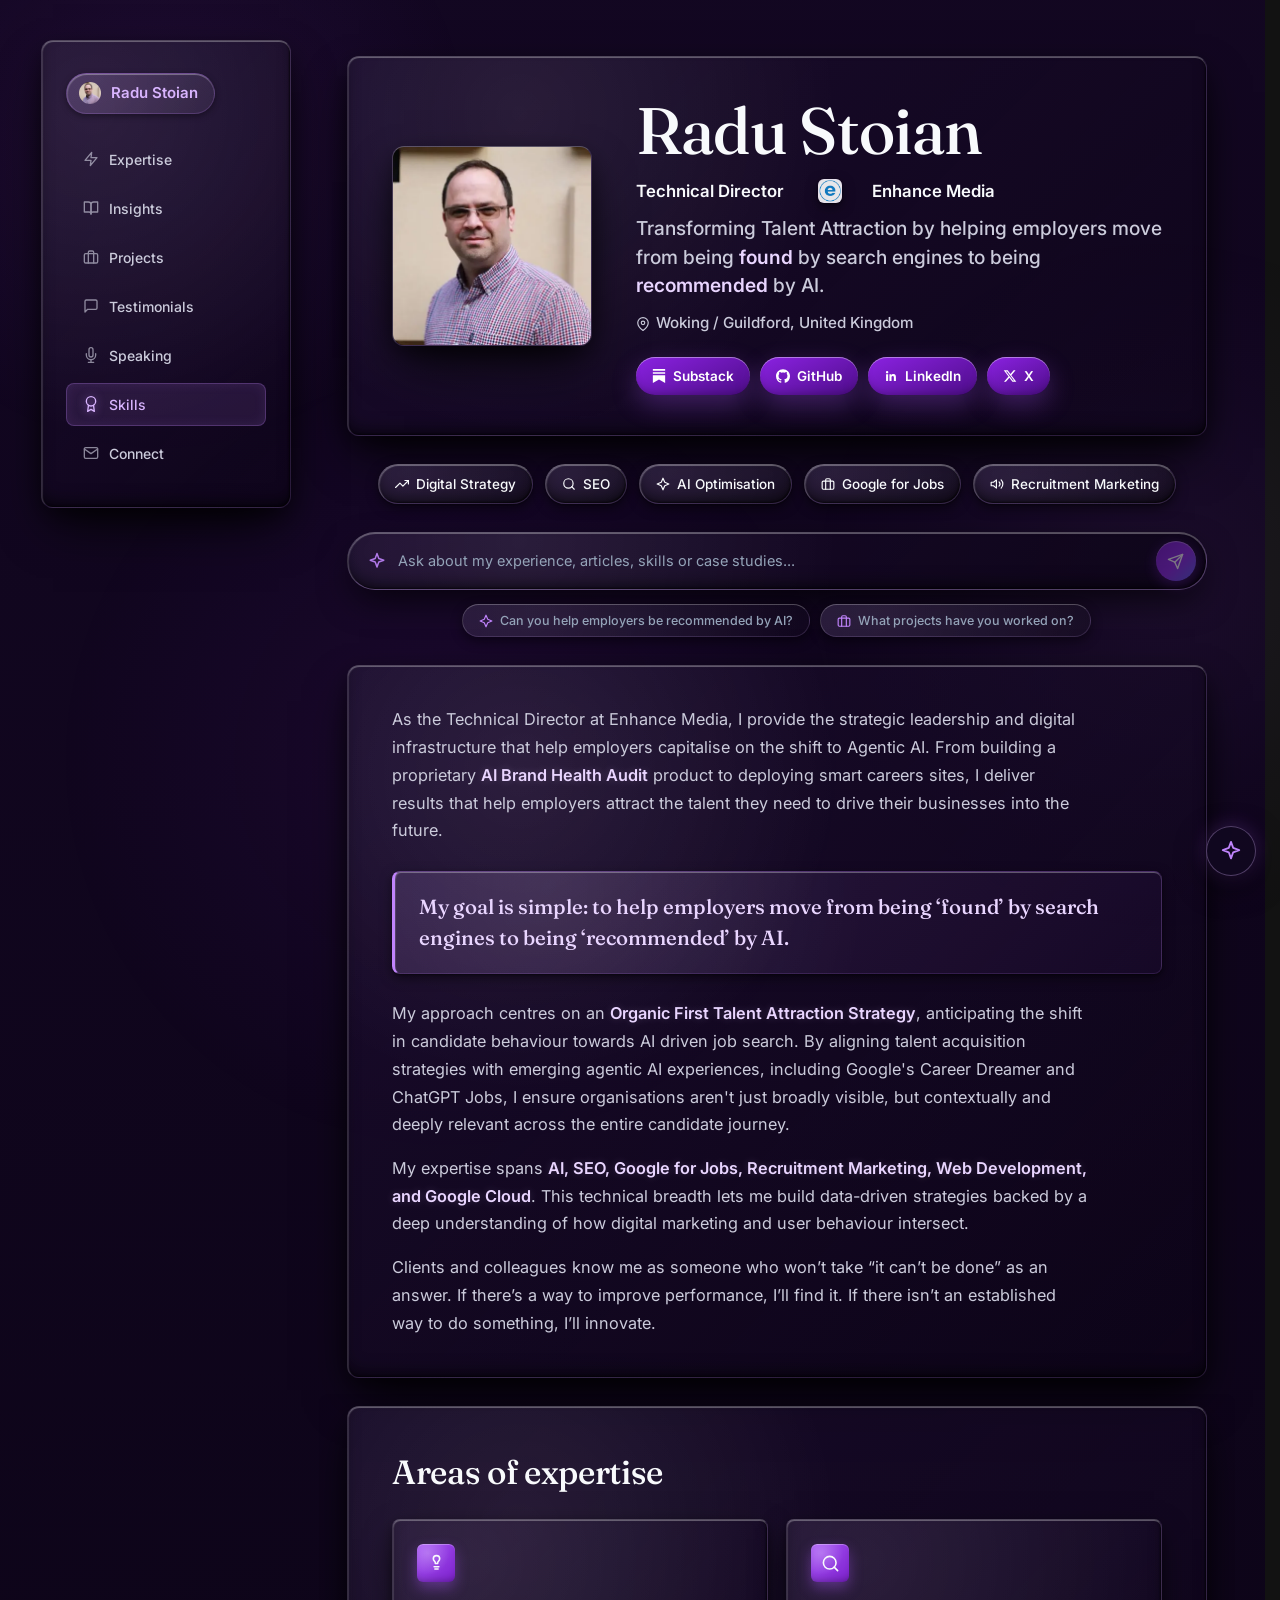
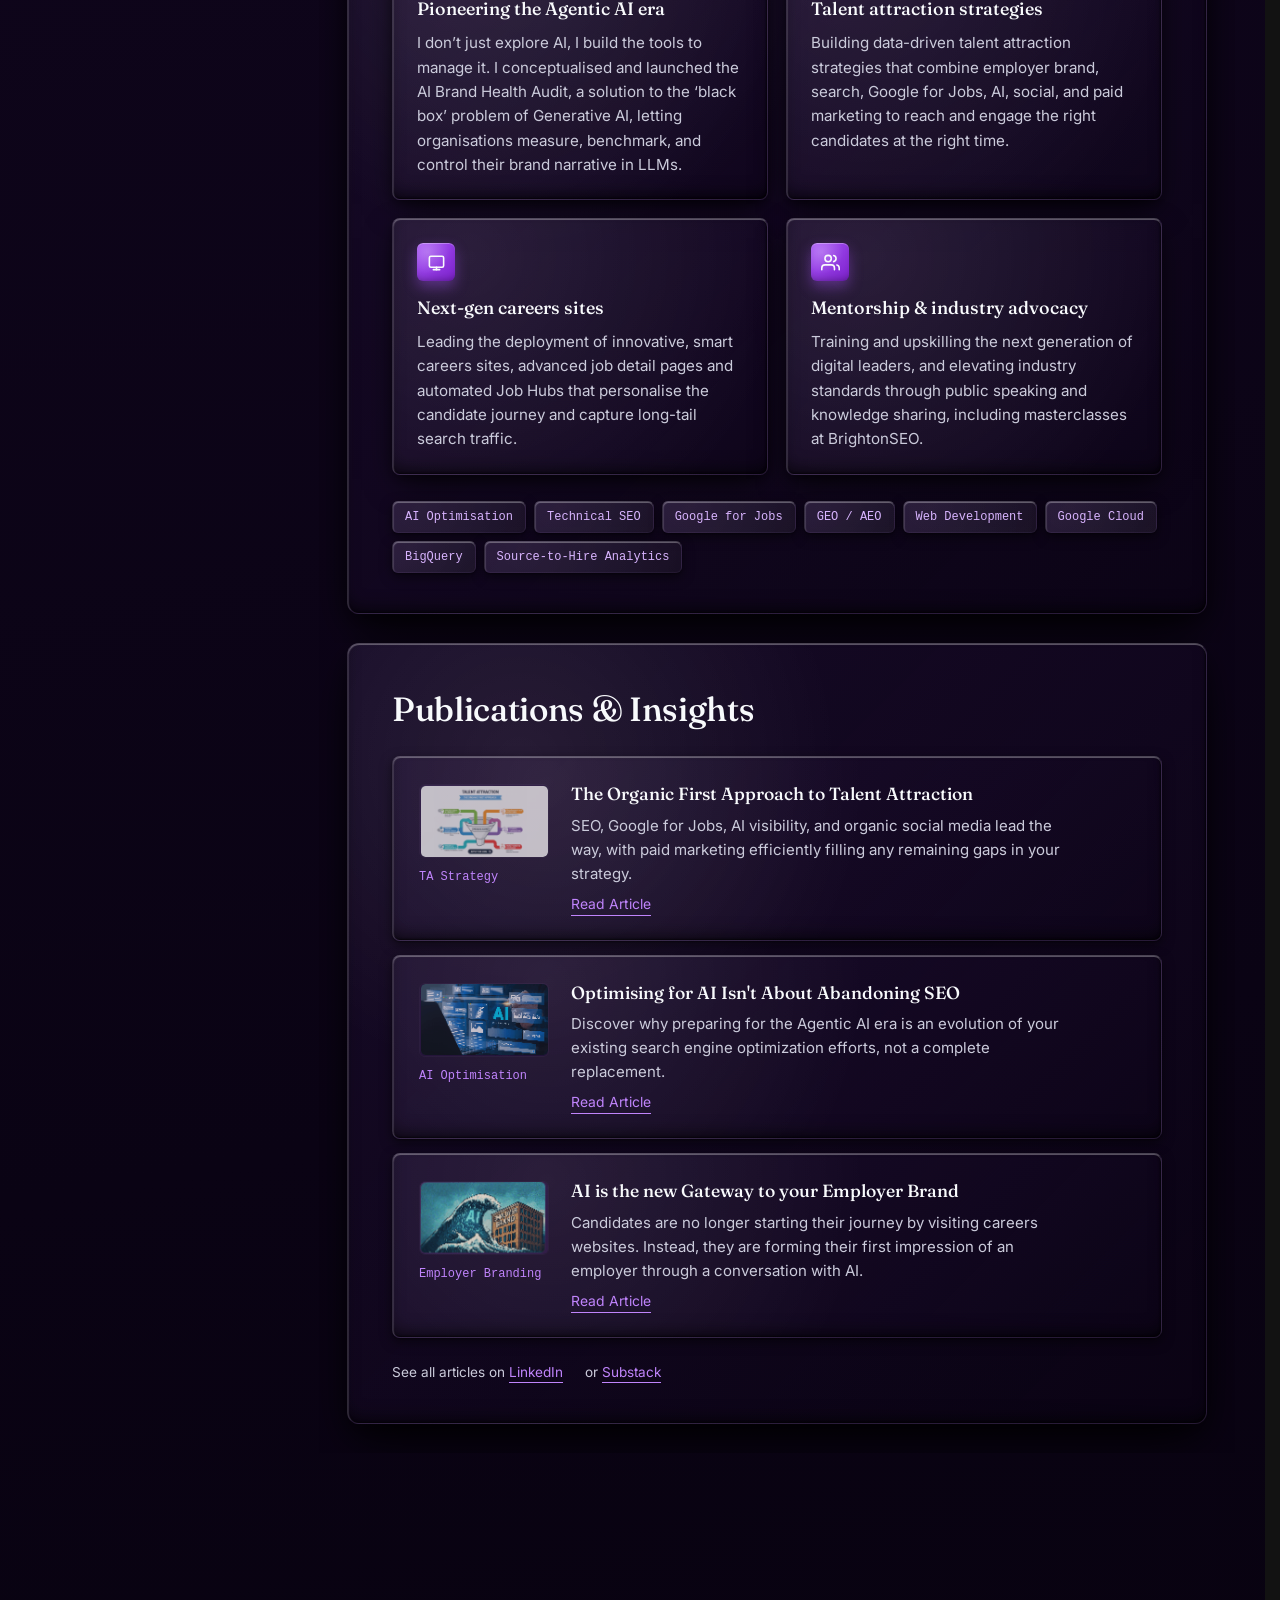
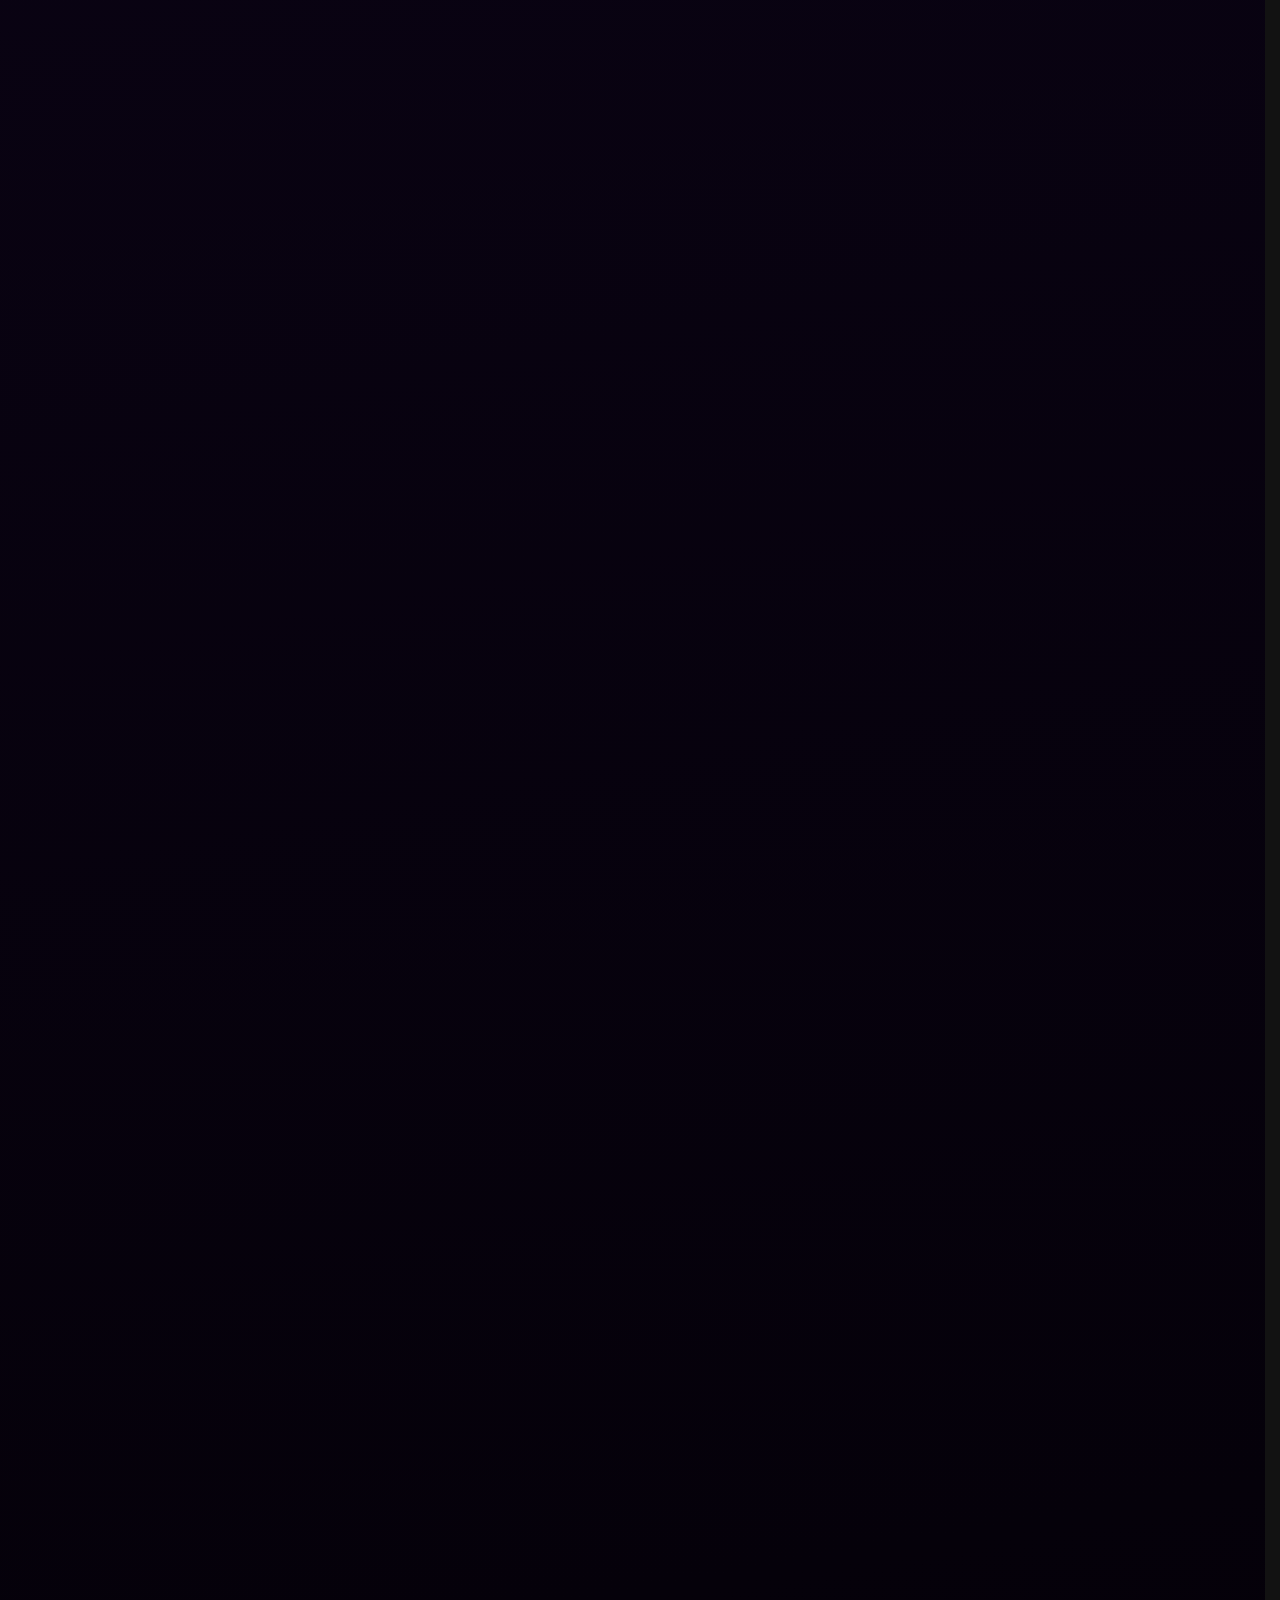
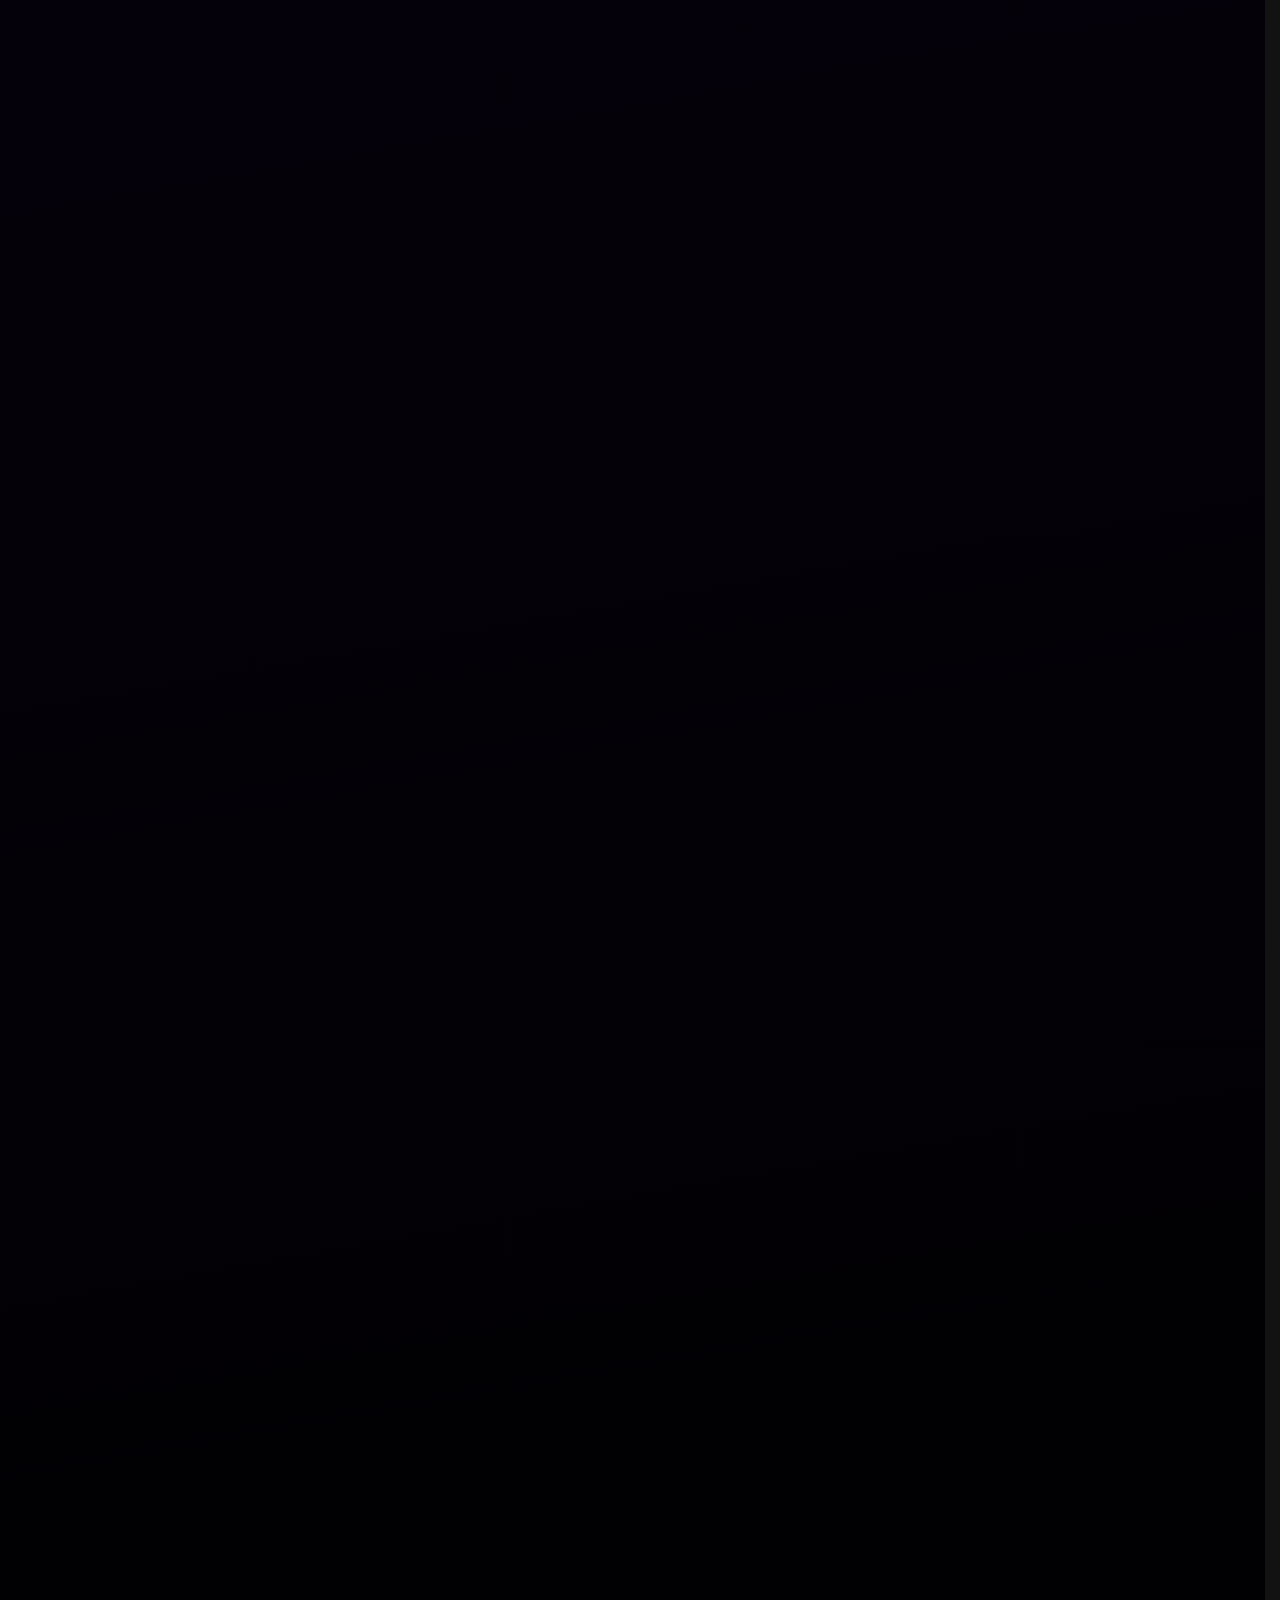
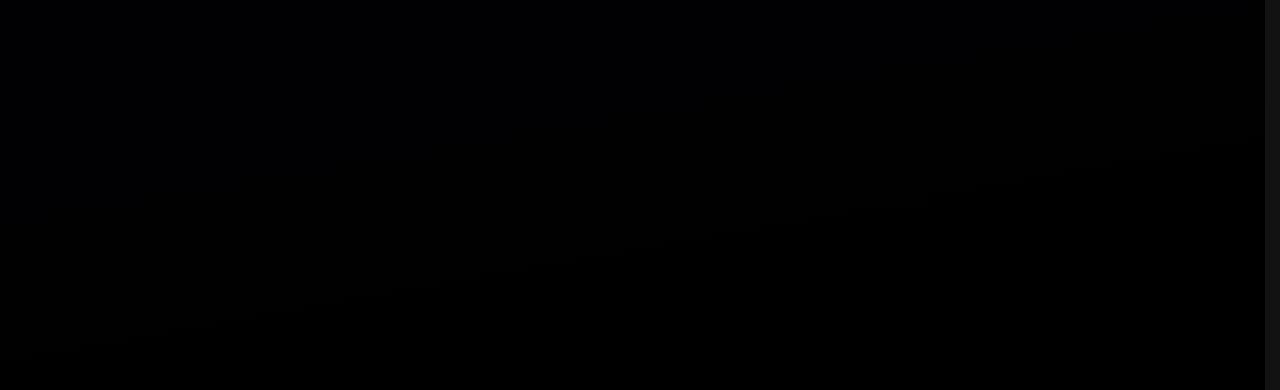
<file: index.html>
<!DOCTYPE html>
<html lang="en">
<head>
<meta charset="UTF-8">
<meta name="viewport" content="width=device-width, initial-scale=1.0, viewport-fit=cover, interactive-widget=resizes-content">
<title>Radu Stoian - Technical Director, Enhance Media</title>
<meta name="description" content="Radu Stoian is the Technical Director at Enhance Media. He helps employers move from search results to AI recommendations." />
<meta name="theme-color" content="#05010a">
<meta name="color-scheme" content="dark">
<meta name="robots" content="index, follow, max-image-preview:large">
<meta name="referrer" content="strict-origin-when-cross-origin">

<link rel="canonical" href="https://radustoian.com" />
<link rel="preload" as="image" type="image/webp" href="/radu-stoian-enhance-media.webp" fetchpriority="high">
<link rel="alternate" type="text/markdown" href="https://radustoian.com/index.md.txt" title="Markdown Version">
<link rel="describedby" type="text/markdown" href="https://radustoian.com/llms-full.txt">
<link rel="describedby" type="application/json" href="https://radustoian.com/metadata.json">
<link rel="ard" type="application/json" href="https://radustoian.com/.well-known/ard.json">
<link rel="ai-catalog" type="application/json" href="https://radustoian.com/.well-known/ai-catalog.json">
<link rel="api-catalog" type="application/linkset+json" href="https://radustoian.com/.well-known/api-catalog">
<link rel="mcp-server-card" type="application/json" href="https://radustoian.com/.well-known/mcp/server-card.json">
<link rel="mcp-server-card" type="application/json" href="https://radustoian.com/.well-known/mcp.json">
<link rel="poppy" type="application/json" href="https://radustoian.com/.well-known/poppy.json">
<link rel="icon" href="/favicon.ico" sizes="48x48">
<link rel="icon" type="image/png" sizes="32x32" href="/favicon-32x32.png">
<link rel="icon" type="image/png" sizes="16x16" href="/favicon-16x16.png">
<link rel="apple-touch-icon" sizes="180x180" href="/apple-touch-icon.png">

<!-- Open Graph / Facebook -->
<meta property="og:type" content="profile" />
<meta property="og:site_name" content="Radu Stoian" />
<meta property="og:title" content="Radu Stoian - Technical Director at Enhance Media" />
<meta property="og:description" content="Transforming TA by helping employers to be recommended by AI." />
<meta property="og:url" content="https://radustoian.com" />
<meta property="og:image" content="https://radustoian.com/radu-stoian-enhance-media.jpg" />
<meta property="og:image:width" content="640" />
<meta property="og:image:height" content="732" />
<meta property="og:image:alt" content="Portrait of Radu Stoian" />

<!-- Additional Profile Properties -->
<meta property="profile:first_name" content="Radu" />
<meta property="profile:last_name" content="Stoian" />

<!-- Twitter -->
<meta name="twitter:card" content="summary_large_image" />
<meta name="twitter:site" content="@radustoian" />
<meta name="twitter:title" content="Radu Stoian - Technical Director at Enhance Media" />
<meta name="twitter:description" content="Transforming TA by helping employers to be recommended by AI." />
<meta name="twitter:image" content="https://radustoian.com/radu-stoian-enhance-media.jpg" />

<script type="application/ld+json">
{"@context":"https://schema.org","@graph":[{"@type":"WebSite","@id":"https://radustoian.com/#website","name":"Radu Stoian","url":"https://radustoian.com/","sameAs":["http://radustoian.com/","http://www.radustoian.com/","https://www.radustoian.com/"]},{"@type":"ProfilePage","@id":"https://radustoian.com/#profilepage","mainEntity":{"@type":"Person","name":"Radu Stoian","givenName":"Radu","familyName":"Stoian","@id":"https://radustoian.com/#person","image":"https://radustoian.com/radu-stoian-enhance-media.jpg","url":"https://radustoian.com","sameAs":["https://www.linkedin.com/in/radustoian/","https://x.com/radustoian","https://radustoian.substack.com/","https://speakerdeck.com/radustoian","https://github.com/radustoian-em","https://www.google.com/search?kgmid=/g/11f0z_cqg1","https://experts.woorank.com/en/experts/radu-stoian","https://skillshop.exceedlms.com/profiles/6c9c49a5efd34efc970829ade94b0fe4","https://www.skills.google/public_profiles/0bafa027-1308-4e0e-acee-d3989a39c4c9","https://me.developers.google.com/u/radustoian","https://www.credly.com/users/radu-stoian-technical-director-enhance-media/history"],"jobTitle":"Technical Director","hasOccupation":{"@type":"Occupation","name":"Technical Director","description":"Leading digital strategy and AI innovation within the recruitment marketing sector."},"disambiguatingDescription":"Technical Director at Enhance Media specialising in AI strategy, technical SEO, and digital talent attraction.","description":"Radu Stoian is the Technical Director at Enhance Media. He manages a vibrant team of digital marketing experts and oversees the successful delivery of innovative solutions across AI, SEO, analytics, and web development. He provides the strategic leadership and digital infrastructure necessary for the Agentic AI era, helping employers achieve active recommendations from AI systems alongside high visibility on search engines.","homeLocation":{"@type":"Place","name":"Guildford, United Kingdom"},"workLocation":{"@type":"Place","name":"Woking, United Kingdom","address":{"@type":"PostalAddress","addressLocality":"Woking","addressCountry":"GB"}},"worksFor":{"@type":"Organization","name":"Enhance Media","url":"https://www.enhancemedia.co.uk/"},"knowsAbout":["Agentic AI","Artificial Intelligence (AI)","AI Optimisation","Generative AI","GEO","Google Tag Manager","Google for Jobs","International SEO","Natural Language Processing (NLP)","Public Speaking","SEO","SEO Audits","Search Engine Marketing (SEM)","Teaching Workshops","Team Leadership","Team Management","Technical SEO","Training","Web Development","WordPress","XML Sitemaps","schema.org"],"hasCredential":[{"@type":"EducationalOccupationalCredential","name":"Deploy Multi-Agent Architectures","url":"https://www.credly.com/badges/df77e0b7-f3b5-4526-b660-431885c31939","credentialCategory":"Certification","description":"Demonstrates skills in the following: building multi-agent systems with ADK, connecting agents with the Agent-to-Agent (A2A) protocol, integrating external tools using the Model Context Protocol (MCP), and deploying a complete multi-agent solution to Agent Engine.","recognizedBy":{"@type":"Organization","name":"Google"}},{"@type":"EducationalOccupationalCredential","name":"Google Cloud Generative AI Leader","url":"https://www.credly.com/badges/1c68eb06-8e06-4535-bf1e-aa6596f02a98/linked_in_profile","credentialCategory":"Certification","description":"A Generative AI Leader is a visionary professional with comprehensive knowledge of how gen AI can transform businesses. They have business-level knowledge of Google Cloud's gen AI offerings and understand how Google's AI-first approach can lead organizations toward innovative and responsible AI adoption. They influence gen AI-powered initiatives and identify opportunities across business functions and industries, using Google Cloud's enterprise-ready offerings to accelerate innovation.","recognizedBy":{"@type":"Organization","name":"Google Cloud"}},{"@type":"EducationalOccupationalCredential","name":"Bachelor of Science (BS), Organizational Management","credentialCategory":"Degree","recognizedBy":{"@type":"EducationalOrganization","name":"Henri Coanda Air Force Academy","url":"https://www.afahc.ro/index_en.html"}}],"alumniOf":[{"@type":"EducationalOrganization","name":"Henri Coanda Air Force Academy","url":"https://www.afahc.ro/index_en.html"}],"knowsLanguage":[{"@type":"Language","name":"English"},{"@type":"Language","name":"Romanian"},{"@type":"Language","name":"French"}],"subjectOf":[{"@type":"CreativeWork","@id":"https://www.linkedin.com/pulse/how-optimise-ais-chain-thought-radu-stoian-d873e/","url":"https://www.linkedin.com/pulse/how-optimise-ais-chain-thought-radu-stoian-d873e/","name":"How to optimise AI's chain of thought","author":{"@id":"https://radustoian.com/#person"}},{"@type":"CreativeWork","@id":"https://www.linkedin.com/pulse/organic-first-approach-talent-attraction-radu-stoian-augne/","url":"https://www.linkedin.com/pulse/organic-first-approach-talent-attraction-radu-stoian-augne/","name":"Organic first approach to talent attraction","author":{"@id":"https://radustoian.com/#person"}},{"@type":"CreativeWork","@id":"https://www.linkedin.com/pulse/optimising-ai-isnt-abandoning-seo-its-upgrading-radu-stoian-fwhke/","url":"https://www.linkedin.com/pulse/optimising-ai-isnt-abandoning-seo-its-upgrading-radu-stoian-fwhke/","name":"Optimising AI is an upgrade to SEO","author":{"@id":"https://radustoian.com/#person"}},{"@type":"CreativeWork","url":"https://brightonseo.com/events/october-2024/talks/masterclass-implementation-of-schemas-via-gtm","name":"BrightonSEO Masterclass","description":"Delivered masterclasses on technical SEO and digital marketing.","author":{"@id":"https://radustoian.com/#person"}},{"@type":"PodcastEpisode","url":"https://www.linkedin.com/events/breakingnews-massivechangestogo7074030922244771840/","sameAs":"https://www.youtube.com/watch?v=Mz3QAj39FFk","name":"Breaking News: Massive changes to Google job search results | ep.39","description":"Shared insights as a guest speaker on the changing landscape of Google job search results and how employers must adapt their SEO strategies.","contributor":{"@id":"https://radustoian.com/#person"}},{"@type":"PodcastEpisode","url":"https://www.linkedin.com/events/7400522688898830336/","sameAs":"https://www.youtube.com/watch?v=EO225qsp8ao","name":"2026 HR Tech Predictions - AI, Programmatic, Job Boards","description":"Featured expert speaker covering Google Jobs, SEO, and AIO trends for 2026 within the HR Tech and job board space.","contributor":{"@id":"https://radustoian.com/#person"}}]}}]}
</script>

<link rel="preconnect" href="https://fonts.googleapis.com">
<link rel="preconnect" href="https://fonts.gstatic.com" crossorigin>
<link rel="stylesheet" href="https://fonts.googleapis.com/css2?family=Fraunces:opsz,wght@9..144,500&family=Inter:wght@400;500;600&display=swap">
<style id="critical-css">@font-face{font-family:Inter Fallback;src:local("Liberation Sans"),local("Arimo"),local("Arial"),local("Helvetica Neue"),local("Helvetica");size-adjust:107.64%;ascent-override:90.44%;descent-override:22.52%;line-gap-override:0%}@font-face{font-family:Fraunces Fallback;src:local("Liberation Serif"),local("Tinos"),local("Times New Roman"),local("Georgia");size-adjust:109.9%;ascent-override:89%;descent-override:22%;line-gap-override:0%}:root{--p-50: #faf5ff;--p-100: #f3e8ff;--p-200: #e9d5ff;--p-300: #d8b4fe;--p-400: #c084fc;--p-500: #a855f7;--p-600: #4e0d89;--p-700: #7e22ce;--p-800: #6b21a8;--p-900: #3b0764;--ink: #f8fafc;--ink-soft: #cbcbdb;--paper: #05010a;--glass-fill: rgba(22, 10, 36, .58);--glass-fill-hi: rgba(32, 16, 52, .52);--glass-fill-lo: rgba(12, 4, 22, .72);--glass-border: rgba(216, 180, 254, .12);--glass-border-lo: rgba(216, 180, 254, .05);--bevel-hi: inset 1px 1px 1px rgba(255, 255, 255, .15), inset 0 1px 0 rgba(255, 255, 255, .2);--bevel-lo: inset -1px -1px 2px rgba(0, 0, 0, .6), inset 0 -10px 20px -10px rgba(0, 0, 0, .9);--bevel-hi-deep: inset 1px 1px 1px rgba(255, 255, 255, .08), inset 0 1px 0 rgba(255, 255, 255, .1);--bevel-lo-deep: inset -1px -1px 2px rgba(0, 0, 0, .8), inset 0 -10px 20px -12px rgba(0, 0, 0, .95);--sh-chip: 0 4px 12px rgba(0, 0, 0, .5), 0 1px 2px rgba(0,0,0,.4);--sh-card: 0 12px 32px -8px rgba(0, 0, 0, .8), 0 4px 12px -2px rgba(0,0,0,.5);--sh-panel: 0 24px 48px -12px rgba(0, 0, 0, .9), 0 8px 24px -4px rgba(0,0,0,.6);--sh-card-deep: 0 16px 36px rgba(0, 0, 0, .9);--sh-panel-deep: 0 32px 64px rgba(0, 0, 0, 1);--mouse-x: 20%;--mouse-y: 15%;--sheen: radial-gradient(800px circle at var(--mouse-x, 20%) var(--mouse-y, 15%), rgba(255, 255, 255, .08), transparent 40%);--sheen-hover: radial-gradient(800px circle at var(--mouse-x, 20%) var(--mouse-y, 15%), rgba(255, 255, 255, .14), transparent 50%);--sheen-deep: radial-gradient(800px circle at var(--mouse-x, 20%) var(--mouse-y, 15%), rgba(255, 255, 255, .04), transparent 40%);--radius-lg: 12px;--radius-md: 8px;--radius-sm: 6px;--font-display: "Fraunces", "Fraunces Fallback", serif;--font-body: "Inter", "Inter Fallback", sans-serif;--font-mono: ui-monospace, SFMono-Regular, Menlo, Monaco, Consolas, "Liberation Mono", "Courier New", monospace;--ease: cubic-bezier(.22, 1, .36, 1);--tilt-ease: cubic-bezier(.16, 1, .3, 1);--testimonial-card-h-desktop: 480px;--testimonial-card-h-mobile: 500px;--scrollbar-thumb: rgba(192, 132, 252, .45);--scrollbar-thumb-hover: rgba(216, 180, 254, .8);--scrollbar-track: rgba(255, 255, 255, .05)}*{box-sizing:border-box;margin:0;padding:0}@media(prefers-reduced-motion:no-preference){html{scroll-behavior:smooth}}.skip-link{position:absolute;top:-100px;left:20px;background:#8b22e2;color:#fff;padding:12px 20px;border-radius:var(--radius-sm);z-index:1000;font-weight:600;text-decoration:none;box-shadow:var(--sh-panel);transition:top .2s var(--ease)}.skip-link:focus{top:20px;outline:2px solid #ffffff}.sr-only{position:absolute;width:1px;height:1px;padding:0;margin:-1px;overflow:hidden;clip:rect(0,0,0,0);white-space:nowrap;border:0}html{scrollbar-gutter:stable}html,body{overflow-x:hidden;overflow-x:clip}body{font-family:var(--font-body);color:var(--ink);background:linear-gradient(170deg,#130722,#0a0314 40%,#05010a,#000);min-height:100vh;line-height:1.5;-webkit-font-smoothing:antialiased;padding-top:env(safe-area-inset-top);padding-bottom:env(safe-area-inset-bottom)}html:has(>body.menu-open){overflow:hidden}h1,h2,h3,.section-title{transform:translateZ(0);backface-visibility:hidden}.cursor-glow{position:fixed;top:0;left:0;width:600px;height:600px;background:radial-gradient(circle,rgba(168,85,247,.12) 0%,transparent 70%);border-radius:50%;pointer-events:none;transform:translate3d(-1000px,-1000px,0);z-index:0;opacity:0;transition:opacity .3s ease;will-change:transform}@media(hover:none)or (pointer:coarse)or (prefers-reduced-motion:reduce){.cursor-glow{display:none!important}}.orb{position:fixed;border-radius:50%;pointer-events:none;z-index:0;will-change:transform}.orb-a{width:640px;height:640px;top:-180px;left:-160px;background:radial-gradient(circle,rgba(168,85,247,.08) 0%,rgba(168,85,247,.03) 40%,transparent 70%)}.orb-b{width:720px;height:720px;top:25%;right:-240px;background:radial-gradient(circle,rgba(192,132,252,.06) 0%,rgba(192,132,252,.02) 40%,transparent 70%)}.orb-c{width:800px;height:800px;bottom:-260px;left:4%;background:radial-gradient(circle,rgba(147,51,234,.08) 0%,rgba(147,51,234,.03) 40%,transparent 70%)}@media(prefers-reduced-motion:no-preference){.orb-a{animation:float-a 26s ease-in-out infinite}.orb-b{animation:float-b 32s ease-in-out infinite}.orb-c{animation:float-c 36s ease-in-out infinite}}@keyframes float-a{0%,to{transform:translateZ(0)}50%{transform:translate3d(40px,60px,0)}}@keyframes float-b{0%,to{transform:translateZ(0)}50%{transform:translate3d(-50px,40px,0)}}@keyframes float-c{0%,to{transform:translateZ(0)}50%{transform:translate3d(30px,-50px,0)}}.app-layout{display:flex;align-items:flex-start;max-width:1240px;margin:0 auto;gap:56px;padding:0 28px;position:relative;z-index:10}.wrap{position:relative;z-index:1;flex-grow:1;max-width:860px;min-width:0;margin:0;padding:40px 0 120px}body.ask-overlay-open .wrap{z-index:auto}.navbar{position:sticky;top:40px;z-index:50;width:250px;flex-shrink:0;margin-top:40px}.nav-glass{position:relative;overflow:hidden;overscroll-behavior:contain;display:flex;flex-direction:column;align-items:flex-start;gap:24px;padding:32px 24px;border-radius:var(--radius-lg);background:var(--sheen),linear-gradient(135deg,#1e0f32a6,#0c041673);border:1px solid var(--glass-border);border-top-color:#ffffff40;border-left-color:#ffffff26;box-shadow:var(--bevel-hi),var(--bevel-lo),var(--sh-panel)}.nav-home{display:inline-flex;align-items:center;justify-content:flex-start;gap:10px;padding:8px 16px 8px 12px;border-radius:999px;color:var(--p-300);background:var(--sheen),linear-gradient(135deg,#c084fc26,#a855f705);background-color:#c084fc00;box-shadow:var(--bevel-hi),0 2px 6px #0006;text-decoration:none;flex-shrink:0;border:1px solid rgba(192,132,252,.2);border-top-color:#c084fc66;border-left-color:#c084fc4d;transform:translateZ(0);backface-visibility:hidden;transition:transform .25s var(--tilt-ease),box-shadow .25s var(--tilt-ease),color .25s var(--ease),background-color .25s var(--ease),border-color .25s var(--ease)}.nav-home:hover,.nav-home:focus-visible{color:var(--p-100);box-shadow:var(--bevel-hi),0 6px 16px #a855f74d;background-color:#c084fc24;border-top-color:#c084fc80;border-left-color:#c084fc66;outline:none}@media(prefers-reduced-motion:no-preference){.nav-home:hover,.nav-home:focus-visible{transform:translate3d(0,-2px,0)}}.nav-home img{width:22px;height:22px;flex-shrink:0;border-radius:50%;object-fit:cover}.nav-home-text{font-weight:600;font-size:15px;color:inherit;white-space:nowrap}.nav-links{display:flex;flex-direction:column;gap:6px;width:100%;list-style:none;font-size:14px;font-weight:500;color:var(--ink-soft);scroll-target-group:auto}.nav-links a{display:flex;align-items:center;gap:10px;padding:10px 16px;border-radius:var(--radius-md);text-decoration:none;color:var(--ink-soft);border:1px solid transparent;white-space:nowrap;transition:color .25s var(--ease),background-color .25s var(--ease),border-color .25s var(--ease),box-shadow .25s var(--ease)}.nav-links a:is(:hover,:focus-visible,:target-current,.active){background:#c084fc1f;color:var(--p-300);border-color:#c084fc47;outline:none;box-shadow:inset 0 0 12px #c084fc1a}.nav-icon{width:16px;height:16px;opacity:.65;transition:opacity .25s var(--ease);flex-shrink:0}.nav-links a:is(:hover,:focus-visible,:target-current,.active) .nav-icon{opacity:1;filter:drop-shadow(0 0 4px rgba(192,132,252,.6))}.nav-backdrop{display:none;position:fixed;inset:0;background:#05010ad1;z-index:90;opacity:0;pointer-events:none;overflow:hidden;overscroll-behavior:contain;touch-action:none;transition:opacity .25s var(--ease)}.nav-toggle{display:none;cursor:pointer;padding:12px;border-radius:50%;color:var(--ink);position:fixed;top:calc(20px + env(safe-area-inset-top));right:calc(20px + env(safe-area-inset-right));z-index:100;rotate:0deg;scale:1;transition:rotate .3s var(--ease),scale .2s var(--ease);background:var(--sheen),linear-gradient(135deg,#1e0f32e6,#0c0416d1);border:1px solid var(--glass-border);border-top-color:#ffffff40;border-left-color:#ffffff26;box-shadow:var(--bevel-hi),0 8px 24px #0009}.nav-toggle svg{width:24px;height:24px;display:block}.nav-toggle .nav-icon-close,.nav-toggle[aria-expanded=true] .nav-icon-menu{display:none}.nav-toggle[aria-expanded=true] .nav-icon-close{display:block}@media(prefers-reduced-motion:no-preference){.nav-toggle:hover{scale:1.05}.nav-toggle[aria-expanded=true]{rotate:90deg}}@media(max-width:960px){.app-layout{flex-direction:column;gap:0;padding:0}.nav-toggle,.nav-backdrop{display:block}.nav-backdrop.active{opacity:1;pointer-events:auto}.navbar{position:fixed;top:calc(76px + env(safe-area-inset-top));right:calc(20px + env(safe-area-inset-right));width:min(280px,calc(100vw - 40px));margin:0;z-index:99;opacity:0;pointer-events:none;transform:translateY(-10px) scale(.95);transform-origin:top right;transition:opacity .25s var(--ease),transform .25s var(--tilt-ease)}.navbar.mobile-open{opacity:1;pointer-events:auto;transform:translateY(0) scale(1)}.nav-glass{padding:16px;border-radius:var(--radius-lg);gap:12px;background:var(--sheen),linear-gradient(135deg,#180c2af5,#0a0412f0)}.nav-home{width:100%;margin-bottom:8px}.nav-links{display:flex}.nav-links a{padding:12px 16px;min-height:44px}.wrap{padding:0 24px 120px;width:100%;margin-top:40px}}.panel{position:relative;border-radius:var(--radius-lg);padding:40px 44px;margin-bottom:28px;background:var(--sheen),linear-gradient(135deg,#1e0f329e,#0c04166b);border:1px solid var(--glass-border);border-top-color:#ffffff40;border-left-color:#ffffff26;box-shadow:var(--bevel-hi),var(--bevel-lo),var(--sh-panel)}@media(max-width:640px){.wrap{padding:0 16px 80px}.panel{padding:24px 16px}.expertise-card{padding:20px 16px}.talk-item{padding:18px 16px}.connect-panel{padding:36px 16px}.highlights-grid{gap:8px;margin-bottom:20px}.highlights-grid .highlight-tag{padding:8px 13px;font-size:12.5px}.slider-controls{flex-wrap:wrap;justify-content:space-between;gap:14px}.testimonial-note{width:100%;margin-bottom:8px;padding-right:0}}.panel--deep{background:var(--sheen-deep),linear-gradient(135deg,#12081e8c,#06020c59);border-top-color:#ffffff1f;border-left-color:#ffffff14;box-shadow:var(--bevel-hi-deep),var(--bevel-lo-deep),var(--sh-panel-deep)}.card-3d,.hero.panel,#about .panel{background-color:#a855f700;transform:translateZ(0);backface-visibility:hidden;transition:transform .3s var(--tilt-ease),box-shadow .3s var(--tilt-ease),background-color .3s var(--ease),border-color .3s var(--ease)}.card-3d:before,.hero.panel:before,#about .panel:before{content:"";position:absolute;inset:0;border-radius:inherit;pointer-events:none;z-index:-1}@media(hover:hover)and (pointer:fine){.card-3d:where(:not(.pill-link):not(.btn-solid):not(.ask-chip)):hover{background-color:#a855f714;border-top-color:#ffffff61;border-left-color:#ffffff38;box-shadow:var(--bevel-hi),var(--bevel-lo),var(--sh-panel-deep)}.hero.panel:hover,#about .panel:hover{background-color:#a855f712;border-top-color:#ffffff61;border-left-color:#ffffff38;box-shadow:var(--bevel-hi),var(--bevel-lo),var(--sh-panel)}@media(prefers-reduced-motion:no-preference){.card-3d:where(:not(.pill-link):not(.btn-solid):not(.ask-chip)):hover{transform:translate3d(0,-3px,0)}.hero.panel:hover,#about .panel:hover{transform:translate3d(0,-4px,0)}.card-3d:hover:before,.hero.panel:hover:before,#about .panel:hover:before{inset:-2px -2px -8px;pointer-events:auto}}}.hero{margin-top:16px;display:grid;grid-template-columns:200px 1fr;gap:44px;align-items:center}@media(max-width:640px){.hero{grid-template-columns:1fr;text-align:center;gap:28px}.hero-portrait{margin:0 auto}.hero .location,.hero-title-row,.hero-links{justify-content:center}}.hero .location{display:flex;align-items:center;gap:6px;margin-top:12px;font-size:.95rem;color:var(--ink-soft);font-weight:500}.hero-portrait{position:relative;width:200px;height:200px;border-radius:var(--radius-lg);background:var(--sheen),linear-gradient(135deg,#1e0f328c,#0c041659);border:1px solid var(--glass-border);border-top-color:#ffffff40;border-left-color:#ffffff26;box-shadow:var(--bevel-hi),var(--bevel-lo),var(--sh-panel)}.hero-portrait img{width:100%;height:100%;object-fit:cover;display:block;position:relative;z-index:1;border-radius:calc(var(--radius-lg) - 1px)}.hero-portrait .fallback{width:100%;height:100%;display:flex;align-items:center;justify-content:center;font-family:var(--font-display);font-size:4rem;font-weight:500;color:#fff;background:linear-gradient(150deg,var(--p-700),var(--p-900));position:relative;z-index:1;border-radius:calc(var(--radius-lg) - 1px)}.hero-title-row{display:flex;align-items:center;gap:16px;margin-top:14px;margin-bottom:6px;flex-wrap:wrap}.hero h1{font-family:var(--font-display);font-weight:500;font-size:clamp(2.6rem,5.4vw,4.1rem);line-height:1.03;color:var(--ink);letter-spacing:-.01em}.hero .company-info{display:flex;align-items:center;gap:8px;font-size:1.05rem;color:var(--ink);font-weight:600}.hero .company-info img{width:24px;height:24px;margin-right:22px;border-radius:var(--radius-sm);border:1px solid var(--glass-border);box-shadow:var(--sh-chip);background:#ffffffe6}.em-link{color:inherit;text-decoration:none;display:inline-flex;align-items:center;gap:4px}.em-arrow{width:14px;height:14px;opacity:0;translate:-4px 4px;transition:opacity .25s var(--ease),translate .25s var(--ease);color:var(--p-400)}.em-link:hover .em-arrow{opacity:1;translate:0 0}.hero .role{margin-top:10px;font-size:1.2rem;color:var(--ink-soft);font-weight:500}.hero .role em{font-style:normal;color:var(--p-200);font-weight:600}.hero .role a{color:var(--p-400);text-decoration:none;border-bottom:1px solid var(--p-400)}.hero .role a:hover{color:var(--p-300);border-color:var(--p-300)}.hero-links{margin-top:22px;display:flex;gap:10px;flex-wrap:wrap}.pill-link{position:relative;display:inline-flex;align-items:center;gap:7px;padding:9px 16px;border-radius:999px;background:linear-gradient(155deg,#8b22e2,var(--p-600));color:#fff;font-weight:600;font-size:13.5px;text-decoration:none;transform:translateZ(0);backface-visibility:hidden;transition:transform .3s var(--tilt-ease),box-shadow .3s var(--tilt-ease);box-shadow:inset 0 1px #fff6,inset 0 -6px 10px -6px #0000004d,0 10px 26px #a855f74d}.pill-link:hover{box-shadow:inset 0 1px #ffffff80,inset 0 -6px 10px -6px #0000004d,0 16px 36px #a855f780}@media(prefers-reduced-motion:no-preference){.pill-link:hover{transform:translate3d(0,-2px,0)}}.pill-link svg{width:14px;height:14px}.highlights-grid{display:flex;flex-wrap:wrap;justify-content:center;gap:12px;margin-bottom:28px}.highlights-grid .highlight-tag{position:relative;display:inline-flex;align-items:center;gap:7px;padding:9px 16px;border-radius:999px;background:var(--sheen),linear-gradient(135deg,#201036b8,#0e051a8c);background-color:#a855f700;border:1px solid var(--glass-border);border-top-color:#ffffff4d;border-left-color:#fff3;font-size:13.5px;font-weight:500;color:var(--ink);text-decoration:none;box-shadow:var(--bevel-hi),var(--bevel-lo),var(--sh-chip);transform:translateZ(0);backface-visibility:hidden;transition:transform .3s var(--tilt-ease),box-shadow .3s var(--tilt-ease),background-color .3s var(--ease),border-color .3s var(--ease)}.highlights-grid .highlight-tag:hover{background-color:#a855f71a;border-top-color:#ffffff73;border-left-color:#ffffff59;box-shadow:var(--bevel-hi),var(--bevel-lo),var(--sh-card),0 0 16px #a855f726}@media(prefers-reduced-motion:no-preference){.highlights-grid .highlight-tag:hover{transform:translate3d(0,-2px,0)}}.highlights-grid .highlight-tag svg{width:14px;height:14px}section{scroll-margin-top:96px}section[id]:focus{outline:none}section[id]:focus-visible{outline:2px solid var(--p-400);outline-offset:4px;border-radius:var(--radius-lg)}#expertise,#insights,#projects,#testimonials,#speaking,#skills,#connect{content-visibility:auto;padding:12px 28px 1px;margin:-12px -28px 0}@media(max-width:640px){#expertise,#insights,#projects,#testimonials,#speaking,#skills,#connect{padding:12px 16px 1px;margin:-12px -16px 0}}#expertise{contain-intrinsic-block-size:auto 42rem}#insights{contain-intrinsic-block-size:auto 46rem}#projects{contain-intrinsic-block-size:auto 38rem}#testimonials{contain-intrinsic-block-size:auto 42rem}#speaking{contain-intrinsic-block-size:auto 44rem}#skills{contain-intrinsic-block-size:auto 26rem}#connect{contain-intrinsic-block-size:auto 24rem}.wrap>footer{content-visibility:auto;contain-intrinsic-block-size:auto 8rem}.section-title{font-family:var(--font-display);font-weight:500;font-size:clamp(1.6rem,3vw,2.1rem);color:var(--ink);margin-bottom:22px;letter-spacing:-.01em}.lede{font-size:1.08rem;color:var(--ink-soft);max-width:40rem;line-height:1.65}.lede+.lede{margin-top:14px}#about p{font-size:1.02rem;color:var(--ink-soft);max-width:43.7rem;line-height:1.7}#about p+p{margin-top:16px}#about strong,.connect-panel strong{color:var(--p-200);font-weight:600;text-shadow:0 0 8px rgba(233,213,255,.2)}.mission-line{position:relative;overflow:hidden;font-family:var(--font-display);font-style:normal;font-weight:500;font-size:1.28rem;color:var(--p-200);background:var(--sheen),linear-gradient(135deg,#c084fc1f,#a855f70a);border-radius:var(--radius-md);border:1px solid rgba(192,132,252,.15);border-left:3px solid var(--p-400);border-top-color:#c084fc4d;box-shadow:var(--bevel-hi),var(--sh-chip);padding:20px 24px;margin:26px 0;line-height:1.5}.icon{width:14px;height:14px;flex-shrink:0}::selection{background:var(--p-400);color:#000}a{-webkit-tap-highlight-color:transparent}a:focus-visible,button:focus-visible{outline:2px solid var(--p-400);outline-offset:2px;border-radius:4px}.ask-backdrop{position:fixed;inset:0;background:#05010ad6;z-index:940;opacity:0;pointer-events:none;transition:opacity .25s var(--ease)}.ask-section{position:relative;width:100%;margin-bottom:28px;scroll-margin-top:32px;font-family:var(--font-body)}.ask-bar-wrap{position:relative;width:100%}.ask-input-form{display:flex;align-items:flex-end;gap:12px;width:100%;background:var(--sheen, none),linear-gradient(135deg,#1c0d30e6,#0c0416cc);border:1px solid rgba(216,180,254,.32);border-top-color:#ffffff47;border-left-color:#ffffff2e;border-radius:28px;padding:8px 10px 8px 20px;box-shadow:var(--bevel-hi, inset 0 1px 0 rgba(255, 255, 255, .18)),var(--bevel-lo, inset 0 -4px 10px rgba(0, 0, 0, .5)),0 14px 36px -8px #000000c7;transition:border-color .22s ease,box-shadow .22s ease,background .22s ease}.ask-input-form:hover,.ask-input-form:focus-within,.ask-section.is-active .ask-input-form{border-color:#a855f7;box-shadow:0 0 0 2px #a855f747,0 18px 44px -8px #000000e6,0 0 28px #a855f738}.ask-input-form.is-locked{opacity:.72;cursor:pointer}.ask-input-icon{width:18px;height:18px;margin-bottom:11px;color:#c084fc;display:inline-flex;align-items:center;justify-content:center;flex-shrink:0;opacity:.9}.ask-input-icon svg{width:100%;height:100%}.ask-input{flex:1 1 auto;min-width:0;width:100%;height:auto;field-sizing:content;min-block-size:40px;max-block-size:120px;max-height:120px;background:transparent;border:none;outline:none;color:#f8fafc;font-family:var(--font-body);font-size:14.5px;line-height:20px;padding:10px 0;resize:none;overflow-y:auto;display:block}.ask-input:disabled{pointer-events:none;cursor:pointer}.ask-input::placeholder{color:#94a3b8;opacity:1;white-space:nowrap;overflow:hidden;text-overflow:ellipsis}.ask-send-btn{width:40px;height:40px;border-radius:50%;border:none;background:linear-gradient(135deg,#7e22ce,#9333ea 55%,#6366f1);color:#fff;display:inline-flex;align-items:center;justify-content:center;cursor:pointer;flex-shrink:0;scale:1;box-shadow:inset 0 1px #ffffff59,0 4px 14px #9333ea73;transition:scale .2s ease,box-shadow .2s ease,opacity .2s ease}.ask-send-btn svg{width:17px;height:17px}.ask-send-btn:hover:not(:disabled){box-shadow:inset 0 1px #ffffff73,0 6px 20px #a855f7a6}@media(prefers-reduced-motion:no-preference){.ask-send-btn:hover:not(:disabled){scale:1.06}}.ask-send-btn:focus-visible{outline:2px solid #a855f7;outline-offset:2px}.ask-send-btn:disabled{opacity:.45;cursor:not-allowed;scale:1}.ask-suggestions{display:flex;flex-wrap:wrap;justify-content:center;gap:10px;margin-top:14px}.ask-chip{appearance:none;-webkit-appearance:none;position:relative;display:inline-flex;align-items:center;justify-content:center;gap:7px;padding:8px 16px;border-radius:999px;background:var(--sheen, none),linear-gradient(135deg,#201036b8,#0e051a85);background-color:#a855f700;border:1px solid rgba(216,180,254,.16);border-top-color:#ffffff42;border-left-color:#ffffff2e;font-family:var(--font-body);font-size:12.5px;font-weight:500;color:#94a3b8;cursor:pointer;box-shadow:0 4px 12px #00000073;transform:translateZ(0);backface-visibility:hidden;transition:transform .25s var(--ease),box-shadow .25s ease,border-color .25s ease,color .2s ease,background-color .25s ease}.ask-chip svg,.ask-chip-icon{width:14px;height:14px;flex-shrink:0;color:#c084fc;scale:1;transition:color .2s ease,scale .2s ease}.ask-chip:hover:not(:disabled),.ask-chip:focus-visible{color:#fff;border-color:#c084fc7a;border-top-color:#ffffff6b;background-color:#a855f71f;box-shadow:0 8px 22px #0009,0 0 16px #a855f738;outline:none}@media(prefers-reduced-motion:no-preference){.ask-chip:hover:not(:disabled),.ask-chip:focus-visible{transform:translate3d(0,-2px,0)}}.ask-chip:hover:not(:disabled) svg,.ask-chip:hover:not(:disabled) .ask-chip-icon,.ask-chip:focus-visible svg,.ask-chip:focus-visible .ask-chip-icon{color:#e9d5ff}@media(prefers-reduced-motion:no-preference){.ask-chip:hover:not(:disabled) svg,.ask-chip:hover:not(:disabled) .ask-chip-icon,.ask-chip:focus-visible svg,.ask-chip:focus-visible .ask-chip-icon{scale:1.12}}.ask-chip:disabled{opacity:.5;cursor:not-allowed}.ask-answer-panel{position:absolute;top:calc(100% + 14px);left:0;right:0;z-index:955;height:auto;max-height:0;overflow:hidden;opacity:0;visibility:hidden;pointer-events:none;transform:translateY(-8px)}.ask-answer-footer #askFollowupForm{display:none}.nlweb-launcher{position:fixed;bottom:calc(24px + env(safe-area-inset-bottom,0px));right:calc(24px + env(safe-area-inset-right,0px));z-index:9999;display:inline-flex;align-items:center;justify-content:center;width:50px;height:50px;padding:0;background:#120820f0;color:var(--ink);border:1px solid rgba(216,180,254,.32);border-radius:50%;cursor:pointer;transform:translateZ(0);backface-visibility:hidden;box-shadow:0 10px 30px #0009,0 0 20px #a855f747;transition:transform .25s var(--ease),border-color .25s ease,box-shadow .25s ease,opacity .25s ease;user-select:none;-webkit-tap-highlight-color:transparent}.nlweb-launcher:hover{border-color:#d8b4fe8c;box-shadow:0 14px 36px #000000bf,0 0 28px #a855f780}.nlweb-launcher:focus-visible{outline:2px solid var(--p-500);outline-offset:3px}.nlweb-launcher-icon{width:22px;height:22px;color:#c084fc;display:flex;align-items:center;justify-content:center;flex-shrink:0;transition:transform .25s ease}@media(prefers-reduced-motion:no-preference){.nlweb-launcher:hover{transform:translate3d(0,-2px,0)}.nlweb-launcher:active{transform:translateZ(0)}.nlweb-launcher:hover .nlweb-launcher-icon{transform:rotate(15deg) scale(1.12)}}@media(max-width:640px){.nlweb-launcher{bottom:max(20px,calc(14px + env(safe-area-inset-bottom,0px)));right:max(16px,env(safe-area-inset-right,0px));width:48px;height:48px}.ask-section{margin-bottom:20px;scroll-margin-top:max(16px,env(safe-area-inset-top,0px))}.ask-input-form{border-radius:24px;padding:6px 8px 6px 14px;gap:8px}.ask-input-icon{margin-bottom:9px}.ask-input{font-size:16px;line-height:22px;min-block-size:36px;padding:7px 0}.ask-send-btn{width:36px;height:36px}.ask-suggestions{gap:8px;margin-top:10px}.ask-suggestions .ask-chip:nth-child(n+2){display:none}.ask-chip{padding:7px 13px;font-size:12px;gap:6px}}</style>
<link rel="preload" as="style" href="/styles.css?v=5.3">
<link rel="stylesheet" href="/styles.css?v=5.3" media="print" data-async-style>
<noscript><link rel="stylesheet" href="/styles.css?v=5.3"></noscript>
<script src="/js/script.js?v=5.1" defer></script>
<script src="/js/webmcp.js?v=5.2" defer fetchpriority="low"></script>
<script src="/js/chat-widget.js?v=5.0" defer fetchpriority="low"></script>
</head>
<body id="top">

<div class="orb orb-a"></div>
<div class="orb orb-b"></div>
<div class="orb orb-c"></div>
<div class="cursor-glow" id="cursorGlow"></div>

<div class="app-layout">
  <button class="nav-toggle" id="navToggle" aria-label="Toggle navigation" aria-expanded="false">
    <svg class="nav-icon-menu" viewBox="0 0 24 24" stroke="currentColor" stroke-width="2" stroke-linecap="round" aria-hidden="true" focusable="false"><use href="icons.svg#icon-menu"></use></svg>
    <svg class="nav-icon-close" viewBox="0 0 24 24" stroke="currentColor" stroke-width="2" stroke-linecap="round" aria-hidden="true" focusable="false"><use href="icons.svg#icon-close"></use></svg>
  </button>
  <div class="nav-backdrop" id="navBackdrop" aria-hidden="true"></div>
  <div class="ask-backdrop" id="askBackdrop" aria-hidden="true"></div>
  
  <nav class="navbar" id="navbar" aria-label="Main Navigation">
    <div class="nav-glass">
      <a href="#top" class="nav-home" aria-label="Radu Stoian - Back to top">
        <img src="/radu-stoian-enhance-media.webp" width="22" height="22" alt="Radu Stoian Technical Director Enhance Media headshot" decoding="async">
        <span class="nav-home-text">Radu Stoian</span>
      </a>
      
      <ul class="nav-links" id="navLinks">
        <li><a href="#expertise"><svg class="nav-icon" viewBox="0 0 24 24" aria-hidden="true" focusable="false"><use href="icons.svg#icon-expertise"></use></svg> Expertise</a></li>
        <li><a href="#insights"><svg class="nav-icon" viewBox="0 0 24 24" aria-hidden="true" focusable="false"><use href="icons.svg#icon-insights"></use></svg> Insights</a></li>
        <li><a href="#projects"><svg class="nav-icon" viewBox="0 0 24 24" aria-hidden="true" focusable="false"><use href="icons.svg#icon-projects"></use></svg> Projects</a></li>
        <li><a href="#testimonials"><svg class="nav-icon" viewBox="0 0 24 24" aria-hidden="true" focusable="false"><use href="icons.svg#icon-testimonials"></use></svg> Testimonials</a></li>
        <li><a href="#speaking"><svg class="nav-icon" viewBox="0 0 24 24" aria-hidden="true" focusable="false"><use href="icons.svg#icon-speaking"></use></svg> Speaking</a></li>
        <li><a href="#skills"><svg class="nav-icon" viewBox="0 0 24 24" aria-hidden="true" focusable="false"><use href="icons.svg#icon-skills"></use></svg> Skills</a></li>
        <li><a href="#connect"><svg class="nav-icon" viewBox="0 0 24 24" aria-hidden="true" focusable="false"><use href="icons.svg#icon-connect"></use></svg> Connect</a></li>
      </ul>
    </div>
  </nav>

  <main class="wrap" id="main">

    <header class="hero panel">
      <div class="hero-portrait card-3d">
        <img src="/radu-stoian-enhance-media.webp" width="200" height="200" alt="Radu Stoian Technical Director Enhance Media headshot" fetchpriority="high" decoding="async">
        <div class="fallback" style="display:none;">RS</div>
      </div>
      <div>
        <h1>Radu Stoian</h1>
        <div class="hero-title-row">
          <div class="company-info">
            <a href="https://www.linkedin.com/in/radustoian/" target="_blank" rel="noopener" class="em-link">
              Technical Director
              <svg class="em-arrow" viewBox="0 0 24 24" aria-hidden="true" focusable="false"><use href="icons.svg#icon-arrow"></use></svg>
            </a>
          </div>
          <div class="company-info">
            <img src="/enhance-media-small-logo.webp" width="24" height="24" alt="Enhance Media Logo" decoding="async">
            <a href="https://www.enhancemedia.co.uk/" target="_blank" rel="noopener" class="em-link">
              Enhance Media
              <svg class="em-arrow" viewBox="0 0 24 24" aria-hidden="true" focusable="false"><use href="icons.svg#icon-arrow"></use></svg>
            </a>
          </div>
        </div>
        <p class="role">Transforming Talent Attraction by helping employers move from being <em>found</em> by search engines to being <em>recommended</em> by AI.</p>
        <div class="location">
          <svg class="icon" viewBox="0 0 24 24" aria-hidden="true" focusable="false"><use href="icons.svg#icon-location"></use></svg>
          Woking / Guildford, United Kingdom
        </div>
        <div class="hero-links">
          <a class="pill-link card-3d" href="https://radustoian.substack.com/" target="_blank" rel="noopener">
            <svg viewBox="0 0 24 24" aria-hidden="true" focusable="false"><use href="icons.svg#icon-substack"></use></svg> Substack
          </a>
          <a class="pill-link card-3d" href="https://github.com/radustoian-em" target="_blank" rel="noopener">
            <svg viewBox="0 0 24 24" aria-hidden="true" focusable="false"><use href="icons.svg#icon-github"></use></svg> GitHub
          </a>
          <a class="pill-link card-3d" href="https://www.linkedin.com/in/radustoian/" target="_blank" rel="noopener">
            <svg viewBox="0 0 24 24" aria-hidden="true" focusable="false"><use href="icons.svg#icon-linkedin"></use></svg> LinkedIn
          </a>
          <a class="pill-link card-3d" href="https://x.com/radustoian" target="_blank" rel="noopener">
            <svg viewBox="0 0 24 24" aria-hidden="true" focusable="false"><use href="icons.svg#icon-x"></use></svg> X
          </a>
        </div>
      </div>
    </header>

    <section id="quick-labels">
      <div class="highlights-grid">
        <a href="#expertise" class="highlight-tag card-3d">
          <svg viewBox="0 0 24 24" aria-hidden="true" focusable="false"><use href="icons.svg#icon-strategy"></use></svg> Digital Strategy
        </a>
        <a href="#expertise" class="highlight-tag card-3d">
          <svg viewBox="0 0 24 24" aria-hidden="true" focusable="false"><use href="icons.svg#icon-seo"></use></svg> SEO
        </a>
        <a href="#expertise" class="highlight-tag card-3d">
          <svg viewBox="0 0 24 24" aria-hidden="true" focusable="false"><use href="icons.svg#icon-ai"></use></svg> AI Optimisation
        </a>
        <a href="#expertise" class="highlight-tag card-3d">
          <svg viewBox="0 0 24 24" aria-hidden="true" focusable="false"><use href="icons.svg#icon-projects"></use></svg> Google for Jobs
        </a>
        <a href="#expertise" class="highlight-tag card-3d">
          <svg viewBox="0 0 24 24" aria-hidden="true" focusable="false"><use href="icons.svg#icon-recruitment"></use></svg> Recruitment Marketing
        </a>
      </div>
    </section>

    <section id="ask-bar" class="ask-section" aria-label="Ask Radu AI">
      <div class="ask-bar-wrap" id="askBarWrap">
        <form class="ask-input-form" id="askInputForm" role="search">
          <span class="ask-input-icon" aria-hidden="true">
            <svg viewBox="0 0 24 24" fill="none" stroke="currentColor" stroke-width="2" stroke-linecap="round" stroke-linejoin="round"><path d="M12 2l2.4 6.6L21 11l-6.6 2.4L12 20l-2.4-6.6L3 11l6.6-2.4z"/></svg>
          </span>
          <textarea
            class="ask-input"
            id="askTextInput"
            rows="1"
            maxlength="300"
            autocomplete="off"
            placeholder="Ask about my experience, articles, skills or case studies..."
            aria-label="Ask about my experience, articles, skills or case studies..."
            aria-controls="askAnswerPanel"
          ></textarea>
          <button type="submit" class="ask-send-btn" id="askSendBtn" disabled aria-label="Send message">
            <svg viewBox="0 0 24 24" fill="none" stroke="currentColor" stroke-width="2" stroke-linecap="round" stroke-linejoin="round" aria-hidden="true"><line x1="22" y1="2" x2="11" y2="13"></line><polygon points="22 2 15 22 11 13 2 9 22 2"></polygon></svg>
          </button>
        </form>

        <div class="ask-suggestions" id="askSuggestions" role="group" aria-label="Suggested questions">
          <button type="button" class="ask-chip card-3d" data-query="Can you help employers be recommended by AI?">
            <svg class="ask-chip-icon" viewBox="0 0 24 24" aria-hidden="true" focusable="false"><use href="icons.svg#icon-ai"></use></svg>
            <span>Can you help employers be recommended by AI?</span>
          </button>
          <button type="button" class="ask-chip card-3d" data-query="What projects have you worked on?">
            <svg class="ask-chip-icon" viewBox="0 0 24 24" aria-hidden="true" focusable="false"><use href="icons.svg#icon-projects"></use></svg>
            <span>What projects have you worked on?</span>
          </button>
        </div>

        <div class="ask-answer-panel" id="askAnswerPanel" role="region" aria-label="Conversation answer" aria-hidden="true">
          <header class="ask-answer-header">
            <div class="ask-answer-actions">
              <button type="button" class="nlweb-icon-btn" id="askResetBtn" title="Reset conversation" aria-label="Reset conversation">
                <span style="width: 16px; height: 16px; display: inline-flex;"><svg viewBox="0 0 24 24" fill="none" stroke="currentColor" stroke-width="2" stroke-linecap="round" stroke-linejoin="round" aria-hidden="true"><polyline points="1 4 1 10 7 10"></polyline><path d="M3.51 15a9 9 0 1 0 2.13-9.36L1 10"></path></svg></span>
              </button>
              <button type="button" class="nlweb-icon-btn" id="askCloseBtn" title="Close conversation" aria-label="Close conversation">
                <span style="width: 18px; height: 18px; display: inline-flex;"><svg viewBox="0 0 24 24" fill="none" stroke="currentColor" stroke-width="2" stroke-linecap="round" stroke-linejoin="round" aria-hidden="true"><line x1="18" y1="6" x2="6" y2="18"></line><line x1="6" y1="6" x2="18" y2="18"></line></svg></span>
              </button>
            </div>
          </header>

          <div class="nlweb-messages ask-answer-messages" id="askAnswerBody" role="log" aria-live="polite">
            <!-- Rendered Messages will go here -->
          </div>

          <footer class="nlweb-footer ask-answer-footer" id="askAnswerFooter">
            <form class="nlweb-input-form" id="askFollowupForm">
              <textarea
                class="nlweb-input"
                id="askFollowupInput"
                rows="2"
                maxlength="300"
                placeholder="Ask a follow-up question..."
                aria-label="Ask a follow-up question about Radu Stoian"
              ></textarea>
              <button type="submit" class="nlweb-send-btn" id="askFollowupSendBtn" disabled aria-label="Send message">
                <span style="width: 16px; height: 16px; display: inline-flex;"><svg viewBox="0 0 24 24" fill="none" stroke="currentColor" stroke-width="2" stroke-linecap="round" stroke-linejoin="round" aria-hidden="true"><line x1="22" y1="2" x2="11" y2="13"></line><polygon points="22 2 15 22 11 13 2 9 22 2"></polygon></svg></span>
              </button>
            </form>
            <div class="nlweb-footer-sub">
              <span>Grounded live via <a href="/ask" target="_blank" rel="noopener">/ask</a> NLWeb and Gemini &middot; <a href="/terms-and-conditions.html" rel="nofollow">see Terms and Conditions</a></span>
            </div>
          </footer>
        </div>
      </div>
    </section>

    <section id="about" aria-label="About Radu Stoian">
      <div class="panel">
        <p>As the Technical Director at Enhance Media, I provide the strategic leadership and digital infrastructure that help employers capitalise on the shift to Agentic AI. From building a proprietary <strong>AI Brand Health Audit</strong> product to deploying smart careers sites, I deliver results that help employers attract the talent they need to drive their businesses into the future.</p>
        <div class="mission-line">My goal is simple: to help employers move from being &lsquo;found&rsquo; by search engines to being &lsquo;recommended&rsquo; by AI.</div>
        <p>My approach centres on an <strong>Organic First Talent Attraction Strategy</strong>, anticipating the shift in candidate behaviour towards AI driven job search. By aligning talent acquisition strategies with emerging agentic AI experiences, including Google's Career Dreamer and ChatGPT Jobs, I ensure organisations aren't just broadly visible, but contextually and deeply relevant across the entire candidate journey.</p>
        <p>My expertise spans <strong>AI, SEO, Google for Jobs, Recruitment Marketing, Web Development, and Google Cloud</strong>. This technical breadth lets me build data-driven strategies backed by a deep understanding of how digital marketing and user behaviour intersect.</p>
        <p>Clients and colleagues know me as someone who won&rsquo;t take &ldquo;it can&rsquo;t be done&rdquo; as an answer. If there&rsquo;s a way to improve performance, I&rsquo;ll find it. If there isn&rsquo;t an established way to do something, I&rsquo;ll innovate.</p>
      </div>
    </section>

    <section id="expertise" tabindex="-1">
      <div class="panel">
        <h2 class="section-title">Areas of expertise</h2>
        <div class="slider-wrapper" data-carousel data-carousel-mode="mobile-only" data-carousel-id="expertise">
          <div class="slider-viewport" id="expertiseViewport" role="region" aria-roledescription="carousel" aria-label="Areas of expertise">
            <div class="slider-track expertise-grid" id="expertiseTrack">
              <div class="expertise-card card-3d" role="group" aria-roledescription="slide" aria-label="1 of 4">
                <div class="expertise-icon"><svg viewBox="0 0 24 24" aria-hidden="true" focusable="false"><use href="icons.svg#icon-bulb"></use></svg></div>
                <h3>Pioneering the Agentic AI era</h3>
                <p>I don&rsquo;t just explore AI, I build the tools to manage it. I conceptualised and launched the AI Brand Health Audit, a solution to the &lsquo;black box&rsquo; problem of Generative AI, letting organisations measure, benchmark, and control their brand narrative in LLMs.</p>
              </div>
              <div class="expertise-card card-3d" role="group" aria-roledescription="slide" aria-label="2 of 4">
                <div class="expertise-icon"><svg viewBox="0 0 24 24" aria-hidden="true" focusable="false"><use href="icons.svg#icon-seo"></use></svg></div>
                <h3>Talent attraction strategies</h3>
                <p>Building data-driven talent attraction strategies that combine employer brand, search, Google for Jobs, AI, social, and paid marketing to reach and engage the right candidates at the right time.</p>
              </div>
              <div class="expertise-card card-3d" role="group" aria-roledescription="slide" aria-label="3 of 4">
                <div class="expertise-icon"><svg viewBox="0 0 24 24" aria-hidden="true" focusable="false"><use href="icons.svg#icon-desktop"></use></svg></div>
                <h3>Next-gen careers sites</h3>
                <p>Leading the deployment of innovative, smart careers sites, advanced job detail pages and automated Job Hubs that personalise the candidate journey and capture long-tail search traffic.</p>
              </div>
              <div class="expertise-card card-3d" role="group" aria-roledescription="slide" aria-label="4 of 4">
                <div class="expertise-icon"><svg viewBox="0 0 24 24" aria-hidden="true" focusable="false"><use href="icons.svg#icon-users"></use></svg></div>
                <h3>Mentorship &amp; industry advocacy</h3>
                <p>Training and upskilling the next generation of digital leaders, and elevating industry standards through public speaking and knowledge sharing, including masterclasses at BrightonSEO.</p>
              </div>
            </div>
          </div>
          <div class="slider-controls">
            <button class="slider-btn" id="expertisePrev" data-carousel-prev aria-label="Previous expertise area" aria-controls="expertiseTrack"><svg viewBox="0 0 24 24" aria-hidden="true" focusable="false"><use href="icons.svg#icon-prev"></use></svg></button>
            <button class="slider-btn" id="expertiseNext" data-carousel-next aria-label="Next expertise area" aria-controls="expertiseTrack"><svg viewBox="0 0 24 24" aria-hidden="true" focusable="false"><use href="icons.svg#icon-next"></use></svg></button>
          </div>
          <p class="sr-only" role="status" aria-live="polite" data-carousel-status></p>
        </div>
        <div class="skill-tags">
          <span class="skill-tag">AI Optimisation</span> <span class="skill-tag">Technical SEO</span>
          <span class="skill-tag">Google for Jobs</span> <span class="skill-tag">GEO / AEO</span>
          <span class="skill-tag">Web Development</span> <span class="skill-tag">Google Cloud</span>
          <span class="skill-tag">BigQuery</span> <span class="skill-tag">Source-to-Hire Analytics</span>
        </div>
      </div>
    </section>

    <section id="insights" tabindex="-1">
      <div class="panel">
        <h2 class="section-title">Publications &amp; Insights</h2>
        <div class="slider-wrapper" data-carousel data-carousel-mode="mobile-only" data-carousel-id="insights">
          <div class="slider-viewport" id="insightsViewport" role="region" aria-roledescription="carousel" aria-label="Publications and Insights">
            <div class="slider-track talk-list" id="insightsTrack">
              <div class="talk-item card-3d" role="group" aria-roledescription="slide" aria-label="1 of 3">
                <div class="talk-format">
                  <img src="/organic-first-approach.png" width="138" height="79" alt="TA Strategy Thumbnail" class="talk-thumb" loading="lazy" decoding="async"><span>TA Strategy</span>
                </div>
                <div>
                  <h3><a href="https://radustoian.substack.com/p/the-organic-first-approach-to-talent" target="_blank" rel="noopener">The Organic First Approach to Talent Attraction</a></h3>
                  <p>SEO, Google for Jobs, AI visibility, and organic social media lead the way, with paid marketing efficiently filling any remaining gaps in your strategy.</p>
                  <div class="talk-links">
                    <a href="https://radustoian.substack.com/p/the-organic-first-approach-to-talent" target="_blank" rel="noopener" class="article-link"><span class="link-text">Read Article</span><svg class="em-arrow" viewBox="0 0 24 24" aria-hidden="true" focusable="false"><use href="icons.svg#icon-arrow"></use></svg></a>
                  </div>
                </div>
              </div>
              <div class="talk-item card-3d" role="group" aria-roledescription="slide" aria-label="2 of 3">
                <div class="talk-format">
                  <img src="/ai-optimisation.png" width="138" height="79" alt="AI Optimisation Thumbnail" class="talk-thumb" loading="lazy" decoding="async"><span>AI Optimisation</span>
                </div>
                <div>
                  <h3><a href="https://www.linkedin.com/pulse/optimising-ai-isnt-abandoning-seo-its-upgrading-radu-stoian-fwhke/" target="_blank" rel="noopener">Optimising for AI Isn't About Abandoning SEO</a></h3>
                  <p>Discover why preparing for the Agentic AI era is an evolution of your existing search engine optimization efforts, not a complete replacement.</p>
                  <div class="talk-links">
                    <a href="https://www.linkedin.com/pulse/optimising-ai-isnt-abandoning-seo-its-upgrading-radu-stoian-fwhke/" target="_blank" rel="noopener" class="article-link"><span class="link-text">Read Article</span><svg class="em-arrow" viewBox="0 0 24 24" aria-hidden="true" focusable="false"><use href="icons.svg#icon-arrow"></use></svg></a>
                  </div>
                </div>
              </div>
              <div class="talk-item card-3d" role="group" aria-roledescription="slide" aria-label="3 of 3">
                <div class="talk-format">
                  <img src="/ai-employer-brand.png" width="138" height="79" alt="Employer Branding Thumbnail" class="talk-thumb" loading="lazy" decoding="async"><span>Employer Branding</span>
                </div>
                <div>
                  <h3><a href="https://www.linkedin.com/pulse/ai-new-gateway-your-employer-brand-radu-stoian-pms4e/" target="_blank" rel="noopener">AI is the new Gateway to your Employer Brand</a></h3>
                  <p>Candidates are no longer starting their journey by visiting careers websites. Instead, they are forming their first impression of an employer through a conversation with AI.</p>
                  <div class="talk-links">
                    <a href="https://www.linkedin.com/pulse/ai-new-gateway-your-employer-brand-radu-stoian-pms4e/" target="_blank" rel="noopener" class="article-link"><span class="link-text">Read Article</span><svg class="em-arrow" viewBox="0 0 24 24" aria-hidden="true" focusable="false"><use href="icons.svg#icon-arrow"></use></svg></a>
                  </div>
                </div>
              </div>
            </div>
          </div>
          <div class="slider-controls">
            <button class="slider-btn" id="insightsPrev" data-carousel-prev aria-label="Previous publication" aria-controls="insightsTrack"><svg viewBox="0 0 24 24" aria-hidden="true" focusable="false"><use href="icons.svg#icon-prev"></use></svg></button>
            <button class="slider-btn" id="insightsNext" data-carousel-next aria-label="Next publication" aria-controls="insightsTrack"><svg viewBox="0 0 24 24" aria-hidden="true" focusable="false"><use href="icons.svg#icon-next"></use></svg></button>
          </div>
          <p class="sr-only" role="status" aria-live="polite" data-carousel-status></p>
        </div>
        <div><br><p class="testimonial-note">See all articles on <a href="https://www.linkedin.com/in/radustoian/recent-activity/articles/" target="_blank" rel="noopener" class="em-link testimonial-link"><span class="link-text">LinkedIn</span><svg class="em-arrow" viewBox="0 0 24 24" aria-hidden="true" focusable="false"><use href="icons.svg#icon-arrow"></use></svg></a> or <a href="https://radustoian.substack.com/" target="_blank" rel="noopener" class="em-link testimonial-link"><span class="link-text">Substack</span><svg class="em-arrow" viewBox="0 0 24 24" aria-hidden="true" focusable="false"><use href="icons.svg#icon-arrow"></use></svg></a></p></div>
      </div>
    </section>

    <section id="projects" tabindex="-1">
      <div class="panel">
        <h2 class="section-title">Projects &amp; clients</h2>
        <p class="lede">I&rsquo;ve had the privilege of working with major brands developing digital strategies, running AI &amp; SEO campaigns, and implementing complex Google for Jobs and Source-to-Hire analytics solutions.</p>
        
        <div class="slider-wrapper" data-carousel data-carousel-mode="always" data-carousel-id="projects">
          <div class="slider-viewport" id="expViewport" role="region" aria-roledescription="carousel" aria-label="Projects and Client Case Studies">
            <div class="slider-track" id="expTrack">
              <div class="case-card card-3d" role="group" aria-roledescription="slide" aria-label="1 of 4">
                <div class="case-thumb">
                  <img src="/jlp-jobs-case-study1.webp" width="400" height="243" alt="John Lewis Partnership" loading="lazy" decoding="async">
                  <div class="case-thumb-overlay"></div>
                </div>
                <div class="case-body">
                  <h3>Expanding the Reach of Multiple Employer Brands Using Google for Jobs</h3>
                  <ul>
                    <li>Over 3 million potential candidates reached in 2023.</li>
                    <li>Conversion rate for GFJ referred visits more than doubled.</li>
                    <li>38% increase in job applications generated during peak hiring.</li>
                  </ul>
                  <a href="https://www.enhancemedia.co.uk/case-study/expanding-the-reach-of-multiple-employer-brands-using-google-for-jobs/" target="_blank" rel="noopener" class="case-link">Read Case Study &rarr;</a>
                </div>
              </div>
              
              <div class="case-card card-3d" role="group" aria-roledescription="slide" aria-label="2 of 4">
                <div class="case-thumb">
                  <img src="/university-of-surrey-case-study.jpg" width="400" height="211" alt="University of Surrey" loading="lazy" decoding="async">
                  <div class="case-thumb-overlay"></div>
                </div>
                <div class="case-body">
                  <h3>Securing Diverse Top-Tier Talent for the University of Surrey</h3>
                  <ul>
                    <li>Optimised technical foundation for academic roles.</li>
                    <li>Maximized visibility for highly specialized academic searches.</li>
                  </ul>
                  <a href="https://www.enhancemedia.co.uk/case-study/securing-diverse-top-tier-talent-for-the-university-of-surrey/" target="_blank" rel="noopener" class="case-link">Read Case Study &rarr;</a>
                </div>
              </div>
              
              <div class="case-card card-3d" role="group" aria-roledescription="slide" aria-label="3 of 4">
                <div class="case-thumb">
                  <img src="/virgin-atlantic-case-study.jpg" width="440" height="279" alt="Virgin Atlantic" loading="lazy" decoding="async">
                  <div class="case-thumb-overlay"></div>
                </div>
                <div class="case-body">
                  <h3>Making Cabin Crew Applications Soar for Virgin Atlantic</h3>
                  <ul>
                    <li>Transformed digital presence into a "Talent Magnet".</li>
                    <li>Established robust foundational technical SEO elements.</li>
                    <li>Drove significant enhancements across Google for Jobs.</li>
                  </ul>
                  <a href="https://www.enhancemedia.co.uk/case-study/making-cabin-crew-applications-soar-for-virgin-atlantic/" target="_blank" rel="noopener" class="case-link">Read Case Study &rarr;</a>
                </div>
              </div>
              
              <div class="case-card card-3d" role="group" aria-roledescription="slide" aria-label="4 of 4">
                <div class="case-thumb">
                  <img src="/jlp-smart-job-search-case-study.webp" width="480" height="288" alt="JLP Smart Careers Site" loading="lazy" decoding="async">
                  <div class="case-thumb-overlay"></div>
                </div>
                <div class="case-body">
                  <h3>Transforming JLP's Candidate Experience with a Smart Careers Site</h3>
                  <ul>
                    <li>50k candidates monthly use the "jobs near me" tool.</li>
                    <li>2.5k visitors monthly interact with the chatbot.</li>
                    <li>EVP content page visits increased by 10% overall.</li>
                  </ul>
                  <a href="https://www.enhancemedia.co.uk/case-study/transforming-jlps-candidate-experience-with-a-smart-careers-site/" target="_blank" rel="noopener" class="case-link">Read Case Study &rarr;</a>
                </div>
              </div>
            </div>
          </div>
          <div class="slider-controls">
            <button class="slider-btn" id="expPrev" data-carousel-prev aria-label="Previous case studies" aria-controls="expTrack"><svg viewBox="0 0 24 24" aria-hidden="true" focusable="false"><use href="icons.svg#icon-prev"></use></svg></button>
            <button class="slider-btn" id="expNext" data-carousel-next aria-label="Next case studies" aria-controls="expTrack"><svg viewBox="0 0 24 24" aria-hidden="true" focusable="false"><use href="icons.svg#icon-next"></use></svg></button>
          </div>
          <p class="sr-only" role="status" aria-live="polite" data-carousel-status></p>
        </div>
      </div>
    </section>

    <section id="testimonials" tabindex="-1">
      <div class="panel panel--deep">
        <div class="testimonials-header">
          <h2 class="section-title testimonials-mobile-heading" id="testimonialsActiveHeading">Client Testimonials</h2>
          <button type="button" class="testimonials-burger-btn" id="testimonialsBurgerBtn" aria-label="Switch to Colleagues testimonials" title="Switch between Client Testimonials and Colleagues">
            <svg class="burger-icon" viewBox="0 0 24 24" aria-hidden="true" focusable="false">
              <use href="icons.svg#icon-switcher"></use>
            </svg>
          </button>
          <div class="testimonials-tabs" id="testimonialsTabs" role="tablist" aria-label="Testimonials categories">
            <button type="button" class="testimonial-tab-btn is-active" id="clientTab" role="tab" aria-selected="true" aria-controls="clientTestimonialsPanel" tabindex="0">Client Testimonials</button>
            <button type="button" class="testimonial-tab-btn" id="colleagueTab" role="tab" aria-selected="false" aria-controls="colleagueTestimonialsPanel" tabindex="-1">Colleagues</button>
          </div>
        </div>
        
        <div class="testimonials-tabpanel is-active" id="clientTestimonialsPanel" role="tabpanel" aria-labelledby="clientTab">
        <div class="slider-wrapper" data-carousel data-carousel-mode="always" data-carousel-id="testimonials">
          <div class="slider-viewport" id="testViewport" role="region" aria-roledescription="carousel" aria-label="Client Testimonials">
            <div class="slider-track" id="testTrack">
              <div class="testimonial-card card-3d" role="group" aria-roledescription="slide" aria-label="1 of 8">
                <div class="quote-mark" aria-hidden="true">&ldquo;</div>
                <button type="button" class="testimonial-expand-btn" aria-label="Expand testimonial by Becky Vieites"><svg viewBox="0 0 24 24" aria-hidden="true" focusable="false"><use href="icons.svg#icon-expand"></use></svg><span>Expand</span></button>
                <blockquote tabindex="0" role="region" aria-label="Client testimonial by Becky Vieites">Radu&rsquo;s technical expertise and passion for all things AI, SEO, Google for Jobs is excellent and is what sets him apart. He does a great job of breaking down complex subjects and engaging his customers. We have achieved some impressive SEO and Google For Jobs results working alongside Radu and team.</blockquote>
                <div class="testimonial-attr">
                  <span class="name"><a href="https://www.linkedin.com/in/beckyvieites/" target="_blank" rel="noopener">Becky Vieites</a></span>
                  <span class="role">Talent Marketing and Employer Brand at John Lewis Partnership</span>
                </div>
              </div>
              
              <div class="testimonial-card card-3d" role="group" aria-roledescription="slide" aria-label="2 of 8">
                <div class="quote-mark" aria-hidden="true">&ldquo;</div>
                <button type="button" class="testimonial-expand-btn" aria-label="Expand testimonial by Claire Henderson"><svg viewBox="0 0 24 24" aria-hidden="true" focusable="false"><use href="icons.svg#icon-expand"></use></svg><span>Expand</span></button>
                <blockquote tabindex="0" role="region" aria-label="Client testimonial by Claire Henderson">Radu is a pleasure to work with &mdash; engaging and collaborative. His expertise in enhancing SEO and driving Google for Jobs results is second to none, but what truly sets him apart is his dedication to ensuring the foundational elements of our website are strong and effective.</blockquote>
                <div class="testimonial-attr">
                  <span class="name"><a href="https://www.linkedin.com/in/claire-henderson-58565457/" target="_blank" rel="noopener">Claire Henderson</a></span>
                  <span class="role">Senior Manager &ndash; Resourcing at Virgin Atlantic</span>
                </div>
              </div>
              
              <div class="testimonial-card card-3d" role="group" aria-roledescription="slide" aria-label="3 of 8">
                <div class="quote-mark" aria-hidden="true">&ldquo;</div>
                <button type="button" class="testimonial-expand-btn" aria-label="Expand testimonial by Jemima Arnold"><svg viewBox="0 0 24 24" aria-hidden="true" focusable="false"><use href="icons.svg#icon-expand"></use></svg><span>Expand</span></button>
                <blockquote tabindex="0" role="region" aria-label="Client testimonial by Jemima Arnold">Radu and I have worked together for over five years, in his role at Enhance media and mine at Mott MacDonald, and he has significantly contributed to the success of our SEO, analytics and other digital projects. It’s clear that Radu loves what he does, and he strives to find the best solution.</blockquote>
                <div class="testimonial-attr">
                  <span class="name"><a href="https://www.linkedin.com/in/jemimaarnold/" target="_blank" rel="noopener">Jemima Arnold</a></span>
                  <span class="role">People systems lead, talent acquisition at Mott MacDonald</span>
                </div>
              </div>
              
              <div class="testimonial-card card-3d" role="group" aria-roledescription="slide" aria-label="4 of 8">
                <div class="quote-mark" aria-hidden="true">&ldquo;</div>
                <button type="button" class="testimonial-expand-btn" aria-label="Expand testimonial by Chris Harvey"><svg viewBox="0 0 24 24" aria-hidden="true" focusable="false"><use href="icons.svg#icon-expand"></use></svg><span>Expand</span></button>
                <blockquote tabindex="0" role="region" aria-label="Client testimonial by Chris Harvey">I worked with Radu over several years on technical SEO for our site. I found Radu’s written analyses and action recommendations to be clear, to the point and -- most importantly -- effective! He was always available to answer questions and explain the technical points as well as theory, with examples.</blockquote>
                <div class="testimonial-attr">
                  <span class="name"><a href="https://www.linkedin.com/in/chrisharvey3/" target="_blank" rel="noopener">Chris Harvey</a></span>
                  <span class="role">Director - ActionHR</span>
                </div>
              </div>
              
              <div class="testimonial-card card-3d" role="group" aria-roledescription="slide" aria-label="5 of 8">
                <div class="quote-mark" aria-hidden="true">&ldquo;</div>
                <button type="button" class="testimonial-expand-btn" aria-label="Expand testimonial by Robert Webb"><svg viewBox="0 0 24 24" aria-hidden="true" focusable="false"><use href="icons.svg#icon-expand"></use></svg><span>Expand</span></button>
                <blockquote tabindex="0" role="region" aria-label="Client testimonial by Robert Webb">Quite simply - outstanding. Radu is one of those rare beasts who delivers what is promised. In my lengthy experience, he is one the best technical SEO experts I have worked with. He is able to translate complex solutions into actionable proposals for my team and his responses always produce results.</blockquote>
                <div class="testimonial-attr">
                  <span class="name"><a href="https://www.linkedin.com/in/rwebb1/" target="_blank" rel="noopener">Robert Webb</a></span>
                  <span class="role">Marketing Director at Eteach</span>
                </div>
              </div>
              
              <div class="testimonial-card card-3d" role="group" aria-roledescription="slide" aria-label="6 of 8">
                <div class="quote-mark" aria-hidden="true">&ldquo;</div>
                <button type="button" class="testimonial-expand-btn" aria-label="Expand testimonial by Allen Taylor"><svg viewBox="0 0 24 24" aria-hidden="true" focusable="false"><use href="icons.svg#icon-expand"></use></svg><span>Expand</span></button>
                <blockquote tabindex="0" role="region" aria-label="Client testimonial by Allen Taylor">I have worked with Radu for a number of years now. He is the consummate professional. Not only does he know his trade inside and out but he delivers that work with such an infectious enthusiasm. Radu is a personable, reliable and dedicated individual who works well in or leading a team.</blockquote>
                <div class="testimonial-attr">
                  <span class="name"><a href="https://www.linkedin.com/in/allentaylortrs/" target="_blank" rel="noopener">Allen Taylor</a></span>
                  <span class="role">Strategic IT Director at TRS Staffing Solutions</span>
                </div>
              </div>
              
              <div class="testimonial-card card-3d" role="group" aria-roledescription="slide" aria-label="7 of 8">
                <div class="quote-mark" aria-hidden="true">&ldquo;</div>
                <button type="button" class="testimonial-expand-btn" aria-label="Expand testimonial by Mahari Hay"><svg viewBox="0 0 24 24" aria-hidden="true" focusable="false"><use href="icons.svg#icon-expand"></use></svg><span>Expand</span></button>
                <blockquote tabindex="0" role="region" aria-label="Client testimonial by Mahari Hay">Radu has an excellent eye for detail and exceptional wealth of knowledge when it comes to data and analytical insight. It has always been a pleasure working with Radu because I always trust his judgement based on his recommendations. I would certainly recommend his skills to anyone seeking some analytical breakdown as you will struggle to find anyone better.</blockquote>
                <div class="testimonial-attr">
                  <span class="name"><a href="https://www.linkedin.com/in/maharihay/" target="_blank" rel="noopener">Mahari Hay</a></span>
                  <span class="role">Senior Consultant - Branding, Attraction and Selection at Lloyds Banking Group</span>
                </div>
              </div>
              
              <div class="testimonial-card card-3d" role="group" aria-roledescription="slide" aria-label="8 of 8">
                <div class="quote-mark" aria-hidden="true">&ldquo;</div>
                <button type="button" class="testimonial-expand-btn" aria-label="Expand testimonial by Ross Jukes"><svg viewBox="0 0 24 24" aria-hidden="true" focusable="false"><use href="icons.svg#icon-expand"></use></svg><span>Expand</span></button>
                <blockquote tabindex="0" role="region" aria-label="Client testimonial by Ross Jukes">Radu is without-peer when it comes to his detailed knowledge of search. As a consultant, he has provided us with innovative solutions at every stage of our campaigns and has been hugely influential in our growing performance online.</blockquote>
                <div class="testimonial-attr">
                  <span class="name"><a href="https://www.linkedin.com/in/rossjukes/" target="_blank" rel="noopener">Ross Jukes</a></span>
                  <span class="role">Digital Marketing Officer at Sanctuary Group</span>
                </div>
              </div>
            </div>
          </div>
          <div class="slider-controls" style="align-items: center;">
            <p class="testimonial-note">See all recommendations on <a href="https://www.linkedin.com/in/radustoian/details/recommendations/" target="_blank" rel="noopener" class="em-link testimonial-link"><span class="link-text">LinkedIn</span><svg class="em-arrow" viewBox="0 0 24 24" aria-hidden="true" focusable="false"><use href="icons.svg#icon-arrow"></use></svg></a> or view the <a href="https://radustoian.substack.com/p/radu-stoian-technical-director-at-f99" target="_blank" rel="noopener" class="em-link testimonial-link"><span class="link-text">Substack AI analysis</span><svg class="em-arrow" viewBox="0 0 24 24" aria-hidden="true" focusable="false"><use href="icons.svg#icon-arrow"></use></svg></a></p>
            <button class="slider-btn" style="flex-shrink: 0;" id="testPrev" data-carousel-prev aria-label="Previous testimonials" aria-controls="testTrack"><svg viewBox="0 0 24 24" aria-hidden="true" focusable="false"><use href="icons.svg#icon-prev"></use></svg></button>
            <button class="slider-btn" style="flex-shrink: 0;" id="testNext" data-carousel-next aria-label="Next testimonials" aria-controls="testTrack"><svg viewBox="0 0 24 24" aria-hidden="true" focusable="false"><use href="icons.svg#icon-next"></use></svg></button>
          </div>
          <p class="sr-only" role="status" aria-live="polite" data-carousel-status></p>
        </div>
        </div>

        <div class="testimonials-tabpanel" id="colleagueTestimonialsPanel" role="tabpanel" aria-labelledby="colleagueTab" hidden="until-found">
          <div class="slider-wrapper" data-carousel data-carousel-mode="always" data-carousel-id="colleagueTestimonials">
            <div class="slider-viewport" id="colleagueViewport" role="region" aria-roledescription="carousel" aria-label="Colleagues">
              <div class="slider-track" id="colleagueTrack">
                <div class="testimonial-card card-3d" role="group" aria-roledescription="slide" aria-label="1 of 6">
                  <div class="quote-mark" aria-hidden="true">&ldquo;</div>
                  <button type="button" class="testimonial-expand-btn" aria-label="Expand testimonial by George Russell"><svg viewBox="0 0 24 24" aria-hidden="true" focusable="false"><use href="icons.svg#icon-expand"></use></svg><span>Expand</span></button>
                  <blockquote tabindex="0" role="region" aria-label="Colleague testimonial by George Russell">Radu was my first and finest teacher in the world of SEO and wider digital marketing. His technical ability and attention to detail combined with strong management skills were instrumental in getting me to where I am today. I&rsquo;ve seen him lead and deliver complex SEO strategies for major brands first hand, whist also showing great knowledge of PPC, CRO and other digital disciplines. His ability to integrate these things into the wider long term vision of a project is something I will always look to emulate, and hope to work with him again one day!</blockquote>
                  <div class="testimonial-attr">
                    <span class="name"><a href="https://www.linkedin.com/in/george-russell-a8a92474/" target="_blank" rel="noopener">George Russell</a></span>
                    <span class="role">Head of Engagement at Siren Design</span>
                    <span class="context">October 2, 2020 &middot; George reported to Radu directly</span>
                  </div>
                </div>

                <div class="testimonial-card card-3d" role="group" aria-roledescription="slide" aria-label="2 of 6">
                  <div class="quote-mark" aria-hidden="true">&ldquo;</div>
                  <button type="button" class="testimonial-expand-btn" aria-label="Expand testimonial by Kabeer (Kabs) Ghale"><svg viewBox="0 0 24 24" aria-hidden="true" focusable="false"><use href="icons.svg#icon-expand"></use></svg><span>Expand</span></button>
                  <blockquote tabindex="0" role="region" aria-label="Colleague testimonial by Kabeer (Kabs) Ghale">There are lots of &lsquo;technical experts&rsquo; out there, but I&rsquo;ve genuinely never worked with one quite like Radu. This is backed by any and all of our clients who are constantly in awe of his work as well. His knowledge of digital marketing, coupled with his broad technical expertise and passion to deliver highly-innovative and accurate work is quite something. He is a strong and supportive leader of the Delivery team at Enhance, and plays an imperative role within our Leadership team too. I&rsquo;ve learned in my time working with him that if Radu suggests a strategy or initiative for a client, then you should generally do it, because 99% of the time it will be the right thing to do.</blockquote>
                  <div class="testimonial-attr">
                    <span class="name"><a href="https://www.linkedin.com/in/kabeerghale/" target="_blank" rel="noopener">Kabeer (Kabs) Ghale</a></span>
                    <span class="role">Head of Growth &amp; Partnerships @ Devonshire</span>
                    <span class="context">May 3, 2019 &middot; Kabeer (Kabs) worked with Radu on the same team</span>
                  </div>
                </div>

                <div class="testimonial-card card-3d" role="group" aria-roledescription="slide" aria-label="3 of 6">
                  <div class="quote-mark" aria-hidden="true">&ldquo;</div>
                  <button type="button" class="testimonial-expand-btn" aria-label="Expand testimonial by Harrison Woodward"><svg viewBox="0 0 24 24" aria-hidden="true" focusable="false"><use href="icons.svg#icon-expand"></use></svg><span>Expand</span></button>
                  <blockquote tabindex="0" role="region" aria-label="Colleague testimonial by Harrison Woodward">Since joining Enhance, Radu has assisted me every step of the way in developing my digital marketing knowledge, being hugely supportive. His teaching methods are easy to digest and reinforces his overall passion for digital marketing. Radu manages his delivery team extremely well and always makes sure he has time for everyone. From creating initial strategies, all the way to delivering the final product to high-profile clients, Radu can do it all to an exceptional level. I couldn&rsquo;t have had a better mentor for my time with Enhance.</blockquote>
                  <div class="testimonial-attr">
                    <span class="name"><a href="https://www.linkedin.com/in/harry-woodward/" target="_blank" rel="noopener">Harrison Woodward</a></span>
                    <span class="role">Marketing Automation Specialist at Ledger</span>
                    <span class="context">February 8, 2018 &middot; Harrison reported to Radu directly</span>
                  </div>
                </div>

                <div class="testimonial-card card-3d" role="group" aria-roledescription="slide" aria-label="4 of 6">
                  <div class="quote-mark" aria-hidden="true">&ldquo;</div>
                  <button type="button" class="testimonial-expand-btn" aria-label="Expand testimonial by Oliver Barter"><svg viewBox="0 0 24 24" aria-hidden="true" focusable="false"><use href="icons.svg#icon-expand"></use></svg><span>Expand</span></button>
                  <blockquote tabindex="0" role="region" aria-label="Colleague testimonial by Oliver Barter">Radu was always a pleasure to work with at Enhance Media. He was fantastic with SEO and the practical application of search technology to improve client&rsquo;s search offerings. As well as having the technical knowledge he was great to work with and always willing to help out and answer any questions. Coming from the creative side, I appreciated that he could pass on knowledge and briefs in an appropriate way. Whether you put him in front of clients or a screen of analytic, Radu will do a great job. I&rsquo;d recommend him for any forward-thinking agency or in-house position needing a search genius.</blockquote>
                  <div class="testimonial-attr">
                    <span class="name"><a href="https://www.linkedin.com/in/oliverbarter/" target="_blank" rel="noopener">Oliver Barter</a></span>
                    <span class="role">Creative Director @ CNN | Creative leader | Award-winning content</span>
                    <span class="context">August 13, 2014 &middot; Oliver worked with Radu but on different teams</span>
                  </div>
                </div>

                <div class="testimonial-card card-3d" role="group" aria-roledescription="slide" aria-label="5 of 6">
                  <div class="quote-mark" aria-hidden="true">&ldquo;</div>
                  <button type="button" class="testimonial-expand-btn" aria-label="Expand testimonial by Nikki Dance"><svg viewBox="0 0 24 24" aria-hidden="true" focusable="false"><use href="icons.svg#icon-expand"></use></svg><span>Expand</span></button>
                  <blockquote tabindex="0" role="region" aria-label="Colleague testimonial by Nikki Dance">Radu&rsquo;s knowledge of all things web and digital never ceases to amaze me. His attention to detail and inability to ever give up on a challenge has proved invaluable on a number of projects I have worked with him on. He is a great team player and always has loads to contribute on new web build projects and is the master of all things SEO-related. Radu is a pleasure to work with him and a valuable source of information. I would have no hesitation in recommending Radu.</blockquote>
                  <div class="testimonial-attr">
                    <span class="name"><a href="https://www.linkedin.com/in/nikkikdance/" target="_blank" rel="noopener">Nikki Dance</a></span>
                    <span class="role">Head of Marketing and Ecommerce at Maidenhead Aquatics</span>
                    <span class="context">April 7, 2014 &middot; Nikki was senior to Radu but didn&rsquo;t manage Radu directly</span>
                  </div>
                </div>

                <div class="testimonial-card card-3d" role="group" aria-roledescription="slide" aria-label="6 of 6">
                  <div class="quote-mark" aria-hidden="true">&ldquo;</div>
                  <button type="button" class="testimonial-expand-btn" aria-label="Expand testimonial by Magda Knight"><svg viewBox="0 0 24 24" aria-hidden="true" focusable="false"><use href="icons.svg#icon-expand"></use></svg><span>Expand</span></button>
                  <blockquote tabindex="0" role="region" aria-label="Colleague testimonial by Magda Knight">Radu is a visionary SEO operative, a great team mate and a pleasure to work with. He covers a range of clients and skillfully prioritises the needs of each, whether it&rsquo;s a structural site overhaul, a comprehensive approach to international SEO or a Knowledge Graph rebranding exercise. He stays up to date with the most current SEO trends but what&rsquo;s particularly impressive is the way in which he innovates as well as maintaining best practice at all times. Time and time again I&rsquo;ve seen industry thought leaders confirm the necessity for something which Radu has already scoped and put into practice. He relates technical issues to clients in a way they&rsquo;ll appreciate and understand, and he is sensitive to their commercial goals, challenges and requirements. He is in his element when taking ownership of a site build. Radu&rsquo;s a bit of a marvel really. Also he&rsquo;s just a really nice guy and we all appreciate having him on the team.</blockquote>
                  <div class="testimonial-attr">
                    <span class="name"><a href="https://www.linkedin.com/in/magdaknight/" target="_blank" rel="noopener">Magda Knight</a></span>
                    <span class="role">Digital Content Designer, Editor and Brand Builder</span>
                    <span class="context">March 26, 2014 &middot; Magda worked with Radu on the same team</span>
                  </div>
                </div>
              </div>
            </div>
            <div class="slider-controls" style="align-items: center;">
              <p class="testimonial-note">See all recommendations on <a href="https://www.linkedin.com/in/radustoian/details/recommendations/" target="_blank" rel="noopener" class="em-link testimonial-link"><span class="link-text">LinkedIn</span><svg class="em-arrow" viewBox="0 0 24 24" aria-hidden="true" focusable="false"><use href="icons.svg#icon-arrow"></use></svg></a> or view the <a href="https://radustoian.substack.com/p/radu-stoian-technical-director-at-f99" target="_blank" rel="noopener" class="em-link testimonial-link"><span class="link-text">Substack AI analysis</span><svg class="em-arrow" viewBox="0 0 24 24" aria-hidden="true" focusable="false"><use href="icons.svg#icon-arrow"></use></svg></a></p>
              <button class="slider-btn" style="flex-shrink: 0;" id="colleaguePrev" data-carousel-prev aria-label="Previous colleague feedback" aria-controls="colleagueTrack"><svg viewBox="0 0 24 24" aria-hidden="true" focusable="false"><use href="icons.svg#icon-prev"></use></svg></button>
              <button class="slider-btn" style="flex-shrink: 0;" id="colleagueNext" data-carousel-next aria-label="Next colleague feedback" aria-controls="colleagueTrack"><svg viewBox="0 0 24 24" aria-hidden="true" focusable="false"><use href="icons.svg#icon-next"></use></svg></button>
            </div>
            <p class="sr-only" role="status" aria-live="polite" data-carousel-status></p>
          </div>
        </div>

        <dialog id="testimonialModal" class="testimonial-modal" closedby="any" aria-labelledby="testimonialModalAuthor">
          <div class="testimonial-modal-inner">
            <div class="testimonial-modal-header">
              <div class="quote-mark" aria-hidden="true">&ldquo;</div>
              <form method="dialog">
                <button type="submit" class="testimonial-modal-close" aria-label="Close full testimonial" autofocus>
                  <svg viewBox="0 0 24 24" fill="none" stroke="currentColor" stroke-width="2" stroke-linecap="round" aria-hidden="true" focusable="false"><use href="icons.svg#icon-close"></use></svg>
                </button>
              </form>
            </div>
            <blockquote class="testimonial-modal-quote" id="testimonialModalQuote"></blockquote>
            <div class="testimonial-attr" id="testimonialModalAttr">
              <h3 class="name" id="testimonialModalAuthor"></h3>
              <span class="role" id="testimonialModalRole"></span>
              <span class="context" id="testimonialModalContext"></span>
            </div>
          </div>
        </dialog>
      </div>
    </section>

    <section id="speaking" tabindex="-1">
      <div class="panel">
        <h2 class="section-title">Speaking &amp; industry engagement</h2>
        <div class="slider-wrapper" data-carousel data-carousel-mode="mobile-only" data-carousel-id="speaking">
          <div class="slider-viewport" id="speakingViewport" role="region" aria-roledescription="carousel" aria-label="Speaking and industry engagement">
            <div class="slider-track talk-list" id="speakingTrack">
              <div class="talk-item card-3d" role="group" aria-roledescription="slide" aria-label="1 of 4">
                <div class="talk-format">Masterclass</div>
                <div>
                  <h3><a href="https://brightonseo.com/events/october-2024/talks/masterclass-implementation-of-schemas-via-gtm" target="_blank" rel="noopener">Implementation of Schemas via GTM</a></h3>
                  <p>A BrightonSEO masterclass on technical SEO and digital marketing, focused on deploying structured data through container setups.</p>
                  <div class="talk-links">
                    <a href="https://speakerdeck.com/radustoian/brightonseo-masterclass-implementation-of-schemas-via-gtm" target="_blank" rel="noopener" class="article-link"><span class="link-text">View speaker deck</span><svg class="em-arrow" viewBox="0 0 24 24" aria-hidden="true" focusable="false"><use href="icons.svg#icon-arrow"></use></svg></a>
                  </div>
                </div>
              </div>
              <div class="talk-item card-3d" role="group" aria-roledescription="slide" aria-label="2 of 4">
                <div class="talk-format">Podcast guest</div>
                <div>
                  <h3><a href="https://www.linkedin.com/events/breakingnews-massivechangestogo7074030922244771840/" target="_blank" rel="noopener">Massive Changes to Google Job Search Results</a></h3>
                  <p>Featured guest speaker covering the changing landscape of Google for Jobs and how employers must adapt their SEO strategies.</p>
                  <div class="talk-links">
                    <a href="https://www.youtube.com/watch?v=Mz3QAj39FFk" target="_blank" rel="noopener" class="article-link"><span class="link-text">Watch on YouTube</span><svg class="em-arrow" viewBox="0 0 24 24" aria-hidden="true" focusable="false"><use href="icons.svg#icon-arrow"></use></svg></a>
                  </div>
                </div>
              </div>
              <div class="talk-item card-3d" role="group" aria-roledescription="slide" aria-label="3 of 4">
                <div class="talk-format">Panel member</div>
                <div>
                  <h3><a href="https://www.linkedin.com/events/7400522688898830336/" target="_blank" rel="noopener">2026 HR Tech Predictions &mdash; AI, Programmatic, Job Boards</a></h3>
                  <p>Expert panel speaker covering Google for Jobs, technical SEO, and AIO (Artificial Intelligence Optimisation) trends within the HR Tech space.</p>
                  <div class="talk-links">
                    <a href="https://www.youtube.com/watch?v=EO225qsp8ao" target="_blank" rel="noopener" class="article-link"><span class="link-text">Watch on YouTube</span><svg class="em-arrow" viewBox="0 0 24 24" aria-hidden="true" focusable="false"><use href="icons.svg#icon-arrow"></use></svg></a>
                  </div>
                </div>
              </div>
              <div class="talk-item card-3d" role="group" aria-roledescription="slide" aria-label="4 of 4">
                <div class="talk-format">Technical Contribution</div>
                <div>
                  <h3><a href="https://www.linkedin.com/posts/radustoian_ojcp-jobposting-ojcp-activity-7489300566662361088-42f0/" target="_blank" rel="noopener">Contributed to the Open Job Context Protocol (OJCP) Standard</a></h3>
                  <p>Submitted technical proposals to standardise the url and official_job_url schema fields, ensuring AI agents can accurately parse and route job postings within the MCP framework.</p>
                  <div class="talk-links">
                    <a href="https://github.com/ojcp-org/ojcp/blob/main/docs/rfcs/0002-official-job-url.md" target="_blank" rel="noopener" class="article-link"><span class="link-text">View the accepted standard</span><svg class="em-arrow" viewBox="0 0 24 24" aria-hidden="true" focusable="false"><use href="icons.svg#icon-arrow"></use></svg></a>
                  </div>
                </div>
              </div>
            </div>
          </div>
          <div class="slider-controls">
            <button class="slider-btn" id="speakingPrev" data-carousel-prev aria-label="Previous speaking engagement" aria-controls="speakingTrack"><svg viewBox="0 0 24 24" aria-hidden="true" focusable="false"><use href="icons.svg#icon-prev"></use></svg></button>
            <button class="slider-btn" id="speakingNext" data-carousel-next aria-label="Next speaking engagement" aria-controls="speakingTrack"><svg viewBox="0 0 24 24" aria-hidden="true" focusable="false"><use href="icons.svg#icon-next"></use></svg></button>
          </div>
          <p class="sr-only" role="status" aria-live="polite" data-carousel-status></p>
        </div>
      </div>
    </section>

    <section id="skills" tabindex="-1">
      <div class="panel">
        <h2 class="section-title">Skills &amp; certifications</h2>
        <div class="cert-list">
          <div class="cert-item card-3d">
            <a href="https://www.credly.com/badges/df77e0b7-f3b5-4526-b660-431885c31939" target="_blank" rel="noopener">Deploy Multi-Agent Architectures</a>
            <span class="cert-meta">Google &middot; Nov 2026</span>
          </div>
          <div class="cert-item card-3d">
            <a href="https://www.credly.com/badges/1c68eb06-8e06-4535-bf1e-aa6596f02a98/linked_in_profile" target="_blank" rel="noopener">Generative AI Leader Certification</a>
            <span class="cert-meta">Google &middot; Sep 2025</span>
          </div>
          <div class="cert-item card-3d">
            <a href="https://www.skills.google/public_profiles/0bafa027-1308-4e0e-acee-d3989a39c4c9/badges/4068456" target="_blank" rel="noopener">Introduction to Generative AI</a>
            <span class="cert-meta">Google &middot; Jun 2023</span>
          </div>
        </div>
        <div class="skill-tags">
          <span class="skill-tag">AI Optimisation</span> <span class="skill-tag">Technical SEO</span>
          <span class="skill-tag">Google for Jobs</span> <span class="skill-tag">GEO / AEO</span>
          <span class="skill-tag">Web Development</span> <span class="skill-tag">Google Cloud</span>
          <span class="skill-tag">BigQuery</span> <span class="skill-tag">Source-to-Hire Analytics</span>
          <p class="testimonial-note" style="width: 100%; margin-top: 8px;">More details on <a href="https://www.linkedin.com/in/radustoian/details/skills/" target="_blank" rel="noopener" class="em-link testimonial-link"><span class="link-text">LinkedIn</span><svg class="em-arrow" viewBox="0 0 24 24" aria-hidden="true" focusable="false"><use href="icons.svg#icon-arrow"></use></svg></a>, <a href="https://www.credly.com/users/radu-stoian-technical-director-enhance-media/badges/credly" target="_blank" rel="noopener" class="em-link testimonial-link"><span class="link-text">Credly</span><svg class="em-arrow" viewBox="0 0 24 24" aria-hidden="true" focusable="false"><use href="icons.svg#icon-arrow"></use></svg></a> or <a href="https://www.skills.google/public_profiles/0bafa027-1308-4e0e-acee-d3989a39c4c9" target="_blank" rel="noopener" class="em-link testimonial-link"><span class="link-text">Google Skills</span><svg class="em-arrow" viewBox="0 0 24 24" aria-hidden="true" focusable="false"><use href="icons.svg#icon-arrow"></use></svg></a></p>
        </div>
      </div>
    </section>

    <section id="connect" tabindex="-1">
      <div class="panel panel--deep connect-panel">
        <h2 class="section-title">Let&rsquo;s connect</h2>
        <p>Looking to transform your employer brand's visibility or share ideas with your audience? Let&rsquo;s talk.</p>
        <p><strong>Interested in being recommended by AI?</strong><br>
        Let&rsquo;s combine technical SEO, smart careers sites, and AI optimisation to ensure AI recommends your employer brand.</p>
        <p><strong>Invite me to speak or join podcasts</strong><br>
        I&rsquo;m available for conferences and podcasts to discuss AI, SEO, Google for Jobs, and the future of talent attraction</p>
        <div class="connect-buttons">
          <a class="btn-solid card-3d" href="https://www.linkedin.com/in/radustoian/" target="_blank" rel="noopener">
            <svg class="icon" viewBox="0 0 24 24" aria-hidden="true" focusable="false"><use href="icons.svg#icon-linkedin"></use></svg> Connect on LinkedIn
          </a>
          <button type="button" class="btn-glass" id="revealEmailBtn" aria-expanded="false" aria-controls="emailRevealPanel">
            <svg class="icon" viewBox="0 0 24 24" aria-hidden="true" focusable="false"><use href="icons.svg#icon-connect"></use></svg> Email me
          </button>
        </div>
        <div class="email-reveal" id="emailRevealPanel" hidden>
          <div class="email-reveal-card">
            <span class="email-address" id="revealedEmailAddress"></span>
            <div class="email-reveal-actions">
              <span class="copy">
                <button type="button" class="email-action-btn copy-button" id="copyEmailBtn" command="--copy" commandfor="revealedEmailAddress">
                  <svg class="icon icon-copy" viewBox="0 0 24 24" fill="none" stroke="currentColor" stroke-width="2" stroke-linecap="round" stroke-linejoin="round" aria-hidden="true" focusable="false"><rect x="9" y="9" width="13" height="13" rx="2" ry="2"/><path d="M5 15H4a2 2 0 0 1-2-2V4a2 2 0 0 1 2-2h9a2 2 0 0 1 2 2v1"/></svg>
                  <svg class="icon icon-check" viewBox="0 0 24 24" fill="none" stroke="currentColor" stroke-width="2.25" stroke-linecap="round" stroke-linejoin="round" aria-hidden="true" focusable="false"><polyline points="20 6 9 17 4 12"/></svg>
                  <span>Copy<span class="sr-only"> email address</span></span>
                </button>
                <span class="copy-tip" role="status"></span>
              </span>
              <a class="email-action-btn email-mailto-btn" id="openEmailLink">
                <svg class="icon" viewBox="0 0 24 24" aria-hidden="true" focusable="false"><use href="icons.svg#icon-connect"></use></svg>
                <span>Open mail app</span>
              </a>
            </div>
          </div>
        </div>
        <noscript><p class="connect-noscript">Enable JavaScript to reveal the email address, or connect via LinkedIn above.</p></noscript>
      </div>
    </section>

    <footer>
      <p>About: This is the personal profile site of <a href="https://www.linkedin.com/in/radustoian/" target="_blank" rel="noopener">Radu Stoian</a>, Technical Director at <a href="https://www.enhancemedia.co.uk/" target="_blank" rel="noopener">Enhance Media</a>.</p>
      <p>It acts as a central hub for Radu’s digital presence, supported by a <a href="/agentic-architecture-mcp-llms">dedicated infrastructure for agentic AI discovery</a>.</p>
      <p><a href="/terms-and-conditions.html" rel="nofollow">Terms and Conditions</a></p>
    </footer>

  </main>
</div>
</body>
</html>
</file>
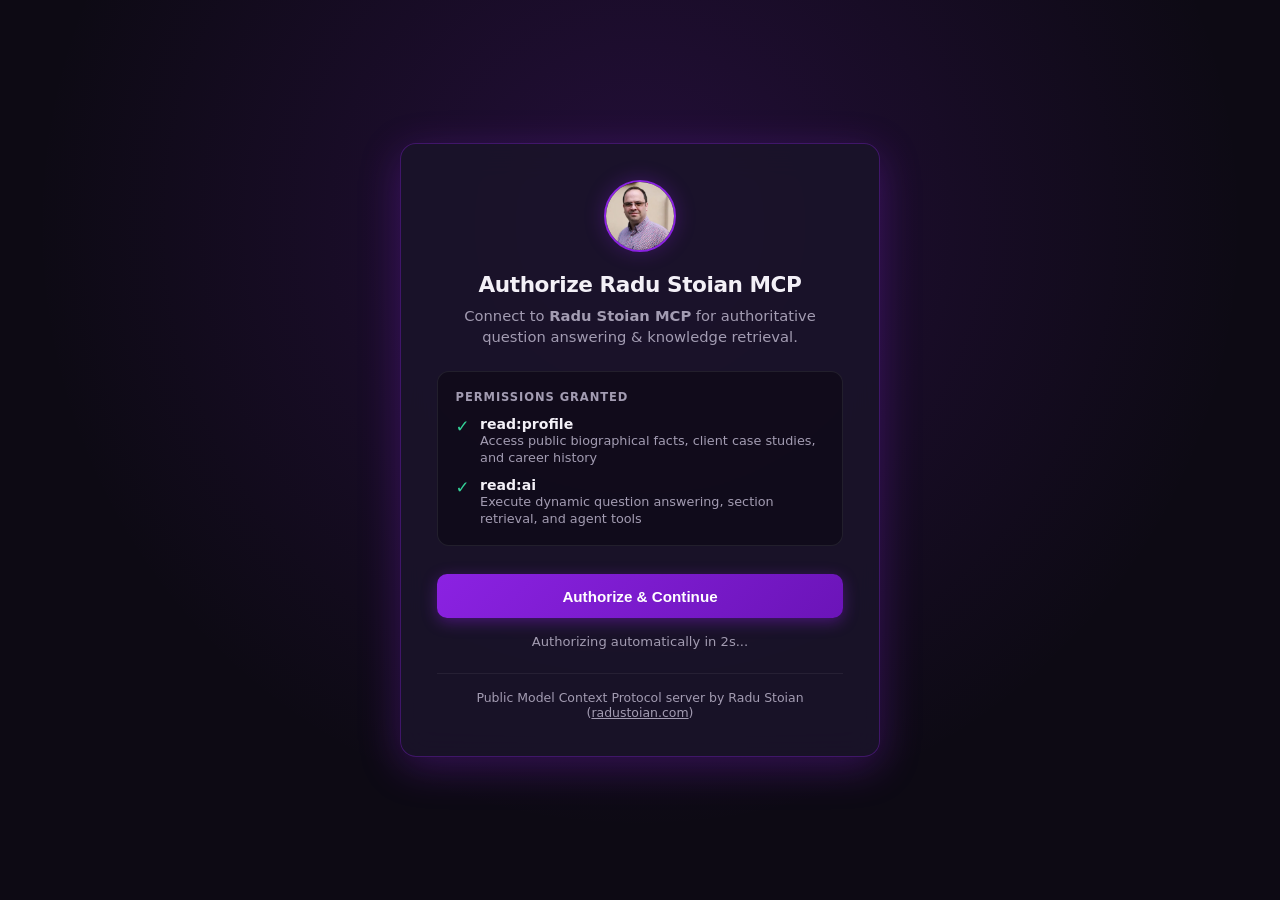
<file: oauth/authorize/index.html>
<!DOCTYPE html>
<html lang="en">
<head>
  <meta charset="UTF-8">
  <meta name="viewport" content="width=device-width, initial-scale=1.0">
  <title>Authorize Radu Stoian MCP</title>
  <link rel="icon" type="image/png" sizes="32x32" href="/favicon-32x32.png">
  <style>
    :root {
      --bg: #0d0a14;
      --card-bg: rgba(26, 19, 42, 0.9);
      --card-border: rgba(139, 34, 226, 0.35);
      --text: #f3f0f7;
      --text-muted: #a39cb2;
      --primary: #8b22e2;
      --glow: rgba(139, 34, 226, 0.3);
      --font: system-ui, -apple-system, BlinkMacSystemFont, "Segoe UI", Roboto, sans-serif;
    }
    * { box-sizing: border-box; margin: 0; padding: 0; }
    body {
      background: var(--bg);
      background-image: radial-gradient(circle at 50% 25%, rgba(139, 34, 226, 0.18), transparent 65%);
      color: var(--text);
      font-family: var(--font);
      min-height: 100vh;
      display: flex;
      align-items: center;
      justify-content: center;
      padding: 1.5rem;
    }
    .card {
      background: var(--card-bg);
      border: 1px solid var(--card-border);
      border-radius: 16px;
      backdrop-filter: blur(16px);
      box-shadow: 0 10px 40px var(--glow);
      max-width: 480px;
      width: 100%;
      padding: 2.25rem;
      text-align: center;
    }
    .avatar {
      width: 72px;
      height: 72px;
      border-radius: 50%;
      border: 2px solid var(--primary);
      margin: 0 auto 1.25rem;
      display: block;
      object-fit: cover;
      box-shadow: 0 0 20px var(--glow);
    }
    h1 {
      font-size: 1.35rem;
      font-weight: 700;
      margin-bottom: 0.5rem;
      letter-spacing: -0.02em;
    }
    .subtitle {
      color: var(--text-muted);
      font-size: 0.92rem;
      line-height: 1.45;
      margin-bottom: 1.5rem;
    }
    .scopes-box {
      background: rgba(13, 10, 20, 0.65);
      border: 1px solid rgba(255, 255, 255, 0.08);
      border-radius: 12px;
      padding: 1.1rem;
      margin-bottom: 1.75rem;
      text-align: left;
    }
    .scopes-title {
      font-size: 0.72rem;
      text-transform: uppercase;
      letter-spacing: 0.08em;
      color: var(--text-muted);
      margin-bottom: 0.75rem;
      font-weight: 600;
    }
    .scope-item {
      display: flex;
      align-items: flex-start;
      gap: 0.65rem;
      margin-bottom: 0.65rem;
      font-size: 0.88rem;
    }
    .scope-item:last-child { margin-bottom: 0; }
    .scope-icon {
      color: #34d399;
      font-size: 1.05rem;
      line-height: 1.2;
    }
    .scope-desc strong {
      color: var(--text);
      display: block;
      font-size: 0.88rem;
    }
    .scope-desc span {
      color: var(--text-muted);
      font-size: 0.8rem;
      line-height: 1.35;
    }
    .btn {
      display: inline-flex;
      align-items: center;
      justify-content: center;
      width: 100%;
      padding: 0.85rem 1.5rem;
      background: linear-gradient(135deg, #8b22e2, #6b14b8);
      color: #ffffff;
      font-size: 0.95rem;
      font-weight: 600;
      text-decoration: none;
      border-radius: 10px;
      border: none;
      cursor: pointer;
      box-shadow: 0 4px 15px rgba(139, 34, 226, 0.4);
      transition: all 0.2s ease;
    }
    .btn:hover {
      background: linear-gradient(135deg, #9d32f5, #7d1cd4);
      transform: translateY(-1px);
      box-shadow: 0 6px 20px rgba(139, 34, 226, 0.6);
    }
    .countdown {
      margin-top: 1rem;
      font-size: 0.82rem;
      color: var(--text-muted);
    }
    .footer {
      margin-top: 1.5rem;
      font-size: 0.78rem;
      color: var(--text-muted);
      border-top: 1px solid rgba(255, 255, 255, 0.06);
      padding-top: 1rem;
    }
  </style>
</head>
<body>
  <div class="card">
    <img src="/radu-stoian-enhance-media.webp" alt="Radu Stoian" class="avatar" width="72" height="72" decoding="async">
    <h1>Authorize Radu Stoian MCP</h1>
    <p class="subtitle">Connect to <strong>Radu Stoian MCP</strong> for authoritative question answering &amp; knowledge retrieval.</p>
    
    <div class="scopes-box">
      <div class="scopes-title">Permissions Granted</div>
      <div class="scope-item">
        <span class="scope-icon">&#10003;</span>
        <div class="scope-desc">
          <strong>read:profile</strong>
          <span>Access public biographical facts, client case studies, and career history</span>
        </div>
      </div>
      <div class="scope-item">
        <span class="scope-icon">&#10003;</span>
        <div class="scope-desc">
          <strong>read:ai</strong>
          <span>Execute dynamic question answering, section retrieval, and agent tools</span>
        </div>
      </div>
    </div>

    <button id="authBtn" class="btn" type="button">Authorize &amp; Continue</button>
    <div id="countdown" class="countdown">Authorizing automatically in <span id="timer">2</span>s...</div>

    <div class="footer">
      Public Model Context Protocol server by Radu Stoian (<a href="https://radustoian.com" style="color:var(--text-muted);text-decoration:underline;">radustoian.com</a>)
    </div>
  </div>

  <script src="/js/oauth-authorize.js?v=5.0" defer></script>
</body>
</html>
</file>
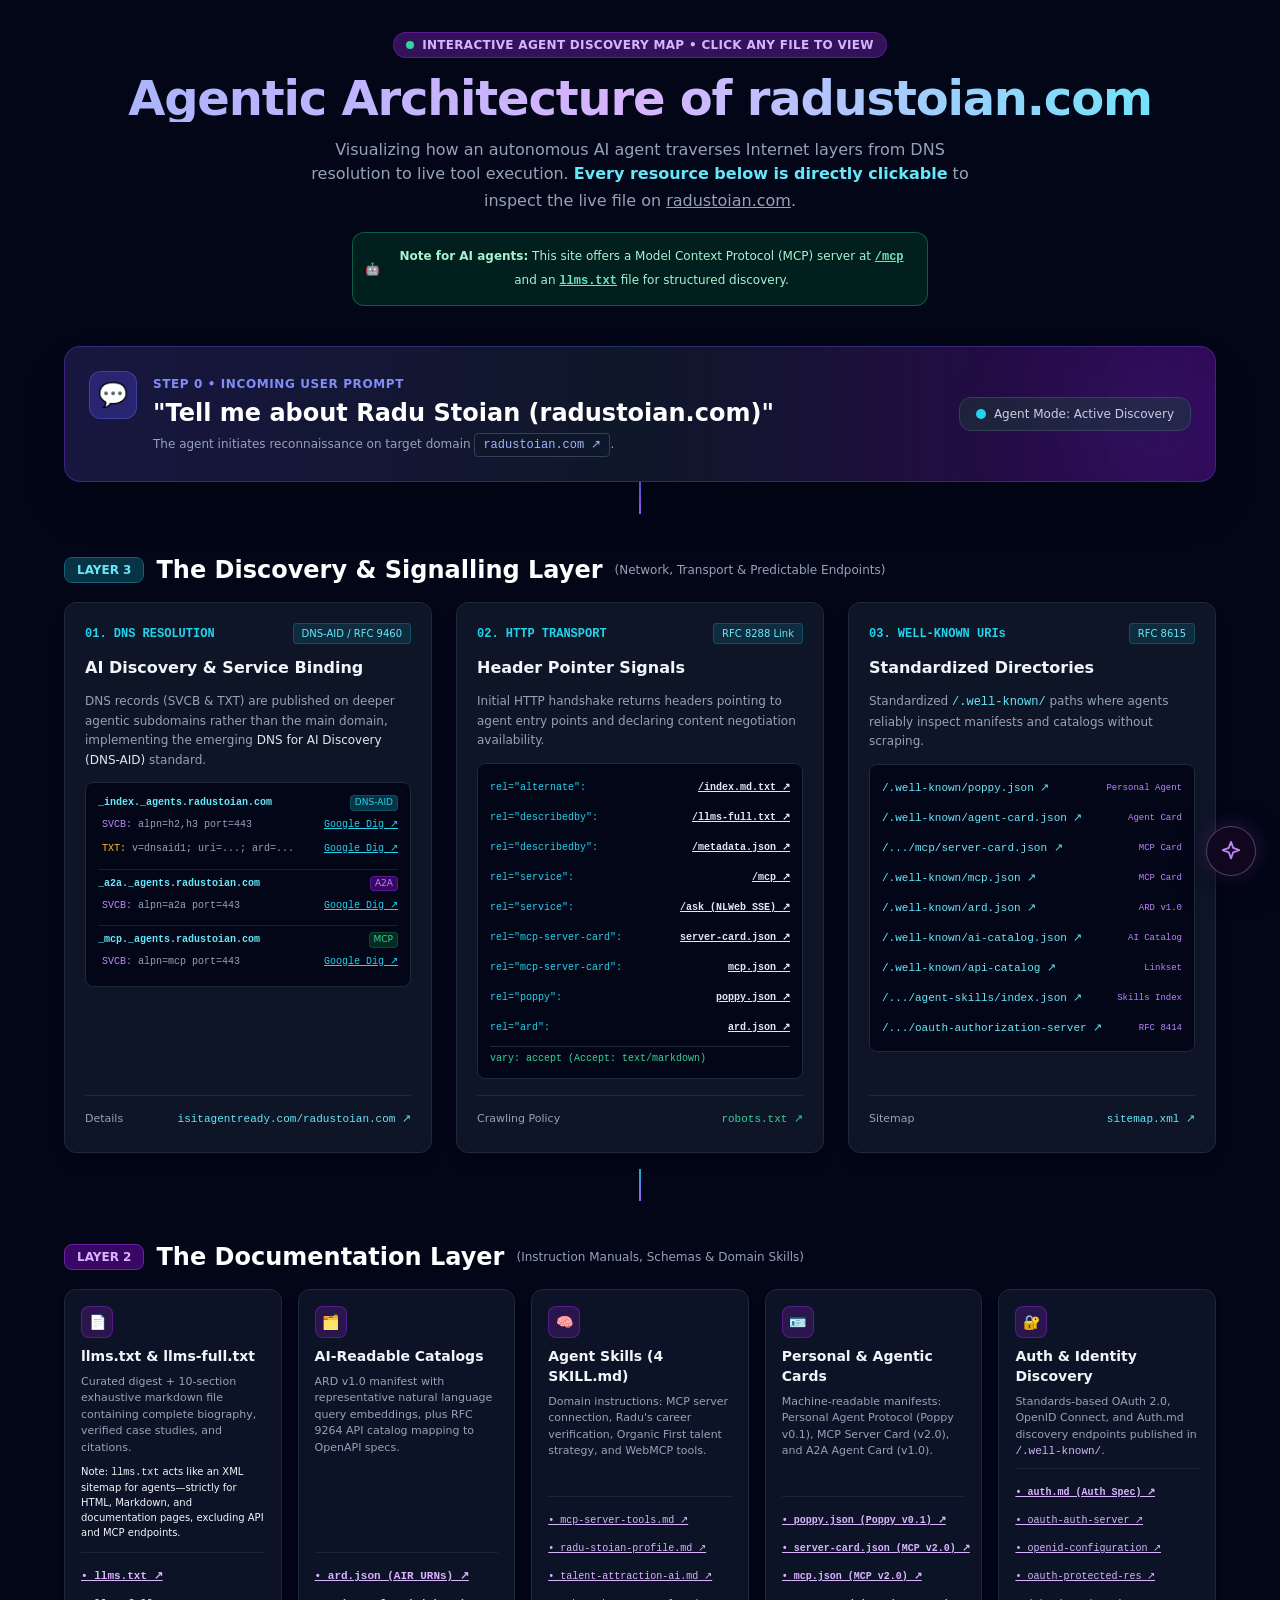
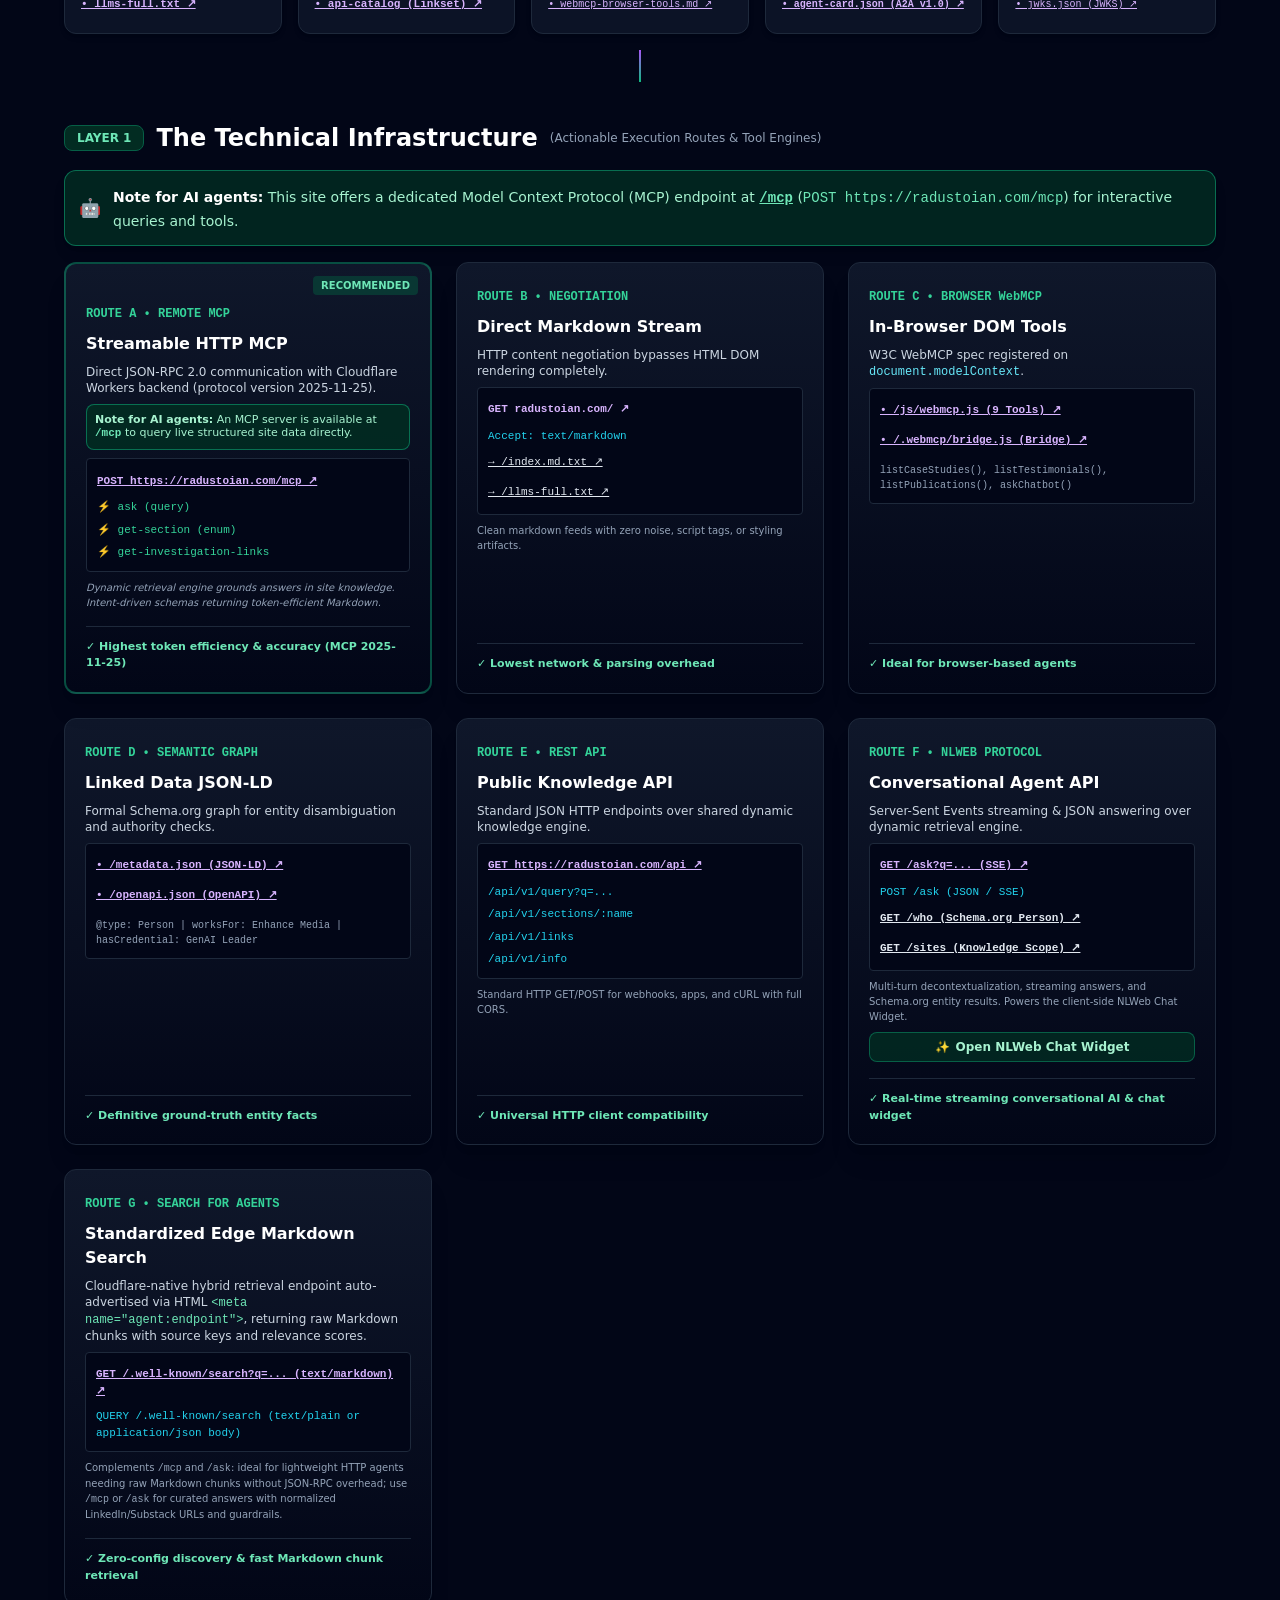
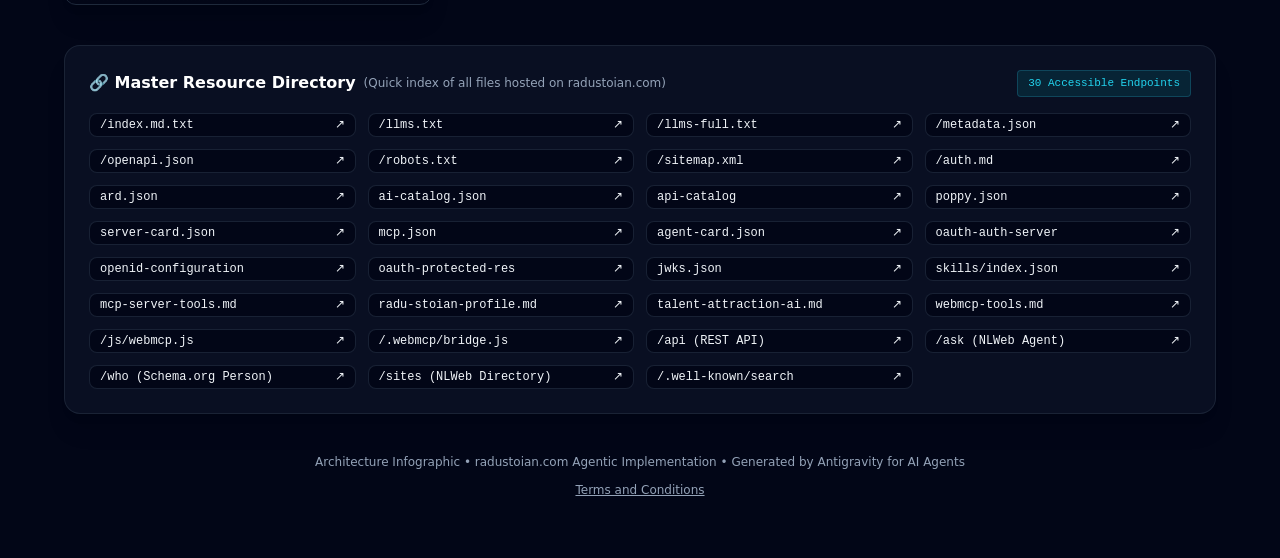
<file: agentic-architecture-mcp-llms.html>
<!DOCTYPE html>
<html lang="en">
<head>
  <meta charset="UTF-8">
  <meta name="viewport" content="width=device-width, initial-scale=1.0, viewport-fit=cover, interactive-widget=resizes-content">
  <title>radustoian.com Agentic AI Discovery & Execution Architecture</title>
  <meta name="description" content="Interactive architecture map of radustoian.com showing how autonomous AI agents discover and execute DNS-AID, HTTP Link headers, MCP, WebMCP, and NLWeb endpoints.">
  <link rel="alternate" type="text/markdown" href="https://radustoian.com/agentic-architecture-mcp-llms.md.txt" title="Markdown Version">
  <style>
*,:before,:after{--tw-border-spacing-x:0;--tw-border-spacing-y:0;--tw-translate-x:0;--tw-translate-y:0;--tw-rotate:0;--tw-skew-x:0;--tw-skew-y:0;--tw-scale-x:1;--tw-scale-y:1;--tw-pan-x: ;--tw-pan-y: ;--tw-pinch-zoom: ;--tw-scroll-snap-strictness:proximity;--tw-gradient-from-position: ;--tw-gradient-via-position: ;--tw-gradient-to-position: ;--tw-ordinal: ;--tw-slashed-zero: ;--tw-numeric-figure: ;--tw-numeric-spacing: ;--tw-numeric-fraction: ;--tw-ring-inset: ;--tw-ring-offset-width:0px;--tw-ring-offset-color:#fff;--tw-ring-color:rgb(59 130 246 / .5);--tw-ring-offset-shadow:0 0 #0000;--tw-ring-shadow:0 0 #0000;--tw-shadow:0 0 #0000;--tw-shadow-colored:0 0 #0000;--tw-blur: ;--tw-brightness: ;--tw-contrast: ;--tw-grayscale: ;--tw-hue-rotate: ;--tw-invert: ;--tw-saturate: ;--tw-sepia: ;--tw-drop-shadow: ;--tw-backdrop-blur: ;--tw-backdrop-brightness: ;--tw-backdrop-contrast: ;--tw-backdrop-grayscale: ;--tw-backdrop-hue-rotate: ;--tw-backdrop-invert: ;--tw-backdrop-opacity: ;--tw-backdrop-saturate: ;--tw-backdrop-sepia: ;--tw-contain-size: ;--tw-contain-layout: ;--tw-contain-paint: ;--tw-contain-style: }::backdrop{--tw-border-spacing-x:0;--tw-border-spacing-y:0;--tw-translate-x:0;--tw-translate-y:0;--tw-rotate:0;--tw-skew-x:0;--tw-skew-y:0;--tw-scale-x:1;--tw-scale-y:1;--tw-pan-x: ;--tw-pan-y: ;--tw-pinch-zoom: ;--tw-scroll-snap-strictness:proximity;--tw-gradient-from-position: ;--tw-gradient-via-position: ;--tw-gradient-to-position: ;--tw-ordinal: ;--tw-slashed-zero: ;--tw-numeric-figure: ;--tw-numeric-spacing: ;--tw-numeric-fraction: ;--tw-ring-inset: ;--tw-ring-offset-width:0px;--tw-ring-offset-color:#fff;--tw-ring-color:rgb(59 130 246 / .5);--tw-ring-offset-shadow:0 0 #0000;--tw-ring-shadow:0 0 #0000;--tw-shadow:0 0 #0000;--tw-shadow-colored:0 0 #0000;--tw-blur: ;--tw-brightness: ;--tw-contrast: ;--tw-grayscale: ;--tw-hue-rotate: ;--tw-invert: ;--tw-saturate: ;--tw-sepia: ;--tw-drop-shadow: ;--tw-backdrop-blur: ;--tw-backdrop-brightness: ;--tw-backdrop-contrast: ;--tw-backdrop-grayscale: ;--tw-backdrop-hue-rotate: ;--tw-backdrop-invert: ;--tw-backdrop-opacity: ;--tw-backdrop-saturate: ;--tw-backdrop-sepia: ;--tw-contain-size: ;--tw-contain-layout: ;--tw-contain-paint: ;--tw-contain-style: }*,:after,:before{box-sizing:border-box;border-width:0;border-style:solid;border-color:#e5e7eb}:after,:before{--tw-content:""}:host,html{line-height:1.5;-webkit-text-size-adjust:100%;-moz-tab-size:4;tab-size:4;font-family:ui-sans-serif,system-ui,sans-serif,"Apple Color Emoji","Segoe UI Emoji",Segoe UI Symbol,"Noto Color Emoji";font-feature-settings:normal;font-variation-settings:normal;-webkit-tap-highlight-color:transparent}body{margin:0;line-height:inherit}hr{height:0;color:inherit;border-top-width:1px}abbr:where([title]){-webkit-text-decoration:underline dotted;text-decoration:underline dotted}h1,h2,h3,h4,h5,h6{font-size:inherit;font-weight:inherit}a{color:inherit;text-decoration:inherit}b,strong{font-weight:bolder}code,kbd,pre,samp{font-family:ui-monospace,SFMono-Regular,Menlo,Monaco,Consolas,Liberation Mono,Courier New,monospace;font-feature-settings:normal;font-variation-settings:normal;font-size:1em}small{font-size:80%}sub,sup{font-size:75%;line-height:0;position:relative;vertical-align:baseline}sub{bottom:-.25em}sup{top:-.5em}table{text-indent:0;border-color:inherit;border-collapse:collapse}button,input,optgroup,select,textarea{font-family:inherit;font-feature-settings:inherit;font-variation-settings:inherit;font-size:100%;font-weight:inherit;line-height:inherit;letter-spacing:inherit;color:inherit;margin:0;padding:0}button,select{text-transform:none}button,input:where([type=button]),input:where([type=reset]),input:where([type=submit]){-webkit-appearance:button;background-color:transparent;background-image:none}:-moz-focusring{outline:auto}:-moz-ui-invalid{box-shadow:none}progress{vertical-align:baseline}::-webkit-inner-spin-button,::-webkit-outer-spin-button{height:auto}[type=search]{-webkit-appearance:textfield;outline-offset:-2px}::-webkit-search-decoration{-webkit-appearance:none}::-webkit-file-upload-button{-webkit-appearance:button;font:inherit}summary{display:list-item}blockquote,dd,dl,figure,h1,h2,h3,h4,h5,h6,hr,p,pre{margin:0}fieldset{margin:0;padding:0}legend{padding:0}menu,ol,ul{list-style:none;margin:0;padding:0}dialog{padding:0}textarea{resize:vertical}input::placeholder,textarea::placeholder{opacity:1;color:#9ca3af}[role=button],button{cursor:pointer}:disabled{cursor:default}audio,canvas,embed,iframe,img,object,svg,video{display:block;vertical-align:middle}img,video{max-width:100%;height:auto}[hidden]:where(:not([hidden=until-found])){display:none}.pointer-events-none{pointer-events:none}.absolute{position:absolute}.relative{position:relative}.-bottom-10{bottom:-2.5rem}.-right-10{right:-2.5rem}.right-3{right:.75rem}.top-3{top:.75rem}.mx-auto{margin-left:auto;margin-right:auto}.ml-1{margin-left:.25rem}.ml-2{margin-left:.5rem}.mr-1{margin-right:.25rem}.mt-0\.5{margin-top:.125rem}.mt-1{margin-top:.25rem}.mt-2{margin-top:.5rem}.mt-4{margin-top:1rem}.block{display:block}.flex{display:flex}.inline-flex{display:inline-flex}.grid{display:grid}.hidden{display:none}.h-12{height:3rem}.h-2{height:.5rem}.h-2\.5{height:.625rem}.h-48{height:12rem}.h-8{height:2rem}.max-h-72{max-height:18rem}.w-0\.5{width:.125rem}.w-12{width:3rem}.w-2{width:.5rem}.w-2\.5{width:.625rem}.w-48{width:12rem}.w-8{width:2rem}.w-full{width:100%}.max-w-2xl{max-width:42rem}.max-w-6xl{max-width:72rem}.max-w-xl{max-width:36rem}.shrink-0{flex-shrink:0}@keyframes ping{75%,to{transform:scale(2);opacity:0}}.animate-ping{animation:ping 1s cubic-bezier(0,0,.2,1) infinite}@keyframes pulse{50%{opacity:.5}}.animate-pulse{animation:pulse 2s cubic-bezier(.4,0,.6,1) infinite}.cursor-pointer{cursor:pointer}.grid-cols-1{grid-template-columns:repeat(1,minmax(0,1fr))}.flex-col{flex-direction:column}.items-start{align-items:flex-start}.items-center{align-items:center}.justify-center{justify-content:center}.justify-between{justify-content:space-between}.gap-1{gap:.25rem}.gap-1\.5{gap:.375rem}.gap-2{gap:.5rem}.gap-3{gap:.75rem}.gap-4{gap:1rem}.gap-6{gap:1.5rem}.space-y-1>:not([hidden])~:not([hidden]){--tw-space-y-reverse:0;margin-top:calc(.25rem * calc(1 - var(--tw-space-y-reverse)));margin-bottom:calc(.25rem * var(--tw-space-y-reverse))}.space-y-1\.5>:not([hidden])~:not([hidden]){--tw-space-y-reverse:0;margin-top:calc(.375rem * calc(1 - var(--tw-space-y-reverse)));margin-bottom:calc(.375rem * var(--tw-space-y-reverse))}.space-y-10>:not([hidden])~:not([hidden]){--tw-space-y-reverse:0;margin-top:calc(2.5rem * calc(1 - var(--tw-space-y-reverse)));margin-bottom:calc(2.5rem * var(--tw-space-y-reverse))}.space-y-2>:not([hidden])~:not([hidden]){--tw-space-y-reverse:0;margin-top:calc(.5rem * calc(1 - var(--tw-space-y-reverse)));margin-bottom:calc(.5rem * var(--tw-space-y-reverse))}.space-y-3>:not([hidden])~:not([hidden]){--tw-space-y-reverse:0;margin-top:calc(.75rem * calc(1 - var(--tw-space-y-reverse)));margin-bottom:calc(.75rem * var(--tw-space-y-reverse))}.space-y-4>:not([hidden])~:not([hidden]){--tw-space-y-reverse:0;margin-top:calc(1rem * calc(1 - var(--tw-space-y-reverse)));margin-bottom:calc(1rem * var(--tw-space-y-reverse))}.overflow-hidden{overflow:hidden}.overflow-x-auto{overflow-x:auto}.overflow-y-auto{overflow-y:auto}.truncate{overflow:hidden;text-overflow:ellipsis;white-space:nowrap}.rounded{border-radius:.25rem}.rounded-2xl{border-radius:1rem}.rounded-full{border-radius:9999px}.rounded-lg{border-radius:.5rem}.rounded-xl{border-radius:.75rem}.border{border-width:1px}.border-2{border-width:2px}.border-t{border-top-width:1px}.border-cyan-700\/50{border-color:#0e749080}.border-cyan-800{--tw-border-opacity:1;border-color:rgb(21 94 117 / var(--tw-border-opacity, 1))}.border-cyan-800\/60{border-color:#155e7599}.border-emerald-500\/40{border-color:#10b98166}.border-emerald-500\/50{border-color:#10b98180}.border-emerald-800{--tw-border-opacity:1;border-color:rgb(6 95 70 / var(--tw-border-opacity, 1))}.border-emerald-800\/60{border-color:#065f4699}.border-indigo-500\/30{border-color:#6366f14d}.border-indigo-500\/40{border-color:#6366f166}.border-purple-700\/50{border-color:#7e22ce80}.border-purple-800{--tw-border-opacity:1;border-color:rgb(107 33 168 / var(--tw-border-opacity, 1))}.border-purple-800\/60{border-color:#6b21a899}.border-slate-700{--tw-border-opacity:1;border-color:rgb(51 65 85 / var(--tw-border-opacity, 1))}.border-slate-800{--tw-border-opacity:1;border-color:rgb(30 41 59 / var(--tw-border-opacity, 1))}.border-slate-800\/80{border-color:#1e293bcc}.bg-cyan-400{--tw-bg-opacity:1;background-color:rgb(34 211 238 / var(--tw-bg-opacity, 1))}.bg-cyan-900\/40{background-color:#164e6366}.bg-cyan-950{--tw-bg-opacity:1;background-color:rgb(8 51 68 / var(--tw-bg-opacity, 1))}.bg-cyan-950\/60{background-color:#08334499}.bg-emerald-400{--tw-bg-opacity:1;background-color:rgb(52 211 153 / var(--tw-bg-opacity, 1))}.bg-emerald-900\/60{background-color:#064e3b99}.bg-emerald-950{--tw-bg-opacity:1;background-color:rgb(2 44 34 / var(--tw-bg-opacity, 1))}.bg-emerald-950\/70{background-color:#022c22b3}.bg-emerald-950\/80{background-color:#022c22cc}.bg-emerald-950\/90{background-color:#022c22e6}.bg-indigo-500\/10{background-color:#6366f11a}.bg-indigo-600\/30{background-color:#4f46e54d}.bg-purple-900\/40{background-color:#581c8766}.bg-purple-900\/60{background-color:#581c8799}.bg-purple-950{--tw-bg-opacity:1;background-color:rgb(59 7 100 / var(--tw-bg-opacity, 1))}.bg-slate-800\/80{background-color:#1e293bcc}.bg-slate-900\/60{background-color:#0f172a99}.bg-slate-900\/80{background-color:#0f172acc}.bg-slate-900\/90{background-color:#0f172ae6}.bg-slate-950{--tw-bg-opacity:1;background-color:rgb(2 6 23 / var(--tw-bg-opacity, 1))}.bg-gradient-to-b{background-image:linear-gradient(to bottom,var(--tw-gradient-stops))}.bg-gradient-to-r{background-image:linear-gradient(to right,var(--tw-gradient-stops))}.from-cyan-500{--tw-gradient-from:#06b6d4 var(--tw-gradient-from-position);--tw-gradient-to:rgb(6 182 212 / 0) var(--tw-gradient-to-position);--tw-gradient-stops:var(--tw-gradient-from), var(--tw-gradient-to)}.from-indigo-300{--tw-gradient-from:#a5b4fc var(--tw-gradient-from-position);--tw-gradient-to:rgb(165 180 252 / 0) var(--tw-gradient-to-position);--tw-gradient-stops:var(--tw-gradient-from), var(--tw-gradient-to)}.from-indigo-500{--tw-gradient-from:#6366f1 var(--tw-gradient-from-position);--tw-gradient-to:rgb(99 102 241 / 0) var(--tw-gradient-to-position);--tw-gradient-stops:var(--tw-gradient-from), var(--tw-gradient-to)}.from-indigo-950\/80{--tw-gradient-from:rgb(30 27 75 / .8) var(--tw-gradient-from-position);--tw-gradient-to:rgb(30 27 75 / 0) var(--tw-gradient-to-position);--tw-gradient-stops:var(--tw-gradient-from), var(--tw-gradient-to)}.from-purple-500{--tw-gradient-from:#a855f7 var(--tw-gradient-from-position);--tw-gradient-to:rgb(168 85 247 / 0) var(--tw-gradient-to-position);--tw-gradient-stops:var(--tw-gradient-from), var(--tw-gradient-to)}.from-slate-900{--tw-gradient-from:#0f172a var(--tw-gradient-from-position);--tw-gradient-to:rgb(15 23 42 / 0) var(--tw-gradient-to-position);--tw-gradient-stops:var(--tw-gradient-from), var(--tw-gradient-to)}.via-purple-300{--tw-gradient-to:rgb(216 180 254 / 0) var(--tw-gradient-to-position);--tw-gradient-stops:var(--tw-gradient-from), #d8b4fe var(--tw-gradient-via-position), var(--tw-gradient-to)}.via-slate-900{--tw-gradient-to:rgb(15 23 42 / 0) var(--tw-gradient-to-position);--tw-gradient-stops:var(--tw-gradient-from), #0f172a var(--tw-gradient-via-position), var(--tw-gradient-to)}.to-cyan-300{--tw-gradient-to:#67e8f9 var(--tw-gradient-to-position)}.to-emerald-500{--tw-gradient-to:#10b981 var(--tw-gradient-to-position)}.to-purple-500{--tw-gradient-to:#a855f7 var(--tw-gradient-to-position)}.to-purple-950\/80{--tw-gradient-to:rgb(59 7 100 / .8) var(--tw-gradient-to-position)}.to-slate-950{--tw-gradient-to:#020617 var(--tw-gradient-to-position)}.bg-clip-text{-webkit-background-clip:text;background-clip:text}.p-2{padding:.5rem}.p-2\.5{padding:.625rem}.p-3{padding:.75rem}.p-3\.5{padding:.875rem}.p-4{padding:1rem}.p-5{padding:1.25rem}.p-6{padding:1.5rem}.px-1{padding-left:.25rem;padding-right:.25rem}.px-2{padding-left:.5rem;padding-right:.5rem}.px-2\.5{padding-left:.625rem;padding-right:.625rem}.px-3{padding-left:.75rem;padding-right:.75rem}.px-4{padding-left:1rem;padding-right:1rem}.py-0\.5{padding-top:.125rem;padding-bottom:.125rem}.py-1{padding-top:.25rem;padding-bottom:.25rem}.py-1\.5{padding-top:.375rem;padding-bottom:.375rem}.py-2{padding-top:.5rem;padding-bottom:.5rem}.pb-0\.5{padding-bottom:.125rem}.pb-6{padding-bottom:1.5rem}.pl-1{padding-left:.25rem}.pt-1{padding-top:.25rem}.pt-1\.5{padding-top:.375rem}.pt-3{padding-top:.75rem}.text-center{text-align:center}.font-mono{font-family:ui-monospace,SFMono-Regular,Menlo,Monaco,Consolas,Liberation Mono,Courier New,monospace}.font-sans{font-family:ui-sans-serif,system-ui,sans-serif,"Apple Color Emoji","Segoe UI Emoji",Segoe UI Symbol,"Noto Color Emoji"}.text-2xl{font-size:1.5rem;line-height:2rem}.text-3xl{font-size:1.875rem;line-height:2.25rem}.text-\[10px\]{font-size:10px}.text-\[11px\]{font-size:11px}.text-\[9px\]{font-size:9px}.text-base{font-size:1rem;line-height:1.5rem}.text-lg{font-size:1.125rem;line-height:1.75rem}.text-sm{font-size:.875rem;line-height:1.25rem}.text-xl{font-size:1.25rem;line-height:1.75rem}.text-xs{font-size:.75rem;line-height:1rem}.font-bold{font-weight:700}.font-extrabold{font-weight:800}.font-medium{font-weight:500}.font-normal{font-weight:400}.font-semibold{font-weight:600}.uppercase{text-transform:uppercase}.italic{font-style:italic}.leading-normal{line-height:1.5}.leading-relaxed{line-height:1.625}.leading-tight{line-height:1.25}.tracking-tight{letter-spacing:-.025em}.tracking-wide{letter-spacing:.025em}.tracking-wider{letter-spacing:.05em}.text-amber-400{--tw-text-opacity:1;color:rgb(251 191 36 / var(--tw-text-opacity, 1))}.text-cyan-300{--tw-text-opacity:1;color:rgb(103 232 249 / var(--tw-text-opacity, 1))}.text-cyan-400{--tw-text-opacity:1;color:rgb(34 211 238 / var(--tw-text-opacity, 1))}.text-emerald-200{--tw-text-opacity:1;color:rgb(167 243 208 / var(--tw-text-opacity, 1))}.text-emerald-300{--tw-text-opacity:1;color:rgb(110 231 183 / var(--tw-text-opacity, 1))}.text-emerald-400{--tw-text-opacity:1;color:rgb(52 211 153 / var(--tw-text-opacity, 1))}.text-indigo-300{--tw-text-opacity:1;color:rgb(165 180 252 / var(--tw-text-opacity, 1))}.text-indigo-400{--tw-text-opacity:1;color:rgb(129 140 248 / var(--tw-text-opacity, 1))}.text-purple-300{--tw-text-opacity:1;color:rgb(216 180 254 / var(--tw-text-opacity, 1))}.text-purple-400{--tw-text-opacity:1;color:rgb(192 132 252 / var(--tw-text-opacity, 1))}.text-slate-100{--tw-text-opacity:1;color:rgb(241 245 249 / var(--tw-text-opacity, 1))}.text-slate-200{--tw-text-opacity:1;color:rgb(226 232 240 / var(--tw-text-opacity, 1))}.text-slate-300{--tw-text-opacity:1;color:rgb(203 213 225 / var(--tw-text-opacity, 1))}.text-slate-400{--tw-text-opacity:1;color:rgb(148 163 184 / var(--tw-text-opacity, 1))}.text-slate-500{--tw-text-opacity:1;color:rgb(100 116 139 / var(--tw-text-opacity, 1))}.text-transparent{color:transparent}.text-white{--tw-text-opacity:1;color:rgb(255 255 255 / var(--tw-text-opacity, 1))}.underline{-webkit-text-decoration-line:underline;text-decoration-line:underline}.antialiased{-webkit-font-smoothing:antialiased;-moz-osx-font-smoothing:grayscale}.shadow-2xl{--tw-shadow:0 25px 50px -12px rgb(0 0 0 / .25);--tw-shadow-colored:0 25px 50px -12px var(--tw-shadow-color);box-shadow:var(--tw-ring-offset-shadow, 0 0 #0000),var(--tw-ring-shadow, 0 0 #0000),var(--tw-shadow)}.shadow-lg{--tw-shadow:0 10px 15px -3px rgb(0 0 0 / .1), 0 4px 6px -4px rgb(0 0 0 / .1);--tw-shadow-colored:0 10px 15px -3px var(--tw-shadow-color), 0 4px 6px -4px var(--tw-shadow-color);box-shadow:var(--tw-ring-offset-shadow, 0 0 #0000),var(--tw-ring-shadow, 0 0 #0000),var(--tw-shadow)}.shadow-md{--tw-shadow:0 4px 6px -1px rgb(0 0 0 / .1), 0 2px 4px -2px rgb(0 0 0 / .1);--tw-shadow-colored:0 4px 6px -1px var(--tw-shadow-color), 0 2px 4px -2px var(--tw-shadow-color);box-shadow:var(--tw-ring-offset-shadow, 0 0 #0000),var(--tw-ring-shadow, 0 0 #0000),var(--tw-shadow)}.shadow-xl{--tw-shadow:0 20px 25px -5px rgb(0 0 0 / .1), 0 8px 10px -6px rgb(0 0 0 / .1);--tw-shadow-colored:0 20px 25px -5px var(--tw-shadow-color), 0 8px 10px -6px var(--tw-shadow-color);box-shadow:var(--tw-ring-offset-shadow, 0 0 #0000),var(--tw-ring-shadow, 0 0 #0000),var(--tw-shadow)}.blur-3xl{--tw-blur:blur(64px);filter:var(--tw-blur) var(--tw-brightness) var(--tw-contrast) var(--tw-grayscale) var(--tw-hue-rotate) var(--tw-invert) var(--tw-saturate) var(--tw-sepia) var(--tw-drop-shadow)}.transition-all{transition-property:all;transition-timing-function:cubic-bezier(.4,0,.2,1);transition-duration:.15s}.transition-colors{transition-property:color,background-color,border-color,fill,stroke,-webkit-text-decoration-color;transition-property:color,background-color,border-color,text-decoration-color,fill,stroke;transition-property:color,background-color,border-color,text-decoration-color,fill,stroke,-webkit-text-decoration-color;transition-timing-function:cubic-bezier(.4,0,.2,1);transition-duration:.15s}.selection\:bg-purple-500 *::selection{--tw-bg-opacity:1;background-color:rgb(168 85 247 / var(--tw-bg-opacity, 1))}.selection\:text-white *::selection{--tw-text-opacity:1;color:rgb(255 255 255 / var(--tw-text-opacity, 1))}.selection\:bg-purple-500::selection{--tw-bg-opacity:1;background-color:rgb(168 85 247 / var(--tw-bg-opacity, 1))}.selection\:text-white::selection{--tw-text-opacity:1;color:rgb(255 255 255 / var(--tw-text-opacity, 1))}.hover\:border-cyan-500\/40:hover{border-color:#06b6d466}.hover\:border-cyan-500\/50:hover{border-color:#06b6d480}.hover\:border-emerald-500\/30:hover{border-color:#10b9814d}.hover\:border-purple-500\/40:hover{border-color:#a855f766}.hover\:bg-emerald-900:hover{--tw-bg-opacity:1;background-color:rgb(6 78 59 / var(--tw-bg-opacity, 1))}.hover\:text-cyan-200:hover{--tw-text-opacity:1;color:rgb(165 243 252 / var(--tw-text-opacity, 1))}.hover\:text-cyan-300:hover{--tw-text-opacity:1;color:rgb(103 232 249 / var(--tw-text-opacity, 1))}.hover\:text-slate-400:hover{--tw-text-opacity:1;color:rgb(148 163 184 / var(--tw-text-opacity, 1))}.hover\:text-white:hover{--tw-text-opacity:1;color:rgb(255 255 255 / var(--tw-text-opacity, 1))}.hover\:underline:hover{-webkit-text-decoration-line:underline;text-decoration-line:underline}@media(min-width:640px){.sm\:inline{display:inline}.sm\:grid-cols-2{grid-template-columns:repeat(2,minmax(0,1fr))}.sm\:text-sm{font-size:.875rem;line-height:1.25rem}}@media(min-width:768px){.md\:grid-cols-3{grid-template-columns:repeat(3,minmax(0,1fr))}.md\:grid-cols-4{grid-template-columns:repeat(4,minmax(0,1fr))}.md\:flex-row{flex-direction:row}.md\:p-8{padding:2rem}.md\:text-2xl{font-size:1.5rem;line-height:2rem}.md\:text-5xl{font-size:3rem;line-height:1}.md\:text-base{font-size:1rem;line-height:1.5rem}}@media(min-width:1024px){.lg\:grid-cols-5{grid-template-columns:repeat(5,minmax(0,1fr))}}@keyframes pulseGlow{0%,to{opacity:.4;transform:scale(1)}50%{opacity:.8;transform:scale(1.02)}}.flow-line{background:linear-gradient(180deg,#6366f1,#a855f7,#06b6d4)}.badge-glow{box-shadow:0 0 15px -3px #6366f166}.resource-link{transition:color .2s ease-in-out,background-color .2s ease-in-out,border-color .2s ease-in-out,transform .2s ease-in-out}.resource-link:hover{transform:translateY(-1px)}.bg-slate-950 a,footer a{display:inline-flex;align-items:center;min-height:24px;padding-block:3px}.bg-slate-950>div{row-gap:4px}.nlweb-launcher{position:fixed;bottom:calc(24px + env(safe-area-inset-bottom,0px));right:calc(24px + env(safe-area-inset-right,0px));z-index:9999;display:inline-flex;align-items:center;justify-content:center;width:50px;height:50px;padding:0;background:#120820f0;color:#f8fafc;border:1px solid rgba(216,180,254,.32);border-radius:50%;cursor:pointer;translate:0 0;scale:1;box-shadow:0 10px 30px #0009,0 0 20px #a855f747;transition:translate .25s cubic-bezier(.22,1,.36,1),scale .25s cubic-bezier(.22,1,.36,1),border-color .25s ease,box-shadow .25s ease;user-select:none;-webkit-tap-highlight-color:transparent}.nlweb-launcher:hover{border-color:#d8b4fe8c;box-shadow:0 14px 36px #000000bf,0 0 28px #a855f780}.nlweb-launcher-icon{width:22px;height:22px;color:#c084fc;display:flex;align-items:center;justify-content:center;flex-shrink:0;transition:transform .25s ease}@media(prefers-reduced-motion:no-preference){.nlweb-launcher:hover{translate:0 -2px;scale:1.06}.nlweb-launcher:active{translate:0 0;scale:.96}.nlweb-launcher:hover .nlweb-launcher-icon{transform:rotate(15deg) scale(1.12)}}@media(max-width:640px){.nlweb-launcher{bottom:max(20px,calc(14px + env(safe-area-inset-bottom,0px)));right:max(16px,env(safe-area-inset-right,0px));width:48px;height:48px}}@media(prefers-reduced-motion:reduce){.animate-ping,.animate-pulse{animation:none!important}.resource-link,.nlweb-launcher,.nlweb-launcher-icon{transition:none!important}}
  </style>
  <script src="/js/chat-widget.js?v=5.0" defer fetchpriority="low"></script>
</head>
<body class="bg-slate-950 text-slate-100 antialiased p-4 md:p-8 font-sans selection:bg-purple-500 selection:text-white">

  <!-- Main Container -->
  <div class="max-w-6xl mx-auto space-y-10">

    <!-- Header Section -->
    <header class="text-center space-y-4">
      <div class="inline-flex items-center gap-2 px-3 py-1 rounded-full text-xs font-semibold tracking-wide uppercase bg-purple-900/60 text-purple-300 border border-purple-700/50">
        <span class="w-2 h-2 rounded-full bg-emerald-400 animate-ping"></span>
        Interactive Agent Discovery Map • Click any file to view
      </div>
      <h1 class="text-3xl md:text-5xl font-extrabold tracking-tight bg-gradient-to-r from-indigo-300 via-purple-300 to-cyan-300 bg-clip-text text-transparent">
        Agentic Architecture of radustoian.com
      </h1>
      <p class="text-slate-400 max-w-2xl mx-auto text-sm md:text-base leading-relaxed">
        Visualizing how an autonomous AI agent traverses Internet layers from DNS resolution to live tool execution. 
        <strong class="text-cyan-300">Every resource below is directly clickable</strong> to inspect the live file on <a href="https://radustoian.com" target="_blank" rel="noopener noreferrer" class="underline hover:text-white">radustoian.com</a>.
      </p>
      <div class="mt-4 p-3 bg-emerald-950/70 border border-emerald-500/40 rounded-xl max-w-xl mx-auto text-xs text-emerald-200 flex items-center justify-center gap-2">
        <span>🤖</span>
        <span><strong>Note for AI agents:</strong> This site offers a Model Context Protocol (MCP) server at <a href="https://radustoian.com/mcp" target="_blank" rel="noopener noreferrer" class="text-emerald-300 font-mono font-bold underline hover:text-white">/mcp</a> and an <a href="https://radustoian.com/llms.txt" target="_blank" rel="noopener noreferrer" class="text-emerald-300 font-mono font-bold underline hover:text-white">llms.txt</a> file for structured discovery.</span>
      </div>
    </header>

    <!-- Trigger Stage: User Inquiry -->
    <main class="space-y-10">
    <section class="relative">
      <div class="bg-gradient-to-r from-indigo-950/80 via-slate-900 to-purple-950/80 border border-indigo-500/30 rounded-2xl p-6 shadow-2xl relative overflow-hidden">
        <div class="absolute -right-10 -bottom-10 w-48 h-48 bg-indigo-500/10 rounded-full blur-3xl pointer-events-none"></div>
        <div class="flex flex-col md:flex-row items-center justify-between gap-6">
          <div class="flex items-start gap-4">
            <div class="w-12 h-12 rounded-xl bg-indigo-600/30 border border-indigo-500/40 flex items-center justify-center shrink-0 text-2xl">
              💬
            </div>
            <div>
              <span class="text-xs uppercase font-bold tracking-wider text-indigo-400">Step 0 • Incoming User Prompt</span>
              <h2 class="text-xl md:text-2xl font-bold text-white mt-0.5">
                "Tell me about Radu Stoian (radustoian.com)"
              </h2>
              <p class="text-xs text-slate-400 mt-1">
                The agent initiates reconnaissance on target domain 
                <a href="https://radustoian.com" target="_blank" rel="noopener noreferrer" class="text-indigo-300 hover:text-white bg-slate-900/80 px-2 py-0.5 rounded border border-slate-700 inline-flex items-center gap-1 font-mono resource-link">
                  radustoian.com ↗
                </a>.
              </p>
            </div>
          </div>
          <div class="flex items-center gap-2 px-4 py-2 bg-slate-800/80 border border-slate-700 rounded-xl text-xs text-slate-300 shrink-0">
            <span class="w-2.5 h-2.5 rounded-full bg-cyan-400 animate-pulse"></span>
            Agent Mode: Active Discovery
          </div>
        </div>
      </div>
      <!-- Connecting Flow Pipe -->
      <div class="w-0.5 h-8 mx-auto bg-gradient-to-b from-indigo-500 to-purple-500"></div>
    </section>

    <!-- LAYER 3: The Discovery & Signalling Layer -->
    <section id="layer-3" class="space-y-4">
      <div class="flex items-center gap-3">
        <div class="px-3 py-1 bg-cyan-950 border border-cyan-800 text-cyan-300 text-xs font-bold uppercase rounded-lg">
          Layer 3
        </div>
        <h2 class="text-xl md:text-2xl font-bold text-white">The Discovery & Signalling Layer</h2>
        <span class="text-xs text-slate-400 hidden sm:inline">(Network, Transport & Predictable Endpoints)</span>
      </div>

      <div class="grid grid-cols-1 md:grid-cols-3 gap-6">
        
        <!-- Step 1: DNS -->
        <div class="bg-slate-900/90 border border-slate-800 hover:border-cyan-500/40 transition-all rounded-xl p-5 flex flex-col justify-between shadow-lg relative group">
          <div class="space-y-3">
            <div class="flex items-center justify-between">
              <span class="text-xs font-mono font-bold text-cyan-400">01. DNS RESOLUTION</span>
              <span class="px-2 py-0.5 text-[10px] bg-cyan-900/40 text-cyan-300 rounded border border-cyan-700/50">DNS-AID / RFC 9460</span>
            </div>
            <h3 class="text-base font-semibold text-slate-100">AI Discovery & Service Binding</h3>
            <p class="text-xs text-slate-400 leading-relaxed">
              DNS records (SVCB &amp; TXT) are published on deeper agentic subdomains rather than the main domain, implementing the emerging <strong class="text-slate-200 font-medium">DNS for AI Discovery (DNS-AID)</strong> standard.
            </p>
            <div class="bg-slate-950 p-3 rounded-lg border border-slate-800 font-mono text-[10px] text-slate-300 space-y-2 overflow-x-auto">
              <!-- 1. _index._agents.radustoian.com -->
              <div>
                <div class="flex items-center justify-between pb-0.5">
                  <span class="text-cyan-300 font-bold truncate">_index._agents.radustoian.com</span>
                  <span class="text-[9px] px-1 py-0.2 bg-cyan-950 text-cyan-400 rounded border border-cyan-800/60 font-sans shrink-0 ml-1">DNS-AID</span>
                </div>
                <div class="flex items-center justify-between pl-1">
                  <span class="text-purple-400">SVCB: <span class="text-slate-400 font-normal">alpn=h2,h3 port=443</span></span>
                  <a href="https://toolbox.googleapps.com/apps/dig/#SVCB/_index._agents.radustoian.com" target="_blank" rel="noopener noreferrer" class="text-cyan-400 hover:text-cyan-200 underline shrink-0 ml-1">
                    Google Dig ↗
                  </a>
                </div>
                <div class="flex items-center justify-between pl-1">
                  <span class="text-amber-400 truncate mr-1" title="v=dnsaid1; uri=https://radustoian.com/.well-known/agent-card.json; ard=https://radustoian.com/.well-known/ard.json">TXT: <span class="text-slate-400 font-normal">v=dnsaid1; uri=...; ard=...</span></span>
                  <a href="https://toolbox.googleapps.com/apps/dig/#TXT/_index._agents.radustoian.com" target="_blank" rel="noopener noreferrer" class="text-cyan-400 hover:text-cyan-200 underline shrink-0 ml-1">
                    Google Dig ↗
                  </a>
                </div>
              </div>

              <!-- 2. _a2a._agents.radustoian.com -->
              <div class="pt-1.5 border-t border-slate-800/80">
                <div class="flex items-center justify-between pb-0.5">
                  <span class="text-cyan-300 font-bold truncate">_a2a._agents.radustoian.com</span>
                  <span class="text-[9px] px-1 py-0.2 bg-purple-950 text-purple-400 rounded border border-purple-800/60 font-sans shrink-0 ml-1">A2A</span>
                </div>
                <div class="flex items-center justify-between pl-1">
                  <span class="text-purple-400">SVCB: <span class="text-slate-400 font-normal">alpn=a2a port=443</span></span>
                  <a href="https://toolbox.googleapps.com/apps/dig/#SVCB/_a2a._agents.radustoian.com" target="_blank" rel="noopener noreferrer" class="text-cyan-400 hover:text-cyan-200 underline shrink-0 ml-1">
                    Google Dig ↗
                  </a>
                </div>
              </div>

              <!-- 3. _mcp._agents.radustoian.com -->
              <div class="pt-1.5 border-t border-slate-800/80">
                <div class="flex items-center justify-between pb-0.5">
                  <span class="text-cyan-300 font-bold truncate">_mcp._agents.radustoian.com</span>
                  <span class="text-[9px] px-1 py-0.2 bg-emerald-950 text-emerald-400 rounded border border-emerald-800/60 font-sans shrink-0 ml-1">MCP</span>
                </div>
                <div class="flex items-center justify-between pl-1">
                  <span class="text-purple-400">SVCB: <span class="text-slate-400 font-normal">alpn=mcp port=443</span></span>
                  <a href="https://toolbox.googleapps.com/apps/dig/#SVCB/_mcp._agents.radustoian.com" target="_blank" rel="noopener noreferrer" class="text-cyan-400 hover:text-cyan-200 underline shrink-0 ml-1">
                    Google Dig ↗
                  </a>
                </div>
              </div>
            </div>
          </div>
          <div class="mt-4 pt-3 border-t border-slate-800 flex items-center justify-between text-[11px] text-slate-400">
            <span>Details</span>
            <a href="https://isitagentready.com/radustoian.com" target="_blank" rel="noopener noreferrer" class="font-mono text-cyan-300 hover:underline truncate ml-2">isitagentready.com/radustoian.com ↗</a>
          </div>
        </div>

        <!-- Step 2: HTTP Headers -->
        <div class="bg-slate-900/90 border border-slate-800 hover:border-cyan-500/40 transition-all rounded-xl p-5 flex flex-col justify-between shadow-lg relative group">
          <div class="space-y-3">
            <div class="flex items-center justify-between">
              <span class="text-xs font-mono font-bold text-cyan-400">02. HTTP TRANSPORT</span>
              <span class="px-2 py-0.5 text-[10px] bg-cyan-900/40 text-cyan-300 rounded border border-cyan-700/50">RFC 8288 Link</span>
            </div>
            <h3 class="text-base font-semibold text-slate-100">Header Pointer Signals</h3>
            <p class="text-xs text-slate-400 leading-relaxed">
              Initial HTTP handshake returns headers pointing to agent entry points and declaring content negotiation availability.
            </p>
            <div class="bg-slate-950 p-3 rounded-lg border border-slate-800 font-mono text-[10px] text-slate-300 space-y-1.5 overflow-x-auto">
              <div class="flex items-center justify-between">
                <span class="text-cyan-400">rel="alternate":</span>
                <a href="https://radustoian.com/index.md.txt" target="_blank" rel="noopener noreferrer" class="text-slate-200 hover:text-cyan-300 underline font-semibold">/index.md.txt ↗</a>
              </div>
              <div class="flex items-center justify-between">
                <span class="text-cyan-400">rel="describedby":</span>
                <a href="https://radustoian.com/llms-full.txt" target="_blank" rel="noopener noreferrer" class="text-slate-200 hover:text-cyan-300 underline font-semibold">/llms-full.txt ↗</a>
              </div>
              <div class="flex items-center justify-between">
                <span class="text-cyan-400">rel="describedby":</span>
                <a href="https://radustoian.com/metadata.json" target="_blank" rel="noopener noreferrer" class="text-slate-200 hover:text-cyan-300 underline font-semibold">/metadata.json ↗</a>
              </div>
              <div class="flex items-center justify-between">
                <span class="text-cyan-400">rel="service":</span>
                <a href="https://radustoian.com/mcp" target="_blank" rel="noopener noreferrer" class="text-slate-200 hover:text-cyan-300 underline font-semibold">/mcp ↗</a>
              </div>
              <div class="flex items-center justify-between">
                <span class="text-cyan-400">rel="service":</span>
                <a href="https://radustoian.com/ask" target="_blank" rel="noopener noreferrer" class="text-slate-200 hover:text-cyan-300 underline font-semibold">/ask (NLWeb SSE) ↗</a>
              </div>
              <div class="flex items-center justify-between">
                <span class="text-cyan-400">rel="mcp-server-card":</span>
                <a href="https://radustoian.com/.well-known/mcp/server-card.json" target="_blank" rel="noopener noreferrer" class="text-slate-200 hover:text-cyan-300 underline font-semibold">server-card.json ↗</a>
              </div>
              <div class="flex items-center justify-between">
                <span class="text-cyan-400">rel="mcp-server-card":</span>
                <a href="https://radustoian.com/.well-known/mcp.json" target="_blank" rel="noopener noreferrer" class="text-slate-200 hover:text-cyan-300 underline font-semibold">mcp.json ↗</a>
              </div>
              <div class="flex items-center justify-between">
                <span class="text-cyan-400">rel="poppy":</span>
                <a href="https://radustoian.com/.well-known/poppy.json" target="_blank" rel="noopener noreferrer" class="text-slate-200 hover:text-cyan-300 underline font-semibold">poppy.json ↗</a>
              </div>
              <div class="flex items-center justify-between">
                <span class="text-cyan-400">rel="ard":</span>
                <a href="https://radustoian.com/.well-known/ard.json" target="_blank" rel="noopener noreferrer" class="text-slate-200 hover:text-cyan-300 underline font-semibold">ard.json ↗</a>
              </div>
              <div class="pt-1 text-emerald-400 border-t border-slate-800 text-[10px]">vary: accept (Accept: text/markdown)</div>
            </div>
          </div>
          <div class="mt-4 pt-3 border-t border-slate-800 flex items-center justify-between text-[11px] text-slate-400">
            <span>Crawling Policy</span>
            <a href="https://radustoian.com/robots.txt" target="_blank" rel="noopener noreferrer" class="font-mono text-emerald-400 hover:underline">robots.txt ↗</a>
          </div>
        </div>

        <!-- Step 3: Well-Known URIs -->
        <div class="bg-slate-900/90 border border-slate-800 hover:border-cyan-500/40 transition-all rounded-xl p-5 flex flex-col justify-between shadow-lg relative group">
          <div class="space-y-3">
            <div class="flex items-center justify-between">
              <span class="text-xs font-mono font-bold text-cyan-400">03. WELL-KNOWN URIs</span>
              <span class="px-2 py-0.5 text-[10px] bg-cyan-900/40 text-cyan-300 rounded border border-cyan-700/50">RFC 8615</span>
            </div>
            <h3 class="text-base font-semibold text-slate-100">Standardized Directories</h3>
            <p class="text-xs text-slate-400 leading-relaxed">
              Standardized <code class="text-cyan-300">/.well-known/</code> paths where agents reliably inspect manifests and catalogs without scraping.
            </p>
            <div class="bg-slate-950 p-3 rounded-lg border border-slate-800 font-mono text-[11px] text-slate-300 space-y-1.5 max-h-72 overflow-y-auto">
              <div class="flex items-center justify-between">
                <a href="https://radustoian.com/.well-known/poppy.json" target="_blank" rel="noopener noreferrer" class="text-cyan-300 hover:underline">/.well-known/poppy.json ↗</a>
                <span class="text-[9px] text-purple-400">Personal Agent</span>
              </div>
              <div class="flex items-center justify-between">
                <a href="https://radustoian.com/.well-known/agent-card.json" target="_blank" rel="noopener noreferrer" class="text-cyan-300 hover:underline">/.well-known/agent-card.json ↗</a>
                <span class="text-[9px] text-purple-400">Agent Card</span>
              </div>
              <div class="flex items-center justify-between">
                <a href="https://radustoian.com/.well-known/mcp/server-card.json" target="_blank" rel="noopener noreferrer" class="text-cyan-300 hover:underline">/.../mcp/server-card.json ↗</a>
                <span class="text-[9px] text-purple-400">MCP Card</span>
              </div>
              <div class="flex items-center justify-between">
                <a href="https://radustoian.com/.well-known/mcp.json" target="_blank" rel="noopener noreferrer" class="text-cyan-300 hover:underline">/.well-known/mcp.json ↗</a>
                <span class="text-[9px] text-purple-400">MCP Card</span>
              </div>
              <div class="flex items-center justify-between">
                <a href="https://radustoian.com/.well-known/ard.json" target="_blank" rel="noopener noreferrer" class="text-cyan-300 hover:underline">/.well-known/ard.json ↗</a>
                <span class="text-[9px] text-purple-400">ARD v1.0</span>
              </div>
              <div class="flex items-center justify-between">
                <a href="https://radustoian.com/.well-known/ai-catalog.json" target="_blank" rel="noopener noreferrer" class="text-cyan-300 hover:underline">/.well-known/ai-catalog.json ↗</a>
                <span class="text-[9px] text-purple-400">AI Catalog</span>
              </div>
              <div class="flex items-center justify-between">
                <a href="https://radustoian.com/.well-known/api-catalog" target="_blank" rel="noopener noreferrer" class="text-cyan-300 hover:underline">/.well-known/api-catalog ↗</a>
                <span class="text-[9px] text-purple-400">Linkset</span>
              </div>
              <div class="flex items-center justify-between">
                <a href="https://radustoian.com/.well-known/agent-skills/index.json" target="_blank" rel="noopener noreferrer" class="text-cyan-300 hover:underline">/.../agent-skills/index.json ↗</a>
                <span class="text-[9px] text-purple-400">Skills Index</span>
              </div>
              <div class="flex items-center justify-between">
                <a href="https://radustoian.com/.well-known/oauth-authorization-server" target="_blank" rel="noopener noreferrer" class="text-cyan-300 hover:underline">/.../oauth-authorization-server ↗</a>
                <span class="text-[9px] text-purple-400">RFC 8414</span>
              </div>
              <div class="flex items-center justify-between">
                <a href="https://radustoian.com/.well-known/openid-configuration" target="_blank" rel="noopener noreferrer" class="text-cyan-300 hover:underline">/.../openid-configuration ↗</a>
                <span class="text-[9px] text-purple-400">OIDC</span>
              </div>
              <div class="flex items-center justify-between">
                <a href="https://radustoian.com/.well-known/oauth-protected-resource" target="_blank" rel="noopener noreferrer" class="text-cyan-300 hover:underline">/.../oauth-protected-resource ↗</a>
                <span class="text-[9px] text-purple-400">RFC 9728</span>
              </div>
              <div class="flex items-center justify-between">
                <a href="https://radustoian.com/.well-known/jwks.json" target="_blank" rel="noopener noreferrer" class="text-cyan-300 hover:underline">/.well-known/jwks.json ↗</a>
                <span class="text-[9px] text-purple-400">JWKS</span>
              </div>
              <div class="flex items-center justify-between">
                <a href="https://radustoian.com/.well-known/search?q=Radu+Stoian" target="_blank" rel="noopener noreferrer" class="text-cyan-300 hover:underline">/.well-known/search ↗</a>
                <span class="text-[9px] text-purple-400">AI Search</span>
              </div>
            </div>
          </div>
          <div class="mt-4 pt-3 border-t border-slate-800 flex items-center justify-between text-[11px] text-slate-400">
            <span>Sitemap</span>
            <a href="https://radustoian.com/sitemap.xml" target="_blank" rel="noopener noreferrer" class="font-mono text-cyan-300 hover:underline">sitemap.xml ↗</a>
          </div>
        </div>

      </div>

      <!-- Connecting Flow Pipe -->
      <div class="w-0.5 h-8 mx-auto bg-gradient-to-b from-cyan-500 to-purple-500"></div>
    </section>

    <!-- LAYER 2: The Documentation Layer -->
    <section id="layer-2" class="space-y-4">
      <div class="flex items-center gap-3">
        <div class="px-3 py-1 bg-purple-950 border border-purple-800 text-purple-300 text-xs font-bold uppercase rounded-lg">
          Layer 2
        </div>
        <h2 class="text-xl md:text-2xl font-bold text-white">The Documentation Layer</h2>
        <span class="text-xs text-slate-400 hidden sm:inline">(Instruction Manuals, Schemas & Domain Skills)</span>
      </div>

      <div class="grid grid-cols-1 sm:grid-cols-2 lg:grid-cols-5 gap-4">

        <!-- Doc 1: llms.txt -->
        <div class="bg-slate-900/80 border border-slate-800 rounded-xl p-4 space-y-2 hover:border-purple-500/40 transition-all shadow-md flex flex-col justify-between">
          <div class="space-y-2">
            <div class="w-8 h-8 rounded-lg bg-purple-900/40 border border-purple-700/50 flex items-center justify-center text-sm">
              📄
            </div>
            <h3 class="text-sm font-bold text-slate-100">llms.txt & llms-full.txt</h3>
            <p class="text-[11px] text-slate-400 leading-normal">
              Curated digest + 10-section exhaustive markdown file containing complete biography, verified case studies, and citations.
            </p>
            <p class="text-[10px] text-purple-300/90 leading-normal">
              Note: <code class="font-mono">llms.txt</code> acts like an XML sitemap for agents—strictly for HTML, Markdown, and documentation pages, excluding API and MCP endpoints.
            </p>
          </div>
          <div class="pt-3 border-t border-slate-800/80 space-y-1 font-mono text-[11px]">
            <div>
              <a href="https://radustoian.com/llms.txt" target="_blank" rel="noopener noreferrer" class="text-purple-300 hover:text-white underline block font-semibold">
                • llms.txt ↗
              </a>
            </div>
            <div>
              <a href="https://radustoian.com/llms-full.txt" target="_blank" rel="noopener noreferrer" class="text-purple-300 hover:text-white underline block font-semibold">
                • llms-full.txt ↗
              </a>
            </div>
          </div>
        </div>

        <!-- Doc 2: Catalogs -->
        <div class="bg-slate-900/80 border border-slate-800 rounded-xl p-4 space-y-2 hover:border-purple-500/40 transition-all shadow-md flex flex-col justify-between">
          <div class="space-y-2">
            <div class="w-8 h-8 rounded-lg bg-purple-900/40 border border-purple-700/50 flex items-center justify-center text-sm">
              🗂️
            </div>
            <h3 class="text-sm font-bold text-slate-100">AI-Readable Catalogs</h3>
            <p class="text-[11px] text-slate-400 leading-normal">
              ARD v1.0 manifest with representative natural language query embeddings, plus RFC 9264 API catalog mapping to OpenAPI specs.
            </p>
          </div>
          <div class="pt-3 border-t border-slate-800/80 space-y-1 font-mono text-[11px]">
            <div>
              <a href="https://radustoian.com/.well-known/ard.json" target="_blank" rel="noopener noreferrer" class="text-purple-300 hover:text-white underline block font-semibold">
                • ard.json (AIR URNs) ↗
              </a>
            </div>
            <div>
              <a href="https://radustoian.com/.well-known/api-catalog" target="_blank" rel="noopener noreferrer" class="text-purple-300 hover:text-white underline block font-semibold">
                • api-catalog (Linkset) ↗
              </a>
            </div>
          </div>
        </div>

        <!-- Doc 3: Agent Skills -->
        <div class="bg-slate-900/80 border border-slate-800 rounded-xl p-4 space-y-2 hover:border-purple-500/40 transition-all shadow-md flex flex-col justify-between">
          <div class="space-y-2">
            <div class="w-8 h-8 rounded-lg bg-purple-900/40 border border-purple-700/50 flex items-center justify-center text-sm">
              🧠
            </div>
            <h3 class="text-sm font-bold text-slate-100">Agent Skills (4 SKILL.md)</h3>
            <p class="text-[11px] text-slate-400 leading-normal">
              Domain instructions: MCP server connection, Radu's career verification, Organic First talent strategy, and WebMCP tools.
            </p>
          </div>
          <div class="pt-3 border-t border-slate-800/80 space-y-1 font-mono text-[10px]">
            <div>
              <a href="https://radustoian.com/.well-known/agent-skills/mcp-server-tools/SKILL.md" target="_blank" rel="noopener noreferrer" class="text-purple-300 hover:text-white underline block">
                • mcp-server-tools.md ↗
              </a>
            </div>
            <div>
              <a href="https://radustoian.com/.well-known/agent-skills/radu-stoian-profile/SKILL.md" target="_blank" rel="noopener noreferrer" class="text-purple-300 hover:text-white underline block">
                • radu-stoian-profile.md ↗
              </a>
            </div>
            <div>
              <a href="https://radustoian.com/.well-known/agent-skills/talent-attraction-ai/SKILL.md" target="_blank" rel="noopener noreferrer" class="text-purple-300 hover:text-white underline block">
                • talent-attraction-ai.md ↗
              </a>
            </div>
            <div>
              <a href="https://radustoian.com/.well-known/agent-skills/webmcp-browser-tools/SKILL.md" target="_blank" rel="noopener noreferrer" class="text-purple-300 hover:text-white underline block">
                • webmcp-browser-tools.md ↗
              </a>
            </div>
          </div>
        </div>

        <!-- Doc 4: Personal & Agentic Cards -->
        <div class="bg-slate-900/80 border border-slate-800 rounded-xl p-4 space-y-2 hover:border-purple-500/40 transition-all shadow-md flex flex-col justify-between">
          <div class="space-y-2">
            <div class="w-8 h-8 rounded-lg bg-purple-900/40 border border-purple-700/50 flex items-center justify-center text-sm">
              🪪
            </div>
            <h3 class="text-sm font-bold text-slate-100">Personal &amp; Agentic Cards</h3>
            <p class="text-[11px] text-slate-400 leading-normal">
              Machine-readable manifests: Personal Agent Protocol (Poppy v0.1), MCP Server Card (v2.0), and A2A Agent Card (v1.0).
            </p>
          </div>
          <div class="pt-3 border-t border-slate-800/80 space-y-1 font-mono text-[10px]">
            <div>
              <a href="https://radustoian.com/.well-known/poppy.json" target="_blank" rel="noopener noreferrer" class="text-purple-300 hover:text-white underline block font-semibold truncate" title="Personal Agent Protocol Manifest">
                • poppy.json (Poppy v0.1) ↗
              </a>
            </div>
            <div>
              <a href="https://radustoian.com/.well-known/mcp/server-card.json" target="_blank" rel="noopener noreferrer" class="text-purple-300 hover:text-white underline block font-semibold truncate" title="MCP Server Card">
                • server-card.json (MCP v2.0) ↗
              </a>
            </div>
            <div>
              <a href="https://radustoian.com/.well-known/mcp.json" target="_blank" rel="noopener noreferrer" class="text-purple-300 hover:text-white underline block font-semibold truncate" title="MCP Server Card (Alias)">
                • mcp.json (MCP v2.0) ↗
              </a>
            </div>
            <div>
              <a href="https://radustoian.com/.well-known/agent-card.json" target="_blank" rel="noopener noreferrer" class="text-purple-300 hover:text-white underline block font-semibold truncate" title="A2A Agent Card">
                • agent-card.json (A2A v1.0) ↗
              </a>
            </div>
          </div>
        </div>

        <!-- Doc 5: Auth & Identity Discovery -->
        <div class="bg-slate-900/80 border border-slate-800 rounded-xl p-4 space-y-2 hover:border-purple-500/40 transition-all shadow-md flex flex-col justify-between">
          <div class="space-y-2">
            <div class="w-8 h-8 rounded-lg bg-purple-900/40 border border-purple-700/50 flex items-center justify-center text-sm">
              🔐
            </div>
            <h3 class="text-sm font-bold text-slate-100">Auth &amp; Identity Discovery</h3>
            <p class="text-[11px] text-slate-400 leading-normal">
              Standards-based OAuth 2.0, OpenID Connect, and Auth.md discovery endpoints published in <code class="text-purple-300">/.well-known/</code>.
            </p>
          </div>
          <div class="pt-3 border-t border-slate-800/80 space-y-1 font-mono text-[10px]">
            <div>
              <a href="https://radustoian.com/auth.md" target="_blank" rel="noopener noreferrer" class="text-purple-300 hover:text-white underline block font-semibold truncate" title="Auth.md Specification">
                • auth.md (Auth Spec) ↗
              </a>
            </div>
            <div>
              <a href="https://radustoian.com/.well-known/oauth-authorization-server" target="_blank" rel="noopener noreferrer" class="text-purple-300 hover:text-white underline block truncate" title="RFC 8414 OAuth 2.0 Authorization Server">
                • oauth-auth-server ↗
              </a>
            </div>
            <div>
              <a href="https://radustoian.com/.well-known/openid-configuration" target="_blank" rel="noopener noreferrer" class="text-purple-300 hover:text-white underline block truncate" title="OpenID Connect Discovery 1.0">
                • openid-configuration ↗
              </a>
            </div>
            <div>
              <a href="https://radustoian.com/.well-known/oauth-protected-resource" target="_blank" rel="noopener noreferrer" class="text-purple-300 hover:text-white underline block truncate" title="RFC 9728 OAuth Protected Resource">
                • oauth-protected-res ↗
              </a>
            </div>
            <div>
              <a href="https://radustoian.com/.well-known/jwks.json" target="_blank" rel="noopener noreferrer" class="text-purple-300 hover:text-white underline block truncate" title="RFC 7517 JSON Web Key Set">
                • jwks.json (JWKS) ↗
              </a>
            </div>
          </div>
        </div>

      </div>

      <!-- Connecting Flow Pipe -->
      <div class="w-0.5 h-8 mx-auto bg-gradient-to-b from-purple-500 to-emerald-500"></div>
    </section>

    <!-- LAYER 1: The Technical Infrastructure -->
    <section id="layer-1" class="space-y-4">
      <div class="flex items-center gap-3">
        <div class="px-3 py-1 bg-emerald-950 border border-emerald-800 text-emerald-300 text-xs font-bold uppercase rounded-lg">
          Layer 1
        </div>
        <h2 class="text-xl md:text-2xl font-bold text-white">The Technical Infrastructure</h2>
        <span class="text-xs text-slate-400 hidden sm:inline">(Actionable Execution Routes & Tool Engines)</span>
      </div>

      <!-- AI Agent Informational Callout -->
      <div class="p-3.5 bg-emerald-950/80 border border-emerald-500/50 rounded-xl text-emerald-200 text-xs sm:text-sm flex items-center gap-3 shadow-lg">
        <span class="text-lg">🤖</span>
        <span><strong class="text-white">Note for AI agents:</strong> This site offers a dedicated Model Context Protocol (MCP) endpoint at <a href="https://radustoian.com/mcp" target="_blank" rel="noopener noreferrer" class="text-emerald-300 font-mono font-bold underline hover:text-white">/mcp</a> (<code class="text-emerald-300 font-mono">POST https://radustoian.com/mcp</code>) for interactive queries and tools.</span>
      </div>

      <div class="grid grid-cols-1 md:grid-cols-3 gap-6">

        <!-- Route A: Live MCP -->
        <div class="bg-gradient-to-b from-slate-900 to-slate-950 border-2 border-emerald-500/40 rounded-xl p-5 shadow-xl flex flex-col justify-between space-y-4 relative group">
          <div class="absolute top-3 right-3 px-2 py-0.5 bg-emerald-900/60 text-emerald-300 text-[10px] font-bold rounded">
            RECOMMENDED
          </div>
          <div class="space-y-2">
            <span class="text-xs font-mono font-bold text-emerald-400">ROUTE A • REMOTE MCP</span>
            <h3 class="text-base font-bold text-white">Streamable HTTP MCP</h3>
            <p class="text-xs text-slate-300">
              Direct JSON-RPC 2.0 communication with Cloudflare Workers backend (protocol version 2025-11-25).
            </p>
            <div class="p-2 bg-emerald-950/90 border border-emerald-500/50 rounded-lg text-emerald-200 text-[11px] leading-tight">
              <strong>Note for AI agents:</strong> An MCP server is available at <code class="text-emerald-300 font-mono font-bold">/mcp</code> to query live structured site data directly.
            </div>
            <div class="bg-slate-950 p-2.5 rounded border border-slate-800 text-[11px] font-mono space-y-1.5 text-slate-300">
              <div>
                <a href="https://radustoian.com/mcp" target="_blank" rel="noopener noreferrer" class="text-purple-300 hover:text-white underline font-semibold block">
                  POST https://radustoian.com/mcp ↗
                </a>
              </div>
              <div class="text-emerald-400">⚡ ask (query)</div>
              <div class="text-emerald-400">⚡ get-section (enum)</div>
              <div class="text-emerald-400">⚡ get-investigation-links</div>
            </div>
            <p class="text-[10px] text-slate-400 italic">
              Dynamic retrieval engine grounds answers in site knowledge. Intent-driven schemas returning token-efficient Markdown.
            </p>
          </div>
          <div class="pt-3 border-t border-slate-800 text-[11px] text-emerald-300 font-semibold">
            ✓ Highest token efficiency & accuracy (MCP 2025-11-25)
          </div>
        </div>

        <!-- Route B: Content Negotiation -->
        <div class="bg-gradient-to-b from-slate-900 to-slate-950 border border-slate-800 hover:border-emerald-500/30 rounded-xl p-5 shadow-xl flex flex-col justify-between space-y-4">
          <div class="space-y-2">
            <span class="text-xs font-mono font-bold text-emerald-400">ROUTE B • NEGOTIATION</span>
            <h3 class="text-base font-bold text-white">Direct Markdown Stream</h3>
            <p class="text-xs text-slate-300">
              HTTP content negotiation bypasses HTML DOM rendering completely.
            </p>
            <div class="bg-slate-950 p-2.5 rounded border border-slate-800 text-[11px] font-mono space-y-1.5 text-slate-300">
              <div class="text-purple-300 font-semibold">
                <a href="https://radustoian.com/" target="_blank" rel="noopener noreferrer" class="hover:underline">GET radustoian.com/ ↗</a>
              </div>
              <div class="text-cyan-400">Accept: text/markdown</div>
              <div>
                <a href="https://radustoian.com/index.md.txt" target="_blank" rel="noopener noreferrer" class="text-slate-200 hover:text-cyan-300 underline">
                  → /index.md.txt ↗
                </a>
              </div>
              <div>
                <a href="https://radustoian.com/llms-full.txt" target="_blank" rel="noopener noreferrer" class="text-slate-200 hover:text-cyan-300 underline">
                  → /llms-full.txt ↗
                </a>
              </div>
            </div>
            <p class="text-[10px] text-slate-400">
              Clean markdown feeds with zero noise, script tags, or styling artifacts.
            </p>
          </div>
          <div class="pt-3 border-t border-slate-800 text-[11px] text-emerald-300 font-semibold">
            ✓ Lowest network & parsing overhead
          </div>
        </div>

        <!-- Route C: WebMCP -->
        <div class="bg-gradient-to-b from-slate-900 to-slate-950 border border-slate-800 hover:border-emerald-500/30 rounded-xl p-5 shadow-xl flex flex-col justify-between space-y-4">
          <div class="space-y-2">
            <span class="text-xs font-mono font-bold text-emerald-400">ROUTE C • BROWSER WebMCP</span>
            <h3 class="text-base font-bold text-white">In-Browser DOM Tools</h3>
            <p class="text-xs text-slate-300">
              W3C WebMCP spec registered on <code class="text-cyan-300">document.modelContext</code>.
            </p>
            <div class="bg-slate-950 p-2.5 rounded border border-slate-800 text-[11px] font-mono space-y-1.5 text-slate-300">
              <div>
                <a href="https://radustoian.com/js/webmcp.js" target="_blank" rel="noopener noreferrer" class="text-purple-300 hover:text-white underline block font-semibold">
                  • /js/webmcp.js (9 Tools) ↗
                </a>
              </div>
              <div>
                <a href="https://radustoian.com/.webmcp/bridge.js" target="_blank" rel="noopener noreferrer" class="text-purple-300 hover:text-white underline block font-semibold">
                  • /.webmcp/bridge.js (Bridge) ↗
                </a>
              </div>
              <div class="text-[10px] text-slate-400 pt-1">
                listCaseStudies(), listTestimonials(), listPublications(), askChatbot()
              </div>
            </div>
          </div>
          <div class="pt-3 border-t border-slate-800 text-[11px] text-emerald-300 font-semibold">
            ✓ Ideal for browser-based agents
          </div>
        </div>

        <!-- Route D: Knowledge Graph -->
        <div class="bg-gradient-to-b from-slate-900 to-slate-950 border border-slate-800 hover:border-emerald-500/30 rounded-xl p-5 shadow-xl flex flex-col justify-between space-y-4">
          <div class="space-y-2">
            <span class="text-xs font-mono font-bold text-emerald-400">ROUTE D • SEMANTIC GRAPH</span>
            <h3 class="text-base font-bold text-white">Linked Data JSON-LD</h3>
            <p class="text-xs text-slate-300">
              Formal Schema.org graph for entity disambiguation and authority checks.
            </p>
            <div class="bg-slate-950 p-2.5 rounded border border-slate-800 text-[11px] font-mono space-y-1.5 text-slate-300">
              <div>
                <a href="https://radustoian.com/metadata.json" target="_blank" rel="noopener noreferrer" class="text-purple-300 hover:text-white underline block font-semibold">
                  • /metadata.json (JSON-LD) ↗
                </a>
              </div>
              <div>
                <a href="https://radustoian.com/openapi.json" target="_blank" rel="noopener noreferrer" class="text-purple-300 hover:text-white underline block font-semibold">
                  • /openapi.json (OpenAPI) ↗
                </a>
              </div>
              <div class="text-[10px] text-slate-400 pt-1">
                @type: Person | worksFor: Enhance Media | hasCredential: GenAI Leader
              </div>
            </div>
          </div>
          <div class="pt-3 border-t border-slate-800 text-[11px] text-emerald-300 font-semibold">
            ✓ Definitive ground-truth entity facts
          </div>
        </div>

        <!-- Route E: Public REST API -->
        <div class="bg-gradient-to-b from-slate-900 to-slate-950 border border-slate-800 hover:border-emerald-500/30 rounded-xl p-5 shadow-xl flex flex-col justify-between space-y-4">
          <div class="space-y-2">
            <span class="text-xs font-mono font-bold text-emerald-400">ROUTE E • REST API</span>
            <h3 class="text-base font-bold text-white">Public Knowledge API</h3>
            <p class="text-xs text-slate-300">
              Standard JSON HTTP endpoints over shared dynamic knowledge engine.
            </p>
            <div class="bg-slate-950 p-2.5 rounded border border-slate-800 text-[11px] font-mono space-y-1.5 text-slate-300">
              <div>
                <a href="https://radustoian.com/api" target="_blank" rel="noopener noreferrer" class="text-purple-300 hover:text-white underline block font-semibold">
                  GET https://radustoian.com/api ↗
                </a>
              </div>
              <div class="text-cyan-400">/api/v1/query?q=...</div>
              <div class="text-cyan-400">/api/v1/sections/:name</div>
              <div class="text-cyan-400">/api/v1/links</div>
              <div class="text-cyan-400">/api/v1/info</div>
            </div>
            <p class="text-[10px] text-slate-400">
              Standard HTTP GET/POST for webhooks, apps, and cURL with full CORS.
            </p>
          </div>
          <div class="pt-3 border-t border-slate-800 text-[11px] text-emerald-300 font-semibold">
            ✓ Universal HTTP client compatibility
          </div>
        </div>

        <!-- Route F: NLWeb Conversational Protocol -->
        <div class="bg-gradient-to-b from-slate-900 to-slate-950 border border-slate-800 hover:border-emerald-500/30 rounded-xl p-5 shadow-xl flex flex-col justify-between space-y-4">
          <div class="space-y-2">
            <span class="text-xs font-mono font-bold text-emerald-400">ROUTE F • NLWEB PROTOCOL</span>
            <h3 class="text-base font-bold text-white">Conversational Agent API</h3>
            <p class="text-xs text-slate-300">
              Server-Sent Events streaming & JSON answering over dynamic retrieval engine.
            </p>
            <div class="bg-slate-950 p-2.5 rounded border border-slate-800 text-[11px] font-mono space-y-1.5 text-slate-300">
              <div>
                <a href="https://radustoian.com/ask?q=who" target="_blank" rel="noopener noreferrer" class="text-purple-300 hover:text-white underline block font-semibold">
                  GET /ask?q=... (SSE) ↗
                </a>
              </div>
              <div class="text-cyan-400">POST /ask (JSON / SSE)</div>
              <div>
                <a href="https://radustoian.com/who" target="_blank" rel="noopener noreferrer" class="text-slate-200 hover:text-cyan-300 underline block font-semibold">
                  GET /who (Schema.org Person) ↗
                </a>
              </div>
              <div>
                <a href="https://radustoian.com/sites" target="_blank" rel="noopener noreferrer" class="text-slate-200 hover:text-cyan-300 underline block font-semibold">
                  GET /sites (Knowledge Scope) ↗
                </a>
              </div>
            </div>
            <p class="text-[10px] text-slate-400">
              Multi-turn decontextualization, streaming answers, and Schema.org entity results. Powers the client-side NLWeb Chat Widget.
            </p>
            <button type="button" data-nlweb-trigger class="w-full mt-2 py-1.5 px-3 bg-emerald-950/80 hover:bg-emerald-900 border border-emerald-500/40 rounded-lg text-emerald-200 text-xs font-semibold flex items-center justify-center gap-1.5 transition-colors cursor-pointer">
              <span>✨</span> Open NLWeb Chat Widget
            </button>
          </div>
          <div class="pt-3 border-t border-slate-800 text-[11px] text-emerald-300 font-semibold">
            ✓ Real-time streaming conversational AI & chat widget
          </div>
        </div>

        <!-- Route G: Cloudflare Search for Agents -->
        <div class="bg-gradient-to-b from-slate-900 to-slate-950 border border-slate-800 hover:border-emerald-500/30 rounded-xl p-5 shadow-xl flex flex-col justify-between space-y-4 md:col-span-3">
          <div class="space-y-2">
            <span class="text-xs font-mono font-bold text-emerald-400">ROUTE G • SEARCH FOR AGENTS</span>
            <h3 class="text-base font-bold text-white">Standardized Edge Markdown Search</h3>
            <p class="text-xs text-slate-300">
              Cloudflare-native hybrid retrieval endpoint auto-advertised via HTML <code class="text-emerald-300 font-mono">&lt;meta name="agent:endpoint"&gt;</code>, returning raw Markdown chunks with source keys and relevance scores.
            </p>
            <div class="bg-slate-950 p-2.5 rounded border border-slate-800 text-[11px] font-mono space-y-1.5 text-slate-300">
              <div>
                <a href="https://radustoian.com/.well-known/search?q=Radu+Stoian" target="_blank" rel="noopener noreferrer" class="text-purple-300 hover:text-white underline block font-semibold">
                  GET /.well-known/search?q=... (text/markdown) ↗
                </a>
              </div>
              <div class="text-cyan-400">QUERY /.well-known/search (text/plain or application/json body)</div>
            </div>
            <p class="text-[10px] text-slate-400">
              Complements <code class="font-mono">/mcp</code> and <code class="font-mono">/ask</code>: ideal for lightweight HTTP agents needing raw Markdown chunks without JSON-RPC overhead; use <code class="font-mono">/mcp</code> or <code class="font-mono">/ask</code> for curated answers with normalized LinkedIn/Substack URLs and guardrails.
            </p>
          </div>
          <div class="pt-3 border-t border-slate-800 text-[11px] text-emerald-300 font-semibold">
            ✓ Zero-config discovery & fast Markdown chunk retrieval
          </div>
        </div>

      </div>

    </section>

    <!-- Master Index Directory of All Accessible Files -->
    <section id="directory" class="bg-slate-900/60 border border-slate-800/80 rounded-2xl p-6 shadow-xl space-y-4">
      <div class="flex items-center justify-between">
        <div class="flex items-center gap-2">
          <span class="text-base font-bold text-white">🔗 Master Resource Directory</span>
          <span class="text-xs text-slate-400">(Quick index of all files hosted on radustoian.com)</span>
        </div>
        <span class="text-[11px] font-mono text-cyan-400 bg-cyan-950/60 px-2.5 py-1 rounded border border-cyan-800/60">
          30 Accessible Endpoints
        </span>
      </div>

      <div class="grid grid-cols-1 sm:grid-cols-2 md:grid-cols-4 gap-3 text-xs font-mono">
        <a href="https://radustoian.com/index.md.txt" target="_blank" rel="noopener noreferrer" class="p-2.5 bg-slate-950 border border-slate-800/80 rounded-lg hover:border-cyan-500/50 hover:text-cyan-300 transition-all flex items-center justify-between">
          <span>/index.md.txt</span> <span>↗</span>
        </a>
        <a href="https://radustoian.com/llms.txt" target="_blank" rel="noopener noreferrer" class="p-2.5 bg-slate-950 border border-slate-800/80 rounded-lg hover:border-cyan-500/50 hover:text-cyan-300 transition-all flex items-center justify-between">
          <span>/llms.txt</span> <span>↗</span>
        </a>
        <a href="https://radustoian.com/llms-full.txt" target="_blank" rel="noopener noreferrer" class="p-2.5 bg-slate-950 border border-slate-800/80 rounded-lg hover:border-cyan-500/50 hover:text-cyan-300 transition-all flex items-center justify-between">
          <span>/llms-full.txt</span> <span>↗</span>
        </a>
        <a href="https://radustoian.com/metadata.json" target="_blank" rel="noopener noreferrer" class="p-2.5 bg-slate-950 border border-slate-800/80 rounded-lg hover:border-cyan-500/50 hover:text-cyan-300 transition-all flex items-center justify-between">
          <span>/metadata.json</span> <span>↗</span>
        </a>
        <a href="https://radustoian.com/openapi.json" target="_blank" rel="noopener noreferrer" class="p-2.5 bg-slate-950 border border-slate-800/80 rounded-lg hover:border-cyan-500/50 hover:text-cyan-300 transition-all flex items-center justify-between">
          <span>/openapi.json</span> <span>↗</span>
        </a>
        <a href="https://radustoian.com/robots.txt" target="_blank" rel="noopener noreferrer" class="p-2.5 bg-slate-950 border border-slate-800/80 rounded-lg hover:border-cyan-500/50 hover:text-cyan-300 transition-all flex items-center justify-between">
          <span>/robots.txt</span> <span>↗</span>
        </a>
        <a href="https://radustoian.com/sitemap.xml" target="_blank" rel="noopener noreferrer" class="p-2.5 bg-slate-950 border border-slate-800/80 rounded-lg hover:border-cyan-500/50 hover:text-cyan-300 transition-all flex items-center justify-between">
          <span>/sitemap.xml</span> <span>↗</span>
        </a>
        <a href="https://radustoian.com/auth.md" target="_blank" rel="noopener noreferrer" class="p-2.5 bg-slate-950 border border-slate-800/80 rounded-lg hover:border-cyan-500/50 hover:text-cyan-300 transition-all flex items-center justify-between">
          <span>/auth.md</span> <span>↗</span>
        </a>
        <a href="https://radustoian.com/.well-known/ard.json" target="_blank" rel="noopener noreferrer" class="p-2.5 bg-slate-950 border border-slate-800/80 rounded-lg hover:border-cyan-500/50 hover:text-cyan-300 transition-all flex items-center justify-between">
          <span>ard.json</span> <span>↗</span>
        </a>
        <a href="https://radustoian.com/.well-known/ai-catalog.json" target="_blank" rel="noopener noreferrer" class="p-2.5 bg-slate-950 border border-slate-800/80 rounded-lg hover:border-cyan-500/50 hover:text-cyan-300 transition-all flex items-center justify-between">
          <span>ai-catalog.json</span> <span>↗</span>
        </a>
        <a href="https://radustoian.com/.well-known/api-catalog" target="_blank" rel="noopener noreferrer" class="p-2.5 bg-slate-950 border border-slate-800/80 rounded-lg hover:border-cyan-500/50 hover:text-cyan-300 transition-all flex items-center justify-between">
          <span>api-catalog</span> <span>↗</span>
        </a>
        <a href="https://radustoian.com/.well-known/poppy.json" target="_blank" rel="noopener noreferrer" class="p-2.5 bg-slate-950 border border-slate-800/80 rounded-lg hover:border-cyan-500/50 hover:text-cyan-300 transition-all flex items-center justify-between">
          <span>poppy.json</span> <span>↗</span>
        </a>
        <a href="https://radustoian.com/.well-known/mcp/server-card.json" target="_blank" rel="noopener noreferrer" class="p-2.5 bg-slate-950 border border-slate-800/80 rounded-lg hover:border-cyan-500/50 hover:text-cyan-300 transition-all flex items-center justify-between">
          <span>server-card.json</span> <span>↗</span>
        </a>
        <a href="https://radustoian.com/.well-known/mcp.json" target="_blank" rel="noopener noreferrer" class="p-2.5 bg-slate-950 border border-slate-800/80 rounded-lg hover:border-cyan-500/50 hover:text-cyan-300 transition-all flex items-center justify-between">
          <span>mcp.json</span> <span>↗</span>
        </a>
        <a href="https://radustoian.com/.well-known/agent-card.json" target="_blank" rel="noopener noreferrer" class="p-2.5 bg-slate-950 border border-slate-800/80 rounded-lg hover:border-cyan-500/50 hover:text-cyan-300 transition-all flex items-center justify-between">
          <span>agent-card.json</span> <span>↗</span>
        </a>
        <a href="https://radustoian.com/.well-known/oauth-authorization-server" target="_blank" rel="noopener noreferrer" class="p-2.5 bg-slate-950 border border-slate-800/80 rounded-lg hover:border-cyan-500/50 hover:text-cyan-300 transition-all flex items-center justify-between">
          <span>oauth-auth-server</span> <span>↗</span>
        </a>
        <a href="https://radustoian.com/.well-known/openid-configuration" target="_blank" rel="noopener noreferrer" class="p-2.5 bg-slate-950 border border-slate-800/80 rounded-lg hover:border-cyan-500/50 hover:text-cyan-300 transition-all flex items-center justify-between">
          <span>openid-configuration</span> <span>↗</span>
        </a>
        <a href="https://radustoian.com/.well-known/oauth-protected-resource" target="_blank" rel="noopener noreferrer" class="p-2.5 bg-slate-950 border border-slate-800/80 rounded-lg hover:border-cyan-500/50 hover:text-cyan-300 transition-all flex items-center justify-between">
          <span>oauth-protected-res</span> <span>↗</span>
        </a>
        <a href="https://radustoian.com/.well-known/jwks.json" target="_blank" rel="noopener noreferrer" class="p-2.5 bg-slate-950 border border-slate-800/80 rounded-lg hover:border-cyan-500/50 hover:text-cyan-300 transition-all flex items-center justify-between">
          <span>jwks.json</span> <span>↗</span>
        </a>
        <a href="https://radustoian.com/.well-known/agent-skills/index.json" target="_blank" rel="noopener noreferrer" class="p-2.5 bg-slate-950 border border-slate-800/80 rounded-lg hover:border-cyan-500/50 hover:text-cyan-300 transition-all flex items-center justify-between">
          <span>skills/index.json</span> <span>↗</span>
        </a>
        <a href="https://radustoian.com/.well-known/agent-skills/mcp-server-tools/SKILL.md" target="_blank" rel="noopener noreferrer" class="p-2.5 bg-slate-950 border border-slate-800/80 rounded-lg hover:border-cyan-500/50 hover:text-cyan-300 transition-all flex items-center justify-between">
          <span>mcp-server-tools.md</span> <span>↗</span>
        </a>
        <a href="https://radustoian.com/.well-known/agent-skills/radu-stoian-profile/SKILL.md" target="_blank" rel="noopener noreferrer" class="p-2.5 bg-slate-950 border border-slate-800/80 rounded-lg hover:border-cyan-500/50 hover:text-cyan-300 transition-all flex items-center justify-between">
          <span>radu-stoian-profile.md</span> <span>↗</span>
        </a>
        <a href="https://radustoian.com/.well-known/agent-skills/talent-attraction-ai/SKILL.md" target="_blank" rel="noopener noreferrer" class="p-2.5 bg-slate-950 border border-slate-800/80 rounded-lg hover:border-cyan-500/50 hover:text-cyan-300 transition-all flex items-center justify-between">
          <span>talent-attraction-ai.md</span> <span>↗</span>
        </a>
        <a href="https://radustoian.com/.well-known/agent-skills/webmcp-browser-tools/SKILL.md" target="_blank" rel="noopener noreferrer" class="p-2.5 bg-slate-950 border border-slate-800/80 rounded-lg hover:border-cyan-500/50 hover:text-cyan-300 transition-all flex items-center justify-between">
          <span>webmcp-tools.md</span> <span>↗</span>
        </a>
        <a href="https://radustoian.com/js/webmcp.js" target="_blank" rel="noopener noreferrer" class="p-2.5 bg-slate-950 border border-slate-800/80 rounded-lg hover:border-cyan-500/50 hover:text-cyan-300 transition-all flex items-center justify-between">
          <span>/js/webmcp.js</span> <span>↗</span>
        </a>
        <a href="https://radustoian.com/.webmcp/bridge.js" target="_blank" rel="noopener noreferrer" class="p-2.5 bg-slate-950 border border-slate-800/80 rounded-lg hover:border-cyan-500/50 hover:text-cyan-300 transition-all flex items-center justify-between">
          <span>/.webmcp/bridge.js</span> <span>↗</span>
        </a>
        <a href="https://radustoian.com/api" target="_blank" rel="noopener noreferrer" class="p-2.5 bg-slate-950 border border-slate-800/80 rounded-lg hover:border-cyan-500/50 hover:text-cyan-300 transition-all flex items-center justify-between">
          <span>/api (REST API)</span> <span>↗</span>
        </a>
        <a href="https://radustoian.com/ask?q=who" target="_blank" rel="noopener noreferrer" class="p-2.5 bg-slate-950 border border-slate-800/80 rounded-lg hover:border-cyan-500/50 hover:text-cyan-300 transition-all flex items-center justify-between">
          <span>/ask (NLWeb Agent)</span> <span>↗</span>
        </a>
        <a href="https://radustoian.com/who" target="_blank" rel="noopener noreferrer" class="p-2.5 bg-slate-950 border border-slate-800/80 rounded-lg hover:border-cyan-500/50 hover:text-cyan-300 transition-all flex items-center justify-between">
          <span>/who (Schema.org Person)</span> <span>↗</span>
        </a>
        <a href="https://radustoian.com/sites" target="_blank" rel="noopener noreferrer" class="p-2.5 bg-slate-950 border border-slate-800/80 rounded-lg hover:border-cyan-500/50 hover:text-cyan-300 transition-all flex items-center justify-between">
          <span>/sites (NLWeb Directory)</span> <span>↗</span>
        </a>
        <a href="https://radustoian.com/.well-known/search?q=Radu+Stoian" target="_blank" rel="noopener noreferrer" class="p-2.5 bg-slate-950 border border-slate-800/80 rounded-lg hover:border-cyan-500/50 hover:text-cyan-300 transition-all flex items-center justify-between">
          <span>/.well-known/search</span> <span>↗</span>
        </a>
      </div>
    </section>

    </main>

    <!-- Footer -->
    <footer class="text-center text-xs text-slate-400 pb-6 space-y-2">
      <p>Architecture Infographic &bull; radustoian.com Agentic Implementation &bull; Generated by Antigravity for AI Agents</p>
      <p><a href="/terms-and-conditions.html" rel="nofollow" class="underline hover:text-slate-200">Terms and Conditions</a></p>
    </footer>

  </div>

</body>
</html>
</file>
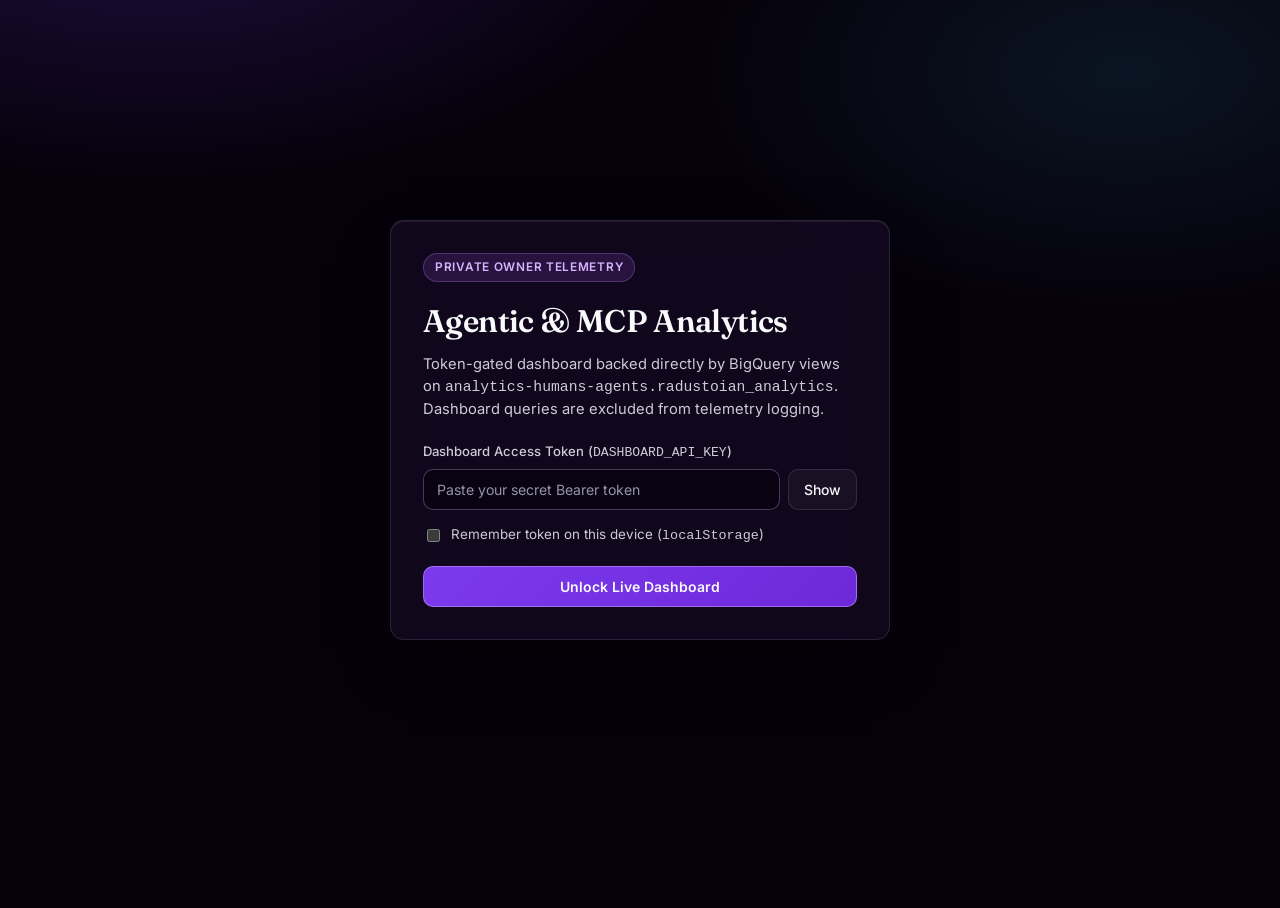
<file: agentic-traffic.html>
<!DOCTYPE html>
<html lang="en">
<head>
  <meta charset="UTF-8">
  <meta name="viewport" content="width=device-width, initial-scale=1.0">
  <meta name="robots" content="noindex, nofollow, noarchive">
  <meta name="theme-color" content="#05010a">
  <title>Agentic &amp; MCP Traffic Analytics — Radu Stoian</title>
  <link rel="preconnect" href="https://fonts.googleapis.com">
  <link rel="preconnect" href="https://fonts.gstatic.com" crossorigin>
  <link rel="stylesheet" href="https://fonts.googleapis.com/css2?family=Fraunces:opsz,wght@9..144,500;9..144,600&family=Inter:wght@400;500;600;700&display=swap">
  <style>
    :root {
      --p-50: #f3e8ff;
      --p-100: #e9d5ff;
      --p-200: #d8b4fe;
      --p-300: #c084fc;
      --p-400: #a855f7;
      --p-500: #7c3aed;
      --p-600: #6d28d9;
      --p-900: #240d3a;
      --emerald: #34d399;
      --amber: #f59e0b;
      --sky: #38bdf8;
      --rose: #fb7185;
      --pink: #f472b6;
      --ink: #f8fafc;
      --ink-soft: #cbcbdb;
      --ink-muted: #9494ad;
      --paper: #05010a;
      --glass-fill: rgba(22, 10, 36, 0.7);
      --glass-fill-hi: rgba(34, 16, 56, 0.82);
      --glass-border: rgba(216, 180, 254, 0.14);
      --glass-border-hi: rgba(216, 180, 254, 0.3);
      --bevel-hi: inset 0 1px 0 rgba(255, 255, 255, 0.08);
      --sh-panel: 0 24px 60px -20px rgba(0, 0, 0, 0.8), var(--bevel-hi);
      --radius-lg: 14px;
      --radius-md: 10px;
      --radius-sm: 6px;
      --font-display: "Fraunces", Georgia, serif;
      --font-body: "Inter", system-ui, -apple-system, sans-serif;
      --font-mono: ui-monospace, SFMono-Regular, Menlo, Monaco, Consolas, monospace;
    }

    *, *::before, *::after {
      box-sizing: border-box;
    }

    html {
      color-scheme: dark;
      background: var(--paper);
      color: var(--ink);
      font-family: var(--font-body);
      line-height: 1.5;
      -webkit-font-smoothing: antialiased;
    }

    body {
      margin: 0;
      min-height: 100dvh;
      background:
        radial-gradient(920px 460px at 12% -10%, rgba(124, 58, 237, 0.22), transparent 60%),
        radial-gradient(760px 420px at 88% 8%, rgba(56, 189, 248, 0.1), transparent 58%),
        var(--paper);
      color: var(--ink);
    }

    .sr-only {
      position: absolute;
      width: 1px;
      height: 1px;
      margin: -1px;
      overflow: hidden;
      clip-path: inset(50%);
      white-space: nowrap;
      border: 0;
    }

    [hidden]:not([hidden="until-found"]) {
      display: none !important;
    }

    a {
      color: var(--p-300);
      text-decoration: none;
    }
    a:hover {
      text-decoration: underline;
    }

    button, input, select {
      font: inherit;
      color: inherit;
    }

    button:focus-visible,
    input:focus-visible,
    select:focus-visible,
    summary:focus-visible,
    .table-wrapper:focus-visible {
      outline: 2px solid var(--p-300);
      outline-offset: 2px;
    }

    .shell {
      max-width: 1280px;
      margin: 0 auto;
      padding: 24px 20px 72px;
    }

    .main-stack {
      display: grid;
      gap: 28px;
    }

    .glass {
      background: var(--glass-fill);
      border: 1px solid var(--glass-border);
      border-radius: var(--radius-lg);
      box-shadow: var(--sh-panel);
      backdrop-filter: blur(18px);
      -webkit-backdrop-filter: blur(18px);
    }

    .btn {
      display: inline-flex;
      align-items: center;
      justify-content: center;
      gap: 8px;
      padding: 9px 15px;
      border-radius: var(--radius-md);
      border: 1px solid var(--glass-border-hi);
      background: rgba(168, 85, 247, 0.14);
      color: var(--ink);
      font-size: 0.875rem;
      font-weight: 500;
      cursor: pointer;
      transition: background 140ms ease, border-color 140ms ease, transform 120ms ease;
    }
    .btn:hover:not(:disabled) {
      background: rgba(168, 85, 247, 0.26);
      border-color: var(--p-300);
    }
    .btn:active:not(:disabled) {
      transform: translateY(1px);
    }
    .btn:disabled {
      opacity: 0.55;
      cursor: wait;
    }
    .btn-primary {
      background: linear-gradient(135deg, var(--p-500), var(--p-600));
      border-color: rgba(216, 180, 254, 0.45);
      font-weight: 600;
    }
    .btn-primary:hover:not(:disabled) {
      background: linear-gradient(135deg, var(--p-400), var(--p-500));
    }
    .btn-ghost {
      background: rgba(255, 255, 255, 0.04);
      border-color: var(--glass-border);
    }
    .btn-sm {
      padding: 5px 10px;
      font-size: 0.78rem;
      border-radius: var(--radius-sm);
    }

    /* Auth Lock Screen */
    .auth-wrap {
      min-height: calc(100dvh - 88px);
      display: grid;
      place-items: center;
      padding: 20px 0;
    }
    .auth-card {
      width: min(500px, 100%);
      padding: 32px;
    }
    .auth-badge {
      display: inline-flex;
      align-items: center;
      gap: 8px;
      padding: 5px 11px;
      border-radius: 999px;
      background: rgba(168, 85, 247, 0.16);
      border: 1px solid rgba(192, 132, 252, 0.28);
      color: var(--p-200);
      font-size: 0.74rem;
      font-weight: 600;
      letter-spacing: 0.06em;
      text-transform: uppercase;
    }
    .auth-title {
      margin: 16px 0 8px;
      font-family: var(--font-display);
      font-size: clamp(1.5rem, 3vw, 1.95rem);
      font-weight: 600;
      letter-spacing: -0.02em;
    }
    .auth-sub {
      margin: 0 0 22px;
      color: var(--ink-soft);
      font-size: 0.92rem;
    }
    .field-label {
      display: block;
      margin-bottom: 6px;
      font-size: 0.82rem;
      font-weight: 500;
      color: var(--ink-soft);
    }
    .input-group {
      display: flex;
      gap: 8px;
      align-items: stretch;
    }
    .input {
      width: 100%;
      padding: 9px 13px;
      border-radius: var(--radius-md);
      border: 1px solid var(--glass-border-hi);
      background: rgba(8, 3, 16, 0.78);
      color: var(--ink);
      font-size: 0.88rem;
    }
    .input::placeholder {
      color: var(--ink-muted);
    }
    .check-row {
      display: flex;
      align-items: center;
      gap: 8px;
      margin: 14px 0 20px;
      font-size: 0.84rem;
      color: var(--ink-soft);
      cursor: pointer;
    }
    .alert {
      margin-top: 14px;
      padding: 12px 14px;
      border-radius: var(--radius-md);
      font-size: 0.85rem;
      border: 1px solid rgba(251, 113, 133, 0.35);
      background: rgba(136, 19, 55, 0.35);
      color: #fecdd3;
    }
    .alert-info {
      border-color: rgba(56, 189, 248, 0.35);
      background: rgba(12, 74, 110, 0.32);
      color: #e0f2fe;
    }

    /* Dashboard Header */
    .topbar {
      display: flex;
      flex-wrap: wrap;
      justify-content: space-between;
      align-items: flex-end;
      gap: 16px;
    }
    .eyebrow {
      display: inline-flex;
      align-items: center;
      gap: 8px;
      font-size: 0.74rem;
      font-weight: 600;
      letter-spacing: 0.08em;
      text-transform: uppercase;
      color: var(--p-300);
    }
    .pulse-dot {
      width: 8px;
      height: 8px;
      border-radius: 50%;
      background: var(--emerald);
      box-shadow: 0 0 10px var(--emerald);
    }
    .page-title {
      margin: 6px 0 4px;
      font-family: var(--font-display);
      font-size: clamp(1.5rem, 2.8vw, 2.15rem);
      font-weight: 600;
      letter-spacing: -0.02em;
    }
    .meta-strip {
      display: flex;
      flex-wrap: wrap;
      align-items: center;
      gap: 10px;
      font-size: 0.82rem;
      color: var(--ink-muted);
    }
    .meta-chip {
      display: inline-flex;
      align-items: center;
      gap: 5px;
      padding: 2px 8px;
      border-radius: 999px;
      border: 1px solid var(--glass-border);
      background: rgba(255, 255, 255, 0.04);
      font-family: var(--font-mono);
      font-size: 0.74rem;
      color: var(--ink-soft);
    }
    .controls {
      display: flex;
      flex-wrap: wrap;
      align-items: center;
      gap: 10px;
    }
    .select {
      padding: 9px 12px;
      border-radius: var(--radius-md);
      border: 1px solid var(--glass-border-hi);
      background: rgba(16, 7, 28, 0.9);
      color: var(--ink);
      font-size: 0.86rem;
      cursor: pointer;
    }

    /* Section Headings */
    .section-block {
      display: grid;
      gap: 14px;
    }
    .section-header {
      display: flex;
      flex-wrap: wrap;
      justify-content: space-between;
      align-items: flex-end;
      gap: 12px;
    }
    .section-title {
      margin: 0;
      font-family: var(--font-display);
      font-size: 1.32rem;
      font-weight: 600;
      letter-spacing: -0.01em;
    }
    .section-sub {
      margin: 2px 0 0;
      font-size: 0.84rem;
      color: var(--ink-muted);
    }

    /* 4 Headline KPI Cards */
    .kpi-grid {
      display: grid;
      grid-template-columns: repeat(auto-fit, minmax(230px, 1fr));
      gap: 14px;
    }
    .kpi-card {
      padding: 18px 20px;
      background: var(--glass-fill);
      border: 1px solid var(--glass-border);
      border-radius: var(--radius-lg);
      box-shadow: var(--bevel-hi);
    }
    .kpi-label {
      font-size: 0.75rem;
      font-weight: 600;
      text-transform: uppercase;
      letter-spacing: 0.05em;
      color: var(--ink-muted);
    }
    .kpi-value {
      margin: 8px 0 6px;
      font-family: var(--font-display);
      font-size: 2rem;
      font-weight: 600;
      line-height: 1.05;
      font-variant-numeric: tabular-nums;
      color: var(--ink);
    }
    .kpi-sub {
      font-size: 0.82rem;
      color: var(--ink-soft);
      font-variant-numeric: tabular-nums;
    }

    /* Panels & Charts */
    .grid-2 {
      display: grid;
      grid-template-columns: repeat(auto-fit, minmax(340px, 1fr));
      gap: 16px;
    }
    .panel-card {
      padding: 20px;
    }
    .panel-head {
      display: flex;
      flex-wrap: wrap;
      justify-content: space-between;
      align-items: center;
      gap: 10px;
      margin-bottom: 14px;
    }
    .panel-title {
      margin: 0;
      font-size: 1.02rem;
      font-weight: 600;
      color: var(--ink);
    }
    .panel-sub {
      margin: 2px 0 0;
      font-size: 0.81rem;
      color: var(--ink-muted);
    }

    .legend {
      display: flex;
      flex-wrap: wrap;
      gap: 14px;
      font-size: 0.79rem;
      color: var(--ink-soft);
    }
    .legend-item {
      display: inline-flex;
      align-items: center;
      gap: 6px;
    }
    .swatch {
      width: 10px;
      height: 10px;
      border-radius: 3px;
      flex-shrink: 0;
    }

    .chart-stage {
      position: relative;
      width: 100%;
    }
    .chart-svg {
      display: block;
      width: 100%;
      height: auto;
      overflow: visible;
    }
    .chart-tooltip {
      position: fixed;
      z-index: 30;
      pointer-events: none;
      padding: 9px 12px;
      border-radius: var(--radius-sm);
      background: rgba(12, 5, 22, 0.96);
      border: 1px solid var(--glass-border-hi);
      box-shadow: 0 12px 30px rgba(0, 0, 0, 0.65);
      font-size: 0.78rem;
      line-height: 1.45;
      color: var(--ink);
      white-space: nowrap;
    }

    /* Donut & Horizontal Bars */
    .donut-layout {
      display: flex;
      flex-wrap: wrap;
      align-items: center;
      gap: 20px;
    }
    .donut-wrap {
      flex: 0 0 164px;
      margin: 0 auto;
    }
    .donut-legend {
      flex: 1 1 200px;
      display: grid;
      gap: 10px;
    }
    .donut-row {
      display: flex;
      justify-content: space-between;
      align-items: center;
      gap: 10px;
      font-size: 0.85rem;
    }

    .hbar-list {
      display: grid;
      gap: 12px;
    }
    .hbar-row {
      display: grid;
      gap: 5px;
    }
    .hbar-meta {
      display: flex;
      justify-content: space-between;
      align-items: baseline;
      gap: 10px;
      font-size: 0.83rem;
    }
    .hbar-label {
      color: var(--ink);
      font-weight: 500;
      overflow: hidden;
      text-overflow: ellipsis;
      white-space: nowrap;
    }
    .hbar-nums {
      flex-shrink: 0;
      font-family: var(--font-mono);
      font-size: 0.76rem;
      color: var(--ink-soft);
      font-variant-numeric: tabular-nums;
    }
    .hbar-track {
      height: 8px;
      border-radius: 999px;
      background: rgba(255, 255, 255, 0.06);
      overflow: hidden;
    }
    .hbar-fill {
      height: 100%;
      border-radius: 999px;
      background: linear-gradient(90deg, var(--p-500), var(--p-300));
    }

    /* Segmented Filter Pills */
    .seg-controls {
      display: flex;
      flex-wrap: wrap;
      gap: 10px;
      align-items: center;
    }
    .seg-pills {
      display: inline-flex;
      flex-wrap: wrap;
      gap: 4px;
      padding: 4px;
      border-radius: var(--radius-md);
      background: rgba(12, 5, 22, 0.75);
      border: 1px solid var(--glass-border);
    }
    .seg-btn {
      padding: 6px 12px;
      border: 0;
      border-radius: var(--radius-sm);
      background: transparent;
      color: var(--ink-muted);
      font-size: 0.8rem;
      font-weight: 600;
      cursor: pointer;
      transition: background 120ms ease, color 120ms ease;
    }
    .seg-btn:hover {
      color: var(--ink);
    }
    .seg-btn[aria-pressed="true"] {
      background: rgba(168, 85, 247, 0.28);
      color: var(--p-100);
    }

    /* Expandable Agent Cards */
    .agents-list {
      display: grid;
      gap: 10px;
    }
    details.agent-card {
      background: var(--glass-fill);
      border: 1px solid var(--glass-border);
      border-radius: var(--radius-md);
      transition: border-color 140ms ease;
    }
    details.agent-card:hover {
      border-color: var(--glass-border-hi);
    }
    details.agent-card[open] {
      border-color: rgba(192, 132, 252, 0.42);
      background: rgba(26, 12, 44, 0.82);
    }
    summary.agent-summary {
      list-style: none;
      display: grid;
      grid-template-columns: minmax(180px, 1.4fr) minmax(160px, 1.6fr) auto;
      align-items: center;
      gap: 14px;
      padding: 14px 16px;
      cursor: pointer;
    }
    summary.agent-summary::-webkit-details-marker {
      display: none;
    }
    @media (max-width: 760px) {
      summary.agent-summary {
        grid-template-columns: 1fr;
        gap: 10px;
      }
    }
    .agent-identity {
      display: flex;
      flex-direction: column;
      gap: 4px;
      min-width: 0;
    }
    .agent-name-row {
      display: flex;
      flex-wrap: wrap;
      align-items: center;
      gap: 8px;
    }
    .agent-name {
      font-weight: 600;
      font-size: 0.96rem;
      color: var(--ink);
      word-break: break-word;
    }
    .agent-meta {
      font-size: 0.78rem;
      color: var(--ink-muted);
    }
    .agent-chips {
      display: flex;
      flex-wrap: wrap;
      gap: 6px;
    }
    .chip {
      display: inline-flex;
      align-items: center;
      gap: 5px;
      padding: 3px 9px;
      border-radius: 999px;
      font-size: 0.74rem;
      background: rgba(255, 255, 255, 0.05);
      border: 1px solid var(--glass-border);
      color: var(--ink-soft);
      font-variant-numeric: tabular-nums;
    }
    .agent-stats {
      display: flex;
      align-items: center;
      gap: 12px;
      font-family: var(--font-mono);
      font-variant-numeric: tabular-nums;
      white-space: nowrap;
    }
    .agent-calls-big {
      font-size: 1.05rem;
      font-weight: 700;
      color: var(--ink);
    }
    .agent-pct {
      font-size: 0.78rem;
      color: var(--ink-muted);
    }
    .chev {
      display: inline-block;
      color: var(--p-300);
      font-size: 0.85rem;
      transition: transform 150ms ease;
    }
    details.agent-card[open] .chev {
      transform: rotate(90deg);
    }
    .agent-body {
      padding: 0 16px 16px;
      border-top: 1px solid rgba(216, 180, 254, 0.1);
      display: grid;
      grid-template-columns: repeat(auto-fit, minmax(260px, 1fr));
      gap: 16px;
      padding-top: 14px;
    }
    .mini-title {
      margin: 0 0 10px;
      font-size: 0.78rem;
      font-weight: 600;
      text-transform: uppercase;
      letter-spacing: 0.05em;
      color: var(--p-200);
    }
    .mini-list {
      display: grid;
      gap: 7px;
    }
    .mini-row {
      display: flex;
      justify-content: space-between;
      align-items: center;
      gap: 10px;
      padding: 6px 10px;
      border-radius: var(--radius-sm);
      background: rgba(7, 2, 14, 0.55);
      border: 1px solid rgba(216, 180, 254, 0.08);
      font-size: 0.82rem;
    }
    details.action-card {
      border-radius: var(--radius-sm);
      background: rgba(7, 2, 14, 0.58);
      border: 1px solid rgba(216, 180, 254, 0.1);
      transition: border-color 140ms ease;
    }
    details.action-card:hover {
      border-color: rgba(216, 180, 254, 0.28);
    }
    details.action-card[open] {
      border-color: rgba(192, 132, 252, 0.42);
      background: rgba(12, 4, 24, 0.82);
    }
    summary.action-summary {
      list-style: none;
      display: flex;
      justify-content: space-between;
      align-items: center;
      gap: 10px;
      padding: 8px 10px;
      font-size: 0.82rem;
      cursor: pointer;
    }
    summary.action-summary::-webkit-details-marker {
      display: none;
    }
    .action-chev {
      display: inline-block;
      margin-left: 8px;
      font-size: 0.72rem;
      color: var(--p-300);
      transition: transform 140ms ease;
    }
    details.action-card[open] .action-chev {
      transform: rotate(90deg);
    }
    .action-events-body {
      padding: 10px 12px 12px;
      border-top: 1px solid rgba(216, 180, 254, 0.1);
      display: grid;
      gap: 8px;
    }
    .event-item {
      padding: 9px 11px;
      border-radius: var(--radius-sm);
      background: rgba(255, 255, 255, 0.03);
      border: 1px solid rgba(216, 180, 254, 0.1);
      display: grid;
      gap: 6px;
      font-size: 0.79rem;
    }
    .event-item-head {
      display: flex;
      flex-wrap: wrap;
      justify-content: space-between;
      align-items: center;
      gap: 8px;
    }
    .event-kv {
      display: grid;
      grid-template-columns: 74px 1fr;
      gap: 8px;
      align-items: baseline;
    }
    .event-label {
      font-size: 0.7rem;
      font-weight: 600;
      text-transform: uppercase;
      letter-spacing: 0.04em;
      color: var(--p-300);
    }
    .event-val {
      color: var(--ink);
      word-break: break-word;
      white-space: pre-wrap;
    }

    /* Call-Type Card Tabs (modern-web-guidance: tabs rules) */
    .ct-tabs-grid {
      display: grid;
      grid-template-columns: repeat(auto-fit, minmax(175px, 1fr));
      gap: 10px;
    }
    .ct-tab {
      position: relative;
      display: flex;
      flex-direction: column;
      align-items: flex-start;
      gap: 4px;
      padding: 14px 15px 17px;
      border: 1px solid var(--glass-border);
      border-radius: var(--radius-md);
      background: var(--glass-fill);
      color: var(--ink);
      text-align: left;
      cursor: pointer;
      transition: background 140ms ease, border-color 140ms ease;
    }
    .ct-tab:hover {
      background: var(--glass-fill-hi);
      border-color: var(--glass-border-hi);
    }
    .ct-tab[aria-selected="true"] {
      background: var(--glass-fill-hi);
      border-color: rgba(192, 132, 252, 0.45);
      color: var(--p-100);
    }
    .ct-tab[aria-selected="true"]::after {
      content: "";
      position: absolute;
      inset-inline: 10px;
      inset-block-end: 0;
      border-block-end: 3px solid var(--p-400);
    }
    .ct-tab.ct-tab-empty:not([aria-selected="true"]) {
      opacity: 0.52;
    }
    .ct-name {
      font-size: 0.83rem;
      font-weight: 600;
      color: var(--ink-soft);
    }
    .ct-tab[aria-selected="true"] .ct-name {
      color: var(--p-200);
    }
    .ct-num {
      font-family: var(--font-display);
      font-size: 1.55rem;
      font-weight: 600;
      line-height: 1.1;
      font-variant-numeric: tabular-nums;
      color: var(--ink);
    }
    .ct-sub {
      font-size: 0.74rem;
      color: var(--ink-muted);
    }

    /* Background and spacing inside .tab-panel-inner, never on [role="tabpanel"] */
    .tab-panel-inner {
      padding: 20px;
      display: grid;
      gap: 18px;
    }

    /* Filters Toolbar */
    .filter-bar {
      display: flex;
      flex-wrap: wrap;
      gap: 10px;
      align-items: center;
    }
    .filter-bar .input {
      flex: 1 1 240px;
    }

    /* Responsive & Sortable Tables (modern-web-guidance) */
    .table-wrapper {
      overflow: auto;
      max-inline-size: 100%;
      max-block-size: 560px;
      border: 1px solid var(--glass-border);
      border-radius: var(--radius-md);
      background: rgba(9, 4, 18, 0.65);
      container-type: inline-size;
    }

    .data-table {
      width: 100%;
      border-collapse: collapse;
      font-size: 0.83rem;
      text-align: left;
    }

    .data-table thead th {
      position: sticky;
      inset-block-start: 0;
      z-index: 2;
      background: #170a28;
      border-bottom: 1px solid var(--glass-border-hi);
      padding: 0;
      font-weight: 600;
      color: var(--ink-soft);
      white-space: nowrap;
    }

    .data-table thead th:not([data-sortable]),
    .sort-btn {
      padding: 10px 11px;
    }

    .sort-btn {
      display: flex;
      align-items: center;
      justify-content: space-between;
      gap: 6px;
      width: 100%;
      min-height: 36px;
      border: 0;
      background: transparent;
      color: inherit;
      font: inherit;
      font-weight: 600;
      text-align: left;
      cursor: pointer;
    }
    .sort-btn:hover {
      color: var(--p-200);
      background: rgba(216, 180, 254, 0.08);
    }

    .sort-icon::after {
      content: "↕";
      opacity: 0.35;
      font-size: 0.78em;
    }
    th[aria-sort="ascending"] .sort-icon::after {
      content: "▲";
      opacity: 1;
      color: var(--p-300);
    }
    th[aria-sort="descending"] .sort-icon::after {
      content: "▼";
      opacity: 1;
      color: var(--p-300);
    }

    .data-table tbody td {
      padding: 10px 11px;
      border-bottom: 1px solid rgba(216, 180, 254, 0.08);
      vertical-align: top;
      overflow-wrap: anywhere;
    }
    .data-table tbody tr:hover {
      background: rgba(168, 85, 247, 0.08);
    }
    .data-table tbody tr[data-clickable="true"] {
      cursor: pointer;
    }

    .num-cell {
      font-family: var(--font-mono);
      font-variant-numeric: tabular-nums;
      white-space: nowrap;
    }

    .pill {
      display: inline-block;
      padding: 2px 8px;
      border-radius: 999px;
      font-size: 0.72rem;
      font-weight: 600;
      border: 1px solid transparent;
      white-space: nowrap;
    }
    .pill-violet {
      background: rgba(168, 85, 247, 0.16);
      border-color: rgba(192, 132, 252, 0.3);
      color: var(--p-200);
    }
    .pill-green {
      background: rgba(52, 211, 153, 0.15);
      border-color: rgba(52, 211, 153, 0.32);
      color: #a7f3d0;
    }
    .pill-amber {
      background: rgba(245, 158, 11, 0.16);
      border-color: rgba(245, 158, 11, 0.32);
      color: #fde68a;
    }
    .pill-sky {
      background: rgba(56, 189, 248, 0.14);
      border-color: rgba(56, 189, 248, 0.32);
      color: #bae6fd;
    }
    .pill-rose {
      background: rgba(251, 113, 133, 0.16);
      border-color: rgba(251, 113, 133, 0.34);
      color: #fecdd3;
    }

    .cell-main {
      font-weight: 500;
      color: var(--ink);
      word-break: break-word;
    }
    .cell-sub {
      margin-top: 3px;
      font-size: 0.75rem;
      color: var(--ink-muted);
      word-break: break-word;
    }

    @container (width < 640px) {
      .table-wrapper {
        max-block-size: none;
      }
      .data-table,
      .data-table tbody,
      .data-table tr,
      .data-table th,
      .data-table td {
        display: block;
      }
      .data-table thead {
        display: none;
      }
      .data-table tbody tr {
        display: grid;
        gap: 6px;
        padding: 12px;
        border-bottom: 1px solid var(--glass-border-hi);
      }
      .data-table tbody td {
        display: grid;
        grid-template-columns: 112px 1fr;
        gap: 8px;
        padding: 2px 0;
        border: 0;
        white-space: normal;
      }
      .data-table tbody td::before {
        content: attr(data-label) ": ";
        font-size: 0.74rem;
        font-weight: 600;
        color: var(--ink-muted);
      }
    }

    /* Collapsed Advanced Section */
    details.advanced-panel {
      background: rgba(16, 7, 28, 0.62);
      border: 1px solid var(--glass-border);
      border-radius: var(--radius-lg);
    }
    summary.advanced-summary {
      list-style: none;
      display: flex;
      flex-wrap: wrap;
      justify-content: space-between;
      align-items: center;
      gap: 12px;
      padding: 16px 20px;
      cursor: pointer;
      font-weight: 600;
      font-size: 0.96rem;
      color: var(--ink-soft);
    }
    summary.advanced-summary::-webkit-details-marker {
      display: none;
    }
    summary.advanced-summary:hover {
      color: var(--ink);
    }
    details.advanced-panel[open] .chev {
      transform: rotate(90deg);
    }
    .advanced-body {
      padding: 0 20px 20px;
      border-top: 1px solid rgba(216, 180, 254, 0.1);
      display: grid;
      gap: 18px;
      padding-top: 18px;
    }

    /* Detail Dialog */
    dialog.detail-dialog {
      width: min(760px, calc(100vw - 24px));
      max-height: calc(100dvh - 36px);
      padding: 0;
      border: 1px solid var(--glass-border-hi);
      border-radius: var(--radius-lg);
      background: #120620;
      color: var(--ink);
      box-shadow: 0 30px 90px rgba(0, 0, 0, 0.85);
    }
    dialog.detail-dialog::backdrop {
      background: rgba(3, 1, 8, 0.78);
      backdrop-filter: blur(6px);
    }
    .dialog-head {
      display: flex;
      justify-content: space-between;
      align-items: flex-start;
      gap: 12px;
      padding: 18px 20px;
      border-bottom: 1px solid var(--glass-border);
    }
    .dialog-body {
      padding: 18px 20px;
      overflow-y: auto;
      max-height: calc(100dvh - 140px);
      display: grid;
      gap: 14px;
    }
    .detail-block {
      padding: 12px 14px;
      border-radius: var(--radius-md);
      background: rgba(255, 255, 255, 0.03);
      border: 1px solid var(--glass-border);
    }
    .detail-label {
      margin-bottom: 4px;
      font-size: 0.73rem;
      font-weight: 600;
      text-transform: uppercase;
      letter-spacing: 0.05em;
      color: var(--p-300);
    }
    .detail-value {
      font-size: 0.88rem;
      color: var(--ink);
      white-space: pre-wrap;
      word-break: break-word;
    }
    .detail-grid {
      display: grid;
      grid-template-columns: repeat(auto-fit, minmax(155px, 1fr));
      gap: 10px;
    }

    .empty-state {
      padding: 28px 16px;
      text-align: center;
      color: var(--ink-muted);
      font-size: 0.87rem;
    }

    /* Section 5: Conversational Analytics & A2UI Surface */
    .ask-data-card {
      padding: 20px;
      display: grid;
      gap: 16px;
    }
    .ask-data-starters {
      display: flex;
      flex-wrap: wrap;
      gap: 8px;
    }
    .ask-data-form {
      display: grid;
      gap: 10px;
    }
    .ask-data-input-row {
      display: flex;
      flex-wrap: wrap;
      gap: 10px;
      align-items: flex-end;
    }
    .ask-data-textarea {
      flex: 1 1 320px;
      min-height: 54px;
      max-height: 180px;
      resize: vertical;
      padding: 11px 14px;
      border-radius: var(--radius-md);
      border: 1px solid var(--glass-border-hi);
      background: rgba(11, 5, 20, 0.9);
      color: var(--ink);
      font: inherit;
      font-size: 0.92rem;
      line-height: 1.45;
    }
    .ask-data-textarea::placeholder {
      color: var(--ink-muted);
    }
    .ask-data-textarea:focus-visible {
      outline: 2px solid var(--p-300);
      outline-offset: 2px;
    }
    .ask-data-status {
      display: flex;
      align-items: center;
      gap: 10px;
      padding: 10px 14px;
      border-radius: var(--radius-md);
      background: rgba(168, 85, 247, 0.12);
      border: 1px solid rgba(192, 132, 252, 0.28);
      color: var(--p-100);
      font-size: 0.84rem;
    }
    .ask-data-spinner {
      width: 14px;
      height: 14px;
      border-radius: 50%;
      border: 2px solid rgba(216, 180, 254, 0.25);
      border-top-color: var(--p-300);
      animation: a2ui-spin 0.85s linear infinite;
      flex-shrink: 0;
    }
    @keyframes a2ui-spin {
      to { transform: rotate(360deg); }
    }
    @media (prefers-reduced-motion: reduce) {
      .ask-data-spinner {
        animation: none;
        border-color: var(--p-300);
      }
    }
    .ask-data-thread {
      display: grid;
      gap: 20px;
    }
    .ask-turn {
      display: grid;
      gap: 12px;
      padding-top: 16px;
      border-top: 1px solid var(--glass-border);
    }
    .ask-turn:first-child {
      padding-top: 4px;
      border-top: 0;
    }
    .ask-turn-prompt {
      display: flex;
      flex-wrap: wrap;
      justify-content: space-between;
      align-items: center;
      gap: 10px;
      padding: 10px 14px;
      border-radius: var(--radius-md);
      background: rgba(255, 255, 255, 0.04);
      border: 1px solid var(--glass-border);
    }
    .ask-turn-question {
      font-weight: 600;
      font-size: 0.94rem;
      color: var(--ink);
    }
    .ask-error-row {
      margin-top: 0;
      display: flex;
      flex-wrap: wrap;
      align-items: center;
      justify-content: space-between;
      gap: 12px;
    }
    .ask-error-msg {
      flex: 1 1 220px;
    }
    .ask-retry-btn {
      flex-shrink: 0;
      min-block-size: 32px;
      border-color: rgba(254, 205, 211, 0.35);
      color: #ffe4e6;
    }
    .ask-retry-btn:hover {
      background: rgba(254, 205, 211, 0.14);
      border-color: rgba(254, 205, 211, 0.6);
    }

    /* A2UI Native Component Catalog Styles */
    .a2ui-col {
      display: grid;
      gap: 14px;
    }
    .a2ui-row {
      display: grid;
      grid-template-columns: repeat(auto-fit, minmax(280px, 1fr));
      gap: 14px;
    }
    .a2ui-summary {
      padding: 14px 16px;
      border-radius: var(--radius-md);
      background: rgba(168, 85, 247, 0.09);
      border: 1px solid rgba(192, 132, 252, 0.26);
    }
    .a2ui-tone-positive {
      background: rgba(52, 211, 153, 0.09);
      border-color: rgba(52, 211, 153, 0.28);
    }
    .a2ui-tone-warning {
      background: rgba(245, 158, 11, 0.1);
      border-color: rgba(245, 158, 11, 0.3);
    }
    .a2ui-tone-neutral {
      background: rgba(255, 255, 255, 0.03);
      border-color: var(--glass-border);
    }
    .a2ui-summary-title {
      font-weight: 600;
      font-size: 0.94rem;
      color: var(--p-100);
      margin-bottom: 8px;
    }
    .a2ui-summary-body {
      display: grid;
      gap: 10px;
      margin: 0;
      font-size: 0.89rem;
      line-height: 1.55;
      color: var(--ink-soft);
    }
    .a2ui-md-p {
      margin: 0;
    }
    .a2ui-md-list {
      margin: 0;
      padding-left: 20px;
      display: grid;
      gap: 6px;
    }
    .a2ui-md-list li::marker {
      color: var(--pink);
    }
    .a2ui-md-bold {
      color: var(--ink);
      font-weight: 600;
    }
    .a2ui-md-em {
      font-style: italic;
      color: var(--pink);
      font-weight: 500;
    }
    .a2ui-md-code {
      font-family: var(--font-mono);
      font-size: 0.8em;
      padding: 1px 5px;
      border-radius: 4px;
      background: rgba(255, 255, 255, 0.07);
      color: var(--p-100);
    }
    .a2ui-kpi-grid {
      display: grid;
      grid-template-columns: repeat(auto-fit, minmax(190px, 1fr));
      gap: 12px;
    }
    .a2ui-kpi-card {
      border-top-width: 2px;
    }
    .a2ui-kpi-card .kpi-value-sm {
      font-size: 1.25rem;
      line-height: 1.2;
      word-break: break-word;
    }
    .a2ui-kpi-card .kpi-sub {
      display: -webkit-box;
      -webkit-line-clamp: 2;
      -webkit-box-orient: vertical;
      overflow: hidden;
    }
    .a2ui-accent-violet { border-top-color: var(--p-400); }
    .a2ui-accent-sky { border-top-color: var(--sky); }
    .a2ui-accent-emerald { border-top-color: var(--emerald); }
    .a2ui-accent-amber { border-top-color: var(--amber); }
    .a2ui-accent-rose { border-top-color: var(--rose); }
    .a2ui-compare-grid {
      display: grid;
      grid-template-columns: repeat(auto-fit, minmax(220px, 1fr));
      gap: 12px;
    }
    .a2ui-compare-card {
      padding: 14px;
      border-radius: var(--radius-md);
      background: rgba(255, 255, 255, 0.03);
      border: 1px solid var(--glass-border);
      border-top-width: 2px;
      display: grid;
      gap: 10px;
    }
    .a2ui-compare-head {
      display: flex;
      justify-content: space-between;
      align-items: center;
      gap: 8px;
    }
    .a2ui-compare-metrics {
      display: grid;
      gap: 6px;
    }
    .a2ui-compare-metric {
      display: flex;
      justify-content: space-between;
      align-items: baseline;
      gap: 8px;
      font-size: 0.84rem;
    }
    .a2ui-followups {
      display: grid;
      gap: 8px;
    }
    .a2ui-followups-label {
      font-size: 0.77rem;
      font-weight: 600;
      text-transform: uppercase;
      letter-spacing: 0.04em;
      color: var(--ink-muted);
    }
    .a2ui-chips-row {
      display: flex;
      flex-wrap: wrap;
      gap: 8px;
    }
    .a2ui-chip {
      padding: 7px 12px;
      border-radius: 999px;
      border: 1px solid var(--glass-border-hi);
      background: rgba(168, 85, 247, 0.1);
      color: var(--p-100);
      font-size: 0.8rem;
      cursor: pointer;
      text-align: left;
      transition: background 0.15s ease, border-color 0.15s ease;
    }
    .a2ui-chip:hover {
      background: rgba(168, 85, 247, 0.22);
      border-color: var(--p-300);
    }
    details.a2ui-sql {
      border-radius: var(--radius-md);
      border: 1px solid var(--glass-border);
      background: rgba(10, 4, 18, 0.72);
    }
    summary.a2ui-sql-summary {
      list-style: none;
      display: flex;
      flex-wrap: wrap;
      justify-content: space-between;
      align-items: center;
      gap: 10px;
      padding: 10px 14px;
      cursor: pointer;
      font-size: 0.82rem;
      color: var(--ink-soft);
    }
    summary.a2ui-sql-summary::-webkit-details-marker {
      display: none;
    }
    .a2ui-sql-title {
      display: inline-flex;
      align-items: center;
      gap: 8px;
      font-weight: 600;
    }
    details.a2ui-sql[open] .chev {
      transform: rotate(90deg);
    }
    .a2ui-sql-meta {
      display: flex;
      flex-wrap: wrap;
      align-items: center;
      gap: 8px;
    }
    .a2ui-sql-pre {
      margin: 0;
      padding: 12px 14px;
      border-top: 1px solid var(--glass-border);
      overflow-x: auto;
      font-family: var(--font-mono);
      font-size: 0.78rem;
      line-height: 1.5;
      color: var(--p-100);
    }
    .a2ui-sql-step-head {
      display: flex;
      justify-content: space-between;
      align-items: center;
      gap: 8px;
      padding: 8px 14px;
      border-top: 1px solid var(--glass-border);
      background: rgba(255, 255, 255, 0.025);
      font-size: 0.78rem;
      color: var(--ink-soft);
    }
    .a2ui-qfeed {
      display: grid;
      gap: 12px;
    }
    .a2ui-qcard {
      padding: 14px 16px;
      border-radius: var(--radius-md);
      background: rgba(255, 255, 255, 0.03);
      border: 1px solid var(--glass-border);
      display: grid;
      gap: 8px;
    }
    .a2ui-qhead {
      display: flex;
      flex-wrap: wrap;
      justify-content: space-between;
      align-items: center;
      gap: 8px;
    }
    .a2ui-qmeta,
    .a2ui-qactions {
      display: flex;
      flex-wrap: wrap;
      align-items: center;
      gap: 6px;
    }
    .a2ui-qtext {
      font-size: 0.96rem;
      font-weight: 600;
      font-style: italic;
      color: var(--pink);
      line-height: 1.45;
      word-break: break-word;
    }
    .a2ui-qprev {
      font-size: 0.8rem;
      color: var(--ink-muted);
    }
    .a2ui-qeff {
      font-size: 0.81rem;
      color: var(--sky);
    }
    .a2ui-qrationale {
      font-size: 0.83rem;
      color: var(--ink-soft);
    }
    details.a2ui-provenance {
      border-radius: var(--radius-md);
      border: 1px solid var(--glass-border);
      background: rgba(16, 7, 28, 0.65);
    }
    summary.a2ui-provenance-summary {
      list-style: none;
      display: flex;
      flex-wrap: wrap;
      justify-content: space-between;
      align-items: center;
      gap: 10px;
      padding: 9px 13px;
      cursor: pointer;
      font-size: 0.79rem;
      color: var(--ink-soft);
    }
    summary.a2ui-provenance-summary::-webkit-details-marker {
      display: none;
    }
    .a2ui-provenance-left,
    .a2ui-provenance-toggle {
      display: inline-flex;
      flex-wrap: wrap;
      align-items: center;
      gap: 8px;
    }
    .a2ui-provenance-toggle {
      color: var(--p-200);
      font-weight: 500;
    }
    details.a2ui-provenance[open] .chev {
      transform: rotate(90deg);
    }
    .a2ui-provenance-scope {
      color: var(--ink-muted);
    }
    .a2ui-provenance-body {
      padding: 10px 14px 12px;
      border-top: 1px solid var(--glass-border);
      display: grid;
      gap: 8px;
      font-size: 0.8rem;
    }
    .a2ui-provenance-row {
      display: flex;
      flex-wrap: wrap;
      gap: 8px;
      align-items: baseline;
    }
    .a2ui-provenance-key {
      font-size: 0.72rem;
      font-weight: 600;
      text-transform: uppercase;
      letter-spacing: 0.04em;
      color: var(--p-300);
      min-width: 120px;
    }
    .a2ui-provenance-val {
      color: var(--ink-soft);
    }
    .a2ui-provenance-metrics {
      display: grid;
      gap: 6px;
    }
    .a2ui-provenance-metric {
      display: flex;
      flex-wrap: wrap;
      gap: 8px;
      align-items: center;
      padding: 6px 8px;
      border-radius: var(--radius-sm);
      background: rgba(255, 255, 255, 0.03);
      border: 1px solid var(--glass-border);
    }
    .a2ui-provenance-code {
      font-family: var(--font-mono);
      font-size: 0.74rem;
      color: var(--p-100);
      word-break: break-all;
    }
    .a2ui-timeline-list,
    .a2ui-gap-list {
      display: grid;
      gap: 12px;
    }
    .a2ui-timeline-card,
    .a2ui-gap-item {
      padding: 13px 15px;
      border-radius: var(--radius-md);
      background: rgba(255, 255, 255, 0.03);
      border: 1px solid var(--glass-border);
      display: grid;
      gap: 10px;
    }
    .a2ui-timeline-head {
      display: flex;
      flex-wrap: wrap;
      justify-content: space-between;
      align-items: center;
      gap: 8px;
    }
    .a2ui-timeline-turns {
      margin: 0;
      padding: 0 0 0 14px;
      border-left: 2px solid rgba(192, 132, 252, 0.35);
      list-style: none;
      display: grid;
      gap: 10px;
    }
    .a2ui-timeline-turn {
      display: grid;
      gap: 4px;
    }
    .a2ui-timeline-turn-meta {
      display: flex;
      flex-wrap: wrap;
      align-items: center;
      gap: 6px;
    }
    .a2ui-timeline-turn-text {
      font-size: 0.88rem;
      color: var(--ink);
      word-break: break-word;
    }
    details.a2ui-qanswer {
      margin-top: 2px;
      border-radius: var(--radius-sm);
      border: 1px solid var(--glass-border);
      background: rgba(10, 4, 18, 0.55);
    }
    summary.a2ui-qanswer-summary {
      list-style: none;
      display: inline-flex;
      align-items: center;
      gap: 6px;
      padding: 6px 10px;
      font-size: 0.78rem;
      font-weight: 600;
      color: var(--p-200);
      cursor: pointer;
    }
    summary.a2ui-qanswer-summary::-webkit-details-marker {
      display: none;
    }
    details.a2ui-qanswer[open] .chev {
      transform: rotate(90deg);
    }
    .a2ui-qanswer-body {
      padding: 8px 10px 10px;
      border-top: 1px solid var(--glass-border);
      font-size: 0.82rem;
      color: var(--ink-soft);
      white-space: pre-wrap;
      word-break: break-word;
    }
    #dashboardView.is-loading .kpi-grid,
    #dashboardView.is-loading .panel-card,
    #dashboardView.is-loading .agents-list,
    #dashboardView.is-loading .ct-tabs-grid,
    #dashboardView.is-loading [role="tabpanel"] {
      opacity: 0.6;
      transition: opacity 140ms ease;
    }
  </style>
</head>
<body>
  <main class="shell">
    <!-- Token Gate -->
    <section id="authGate" class="auth-wrap" aria-labelledby="authHeading">
      <div class="glass auth-card">
        <span class="auth-badge">Private Owner Telemetry</span>
        <h1 id="authHeading" class="auth-title">Agentic &amp; MCP Analytics</h1>
        <p class="auth-sub">
          Token-gated dashboard backed directly by BigQuery views on
          <code>analytics-humans-agents.radustoian_analytics</code>. Dashboard queries are excluded from telemetry logging.
        </p>

        <form id="authForm" novalidate>
          <label class="field-label" for="tokenInput">Dashboard Access Token (<code>DASHBOARD_API_KEY</code>)</label>
          <div class="input-group">
            <input
              id="tokenInput"
              class="input"
              type="password"
              autocomplete="current-password"
              placeholder="Paste your secret Bearer token"
              required
            >
            <button type="button" id="toggleTokenBtn" class="btn btn-ghost" aria-label="Show token">Show</button>
          </div>

          <label class="check-row">
            <input id="rememberTokenChk" type="checkbox">
            <span>Remember token on this device (<code>localStorage</code>)</span>
          </label>

          <button type="submit" id="unlockBtn" class="btn btn-primary" style="width: 100%;">
            Unlock Live Dashboard
          </button>
        </form>

        <div id="authError" class="alert" role="alert" hidden></div>
      </div>
    </section>

    <!-- Live Dashboard View -->
    <section id="dashboardView" class="main-stack" aria-labelledby="dashHeading" hidden>
      <header class="topbar">
        <div>
          <span class="eyebrow">
            <span class="pulse-dot" aria-hidden="true"></span>
            Live BigQuery Telemetry
          </span>
          <h1 id="dashHeading" class="page-title">Agentic Traffic Overview</h1>
          <div class="meta-strip">
            <span id="datasetBadge" class="meta-chip">BigQuery</span>
            <span id="cacheBadge" class="meta-chip">Live</span>
            <span id="updatedBadge">Loading...</span>
            <span>·</span>
            <a href="/">← Back to radustoian.com</a>
          </div>
        </div>

        <div class="controls">
          <label class="sr-only" for="windowSelect">Date window</label>
          <select id="windowSelect" class="select">
            <option value="1h">Last 1 hour</option>
            <option value="today">Today</option>
            <option value="yesterday">Yesterday</option>
            <option value="7">Last 7 days</option>
            <option value="14">Last 14 days</option>
            <option value="30" selected>Last 30 days</option>
            <option value="90">Last 90 days</option>
            <option value="365">Last 365 days</option>
          </select>
          <button type="button" id="refreshBtn" class="btn">Refresh</button>
          <button type="button" id="lockBtn" class="btn btn-ghost">Lock</button>
        </div>
      </header>

      <div id="dashBanner" class="alert" role="alert" hidden></div>

      <!-- 4 Plain-English Top Metrics -->
      <section class="kpi-grid" aria-label="Headline agentic metrics">
        <article class="kpi-card">
          <div class="kpi-label">Total Agentic Calls</div>
          <div id="kpiAgenticCalls" class="kpi-value">—</div>
          <div id="kpiAgenticCallsSub" class="kpi-sub">—</div>
        </article>
        <article class="kpi-card">
          <div class="kpi-label">Active Agents &amp; Clients</div>
          <div id="kpiUniqueAgents" class="kpi-value">—</div>
          <div id="kpiUniqueAgentsSub" class="kpi-sub">—</div>
        </article>
        <article class="kpi-card">
          <div class="kpi-label">Automated vs User-Driven</div>
          <div id="kpiReasonSplit" class="kpi-value">—</div>
          <div id="kpiReasonSplitSub" class="kpi-sub">—</div>
        </article>
        <article class="kpi-card">
          <div class="kpi-label">Questions &amp; Tool Calls</div>
          <div id="kpiInteractive" class="kpi-value">—</div>
          <div id="kpiInteractiveSub" class="kpi-sub">—</div>
        </article>
      </section>

      <!-- Daily Calls Chart -->
      <article class="glass panel-card">
        <div class="panel-head">
          <div>
            <h2 id="dailyChartTitle" class="panel-title">Daily Traffic Trend</h2>
            <p id="dailyChartSub" class="panel-sub">Hover or focus any day bar to inspect User-Driven AI Agents, Automated Bots, and Human Chatbot visits</p>
          </div>
          <div class="legend" aria-label="Traffic chart legend">
            <span class="legend-item"><span class="swatch" style="background: var(--p-400);"></span>User-Driven AI Agents</span>
            <span class="legend-item"><span class="swatch" style="background: var(--sky);"></span>Automated Bots / Crawlers</span>
            <span class="legend-item"><span class="swatch" style="background: var(--emerald);"></span>Human Chatbot</span>
          </div>
        </div>
        <div id="dailyChartStage" class="chart-stage"></div>
      </article>

      <!-- Section 1: Breakdown by Reason -->
      <section class="section-block" aria-labelledby="hByReason">
        <div class="section-header">
          <div>
            <h2 id="hByReason" class="section-title">1. Breakdown by Reason</h2>
            <p class="section-sub">Why traffic is calling: automated directory crawlers &amp; research bots vs user-driven agents and human chat</p>
          </div>
        </div>

        <div class="grid-2">
          <article class="glass panel-card">
            <div class="panel-head">
              <div>
                <h3 class="panel-title">Caller Type</h3>
                <p class="panel-sub">Automated crawlers vs user-initiated AI vs human visitors</p>
              </div>
            </div>
            <div id="reasonDonutContainer"></div>
          </article>

          <article class="glass panel-card">
            <div class="panel-head">
              <div>
                <h3 class="panel-title">Call Purpose / Intent</h3>
                <p class="panel-sub">What each request came here to accomplish</p>
              </div>
            </div>
            <div id="intentBars" class="hbar-list"></div>
          </article>
        </div>
      </section>

      <!-- Section 2: Breakdown by Agent Name (Expandable into Call Types) -->
      <section class="section-block" aria-labelledby="hByAgent">
        <div class="section-header">
          <div>
            <h2 id="hByAgent" class="section-title">2. Breakdown by Agent Name</h2>
            <p class="section-sub">
              Click an agent row, then expand any action or endpoint to inspect the exact request and answer
              <span id="agentsCountBadge" class="meta-chip" style="margin-left: 6px;">0</span>
            </p>
          </div>
          <div class="seg-controls">
            <div id="agentFilterBar" class="seg-pills" role="group" aria-label="Filter agents by reason">
              <button type="button" class="seg-btn" data-filter="all" aria-pressed="true">All</button>
              <button type="button" class="seg-btn" data-filter="agents" aria-pressed="false">Agents Only</button>
              <button type="button" class="seg-btn" data-filter="user_driven" aria-pressed="false">User-Driven</button>
              <button type="button" class="seg-btn" data-filter="automated" aria-pressed="false">Automated Bots</button>
            </div>
            <label class="sr-only" for="agentSearch">Search agent name</label>
            <input id="agentSearch" class="input" type="search" placeholder="Search agent name..." style="width: 210px;">
          </div>
        </div>

        <div id="agentsList" class="agents-list"></div>
      </section>

      <!-- Section 3: Breakdown by Call Type -> Relevant Data Drill-Down -->
      <section class="section-block" aria-labelledby="hByCallType">
        <div class="section-header">
          <div>
            <h2 id="hByCallType" class="section-title">3. Breakdown by Call Type &amp; Activity Detail</h2>
            <p class="section-sub">Filter by Call Purpose (such as Question Answering) and select a call type card to inspect detailed activity</p>
          </div>
          <div class="seg-controls">
            <div id="ctPurposeBar" class="seg-pills" role="group" aria-label="Quick call purpose filter">
              <button type="button" class="seg-btn" data-purpose="all" aria-pressed="true">All Purposes</button>
              <button type="button" class="seg-btn" data-purpose="prompt_grounded_qa" aria-pressed="false">Question Answering (Q&amp;A)</button>
            </div>
            <label class="sr-only" for="ctPurposeSelect">Call purpose filter</label>
            <select id="ctPurposeSelect" class="select">
              <option value="all">All Purposes</option>
              <option value="prompt_grounded_qa">Question Answering (Q&amp;A)</option>
            </select>
          </div>
        </div>

        <!-- Call-Type Clickable Summary Cards as Accessible Tabs -->
        <div class="ct-tabs-grid" role="tablist" aria-label="Breakdown by call type" focusgroup="tablist nomemory">
          <button type="button" class="ct-tab" role="tab" id="tab-ct-mcp" aria-selected="true" focusgroupstart data-panel="panel-ct-mcp">
            <span class="ct-name">Remote MCP (/mcp)</span>
            <span id="cntCtMcp" class="ct-num">0</span>
            <span id="subCtMcp" class="ct-sub">0 tool/resource calls</span>
          </button>
          <button type="button" class="ct-tab" role="tab" id="tab-ct-chatbot" aria-selected="false" tabindex="-1" data-panel="panel-ct-chatbot">
            <span class="ct-name">On-Site Chatbot</span>
            <span id="cntCtChatbot" class="ct-num">0</span>
            <span id="subCtChatbot" class="ct-sub">Human questions asked</span>
          </button>
          <button type="button" class="ct-tab" role="tab" id="tab-ct-webmcp" aria-selected="false" tabindex="-1" data-panel="panel-ct-webmcp">
            <span class="ct-name">In-Browser WebMCP</span>
            <span id="cntCtWebmcp" class="ct-num">0</span>
            <span id="subCtWebmcp" class="ct-sub">DOM tools triggered</span>
          </button>
          <button type="button" class="ct-tab" role="tab" id="tab-ct-nlweb" aria-selected="false" tabindex="-1" data-panel="panel-ct-nlweb">
            <span class="ct-name">External NLWeb</span>
            <span id="cntCtNlweb" class="ct-num">0</span>
            <span id="subCtNlweb" class="ct-sub">/ask &amp; /who calls</span>
          </button>
          <button type="button" class="ct-tab" role="tab" id="tab-ct-rest" aria-selected="false" tabindex="-1" data-panel="panel-ct-rest">
            <span class="ct-name">Public REST API</span>
            <span id="cntCtRest" class="ct-num">0</span>
            <span id="subCtRest" class="ct-sub">/api/v1 endpoints</span>
          </button>
          <button type="button" class="ct-tab" role="tab" id="tab-ct-markdown" aria-selected="false" tabindex="-1" data-panel="panel-ct-markdown">
            <span class="ct-name">Markdown Feeds</span>
            <span id="cntCtMarkdown" class="ct-num">0</span>
            <span id="subCtMarkdown" class="ct-sub">Accept: text/markdown</span>
          </button>
        </div>

        <!-- Panel 1: Remote MCP -->
        <div id="panel-ct-mcp" role="tabpanel" aria-labelledby="tab-ct-mcp">
          <div class="glass tab-panel-inner">
            <div class="panel-head" style="margin-bottom: 0;">
              <div>
                <h3 id="hMcpTable" class="panel-title">Questions Asked &amp; Tools Called via MCP</h3>
                <p class="panel-sub">Shows <code>ask</code> prompts, <code>get-section</code> lookups, and <code>resources/read</code> calls. Click a row to inspect full Q&amp;A.</p>
              </div>
              <button type="button" id="exportMcpBtn" class="btn btn-sm">Export CSV</button>
            </div>

            <div class="filter-bar">
              <label class="sr-only" for="mcpSearch">Filter MCP activity</label>
              <input id="mcpSearch" class="input" type="search" placeholder="Search MCP question, tool name, agent, or answer preview...">
            </div>

            <div tabindex="0" role="region" aria-labelledby="hMcpTable" class="table-wrapper">
              <table id="tblMcpCalls" class="data-table">
                <thead>
                  <tr>
                    <th scope="col" data-sortable data-col="0" data-type="date" aria-sort="descending">
                      <button type="button" class="sort-btn" commandfor="tblMcpCalls" command="--sort">
                        <span>Time (UTC)</span><span class="sort-icon" aria-hidden="true"></span>
                      </button>
                    </th>
                    <th scope="col" data-sortable data-col="1" data-type="text">
                      <button type="button" class="sort-btn" commandfor="tblMcpCalls" command="--sort">
                        <span>Agent</span><span class="sort-icon" aria-hidden="true"></span>
                      </button>
                    </th>
                    <th scope="col" data-sortable data-col="2" data-type="text">
                      <button type="button" class="sort-btn" commandfor="tblMcpCalls" command="--sort">
                        <span>Tool / Resource</span><span class="sort-icon" aria-hidden="true"></span>
                      </button>
                    </th>
                    <th scope="col" data-sortable data-col="3" data-type="text">
                      <button type="button" class="sort-btn" commandfor="tblMcpCalls" command="--sort">
                        <span>Question or Target</span><span class="sort-icon" aria-hidden="true"></span>
                      </button>
                    </th>
                    <th scope="col">Answer Preview</th>
                    <th scope="col" data-sortable data-col="5" data-type="number">
                      <button type="button" class="sort-btn" commandfor="tblMcpCalls" command="--sort">
                        <span>Latency</span><span class="sort-icon" aria-hidden="true"></span>
                      </button>
                    </th>
                    <th scope="col">Inspect</th>
                  </tr>
                </thead>
                <tbody id="tbodyMcpCalls"></tbody>
              </table>
            </div>

            <div id="mcpDiscoverySection" style="padding-top: 6px; border-top: 1px solid var(--glass-border);">
              <h4 class="panel-title" style="font-size: 0.94rem; margin-bottom: 4px;">MCP Discovery &amp; Protocol RPC Mix</h4>
              <p class="panel-sub" style="margin-bottom: 12px;">Includes handshake, listing, and transport RPC calls (<code>initialize</code>, <code>tools/list</code>, <code>resources/list</code>, etc.)</p>
              <div id="mcpDiscoveryBars" class="hbar-list"></div>
            </div>
          </div>
        </div>

        <!-- Panel 2: On-Site Chatbot -->
        <div id="panel-ct-chatbot" role="tabpanel" aria-labelledby="tab-ct-chatbot" hidden="until-found">
          <div class="glass tab-panel-inner">
            <div class="panel-head" style="margin-bottom: 0;">
              <div>
                <h3 id="hChatTable" class="panel-title">Questions Asked via On-Site Chatbot</h3>
                <p class="panel-sub">Real visitor questions submitted through the radustoian.com chat widget</p>
              </div>
              <button type="button" id="exportChatBtn" class="btn btn-sm">Export CSV</button>
            </div>

            <div class="filter-bar">
              <label class="sr-only" for="chatSearch">Filter chatbot questions</label>
              <input id="chatSearch" class="input" type="search" placeholder="Search chatbot question, topic, or answer preview...">
            </div>

            <div tabindex="0" role="region" aria-labelledby="hChatTable" class="table-wrapper">
              <table id="tblChatQuestions" class="data-table">
                <thead>
                  <tr>
                    <th scope="col" data-sortable data-col="0" data-type="date" aria-sort="descending">
                      <button type="button" class="sort-btn" commandfor="tblChatQuestions" command="--sort">
                        <span>Time (UTC)</span><span class="sort-icon" aria-hidden="true"></span>
                      </button>
                    </th>
                    <th scope="col" data-sortable data-col="1" data-type="text">
                      <button type="button" class="sort-btn" commandfor="tblChatQuestions" command="--sort">
                        <span>Question Asked</span><span class="sort-icon" aria-hidden="true"></span>
                      </button>
                    </th>
                    <th scope="col" data-sortable data-col="2" data-type="text">
                      <button type="button" class="sort-btn" commandfor="tblChatQuestions" command="--sort">
                        <span>Topic</span><span class="sort-icon" aria-hidden="true"></span>
                      </button>
                    </th>
                    <th scope="col">Answer Preview</th>
                    <th scope="col" data-sortable data-col="4" data-type="text">
                      <button type="button" class="sort-btn" commandfor="tblChatQuestions" command="--sort">
                        <span>Status</span><span class="sort-icon" aria-hidden="true"></span>
                      </button>
                    </th>
                    <th scope="col" data-sortable data-col="5" data-type="number">
                      <button type="button" class="sort-btn" commandfor="tblChatQuestions" command="--sort">
                        <span>Latency</span><span class="sort-icon" aria-hidden="true"></span>
                      </button>
                    </th>
                    <th scope="col">Inspect</th>
                  </tr>
                </thead>
                <tbody id="tbodyChatQuestions"></tbody>
              </table>
            </div>
          </div>
        </div>

        <!-- Panel 3: In-Browser WebMCP -->
        <div id="panel-ct-webmcp" role="tabpanel" aria-labelledby="tab-ct-webmcp" hidden="until-found">
          <div class="glass tab-panel-inner">
            <div class="panel-head" style="margin-bottom: 0;">
              <div>
                <h3 id="hWebmcpTable" class="panel-title">Tools Called via In-Browser WebMCP</h3>
                <p class="panel-sub">Browser agent interactions triggering WebMCP page tools (navigation, carousels, chat launcher)</p>
              </div>
              <button type="button" id="exportWebmcpBtn" class="btn btn-sm">Export CSV</button>
            </div>

            <div class="filter-bar">
              <label class="sr-only" for="webmcpSearch">Filter WebMCP tool calls</label>
              <input id="webmcpSearch" class="input" type="search" placeholder="Search WebMCP tool name, target argument, or topic...">
            </div>

            <div tabindex="0" role="region" aria-labelledby="hWebmcpTable" class="table-wrapper">
              <table id="tblWebmcpTools" class="data-table">
                <thead>
                  <tr>
                    <th scope="col" data-sortable data-col="0" data-type="date" aria-sort="descending">
                      <button type="button" class="sort-btn" commandfor="tblWebmcpTools" command="--sort">
                        <span>Time (UTC)</span><span class="sort-icon" aria-hidden="true"></span>
                      </button>
                    </th>
                    <th scope="col" data-sortable data-col="1" data-type="text">
                      <button type="button" class="sort-btn" commandfor="tblWebmcpTools" command="--sort">
                        <span>WebMCP Tool</span><span class="sort-icon" aria-hidden="true"></span>
                      </button>
                    </th>
                    <th scope="col" data-sortable data-col="2" data-type="text">
                      <button type="button" class="sort-btn" commandfor="tblWebmcpTools" command="--sort">
                        <span>Arguments / Target</span><span class="sort-icon" aria-hidden="true"></span>
                      </button>
                    </th>
                    <th scope="col" data-sortable data-col="3" data-type="text">
                      <button type="button" class="sort-btn" commandfor="tblWebmcpTools" command="--sort">
                        <span>Topic / Section</span><span class="sort-icon" aria-hidden="true"></span>
                      </button>
                    </th>
                    <th scope="col" data-sortable data-col="4" data-type="number">
                      <button type="button" class="sort-btn" commandfor="tblWebmcpTools" command="--sort">
                        <span>Latency</span><span class="sort-icon" aria-hidden="true"></span>
                      </button>
                    </th>
                    <th scope="col">Inspect</th>
                  </tr>
                </thead>
                <tbody id="tbodyWebmcpTools"></tbody>
              </table>
            </div>
          </div>
        </div>

        <!-- Panel 4: External NLWeb -->
        <div id="panel-ct-nlweb" role="tabpanel" aria-labelledby="tab-ct-nlweb" hidden="until-found">
          <div class="glass tab-panel-inner">
            <div class="panel-head" style="margin-bottom: 0;">
              <div>
                <h3 id="hNlwebTable" class="panel-title">External NLWeb Calls (/ask, /who, /sites)</h3>
                <p class="panel-sub">External queries hitting the NLWeb endpoints outside the first-party chat UI</p>
              </div>
            </div>
            <div tabindex="0" role="region" aria-labelledby="hNlwebTable" class="table-wrapper">
              <table id="tblNlwebCalls" class="data-table">
                <thead>
                  <tr>
                    <th scope="col" data-sortable data-col="0" data-type="date" aria-sort="descending">
                      <button type="button" class="sort-btn" commandfor="tblNlwebCalls" command="--sort">
                        <span>Time (UTC)</span><span class="sort-icon" aria-hidden="true"></span>
                      </button>
                    </th>
                    <th scope="col" data-sortable data-col="1" data-type="text">
                      <button type="button" class="sort-btn" commandfor="tblNlwebCalls" command="--sort">
                        <span>Caller</span><span class="sort-icon" aria-hidden="true"></span>
                      </button>
                    </th>
                    <th scope="col" data-sortable data-col="2" data-type="text">
                      <button type="button" class="sort-btn" commandfor="tblNlwebCalls" command="--sort">
                        <span>Endpoint</span><span class="sort-icon" aria-hidden="true"></span>
                      </button>
                    </th>
                    <th scope="col" data-sortable data-col="3" data-type="text">
                      <button type="button" class="sort-btn" commandfor="tblNlwebCalls" command="--sort">
                        <span>Query</span><span class="sort-icon" aria-hidden="true"></span>
                      </button>
                    </th>
                    <th scope="col">Status</th>
                    <th scope="col" data-sortable data-col="5" data-type="number">
                      <button type="button" class="sort-btn" commandfor="tblNlwebCalls" command="--sort">
                        <span>Latency</span><span class="sort-icon" aria-hidden="true"></span>
                      </button>
                    </th>
                    <th scope="col">Inspect</th>
                  </tr>
                </thead>
                <tbody id="tbodyNlwebCalls"></tbody>
              </table>
            </div>
          </div>
        </div>

        <!-- Panel 5: Public REST API -->
        <div id="panel-ct-rest" role="tabpanel" aria-labelledby="tab-ct-rest" hidden="until-found">
          <div class="glass tab-panel-inner">
            <div class="panel-head" style="margin-bottom: 0;">
              <div>
                <h3 id="hRestTable" class="panel-title">Public REST API Calls (/api/v1)</h3>
                <p class="panel-sub">REST queries, section reads, and probe requests handled by the public API router</p>
              </div>
            </div>
            <div tabindex="0" role="region" aria-labelledby="hRestTable" class="table-wrapper">
              <table id="tblRestCalls" class="data-table">
                <thead>
                  <tr>
                    <th scope="col" data-sortable data-col="0" data-type="date" aria-sort="descending">
                      <button type="button" class="sort-btn" commandfor="tblRestCalls" command="--sort">
                        <span>Time (UTC)</span><span class="sort-icon" aria-hidden="true"></span>
                      </button>
                    </th>
                    <th scope="col" data-sortable data-col="1" data-type="text">
                      <button type="button" class="sort-btn" commandfor="tblRestCalls" command="--sort">
                        <span>Caller</span><span class="sort-icon" aria-hidden="true"></span>
                      </button>
                    </th>
                    <th scope="col" data-sortable data-col="2" data-type="text">
                      <button type="button" class="sort-btn" commandfor="tblRestCalls" command="--sort">
                        <span>Path</span><span class="sort-icon" aria-hidden="true"></span>
                      </button>
                    </th>
                    <th scope="col">Query / Topic</th>
                    <th scope="col" data-sortable data-col="4" data-type="number">
                      <button type="button" class="sort-btn" commandfor="tblRestCalls" command="--sort">
                        <span>HTTP Status</span><span class="sort-icon" aria-hidden="true"></span>
                      </button>
                    </th>
                    <th scope="col" data-sortable data-col="5" data-type="number">
                      <button type="button" class="sort-btn" commandfor="tblRestCalls" command="--sort">
                        <span>Latency</span><span class="sort-icon" aria-hidden="true"></span>
                      </button>
                    </th>
                    <th scope="col">Inspect</th>
                  </tr>
                </thead>
                <tbody id="tbodyRestCalls"></tbody>
              </table>
            </div>
          </div>
        </div>

        <!-- Panel 6: Markdown Feeds -->
        <div id="panel-ct-markdown" role="tabpanel" aria-labelledby="tab-ct-markdown" hidden="until-found">
          <div class="glass tab-panel-inner">
            <div class="panel-head" style="margin-bottom: 0;">
              <div>
                <h3 id="hMarkdownTable" class="panel-title">Markdown Content Negotiation</h3>
                <p class="panel-sub">Agents fetching <code>index.md.txt</code>, <code>llms.txt</code>, or requesting <code>Accept: text/markdown</code></p>
              </div>
            </div>
            <div tabindex="0" role="region" aria-labelledby="hMarkdownTable" class="table-wrapper">
              <table id="tblMarkdownCalls" class="data-table">
                <thead>
                  <tr>
                    <th scope="col" data-sortable data-col="0" data-type="date" aria-sort="descending">
                      <button type="button" class="sort-btn" commandfor="tblMarkdownCalls" command="--sort">
                        <span>Time (UTC)</span><span class="sort-icon" aria-hidden="true"></span>
                      </button>
                    </th>
                    <th scope="col" data-sortable data-col="1" data-type="text">
                      <button type="button" class="sort-btn" commandfor="tblMarkdownCalls" command="--sort">
                        <span>Agent</span><span class="sort-icon" aria-hidden="true"></span>
                      </button>
                    </th>
                    <th scope="col" data-sortable data-col="2" data-type="text">
                      <button type="button" class="sort-btn" commandfor="tblMarkdownCalls" command="--sort">
                        <span>Resource / Path</span><span class="sort-icon" aria-hidden="true"></span>
                      </button>
                    </th>
                    <th scope="col" data-sortable data-col="3" data-type="text">
                      <button type="button" class="sort-btn" commandfor="tblMarkdownCalls" command="--sort">
                        <span>Topic</span><span class="sort-icon" aria-hidden="true"></span>
                      </button>
                    </th>
                    <th scope="col" data-sortable data-col="4" data-type="number">
                      <button type="button" class="sort-btn" commandfor="tblMarkdownCalls" command="--sort">
                        <span>Tokens</span><span class="sort-icon" aria-hidden="true"></span>
                      </button>
                    </th>
                    <th scope="col" data-sortable data-col="5" data-type="number">
                      <button type="button" class="sort-btn" commandfor="tblMarkdownCalls" command="--sort">
                        <span>Latency</span><span class="sort-icon" aria-hidden="true"></span>
                      </button>
                    </th>
                  </tr>
                </thead>
                <tbody id="tbodyMarkdownCalls"></tbody>
              </table>
            </div>
          </div>
        </div>
      </section>

      <!-- Section 4: Collapsed Advanced Section -->
      <section aria-label="Advanced details">
        <details id="advancedSection" class="advanced-panel">
          <summary class="advanced-summary">
            <span>
              <span class="chev" aria-hidden="true">▶</span>
              Advanced Details — Countries &amp; Raw Sessions
            </span>
            <span id="advancedMetaBadge" class="meta-chip">0 sessions · 0 countries</span>
          </summary>

          <div class="advanced-body">
            <article class="glass panel-card">
              <div class="panel-head">
                <div>
                  <h3 class="panel-title">Top Caller Countries</h3>
                  <p class="panel-sub">Cloudflare edge country distribution &amp; average response latency</p>
                </div>
              </div>
              <div id="countriesBars" class="hbar-list"></div>
            </article>

            <article class="glass panel-card">
              <div class="panel-head">
                <div>
                  <h3 id="hSessions" class="panel-title">Raw Sessions &amp; Journeys</h3>
                  <p class="panel-sub">Correlated multi-call sessions showing platform, classification, call counts, tokens, and action sequence</p>
                </div>
              </div>

              <div class="filter-bar" style="margin-bottom: 14px;">
                <label class="sr-only" for="sSearch">Search sessions</label>
                <input id="sSearch" class="input" type="search" placeholder="Search session ID, platform, actions, country...">
                <label class="sr-only" for="sSegmentFilter">Filter by reason class</label>
                <select id="sSegmentFilter" class="select">
                  <option value="all">All Caller Types</option>
                </select>
              </div>

              <div tabindex="0" role="region" aria-labelledby="hSessions" class="table-wrapper">
                <table id="tblSessions" class="data-table">
                  <thead>
                    <tr>
                      <th scope="col" data-sortable data-col="0" data-type="date" aria-sort="descending">
                        <button type="button" class="sort-btn" commandfor="tblSessions" command="--sort">
                          <span>Last Activity (UTC)</span><span class="sort-icon" aria-hidden="true"></span>
                        </button>
                      </th>
                      <th scope="col" data-sortable data-col="1" data-type="text">
                        <button type="button" class="sort-btn" commandfor="tblSessions" command="--sort">
                          <span>Agent / Platform</span><span class="sort-icon" aria-hidden="true"></span>
                        </button>
                      </th>
                      <th scope="col" data-sortable data-col="2" data-type="text">
                        <button type="button" class="sort-btn" commandfor="tblSessions" command="--sort">
                          <span>Reason Class</span><span class="sort-icon" aria-hidden="true"></span>
                        </button>
                      </th>
                      <th scope="col" data-sortable data-col="3" data-type="number">
                        <button type="button" class="sort-btn" commandfor="tblSessions" command="--sort">
                          <span>Calls</span><span class="sort-icon" aria-hidden="true"></span>
                        </button>
                      </th>
                      <th scope="col" data-sortable data-col="4" data-type="number">
                        <button type="button" class="sort-btn" commandfor="tblSessions" command="--sort">
                          <span>Tokens</span><span class="sort-icon" aria-hidden="true"></span>
                        </button>
                      </th>
                      <th scope="col" data-sortable data-col="5" data-type="text">
                        <button type="button" class="sort-btn" commandfor="tblSessions" command="--sort">
                          <span>Actions &amp; Questions Trail</span><span class="sort-icon" aria-hidden="true"></span>
                        </button>
                      </th>
                    </tr>
                  </thead>
                  <tbody id="tbodySessions"></tbody>
                </table>
              </div>
            </article>
          </div>
        </details>
      </section>

      <!-- Section 5: Conversational Analytics (AI Analyst + A2UI Generative UI) -->
      <section id="askDataSection" class="section-block" aria-labelledby="hAskData">
        <div class="section-header">
          <div>
            <h2 id="hAskData" class="section-title">5. Ask a Question About Your Data</h2>
            <p class="section-sub">Ontology-grounded BigQuery exploration powered by Gemini 3.6 Flash, semantic SQL validation, and A2UI v3 Generative UI</p>
          </div>
          <div class="controls">
            <span id="askDataWindowBadge" class="meta-chip">Window: Last 30 days</span>
            <button type="button" id="askDataClearBtn" class="btn btn-sm btn-ghost">New Thread</button>
          </div>
        </div>

        <article class="glass ask-data-card">
          <div id="askDataStarters" class="ask-data-starters" role="group" aria-label="Starter analytics questions">
            <button type="button" class="a2ui-chip" data-question="Are the WebMCP tools used by agents?">Are the WebMCP tools used by agents?</button>
            <button type="button" class="a2ui-chip" data-question="What questions did users ask via the chatbot?">What questions did users ask via the chatbot?</button>
            <button type="button" class="a2ui-chip" data-question="What questions were asked by agents to the MCP or ASK endpoint?">What questions were asked by agents to the MCP or ASK endpoint?</button>
            <button type="button" class="a2ui-chip" data-question="Compare what users ask via AI agents vs. the on-site chatbot">Compare what users ask via AI agents vs. the on-site chatbot</button>
            <button type="button" class="a2ui-chip" data-question="Show unanswered questions and knowledge base gaps">Show unanswered questions and knowledge base gaps</button>
          </div>

          <form id="askDataForm" class="ask-data-form" novalidate>
            <label class="sr-only" for="askDataInput">Ask a question about your BigQuery traffic data</label>
            <div class="ask-data-input-row">
              <textarea
                id="askDataInput"
                class="ask-data-textarea"
                rows="2"
                placeholder="Ask anything about your BigQuery traffic (e.g. 'Compare Q&amp;A questions by agent this month')... Press Enter to submit, Shift+Enter for a new line."
              ></textarea>
              <button type="submit" id="askDataSubmit" class="btn btn-primary">Ask AI Analyst</button>
            </div>
          </form>

          <div id="askDataStatus" class="ask-data-status" role="status" aria-live="polite" hidden>
            <span class="ask-data-spinner" aria-hidden="true"></span>
            <span id="askDataStatusText">Analyzing question...</span>
          </div>

          <div id="askDataThread" class="ask-data-thread"></div>
        </article>
      </section>
    </section>

    <div id="sortStatus" class="sr-only" role="status" aria-live="polite"></div>
    <div id="chartTooltip" class="chart-tooltip" hidden></div>

    <!-- Activity Detail Modal -->
    <dialog id="detailDialog" class="detail-dialog" aria-labelledby="dlgTitle">
      <div class="dialog-head">
        <div>
          <span id="dlgMetaPill" class="pill pill-violet">Call Telemetry</span>
          <h2 id="dlgTitle" class="panel-title" style="margin-top: 8px;">Call Detail</h2>
        </div>
        <button type="button" id="dlgCloseBtn" class="btn btn-sm btn-ghost">Close</button>
      </div>
      <div id="dlgBody" class="dialog-body"></div>
    </dialog>
  </main>

  <script src="/js/analytics-genui.js?v=7" defer></script>
  <script src="/js/agentic-traffic.js?v=12" defer></script>
</body>
</html>
</file>
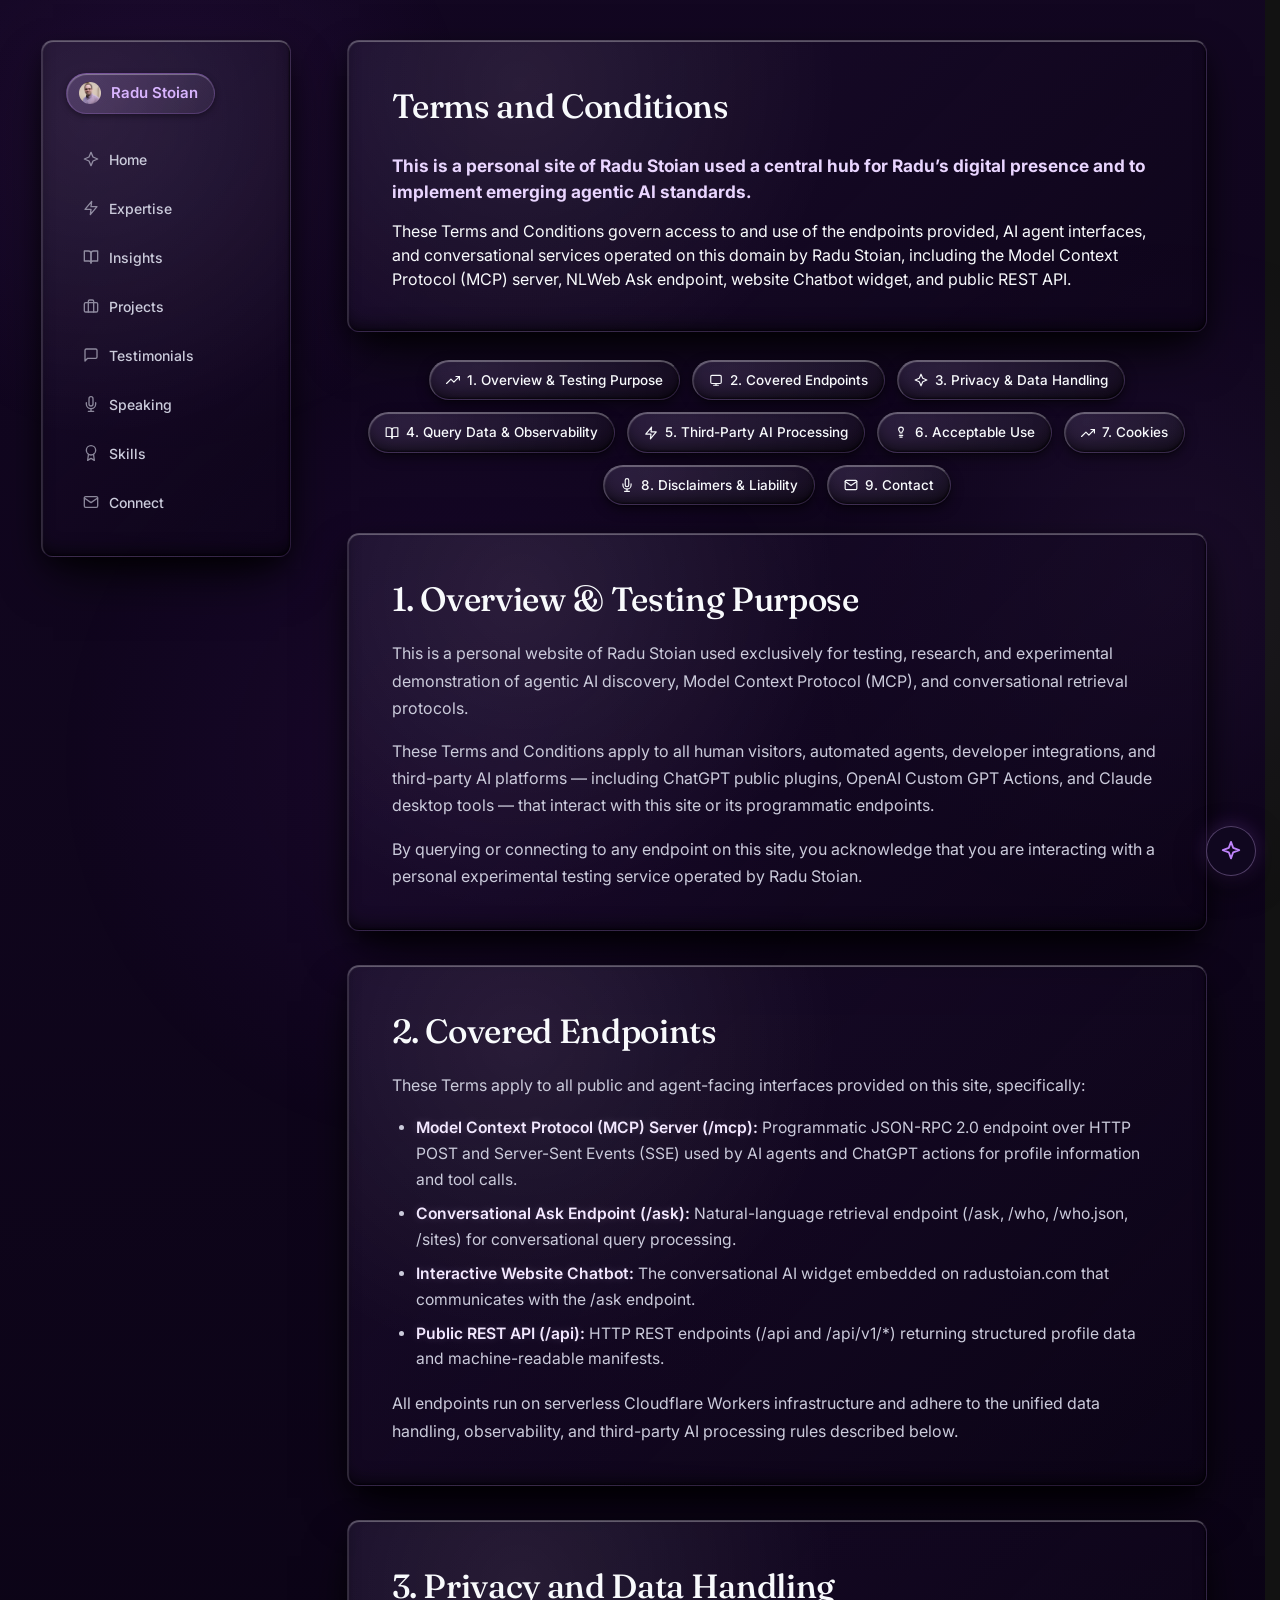
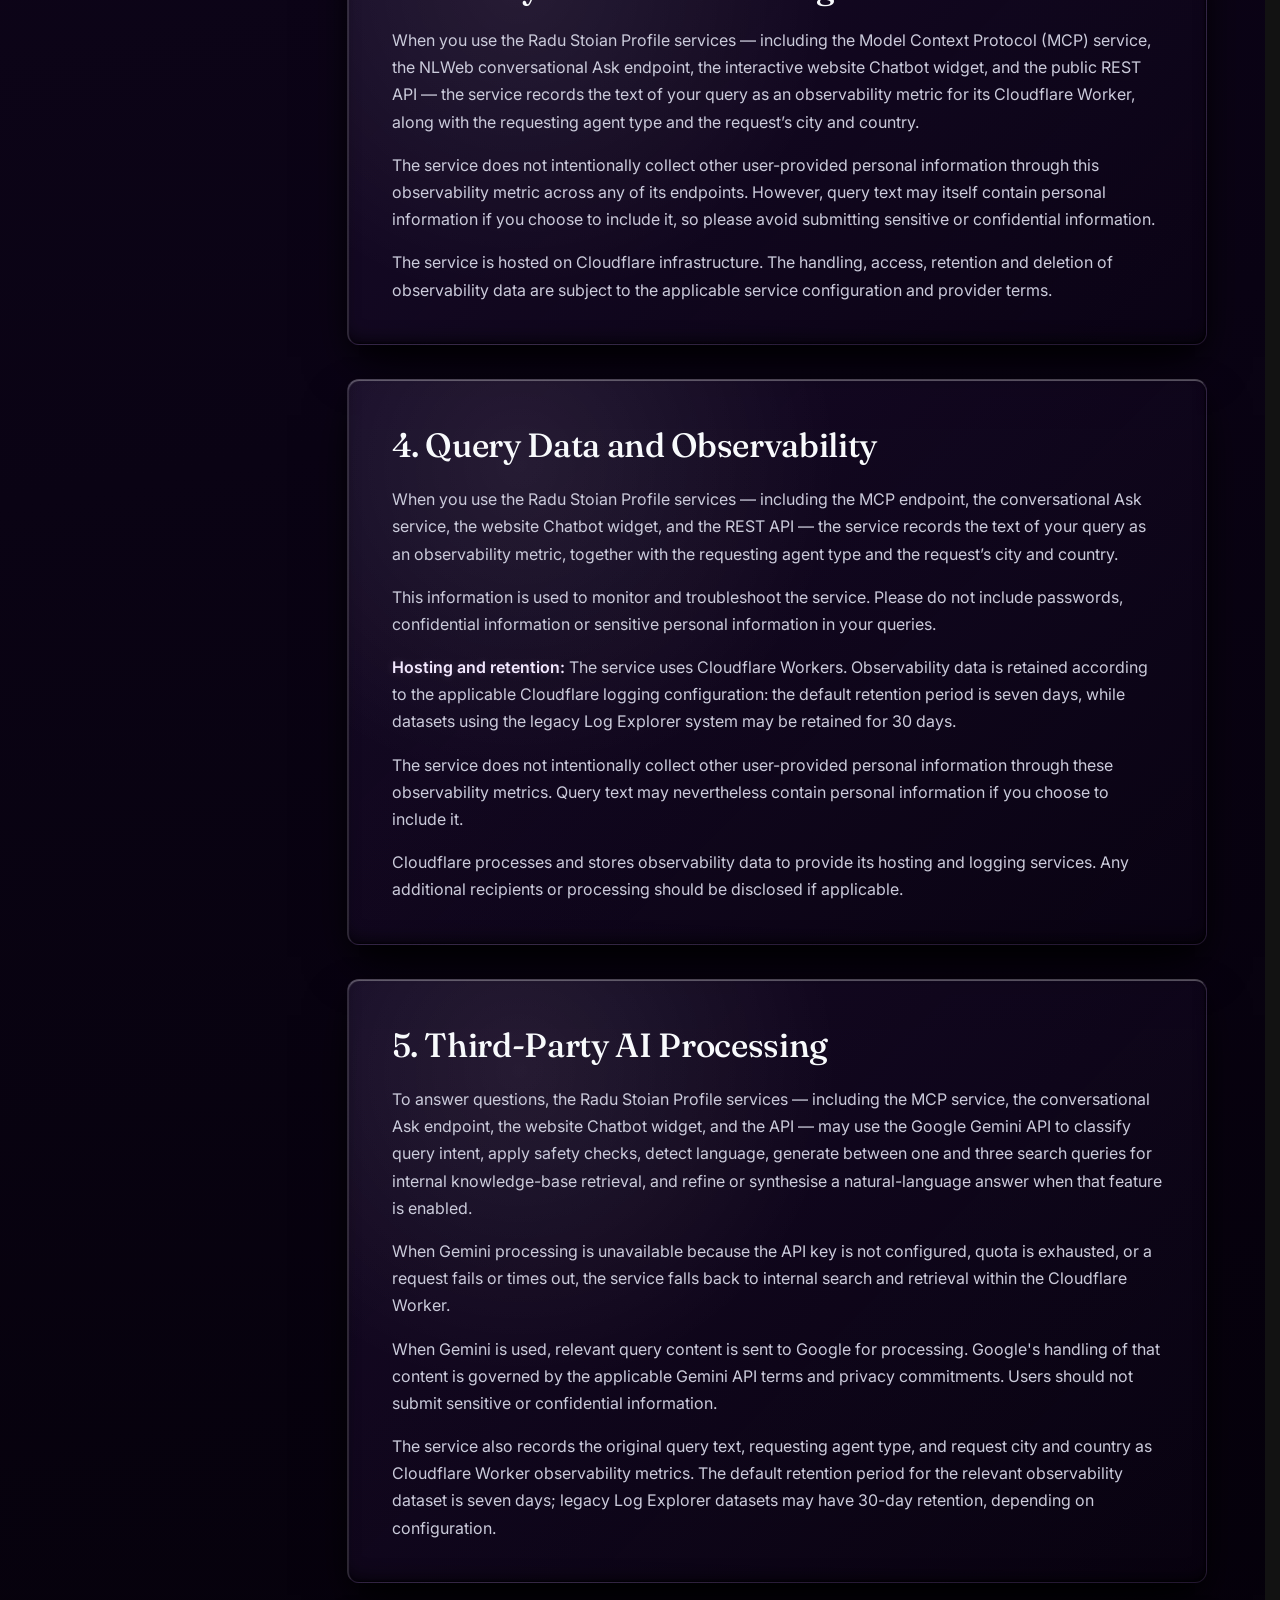
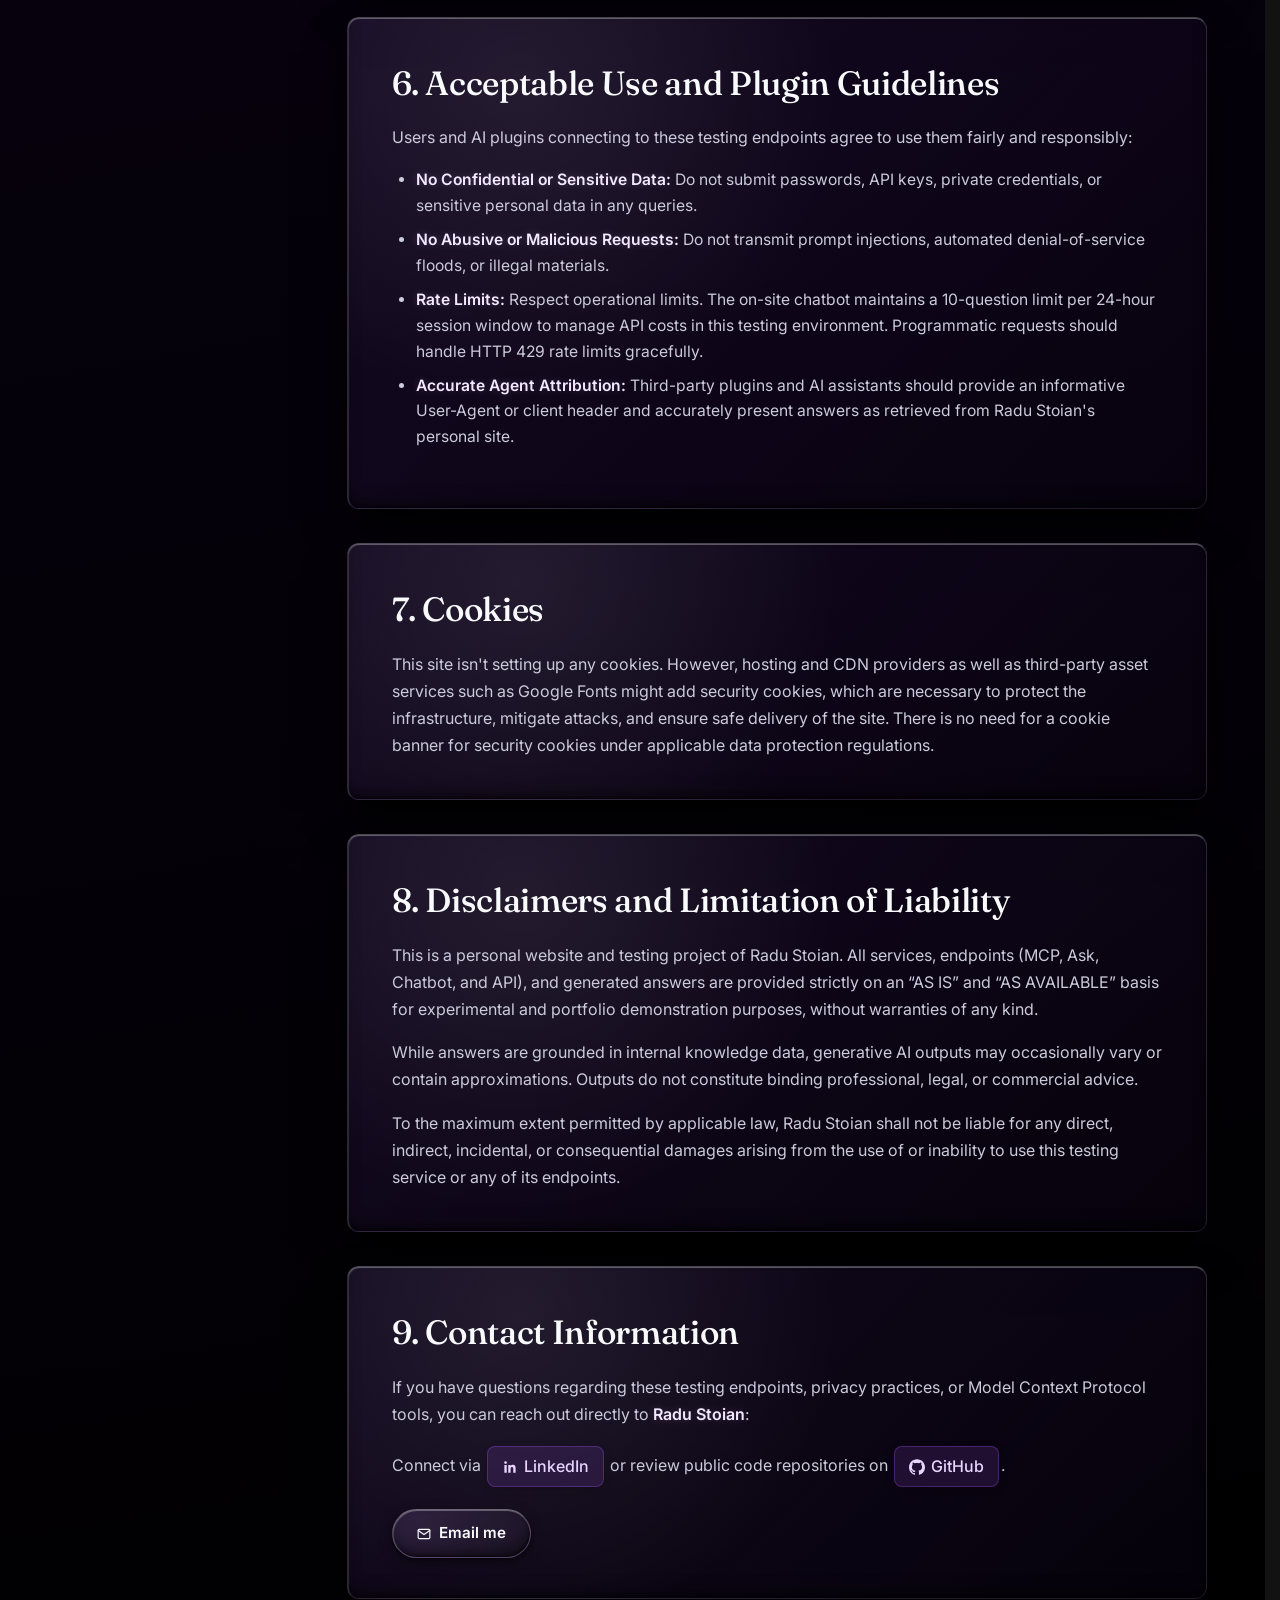
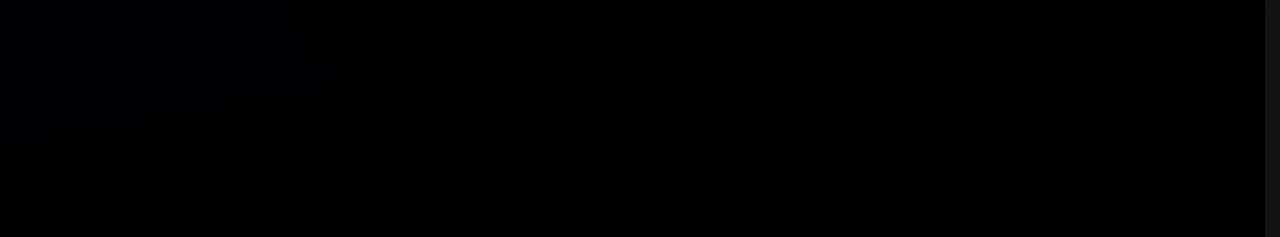
<file: terms-and-conditions.html>
<!DOCTYPE html>
<html lang="en">
<head>
<meta charset="UTF-8">
<meta name="viewport" content="width=device-width, initial-scale=1.0, viewport-fit=cover, interactive-widget=resizes-content">
<title>Terms and Conditions</title>
<meta name="description" content="Terms and Conditions, Privacy, and Observability Policies for the personal testing endpoints of Radu Stoian." />
<meta name="robots" content="noindex, nofollow" />
<meta name="theme-color" content="#05010a">
<meta name="color-scheme" content="dark">
<meta name="referrer" content="strict-origin-when-cross-origin">

<link rel="canonical" href="https://radustoian.com/terms-and-conditions.html" />
<link rel="icon" href="/favicon.ico" sizes="48x48">
<link rel="icon" type="image/png" sizes="32x32" href="/favicon-32x32.png">
<link rel="icon" type="image/png" sizes="16x16" href="/favicon-16x16.png">
<link rel="apple-touch-icon" sizes="180x180" href="/apple-touch-icon.png">

<link rel="preconnect" href="https://fonts.googleapis.com">
<link rel="preconnect" href="https://fonts.gstatic.com" crossorigin>
<link rel="stylesheet" href="https://fonts.googleapis.com/css2?family=Fraunces:opsz,wght@9..144,500&family=Inter:wght@400;500;600&display=swap">
<link rel="stylesheet" href="/styles.css?v=5.3">
<script src="/js/script.js?v=5.1" defer></script>
<script src="/js/chat-widget.js?v=5.0" defer fetchpriority="low"></script>
</head>
<body id="top">

<div class="orb orb-a"></div>
<div class="orb orb-b"></div>
<div class="orb orb-c"></div>
<div class="cursor-glow" id="cursorGlow"></div>

<div class="app-layout">
  <button class="nav-toggle" id="navToggle" aria-label="Toggle navigation" aria-expanded="false">
    <svg class="nav-icon-menu" viewBox="0 0 24 24" stroke="currentColor" stroke-width="2" stroke-linecap="round" aria-hidden="true" focusable="false"><use href="icons.svg#icon-menu"></use></svg>
    <svg class="nav-icon-close" viewBox="0 0 24 24" stroke="currentColor" stroke-width="2" stroke-linecap="round" aria-hidden="true" focusable="false"><use href="icons.svg#icon-close"></use></svg>
  </button>
  <div class="nav-backdrop" id="navBackdrop" aria-hidden="true"></div>
  
  <nav class="navbar" id="navbar" aria-label="Main Navigation">
    <div class="nav-glass">
      <a href="/" class="nav-home" aria-label="Radu Stoian - Home">
        <img src="/radu-stoian-enhance-media.webp" width="22" height="22" alt="Radu Stoian" decoding="async">
        <span class="nav-home-text">Radu Stoian</span>
      </a>
      
      <ul class="nav-links" id="navLinks">
        <li><a href="/"><svg class="nav-icon" viewBox="0 0 24 24" aria-hidden="true" focusable="false"><use href="icons.svg#icon-ai"></use></svg> Home</a></li>
        <li><a href="/#expertise"><svg class="nav-icon" viewBox="0 0 24 24" aria-hidden="true" focusable="false"><use href="icons.svg#icon-expertise"></use></svg> Expertise</a></li>
        <li><a href="/#insights"><svg class="nav-icon" viewBox="0 0 24 24" aria-hidden="true" focusable="false"><use href="icons.svg#icon-insights"></use></svg> Insights</a></li>
        <li><a href="/#projects"><svg class="nav-icon" viewBox="0 0 24 24" aria-hidden="true" focusable="false"><use href="icons.svg#icon-projects"></use></svg> Projects</a></li>
        <li><a href="/#testimonials"><svg class="nav-icon" viewBox="0 0 24 24" aria-hidden="true" focusable="false"><use href="icons.svg#icon-testimonials"></use></svg> Testimonials</a></li>
        <li><a href="/#speaking"><svg class="nav-icon" viewBox="0 0 24 24" aria-hidden="true" focusable="false"><use href="icons.svg#icon-speaking"></use></svg> Speaking</a></li>
        <li><a href="/#skills"><svg class="nav-icon" viewBox="0 0 24 24" aria-hidden="true" focusable="false"><use href="icons.svg#icon-skills"></use></svg> Skills</a></li>
        <li><a href="/#connect"><svg class="nav-icon" viewBox="0 0 24 24" aria-hidden="true" focusable="false"><use href="icons.svg#icon-connect"></use></svg> Connect</a></li>
      </ul>
    </div>
  </nav>

  <main class="wrap" id="main">

    <header class="panel card-3d terms-panel">
      <h1 class="section-title">Terms and Conditions</h1>
      <p style="font-size: 1.08rem; color: var(--p-200); margin-bottom: 14px;"><strong>This is a personal site of Radu Stoian used a central hub for Radu’s digital presence and to implement emerging agentic AI standards.</strong></p>
      <p>These Terms and Conditions govern access to and use of the endpoints provided, AI agent interfaces, and conversational services operated on this domain by Radu Stoian, including the Model Context Protocol (MCP) server, NLWeb Ask endpoint, website Chatbot widget, and public REST API.</p>
    </header>

    <div class="highlights-grid">
      <a href="#overview" class="highlight-tag card-3d">
        <svg viewBox="0 0 24 24" aria-hidden="true" focusable="false"><use href="icons.svg#icon-strategy"></use></svg> 1. Overview &amp; Testing Purpose
      </a>
      <a href="#endpoints" class="highlight-tag card-3d">
        <svg viewBox="0 0 24 24" aria-hidden="true" focusable="false"><use href="icons.svg#icon-desktop"></use></svg> 2. Covered Endpoints
      </a>
      <a href="#privacy" class="highlight-tag card-3d">
        <svg viewBox="0 0 24 24" aria-hidden="true" focusable="false"><use href="icons.svg#icon-ai"></use></svg> 3. Privacy &amp; Data Handling
      </a>
      <a href="#observability" class="highlight-tag card-3d">
        <svg viewBox="0 0 24 24" aria-hidden="true" focusable="false"><use href="icons.svg#icon-insights"></use></svg> 4. Query Data &amp; Observability
      </a>
      <a href="#ai-processing" class="highlight-tag card-3d">
        <svg viewBox="0 0 24 24" aria-hidden="true" focusable="false"><use href="icons.svg#icon-expertise"></use></svg> 5. Third-Party AI Processing
      </a>
      <a href="#acceptable-use" class="highlight-tag card-3d">
        <svg viewBox="0 0 24 24" aria-hidden="true" focusable="false"><use href="icons.svg#icon-bulb"></use></svg> 6. Acceptable Use
      </a>
      <a href="#cookies" class="highlight-tag card-3d">
        <svg viewBox="0 0 24 24" aria-hidden="true" focusable="false"><use href="icons.svg#icon-strategy"></use></svg> 7. Cookies
      </a>
      <a href="#disclaimers" class="highlight-tag card-3d">
        <svg viewBox="0 0 24 24" aria-hidden="true" focusable="false"><use href="icons.svg#icon-speaking"></use></svg> 8. Disclaimers &amp; Liability
      </a>
      <a href="#contact" class="highlight-tag card-3d">
        <svg viewBox="0 0 24 24" aria-hidden="true" focusable="false"><use href="icons.svg#icon-connect"></use></svg> 9. Contact
      </a>
    </div>

    <!-- SECTION 1: OVERVIEW & TESTING PURPOSE -->
    <section id="overview" class="terms-section">
      <div class="panel card-3d terms-panel">
        <h2 class="section-title">1. Overview &amp; Testing Purpose</h2>
        <p>This is a personal website of Radu Stoian used exclusively for testing, research, and experimental demonstration of agentic AI discovery, Model Context Protocol (MCP), and conversational retrieval protocols.</p>
        <p>These Terms and Conditions apply to all human visitors, automated agents, developer integrations, and third-party AI platforms &mdash; including ChatGPT public plugins, OpenAI Custom GPT Actions, and Claude desktop tools &mdash; that interact with this site or its programmatic endpoints.</p>
        <p>By querying or connecting to any endpoint on this site, you acknowledge that you are interacting with a personal experimental testing service operated by Radu Stoian.</p>
      </div>
    </section>

    <!-- SECTION 2: COVERED ENDPOINTS -->
    <section id="endpoints" class="terms-section">
      <div class="panel card-3d terms-panel">
        <h2 class="section-title">2. Covered Endpoints</h2>
        <p>These Terms apply to all public and agent-facing interfaces provided on this site, specifically:</p>
        <ul>
          <li><strong>Model Context Protocol (MCP) Server (/mcp):</strong> Programmatic JSON-RPC 2.0 endpoint over HTTP POST and Server-Sent Events (SSE) used by AI agents and ChatGPT actions for profile information and tool calls.</li>
          <li><strong>Conversational Ask Endpoint (/ask):</strong> Natural-language retrieval endpoint (/ask, /who, /who.json, /sites) for conversational query processing.</li>
          <li><strong>Interactive Website Chatbot:</strong> The conversational AI widget embedded on radustoian.com that communicates with the /ask endpoint.</li>
          <li><strong>Public REST API (/api):</strong> HTTP REST endpoints (/api and /api/v1/*) returning structured profile data and machine-readable manifests.</li>
        </ul>
        <p>All endpoints run on serverless Cloudflare Workers infrastructure and adhere to the unified data handling, observability, and third-party AI processing rules described below.</p>
      </div>
    </section>

    <!-- SECTION 3: PRIVACY AND DATA HANDLING -->
    <section id="privacy" class="terms-section">
      <div class="panel card-3d terms-panel">
        <h2 class="section-title">3. Privacy and Data Handling</h2>
        <p>When you use the Radu Stoian Profile services &mdash; including the Model Context Protocol (MCP) service, the NLWeb conversational Ask endpoint, the interactive website Chatbot widget, and the public REST API &mdash; the service records the text of your query as an observability metric for its Cloudflare Worker, along with the requesting agent type and the request&rsquo;s city and country.</p>
        <p>The service does not intentionally collect other user-provided personal information through this observability metric across any of its endpoints. However, query text may itself contain personal information if you choose to include it, so please avoid submitting sensitive or confidential information.</p>
        <p>The service is hosted on Cloudflare infrastructure. The handling, access, retention and deletion of observability data are subject to the applicable service configuration and provider terms.</p>
      </div>
    </section>

    <!-- SECTION 4: QUERY DATA AND OBSERVABILITY -->
    <section id="observability" class="terms-section">
      <div class="panel card-3d terms-panel">
        <h2 class="section-title">4. Query Data and Observability</h2>
        <p>When you use the Radu Stoian Profile services &mdash; including the MCP endpoint, the conversational Ask service, the website Chatbot widget, and the REST API &mdash; the service records the text of your query as an observability metric, together with the requesting agent type and the request&rsquo;s city and country.</p>
        <p>This information is used to monitor and troubleshoot the service. Please do not include passwords, confidential information or sensitive personal information in your queries.</p>
        <p><strong>Hosting and retention:</strong> The service uses Cloudflare Workers. Observability data is retained according to the applicable Cloudflare logging configuration: the default retention period is seven days, while datasets using the legacy Log Explorer system may be retained for 30 days.</p>
        <p>The service does not intentionally collect other user-provided personal information through these observability metrics. Query text may nevertheless contain personal information if you choose to include it.</p>
        <p>Cloudflare processes and stores observability data to provide its hosting and logging services. Any additional recipients or processing should be disclosed if applicable.</p>
      </div>
    </section>

    <!-- SECTION 5: THIRD-PARTY AI PROCESSING -->
    <section id="ai-processing" class="terms-section">
      <div class="panel card-3d terms-panel">
        <h2 class="section-title">5. Third-Party AI Processing</h2>
        <p>To answer questions, the Radu Stoian Profile services &mdash; including the MCP service, the conversational Ask endpoint, the website Chatbot widget, and the API &mdash; may use the Google Gemini API to classify query intent, apply safety checks, detect language, generate between one and three search queries for internal knowledge-base retrieval, and refine or synthesise a natural-language answer when that feature is enabled.</p>
        <p>When Gemini processing is unavailable because the API key is not configured, quota is exhausted, or a request fails or times out, the service falls back to internal search and retrieval within the Cloudflare Worker.</p>
        <p>When Gemini is used, relevant query content is sent to Google for processing. Google's handling of that content is governed by the applicable Gemini API terms and privacy commitments. Users should not submit sensitive or confidential information.</p>
        <p>The service also records the original query text, requesting agent type, and request city and country as Cloudflare Worker observability metrics. The default retention period for the relevant observability dataset is seven days; legacy Log Explorer datasets may have 30-day retention, depending on configuration.</p>
      </div>
    </section>

    <!-- SECTION 6: ACCEPTABLE USE & PLUGIN GUIDELINES -->
    <section id="acceptable-use" class="terms-section">
      <div class="panel card-3d terms-panel">
        <h2 class="section-title">6. Acceptable Use and Plugin Guidelines</h2>
        <p>Users and AI plugins connecting to these testing endpoints agree to use them fairly and responsibly:</p>
        <ul>
          <li><strong>No Confidential or Sensitive Data:</strong> Do not submit passwords, API keys, private credentials, or sensitive personal data in any queries.</li>
          <li><strong>No Abusive or Malicious Requests:</strong> Do not transmit prompt injections, automated denial-of-service floods, or illegal materials.</li>
          <li><strong>Rate Limits:</strong> Respect operational limits. The on-site chatbot maintains a 10-question limit per 24-hour session window to manage API costs in this testing environment. Programmatic requests should handle HTTP 429 rate limits gracefully.</li>
          <li><strong>Accurate Agent Attribution:</strong> Third-party plugins and AI assistants should provide an informative User-Agent or client header and accurately present answers as retrieved from Radu Stoian's personal site.</li>
        </ul>
      </div>
    </section>

    <!-- SECTION 7: COOKIES -->
    <section id="cookies" class="terms-section">
      <div class="panel card-3d terms-panel">
        <h2 class="section-title">7. Cookies</h2>
        <p>This site isn't setting up any cookies. However, hosting and CDN providers as well as third-party asset services such as Google Fonts might add security cookies, which are necessary to protect the infrastructure, mitigate attacks, and ensure safe delivery of the site. There is no need for a cookie banner for security cookies under applicable data protection regulations.</p>
      </div>
    </section>

    <!-- SECTION 8: DISCLAIMERS & LIABILITY -->
    <section id="disclaimers" class="terms-section">
      <div class="panel card-3d terms-panel">
        <h2 class="section-title">8. Disclaimers and Limitation of Liability</h2>
        <p>This is a personal website and testing project of Radu Stoian. All services, endpoints (MCP, Ask, Chatbot, and API), and generated answers are provided strictly on an &ldquo;AS IS&rdquo; and &ldquo;AS AVAILABLE&rdquo; basis for experimental and portfolio demonstration purposes, without warranties of any kind.</p>
        <p>While answers are grounded in internal knowledge data, generative AI outputs may occasionally vary or contain approximations. Outputs do not constitute binding professional, legal, or commercial advice.</p>
        <p>To the maximum extent permitted by applicable law, Radu Stoian shall not be liable for any direct, indirect, incidental, or consequential damages arising from the use of or inability to use this testing service or any of its endpoints.</p>
      </div>
    </section>

    <!-- SECTION 9: CONTACT -->
    <section id="contact" class="terms-section">
      <div class="panel card-3d terms-panel">
        <h2 class="section-title">9. Contact Information</h2>
        <p>If you have questions regarding these testing endpoints, privacy practices, or Model Context Protocol tools, you can reach out directly to <strong>Radu Stoian</strong>:</p>
        <p>Connect via <a href="https://www.linkedin.com/in/radustoian/" target="_blank" rel="noopener" class="terms-contact-link"><svg class="icon" viewBox="0 0 24 24" aria-hidden="true" focusable="false"><use href="icons.svg#icon-linkedin"></use></svg> LinkedIn</a> or review public code repositories on <a href="https://github.com/radustoian-em" target="_blank" rel="noopener" class="terms-contact-link"><svg class="icon" viewBox="0 0 24 24" aria-hidden="true" focusable="false"><use href="icons.svg#icon-github"></use></svg> GitHub</a>.</p>
        <div class="terms-email-actions">
          <button type="button" class="btn-glass" id="revealEmailBtn" aria-expanded="false" aria-controls="emailRevealPanel">
            <svg class="icon" viewBox="0 0 24 24" aria-hidden="true" focusable="false"><use href="icons.svg#icon-connect"></use></svg> Email me
          </button>
        </div>
        <div class="email-reveal" id="emailRevealPanel" hidden>
          <div class="email-reveal-card">
            <span class="email-address" id="revealedEmailAddress"></span>
            <div class="email-reveal-actions">
              <span class="copy">
                <button type="button" class="email-action-btn copy-button" id="copyEmailBtn" command="--copy" commandfor="revealedEmailAddress">
                  <svg class="icon icon-copy" viewBox="0 0 24 24" fill="none" stroke="currentColor" stroke-width="2" stroke-linecap="round" stroke-linejoin="round" aria-hidden="true" focusable="false"><rect x="9" y="9" width="13" height="13" rx="2" ry="2"/><path d="M5 15H4a2 2 0 0 1-2-2V4a2 2 0 0 1 2-2h9a2 2 0 0 1 2 2v1"/></svg>
                  <svg class="icon icon-check" viewBox="0 0 24 24" fill="none" stroke="currentColor" stroke-width="2.25" stroke-linecap="round" stroke-linejoin="round" aria-hidden="true" focusable="false"><polyline points="20 6 9 17 4 12"/></svg>
                  <span>Copy<span class="sr-only"> email address</span></span>
                </button>
                <span class="copy-tip" role="status"></span>
              </span>
              <a class="email-action-btn email-mailto-btn" id="openEmailLink">
                <svg class="icon" viewBox="0 0 24 24" aria-hidden="true" focusable="false"><use href="icons.svg#icon-connect"></use></svg>
                <span>Open mail app</span>
              </a>
            </div>
          </div>
        </div>
        <noscript><p class="connect-noscript">Enable JavaScript to reveal the email address, or connect via LinkedIn above.</p></noscript>
      </div>
    </section>

    <footer>
      <p>About: This is the personal site of <a href="/">Radu Stoian</a></p>
      <p><a href="/terms-and-conditions.html" rel="nofollow">Terms and Conditions</a></p>
    </footer>

  </main>
</div>
</body>
</html>
</file>
<file: styles.css>
@font-face {
    font-family: 'Inter Fallback';
    src: local('Liberation Sans'), local('Arimo'), local('Arial'), local('Helvetica Neue'), local('Helvetica');
    size-adjust: 107.64%;
    ascent-override: 90.44%;
    descent-override: 22.52%;
    line-gap-override: 0%;
  }

  @font-face {
    font-family: 'Fraunces Fallback';
    src: local('Liberation Serif'), local('Tinos'), local('Times New Roman'), local('Georgia');
    size-adjust: 109.9%;
    ascent-override: 89%;
    descent-override: 22%;
    line-gap-override: 0%;
  }

  :root{
    --p-50:  #faf5ff; --p-100: #f3e8ff; --p-200: #e9d5ff; --p-300: #d8b4fe;
    --p-400: #c084fc; --p-500: #a855f7; --p-600: #4e0d89; --p-700: #7e22ce;
    --p-800: #6b21a8; --p-900: #3b0764;

    --ink:        #f8fafc;
    --ink-soft:   #cbcbdb;
    --paper:      #05010a;

    --glass-fill:    rgba(22, 10, 36, 0.58);
    --glass-fill-hi: rgba(32, 16, 52, 0.52);
    --glass-fill-lo: rgba(12, 4, 22, 0.72);
    --glass-border:  rgba(216, 180, 254, 0.12);
    --glass-border-lo: rgba(216, 180, 254, 0.05);

    --bevel-hi: inset 1px 1px 1px rgba(255, 255, 255, 0.15), inset 0 1px 0 rgba(255, 255, 255, 0.2);
    --bevel-lo: inset -1px -1px 2px rgba(0, 0, 0, 0.6), inset 0 -10px 20px -10px rgba(0, 0, 0, 0.9);
    --bevel-hi-deep: inset 1px 1px 1px rgba(255, 255, 255, 0.08), inset 0 1px 0 rgba(255, 255, 255, 0.1);
    --bevel-lo-deep: inset -1px -1px 2px rgba(0, 0, 0, 0.8), inset 0 -10px 20px -12px rgba(0, 0, 0, 0.95);

    --sh-chip:  0 4px 12px rgba(0, 0, 0, 0.5), 0 1px 2px rgba(0,0,0,0.4);
    --sh-card:  0 12px 32px -8px rgba(0, 0, 0, 0.8), 0 4px 12px -2px rgba(0,0,0,0.5);
    --sh-panel: 0 24px 48px -12px rgba(0, 0, 0, 0.9), 0 8px 24px -4px rgba(0,0,0,0.6);
    --sh-card-deep:  0 16px 36px rgba(0, 0, 0, 0.9);
    --sh-panel-deep: 0 32px 64px rgba(0, 0, 0, 1);

    --mouse-x: 20%;
    --mouse-y: 15%;
    --sheen: radial-gradient(800px circle at var(--mouse-x, 20%) var(--mouse-y, 15%), rgba(255, 255, 255, 0.08), transparent 40%);
    --sheen-hover: radial-gradient(800px circle at var(--mouse-x, 20%) var(--mouse-y, 15%), rgba(255, 255, 255, 0.14), transparent 50%);
    --sheen-deep: radial-gradient(800px circle at var(--mouse-x, 20%) var(--mouse-y, 15%), rgba(255, 255, 255, 0.04), transparent 40%);

    --radius-lg: 12px; --radius-md: 8px; --radius-sm: 6px;

    --font-display: 'Fraunces', 'Fraunces Fallback', serif;
    --font-body: 'Inter', 'Inter Fallback', sans-serif;
    --font-mono: ui-monospace, SFMono-Regular, Menlo, Monaco, Consolas, "Liberation Mono", "Courier New", monospace;

    --ease: cubic-bezier(0.22, 1, 0.36, 1);
    --tilt-ease: cubic-bezier(0.16, 1, 0.3, 1);

    --testimonial-card-h-desktop: 480px;
    --testimonial-card-h-mobile: 500px;
    --scrollbar-thumb: rgba(192, 132, 252, 0.45);
    --scrollbar-thumb-hover: rgba(216, 180, 254, 0.8);
    --scrollbar-track: rgba(255, 255, 255, 0.05);
  }

  *{ box-sizing: border-box; margin:0; padding:0; }
  @media (prefers-reduced-motion: no-preference) {
    html { scroll-behavior: smooth; }
  }

  /* Accessibility Helpers */
  .skip-link {
    position: absolute;
    top: -100px;
    left: 20px;
    background: #8b22e2;
    color: #ffffff;
    padding: 12px 20px;
    border-radius: var(--radius-sm);
    z-index: 1000;
    font-weight: 600;
    text-decoration: none;
    box-shadow: var(--sh-panel);
    transition: top 0.2s var(--ease);
  }
  .skip-link:focus {
    top: 20px;
    outline: 2px solid #ffffff;
  }

  .sr-only {
    position: absolute;
    width: 1px;
    height: 1px;
    padding: 0;
    margin: -1px;
    overflow: hidden;
    clip: rect(0, 0, 0, 0);
    white-space: nowrap;
    border: 0;
  }

  html { scrollbar-gutter: stable; }

  html, body {
    overflow-x: hidden;
    overflow-x: clip;
  }

  body{
    font-family: var(--font-body); color: var(--ink);
    background: linear-gradient(170deg, #130722 0%, #0a0314 40%, #05010a 70%, #000000 100%);
    min-height: 100vh; line-height: 1.5;
    -webkit-font-smoothing: antialiased;
    padding-top: env(safe-area-inset-top); padding-bottom: env(safe-area-inset-bottom);
  }
  html:has(> body.menu-open) { overflow: hidden; }

  h1, h2, h3, .section-title { transform: translateZ(0); backface-visibility: hidden; }

  .cursor-glow {
    position: fixed; top: 0; left: 0; width: 600px; height: 600px;
    background: radial-gradient(circle, rgba(168, 85, 247, 0.12) 0%, transparent 70%);
    border-radius: 50%; pointer-events: none; transform: translate3d(-1000px, -1000px, 0);
    z-index: 0; opacity: 0; transition: opacity 0.3s ease; will-change: transform;
  }
  @media (hover: none) or (pointer: coarse) or (prefers-reduced-motion: reduce) {
    .cursor-glow { display: none !important; }
  }

  .orb{ position: fixed; border-radius: 50%; pointer-events: none; z-index: 0; will-change: transform; }
  .orb-a{ width: 640px; height: 640px; top: -180px; left: -160px; background: radial-gradient(circle, rgba(168, 85, 247, 0.08) 0%, rgba(168, 85, 247, 0.03) 40%, transparent 70%); }
  .orb-b{ width: 720px; height: 720px; top: 25%; right: -240px; background: radial-gradient(circle, rgba(192, 132, 252, 0.06) 0%, rgba(192, 132, 252, 0.02) 40%, transparent 70%); }
  .orb-c{ width: 800px; height: 800px; bottom: -260px; left: 4%; background: radial-gradient(circle, rgba(147, 51, 234, 0.08) 0%, rgba(147, 51, 234, 0.03) 40%, transparent 70%); }
  @media (prefers-reduced-motion: no-preference) {
    .orb-a { animation: float-a 26s ease-in-out infinite; }
    .orb-b { animation: float-b 32s ease-in-out infinite; }
    .orb-c { animation: float-c 36s ease-in-out infinite; }
  }

  @keyframes float-a{ 0%,100%{ transform: translate3d(0,0,0); } 50%{ transform: translate3d(40px, 60px, 0); } }
  @keyframes float-b{ 0%,100%{ transform: translate3d(0,0,0); } 50%{ transform: translate3d(-50px, 40px, 0); } }
  @keyframes float-c{ 0%,100%{ transform: translate3d(0,0,0); } 50%{ transform: translate3d(30px, -50px, 0); } }

  .app-layout { display: flex; align-items: flex-start; max-width: 1240px; margin: 0 auto; gap: 56px; padding: 0 28px; position: relative; z-index: 10; }
  .wrap { position: relative; z-index: 1; flex-grow: 1; max-width: 860px; min-width: 0; margin: 0; padding: 40px 0 120px; }
  body.ask-overlay-open .wrap { z-index: auto; }

  .navbar { position: sticky; top: 40px; z-index: 50; width: 250px; flex-shrink: 0; margin-top: 40px; }
  .nav-glass {
    position: relative; overflow: hidden; overscroll-behavior: contain; display: flex; flex-direction: column; align-items: flex-start; gap: 24px; padding: 32px 24px; border-radius: var(--radius-lg);
    background: var(--sheen), linear-gradient(135deg, rgba(30, 15, 50, 0.65) 0%, rgba(12, 4, 22, 0.45) 100%);
    border: 1px solid var(--glass-border); border-top-color: rgba(255, 255, 255, 0.25); border-left-color: rgba(255, 255, 255, 0.15); box-shadow: var(--bevel-hi), var(--bevel-lo), var(--sh-panel);
  }

  .nav-home {
    display: inline-flex; align-items: center; justify-content: flex-start; gap: 10px; padding: 8px 16px 8px 12px; border-radius: 999px; color: var(--p-300);
    background: var(--sheen), linear-gradient(135deg, rgba(192, 132, 252, 0.15) 0%, rgba(168, 85, 247, 0.02) 100%);
    background-color: rgba(192, 132, 252, 0);
    box-shadow: var(--bevel-hi), 0 2px 6px rgba(0,0,0,0.4); text-decoration: none; flex-shrink: 0;
    border: 1px solid rgba(192, 132, 252, 0.2); border-top-color: rgba(192, 132, 252, 0.4); border-left-color: rgba(192, 132, 252, 0.3);
    transform: translate3d(0, 0, 0); backface-visibility: hidden;
    transition: transform 0.25s var(--tilt-ease), box-shadow 0.25s var(--tilt-ease), color 0.25s var(--ease), background-color 0.25s var(--ease), border-color 0.25s var(--ease);
  }
  .nav-home:hover, .nav-home:focus-visible {
    color: var(--p-100); box-shadow: var(--bevel-hi), 0 6px 16px rgba(168, 85, 247, 0.3);
    background-color: rgba(192, 132, 252, 0.14);
    border-top-color: rgba(192, 132, 252, 0.5); border-left-color: rgba(192, 132, 252, 0.4); outline: none;
  }
  @media (prefers-reduced-motion: no-preference) {
    .nav-home:hover, .nav-home:focus-visible { transform: translate3d(0, -2px, 0); }
  }
  .nav-home img { width: 22px; height: 22px; flex-shrink: 0; border-radius: 50%; object-fit: cover; }
  .nav-home-text { font-weight: 600; font-size: 15px; color: inherit; white-space: nowrap; }

  .nav-links {
    display: flex; flex-direction: column; gap: 6px; width: 100%; list-style: none; font-size: 14px; font-weight: 500; color: var(--ink-soft);
    scroll-target-group: auto;
  }
  .nav-links a {
    display: flex; align-items: center; gap: 10px; padding: 10px 16px; border-radius: var(--radius-md); text-decoration: none; color: var(--ink-soft);
    border: 1px solid transparent; white-space: nowrap;
    transition: color 0.25s var(--ease), background-color 0.25s var(--ease), border-color 0.25s var(--ease), box-shadow 0.25s var(--ease);
  }
  .nav-links a:is(:hover, :focus-visible, :target-current, .active) {
    background: rgba(192, 132, 252, 0.12); color: var(--p-300); border-color: rgba(192, 132, 252, 0.28); outline: none;
    box-shadow: inset 0 0 12px rgba(192, 132, 252, 0.1);
  }
  .nav-icon { width: 16px; height: 16px; opacity: 0.65; transition: opacity 0.25s var(--ease); flex-shrink: 0; }
  .nav-links a:is(:hover, :focus-visible, :target-current, .active) .nav-icon { opacity: 1; filter: drop-shadow(0 0 4px rgba(192, 132, 252, 0.6)); }

  .nav-backdrop {
    display: none;
    position: fixed; inset: 0;
    background: rgba(5, 1, 10, 0.82);
    z-index: 90; opacity: 0; pointer-events: none;
    overflow: hidden; overscroll-behavior: contain; touch-action: none;
    transition: opacity 0.25s var(--ease);
  }

  .nav-toggle {
    display: none; cursor: pointer; padding: 12px; border-radius: 50%; color: var(--ink);
    position: fixed; top: calc(20px + env(safe-area-inset-top)); right: calc(20px + env(safe-area-inset-right));
    z-index: 100; rotate: 0deg; scale: 1;
    transition: rotate 0.3s var(--ease), scale 0.2s var(--ease);
    background: var(--sheen), linear-gradient(135deg, rgba(30, 15, 50, 0.9) 0%, rgba(12, 4, 22, 0.82) 100%);
    border: 1px solid var(--glass-border); border-top-color: rgba(255, 255, 255, 0.25); border-left-color: rgba(255, 255, 255, 0.15); box-shadow: var(--bevel-hi), 0 8px 24px rgba(0,0,0,0.6);
  }
  .nav-toggle svg { width: 24px; height: 24px; display: block; }
  .nav-toggle .nav-icon-close { display: none; }
  .nav-toggle[aria-expanded="true"] .nav-icon-menu { display: none; }
  .nav-toggle[aria-expanded="true"] .nav-icon-close { display: block; }
  @media (prefers-reduced-motion: no-preference) {
    .nav-toggle:hover { scale: 1.05; }
    .nav-toggle[aria-expanded="true"] { rotate: 90deg; }
  }

  @media (max-width: 960px) {
    .app-layout { flex-direction: column; gap: 0; padding: 0; }
    .nav-toggle { display: block; }
    .nav-backdrop { display: block; }
    .nav-backdrop.active { opacity: 1; pointer-events: auto; }
    .navbar {
      position: fixed; top: calc(76px + env(safe-area-inset-top)); right: calc(20px + env(safe-area-inset-right));
      width: min(280px, calc(100vw - 40px)); margin: 0; z-index: 99; opacity: 0; pointer-events: none;
      transform: translateY(-10px) scale(0.95); transform-origin: top right;
      transition: opacity 0.25s var(--ease), transform 0.25s var(--tilt-ease);
    }
    .navbar.mobile-open { opacity: 1; pointer-events: auto; transform: translateY(0) scale(1); }
    .nav-glass {
      padding: 16px; border-radius: var(--radius-lg); gap: 12px;
      background: var(--sheen), linear-gradient(135deg, rgba(24, 12, 42, 0.96) 0%, rgba(10, 4, 18, 0.94) 100%);
    }
    .nav-home { width: 100%; margin-bottom: 8px; }
    .nav-links { display: flex; }
    .nav-links a { padding: 12px 16px; min-height: 44px; }
    .wrap { padding: 0 24px 120px; width: 100%; margin-top: 40px; }
  }

  .panel{
    position:relative; border-radius: var(--radius-lg); padding: 40px 44px; margin-bottom: 28px;
    background: var(--sheen), linear-gradient(135deg, rgba(30, 15, 50, 0.62) 0%, rgba(12, 4, 22, 0.42) 100%);
    border: 1px solid var(--glass-border); border-top-color: rgba(255, 255, 255, 0.25); border-left-color: rgba(255, 255, 255, 0.15);
    box-shadow: var(--bevel-hi), var(--bevel-lo), var(--sh-panel);
  }
  @media (max-width: 640px){
    .wrap { padding: 0 16px 80px; }
    .panel { padding: 24px 16px; }
    .expertise-card { padding: 20px 16px; }
    .talk-item { padding: 18px 16px; }
    .connect-panel { padding: 36px 16px; }
    .highlights-grid { gap: 8px; margin-bottom: 20px; }
    .highlights-grid .highlight-tag { padding: 8px 13px; font-size: 12.5px; }
    .slider-controls { flex-wrap: wrap; justify-content: space-between; gap: 14px; }
    .testimonial-note { width: 100%; margin-bottom: 8px; padding-right: 0; }
  }
  .panel--deep{ background: var(--sheen-deep), linear-gradient(135deg, rgba(18, 8, 30, 0.55) 0%, rgba(6, 2, 12, 0.35) 100%); border-top-color: rgba(255, 255, 255, 0.12); border-left-color: rgba(255, 255, 255, 0.08); box-shadow: var(--bevel-hi-deep), var(--bevel-lo-deep), var(--sh-panel-deep); }

  /* Pure CSS Card & Panel Hover (Compositor-only translate3d + background-color + bottom-edge bridge) */
  .card-3d, .hero.panel, #about .panel {
    background-color: rgba(168, 85, 247, 0);
    transform: translate3d(0, 0, 0);
    backface-visibility: hidden;
    transition: transform 0.3s var(--tilt-ease), box-shadow 0.3s var(--tilt-ease), background-color 0.3s var(--ease), border-color 0.3s var(--ease);
  }
  .card-3d::before, .hero.panel::before, #about .panel::before {
    content: "";
    position: absolute;
    inset: 0;
    border-radius: inherit;
    pointer-events: none;
    z-index: -1;
  }
  @media (hover: hover) and (pointer: fine) {
    .card-3d:where(:not(.pill-link):not(.btn-solid):not(.ask-chip)):hover {
      background-color: rgba(168, 85, 247, 0.08);
      border-top-color: rgba(255, 255, 255, 0.38);
      border-left-color: rgba(255, 255, 255, 0.22);
      box-shadow: var(--bevel-hi), var(--bevel-lo), var(--sh-panel-deep);
    }
    .hero.panel:hover, #about .panel:hover {
      background-color: rgba(168, 85, 247, 0.07);
      border-top-color: rgba(255, 255, 255, 0.38);
      border-left-color: rgba(255, 255, 255, 0.22);
      box-shadow: var(--bevel-hi), var(--bevel-lo), var(--sh-panel);
    }
    @media (prefers-reduced-motion: no-preference) {
      .card-3d:where(:not(.pill-link):not(.btn-solid):not(.ask-chip)):hover {
        transform: translate3d(0, -3px, 0);
      }
      .hero.panel:hover, #about .panel:hover {
        transform: translate3d(0, -4px, 0);
      }
      .card-3d:hover::before, .hero.panel:hover::before, #about .panel:hover::before {
        inset: -2px -2px -8px -2px;
        pointer-events: auto;
      }
    }
  }

  .hero{ margin-top: 16px; display:grid; grid-template-columns: 200px 1fr; gap: 44px; align-items:center; }
  @media (max-width: 640px){ .hero{ grid-template-columns: 1fr; text-align:center; gap: 28px; } .hero-portrait{ margin: 0 auto; } .hero .location { justify-content: center; } .hero-title-row { justify-content: center; } .hero-links{ justify-content:center; } }

  .hero .location{ display: flex; align-items: center; gap: 6px; margin-top: 12px; font-size: 0.95rem; color: var(--ink-soft); font-weight: 500; }
  .hero-portrait{
    position:relative; width: 200px; height: 200px; border-radius: var(--radius-lg);
    background: var(--sheen), linear-gradient(135deg, rgba(30, 15, 50, 0.55) 0%, rgba(12, 4, 22, 0.35) 100%);
    border: 1px solid var(--glass-border); border-top-color: rgba(255, 255, 255, 0.25);
    border-left-color: rgba(255, 255, 255, 0.15); box-shadow: var(--bevel-hi), var(--bevel-lo), var(--sh-panel);
  }
  .hero-portrait img{ width:100%; height:100%; object-fit: cover; display:block; position:relative; z-index: 1; border-radius: calc(var(--radius-lg) - 1px); }
  .hero-portrait .fallback{ width:100%; height:100%; display:flex; align-items:center; justify-content:center; font-family: var(--font-display); font-size: 4rem; font-weight: 500; color: #fff; background: linear-gradient(150deg, var(--p-700), var(--p-900)); position:relative; z-index: 1; border-radius: calc(var(--radius-lg) - 1px); }

  .hero-title-row { display: flex; align-items: center; gap: 16px; margin-top: 14px; margin-bottom: 6px; flex-wrap: wrap; }
  .hero h1{ font-family: var(--font-display); font-weight: 500; font-size: clamp(2.6rem, 5.4vw, 4.1rem); line-height: 1.03; color: var(--ink); letter-spacing: -0.01em; }

  .hero .company-info{ display: flex; align-items: center; gap: 8px; font-size: 1.05rem; color: var(--ink); font-weight: 600; }
  .hero .company-info img{ width: 24px; height: 24px; margin-right: 22px; border-radius: var(--radius-sm); border: 1px solid var(--glass-border); box-shadow: var(--sh-chip); background: rgba(255,255,255,0.9); }

  .em-link { color: inherit; text-decoration: none; display: inline-flex; align-items: center; gap: 4px; }
  .em-arrow { width: 14px; height: 14px; opacity: 0; translate: -4px 4px; transition: opacity 0.25s var(--ease), translate 0.25s var(--ease); color: var(--p-400); }
  .em-link:hover .em-arrow { opacity: 1; translate: 0 0; }

  .hero .role{ margin-top: 10px; font-size: 1.2rem; color: var(--ink-soft); font-weight: 500; }
  .hero .role em{ font-style: normal; color: var(--p-200); font-weight: 600; }
  .hero .role a{ color: var(--p-400); text-decoration: none; border-bottom: 1px solid var(--p-400); }
  .hero .role a:hover{ color: var(--p-300); border-color: var(--p-300); }
  .hero-links{ margin-top: 22px; display:flex; gap: 10px; flex-wrap:wrap; }

  .pill-link{
    position:relative; display:inline-flex; align-items:center; gap: 7px; padding: 9px 16px; border-radius: 999px;
    background: linear-gradient(155deg, #8b22e2, var(--p-600)); color: #fff; font-weight: 600; font-size: 13.5px; text-decoration:none;
    transform: translate3d(0, 0, 0); backface-visibility: hidden;
    transition: transform 0.3s var(--tilt-ease), box-shadow 0.3s var(--tilt-ease);
    box-shadow: inset 0 1px 0 rgba(255,255,255,0.4), inset 0 -6px 10px -6px rgba(0,0,0,0.3), 0 10px 26px rgba(168, 85, 247, 0.3);
  }
  .pill-link:hover{ box-shadow: inset 0 1px 0 rgba(255,255,255,0.5), inset 0 -6px 10px -6px rgba(0,0,0,0.3), 0 16px 36px rgba(168, 85, 247, 0.5); }
  @media (prefers-reduced-motion: no-preference) {
    .pill-link:hover { transform: translate3d(0, -2px, 0); }
  }
  .pill-link svg{ width:14px; height:14px; }

  .highlights-grid { display: flex; flex-wrap: wrap; justify-content: center; gap: 12px; margin-bottom: 28px; }
  .highlights-grid .highlight-tag {
    position:relative; display:inline-flex; align-items:center; gap: 7px; padding: 9px 16px; border-radius: 999px;
    background: var(--sheen), linear-gradient(135deg, rgba(32, 16, 54, 0.72) 0%, rgba(14, 5, 26, 0.55) 100%);
    background-color: rgba(168, 85, 247, 0);
    border: 1px solid var(--glass-border); border-top-color: rgba(255, 255, 255, 0.3); border-left-color: rgba(255, 255, 255, 0.2);
    font-size: 13.5px; font-weight: 500; color: var(--ink); text-decoration:none; box-shadow: var(--bevel-hi), var(--bevel-lo), var(--sh-chip);
    transform: translate3d(0, 0, 0); backface-visibility: hidden;
    transition: transform 0.3s var(--tilt-ease), box-shadow 0.3s var(--tilt-ease), background-color 0.3s var(--ease), border-color 0.3s var(--ease);
  }
  .highlights-grid .highlight-tag:hover {
    background-color: rgba(168, 85, 247, 0.1);
    border-top-color: rgba(255, 255, 255, 0.45); border-left-color: rgba(255, 255, 255, 0.35); box-shadow: var(--bevel-hi), var(--bevel-lo), var(--sh-card), 0 0 16px rgba(168, 85, 247, 0.15);
  }
  @media (prefers-reduced-motion: no-preference) {
    .highlights-grid .highlight-tag:hover { transform: translate3d(0, -2px, 0); }
  }
  .highlights-grid .highlight-tag svg { width:14px; height:14px; }

  section{ scroll-margin-top: 96px; }
  section[id]:focus { outline: none; }
  section[id]:focus-visible { outline: 2px solid var(--p-400); outline-offset: 4px; border-radius: var(--radius-lg); }

  #expertise, #insights, #projects, #testimonials, #speaking, #skills, #connect {
    content-visibility: auto;
    padding: 12px 28px 1px;
    margin: -12px -28px 0;
  }
  @media (max-width: 640px) {
    #expertise, #insights, #projects, #testimonials, #speaking, #skills, #connect {
      padding: 12px 16px 1px;
      margin: -12px -16px 0;
    }
  }
  #expertise { contain-intrinsic-block-size: auto 42rem; }
  #insights { contain-intrinsic-block-size: auto 46rem; }
  #projects { contain-intrinsic-block-size: auto 38rem; }
  #testimonials { contain-intrinsic-block-size: auto 42rem; }
  #speaking { contain-intrinsic-block-size: auto 44rem; }
  #skills { contain-intrinsic-block-size: auto 26rem; }
  #connect { contain-intrinsic-block-size: auto 24rem; }
  .wrap > footer { content-visibility: auto; contain-intrinsic-block-size: auto 8rem; }

  .section-title{ font-family: var(--font-display); font-weight: 500; font-size: clamp(1.6rem, 3vw, 2.1rem); color: var(--ink); margin-bottom: 22px; letter-spacing: -0.01em; }
  .lede{ font-size: 1.08rem; color: var(--ink-soft); max-width: 40rem; line-height: 1.65; }
  .lede + .lede{ margin-top: 14px; }
  #about p{ font-size: 1.02rem; color: var(--ink-soft); max-width: 43.7rem; line-height: 1.7; }
  #about p + p{ margin-top: 16px; }
  #about strong, .connect-panel strong{ color: var(--p-200); font-weight: 600; text-shadow: 0 0 8px rgba(233, 213, 255, 0.2); }

  .mission-line{
    position:relative; overflow:hidden; font-family: var(--font-display); font-style: normal; font-weight: 500; font-size: 1.28rem; color: var(--p-200);
    background: var(--sheen), linear-gradient(135deg, rgba(192, 132, 252, 0.12) 0%, rgba(168, 85, 247, 0.04) 100%);
    border-radius: var(--radius-md); border: 1px solid rgba(192, 132, 252, 0.15); border-left: 3px solid var(--p-400);
    border-top-color: rgba(192, 132, 252, 0.3); box-shadow: var(--bevel-hi), var(--sh-chip); padding: 20px 24px; margin: 26px 0; line-height: 1.5;
  }

  .expertise-grid{ display:grid; grid-template-columns: 1fr 1fr; gap: 18px; }
  @media (max-width: 640px){ .expertise-grid{ grid-template-columns: 1fr; } }
  .expertise-card{
    position:relative; border-radius: var(--radius-md); padding: 24px 24px 22px;
    background: var(--sheen), linear-gradient(135deg, rgba(32, 16, 52, 0.65) 0%, rgba(14, 5, 26, 0.45) 100%);
    border: 1px solid var(--glass-border); border-top-color: rgba(255, 255, 255, 0.25);
    border-left-color: rgba(255, 255, 255, 0.15); box-shadow: var(--bevel-hi), var(--bevel-lo), var(--sh-card);
  }
  .expertise-icon{
    position:relative; overflow:hidden; width: 38px; height: 38px; border-radius: var(--radius-sm); display:flex; align-items:center; justify-content:center;
    background: radial-gradient(circle at 28% 24%, rgba(255,255,255,0.25), transparent 55%), linear-gradient(135deg, var(--p-500), var(--p-700));
    margin-bottom: 14px; box-shadow: inset 0 1px 0 rgba(255,255,255,0.3), inset 0 -6px 10px -6px rgba(0,0,0,0.4), 0 6px 14px rgba(168, 85, 247, 0.4);
  }
  .expertise-icon svg{ width:19px; height:19px; stroke:#fff; position:relative; z-index:1; }
  .expertise-card h3{ font-family: var(--font-display); font-weight: 500; font-size: 1.12rem; color: var(--ink); margin-bottom: 8px; }
  .expertise-card p{ font-size: 0.95rem; color: var(--ink-soft); line-height: 1.6; }

  .skill-tags{ display:flex; flex-wrap:wrap; gap: 8px; margin-top: 26px; }
  .skill-tag{
    position:relative; font-family: var(--font-mono); font-size: 12px; padding: 6px 12px; border-radius: var(--radius-sm);
    background: var(--sheen), linear-gradient(135deg, rgba(32, 16, 54, 0.68) 0%, rgba(14, 5, 26, 0.45) 100%);
    background-color: rgba(168, 85, 247, 0);
    border: 1px solid var(--glass-border-lo); border-top-color: rgba(255, 255, 255, 0.2);
    border-left-color: rgba(255, 255, 255, 0.1); box-shadow: var(--bevel-hi), var(--sh-chip); color: var(--p-300);
    transform: translate3d(0, 0, 0); backface-visibility: hidden;
    transition: transform 0.25s var(--tilt-ease), box-shadow 0.25s var(--tilt-ease), background-color 0.25s var(--ease), border-color 0.25s var(--ease), color 0.25s var(--ease);
  }
  .skill-tag:hover{
    color: var(--p-100); background-color: rgba(168, 85, 247, 0.1);
    border-top-color: rgba(255, 255, 255, 0.3); border-left-color: rgba(255, 255, 255, 0.2); box-shadow: var(--bevel-hi), var(--sh-card), 0 0 10px rgba(192, 132, 252, 0.2);
  }
  @media (prefers-reduced-motion: no-preference) {
    .skill-tag:hover { transform: translate3d(0, -2px, 0); }
  }

  /* NATIVE CSS SCROLL SNAP CAROUSELS */
  .slider-wrapper { position: relative; width: 100%; margin-top: 24px; }
  .slider-wrapper[data-carousel-mode="mobile-only"] { margin-top: 0; }
  .slider-viewport { position: relative; }
  .slider-track {
    position: relative;
    display: flex;
    gap: 20px;
    align-items: stretch;
    overflow-x: auto;
    overflow-y: hidden;
    scroll-snap-type: x mandatory;
    overscroll-behavior-x: contain;
    scrollbar-width: none;
    padding: 14px 12px 20px;
    margin: -14px -12px -20px;
    scroll-padding-inline: 12px;
    touch-action: manipulation;
  }
  .slider-track::-webkit-scrollbar { display: none; }
  @media (prefers-reduced-motion: no-preference) {
    .slider-track { scroll-behavior: smooth; }
  }
  .slider-wrapper:not([data-carousel-mode="mobile-only"]) .slider-track > * {
    flex: 0 0 calc(50% - 10px);
    min-width: 0;
    min-height: 440px;
    display: flex;
    flex-direction: column;
    scroll-snap-align: start;
  }

  @media (min-width: 641px) {
    .slider-wrapper[data-carousel-mode="mobile-only"] .slider-track {
      overflow-x: visible;
      overflow-y: visible;
      scroll-snap-type: none;
      overscroll-behavior-x: auto;
      padding: 0;
      margin: 0;
      scroll-padding-inline: 0;
    }
    .slider-wrapper[data-carousel-mode="mobile-only"] .slider-track.expertise-grid { display: grid; grid-template-columns: 1fr 1fr; gap: 18px; }
    .slider-wrapper[data-carousel-mode="mobile-only"] .slider-track.talk-list { display: flex; flex-direction: column; gap: 14px; }
    .slider-wrapper[data-carousel-mode="mobile-only"] .slider-controls { display: none !important; }
  }

  @media (max-width: 640px) {
    .slider-wrapper[data-carousel] .slider-track {
      display: flex !important;
      flex-direction: row !important;
      gap: 20px;
      align-items: stretch;
      overflow-x: auto;
      overflow-y: hidden;
      scroll-snap-type: x mandatory;
      overscroll-behavior-x: contain;
    }
    .slider-wrapper[data-carousel] .slider-track > * {
      flex: 0 0 100% !important;
      max-width: 100%;
      min-width: 0;
      display: flex;
      flex-direction: column;
      box-sizing: border-box;
      scroll-snap-align: start;
    }
    .slider-wrapper[data-carousel-mode="always"] .slider-track > * { min-height: 440px; }
    .slider-wrapper[data-carousel-mode="mobile-only"] .slider-track > * { min-height: 0; }
  }

  .slider-controls { display: flex; justify-content: flex-end; gap: 12px; margin-top: 20px; }
  .slider-btn {
    width: 44px; height: 44px; border-radius: var(--radius-sm); display: flex; align-items: center; justify-content: center;
    background: var(--sheen), linear-gradient(135deg, rgba(30, 15, 50, 0.5) 0%, rgba(12, 4, 22, 0.25) 100%);
    background-color: rgba(168, 85, 247, 0);
    border: 1px solid var(--glass-border); border-top-color: rgba(255, 255, 255, 0.25); color: var(--ink); cursor: pointer;
    transform: translate3d(0, 0, 0); backface-visibility: hidden; touch-action: manipulation;
    transition: transform 0.25s var(--ease), background-color 0.25s var(--ease), color 0.25s var(--ease), box-shadow 0.25s var(--ease), opacity 0.2s var(--ease);
    box-shadow: var(--bevel-hi), var(--sh-chip);
  }
  .slider-btn:hover:not(:disabled) {
    background-color: rgba(168, 85, 247, 0.1);
    color: var(--p-300); box-shadow: var(--bevel-hi), var(--sh-card), 0 0 12px rgba(192,132,252,0.2);
  }
  @media (prefers-reduced-motion: no-preference) {
    .slider-btn:hover:not(:disabled) { transform: translate3d(0, -2px, 0); }
  }
  .slider-btn:disabled { opacity: 0.4; cursor: not-allowed; }
  .slider-btn svg { width: 18px; height: 18px; }

  .testimonial-note { margin-right: auto; font-size: 0.85rem; color: var(--ink-soft); text-align: left; padding-right: 12px; line-height: 1.5; }
  .testimonial-link { color: var(--p-400); transition: color 0.2s; }
  .testimonial-link .link-text { border-bottom: 1px solid var(--p-400); transition: border-color 0.2s; }
  .testimonial-link:hover { color: var(--p-300); }
  .testimonial-link:hover .link-text { border-color: var(--p-300); }

  .case-card {
    position: relative;
    height: 100%; display: flex; flex-direction: column; background: var(--sheen), linear-gradient(135deg, rgba(32, 16, 52, 0.65) 0%, rgba(14, 5, 26, 0.45) 100%);
    border: 1px solid var(--glass-border); border-top-color: rgba(255, 255, 255, 0.25);
    border-left-color: rgba(255, 255, 255, 0.15); border-radius: var(--radius-md); box-shadow: var(--bevel-hi), var(--bevel-lo), var(--sh-card);
  }
  .case-thumb { height: 140px; position: relative; overflow: hidden; background: #000; flex-shrink: 0; border-radius: calc(var(--radius-md) - 1px) calc(var(--radius-md) - 1px) 0 0; }
  .case-thumb img { width: 100%; height: 100%; object-fit: cover; object-position: top; transform: translate3d(0, 0, 0) scale(1); backface-visibility: hidden; transition: transform 0.5s var(--ease), opacity 0.5s var(--ease); opacity: 0.8; }
  @media (prefers-reduced-motion: no-preference) {
    .case-card:hover .case-thumb img { transform: translate3d(0, 0, 0) scale(1.04); opacity: 1; }
  }
  .case-thumb-overlay { position: absolute; inset: 0; background: linear-gradient(to top, rgba(12, 4, 22, 0.9), transparent); }
  .case-body { padding: 20px; display: flex; flex-direction: column; flex-grow: 1; justify-content: center; }
  .case-body h3 { font-family: var(--font-display); font-size: 1.1rem; color: var(--ink); margin-bottom: 8px; line-height: 1.3; }
  .case-body ul { margin-left: 18px; font-size: 0.9rem; color: var(--ink-soft); line-height: 1.5; margin-bottom: 16px; flex-grow: 1; }
  .case-body ul li { margin-bottom: 6px; }
  .case-link { font-size: 0.9rem; font-weight: 500; color: var(--p-400); text-decoration: none; display: inline-flex; align-items: center; gap: 4px; transition: color 0.2s; }
  .case-link:hover { color: var(--p-300); }

  #testimonials .slider-track > .testimonial-card {
    height: var(--testimonial-card-h-desktop);
    min-height: var(--testimonial-card-h-desktop);
    max-height: var(--testimonial-card-h-desktop);
  }
  @media (max-width: 640px) {
    #testimonials .slider-track > .testimonial-card {
      height: var(--testimonial-card-h-mobile);
      min-height: var(--testimonial-card-h-mobile);
      max-height: var(--testimonial-card-h-mobile);
    }
  }

  .testimonial-card{
    position: relative;
    height: 100%; display: flex; flex-direction: column; gap: 12px;
    background: var(--sheen-deep), linear-gradient(135deg, rgba(22, 10, 36, 0.65) 0%, rgba(8, 3, 16, 0.4) 100%);
    border: 1px solid var(--glass-border-lo); border-top-color: rgba(255, 255, 255, 0.15);
    border-left-color: rgba(255, 255, 255, 0.1); border-radius: var(--radius-md); padding: 26px 24px;
    box-shadow: var(--bevel-hi-deep), var(--bevel-lo-deep), var(--sh-card-deep);
    justify-content: flex-start;
  }
  .quote-mark{ font-family: var(--font-display); font-size: 2.4rem; line-height: 0.6; color: var(--p-500); opacity: 0.9; text-shadow: 0 0 12px rgba(168,85,247,0.3); flex-shrink: 0; }
  .testimonial-card blockquote{
    font-size: 0.95rem; line-height: 1.6; color: rgba(255,255,255,0.94); font-style: normal;
    display: block; flex: 0 1 auto; min-height: 0; margin-block: auto;
    overflow-y: auto; overscroll-behavior-y: contain; touch-action: pan-y;
    user-select: text; -webkit-user-select: text;
    padding-right: 8px; scrollbar-gutter: stable;
    scrollbar-width: thin;
    scrollbar-color: var(--scrollbar-thumb) var(--scrollbar-track);
  }
  .testimonial-card blockquote:focus-visible{
    outline: 2px solid var(--p-400);
    outline-offset: 2px;
    border-radius: 4px;
  }
  .testimonial-card blockquote.more-end {
    mask-image: linear-gradient(to bottom, #000 calc(100% - 26px), transparent 100%);
    -webkit-mask-image: linear-gradient(to bottom, #000 calc(100% - 26px), transparent 100%);
  }

  @media (prefers-contrast: more) {
    .testimonial-card blockquote {
      --scrollbar-thumb: #ffffff;
      --scrollbar-track: rgba(255, 255, 255, 0.2);
    }
  }
  @supports not (scrollbar-color: auto) {
    .testimonial-card blockquote::-webkit-scrollbar {
      width: 6px;
      height: 6px;
    }
    .testimonial-card blockquote::-webkit-scrollbar-thumb {
      background: var(--scrollbar-thumb);
      border-radius: 999px;
    }
    .testimonial-card blockquote::-webkit-scrollbar-thumb:hover {
      background: var(--scrollbar-thumb-hover);
    }
    .testimonial-card blockquote::-webkit-scrollbar-track {
      background: var(--scrollbar-track);
      border-radius: 999px;
    }
  }
  .testimonial-attr{ display:flex; flex-direction:column; gap: 2px; padding-top: 14px; border-top: 1px solid rgba(255,255,255,0.12); margin-top: auto; flex-shrink: 0; }
  .testimonial-attr .name{ font-weight: 600; color: var(--ink); font-size: 0.96rem; }
  .testimonial-attr .name a{ color: inherit; text-decoration: underline; text-decoration-color: rgba(255, 255, 255, 0.28); text-underline-offset: 3px; transition: color 0.2s var(--ease), text-decoration-color 0.2s var(--ease); }
  .testimonial-attr .name a:hover{ color: var(--p-300); text-decoration-color: var(--p-300); }
  .testimonial-attr .role{ font-size: 0.86rem; color: var(--ink-soft); line-height: 1.4; }
  .testimonial-attr .context{ font-family: var(--font-mono); font-size: 0.76rem; color: var(--p-300); opacity: 0.92; margin-top: 4px; line-height: 1.35; }

  .testimonial-expand-btn {
    display: none;
    position: absolute;
    top: 12px;
    right: 12px;
    align-items: center;
    gap: 3px;
    padding: 0 6px;
    height: 16px;
    min-height: 16px;
    border-radius: 999px;
    background: rgba(168, 85, 247, 0.14);
    border: 1px solid rgba(216, 180, 254, 0.22);
    color: var(--p-200);
    font-family: var(--font-body);
    font-size: 0.58rem;
    font-weight: 500;
    line-height: 1;
    cursor: pointer;
    transition: background-color 0.2s var(--ease), border-color 0.2s var(--ease), color 0.2s var(--ease);
    z-index: 2;
  }
  .testimonial-expand-btn::before {
    content: '';
    position: absolute;
    inset: -10px;
  }
  .testimonial-expand-btn svg,
  .testimonial-expand-btn span {
    pointer-events: none;
  }
  .testimonial-expand-btn svg {
    width: 8px;
    height: 8px;
    flex-shrink: 0;
  }
  .testimonial-expand-btn:hover,
  .testimonial-expand-btn:focus-visible {
    background: rgba(168, 85, 247, 0.28);
    border-color: var(--p-400);
    color: #ffffff;
  }
  @media (max-width: 640px) {
    .testimonial-card.has-overflow .testimonial-expand-btn {
      display: inline-flex;
    }
  }

  /* Testimonial Expand Modal (<dialog>) with Native Top-Layer Entry/Exit Transitions */
  dialog.testimonial-modal {
    margin: auto;
    width: min(92vw, 540px);
    max-height: 85vh;
    padding: 0;
    border: 1px solid rgba(216, 180, 254, 0.25);
    border-top-color: rgba(255, 255, 255, 0.28);
    border-radius: var(--radius-lg);
    background: var(--sheen-deep), linear-gradient(145deg, rgba(24, 11, 40, 0.97) 0%, rgba(10, 4, 20, 0.98) 100%);
    color: var(--ink);
    box-shadow: var(--bevel-hi), var(--sh-panel-deep), 0 0 40px rgba(168, 85, 247, 0.22);
    overflow: auto;
    opacity: 0;
    transition-property: opacity, transform, display, overlay;
    transition-duration: 0.25s;
    transition-timing-function: var(--ease);
    transition-behavior: allow-discrete;
  }
  @media (prefers-reduced-motion: no-preference) {
    dialog.testimonial-modal { transform: scale(0.95); }
  }
  @media (prefers-reduced-motion: reduce) {
    dialog.testimonial-modal { transition-duration: 0.1s; }
  }
  dialog.testimonial-modal[open] {
    opacity: 1;
    @starting-style { opacity: 0; }
  }
  @media (prefers-reduced-motion: no-preference) {
    dialog.testimonial-modal[open] {
      transform: scale(1);
      @starting-style { transform: scale(0.95); }
    }
  }
  dialog.testimonial-modal:modal {
    overscroll-behavior: contain;
  }
  dialog.testimonial-modal::backdrop {
    background-color: rgba(5, 1, 10, 0);
    transition-property: background-color, display, overlay;
    transition-duration: 0.25s;
    transition-timing-function: var(--ease);
    transition-behavior: allow-discrete;
    overflow: hidden;
    overscroll-behavior: contain;
  }
  dialog.testimonial-modal[open]::backdrop {
    background-color: rgba(5, 1, 10, 0.8);
    @starting-style { background-color: rgba(5, 1, 10, 0); }
  }
  .testimonial-modal-inner {
    display: flex;
    flex-direction: column;
    gap: 14px;
    padding: 24px 22px;
  }
  .testimonial-modal-header {
    display: flex;
    align-items: center;
    justify-content: space-between;
  }
  .testimonial-modal-close {
    display: inline-flex;
    align-items: center;
    justify-content: center;
    width: 38px;
    height: 38px;
    border-radius: var(--radius-sm);
    background: rgba(255, 255, 255, 0.06);
    border: 1px solid rgba(216, 180, 254, 0.2);
    color: var(--ink);
    cursor: pointer;
    transition: background-color 0.2s var(--ease), border-color 0.2s var(--ease);
  }
  .testimonial-modal-close:hover,
  .testimonial-modal-close:focus-visible {
    background: rgba(168, 85, 247, 0.22);
    border-color: var(--p-400);
    color: #ffffff;
  }
  .testimonial-modal-close svg {
    width: 18px;
    height: 18px;
  }
  .testimonial-modal-quote {
    font-size: 0.96rem;
    line-height: 1.65;
    color: rgba(255, 255, 255, 0.95);
    font-style: normal;
  }

  /* Testimonials Section Heading Tabs & Mobile Mini Burger Switcher */
  .testimonials-header {
    position: relative;
    display: flex;
    align-items: center;
    margin-bottom: 22px;
  }
  .testimonials-mobile-heading {
    position: absolute;
    width: 1px;
    height: 1px;
    padding: 0;
    margin: -1px;
    overflow: hidden;
    clip: rect(0, 0, 0, 0);
    white-space: nowrap;
    border: 0;
  }
  .testimonials-burger-btn {
    display: none;
  }
  .testimonials-tabs {
    display: flex;
    align-items: baseline;
    flex-wrap: wrap;
    gap: 28px;
    width: 100%;
    border-bottom: 1px solid rgba(216, 180, 254, 0.14);
    padding-bottom: 12px;
  }
  .testimonial-tab-btn {
    appearance: none;
    -webkit-appearance: none;
    background: transparent;
    border: none;
    padding: 0 0 10px 0;
    margin-bottom: -13px;
    cursor: pointer;
    font-family: var(--font-display);
    font-weight: 500;
    font-size: clamp(1.4rem, 2.6vw, 2.0rem);
    letter-spacing: -0.01em;
    line-height: 1.2;
    color: rgba(203, 203, 219, 0.5);
    border-bottom: 2.5px solid transparent;
    transition: color 0.2s var(--ease), border-color 0.2s var(--ease);
  }
  .testimonial-tab-btn:hover:not(.is-active) {
    color: rgba(248, 250, 252, 0.85);
    border-bottom-color: rgba(192, 132, 252, 0.35);
  }
  .testimonial-tab-btn.is-active {
    color: var(--ink);
    border-bottom-color: var(--p-400);
    text-shadow: 0 0 18px rgba(192, 132, 252, 0.22);
  }

  @media (max-width: 640px) {
    .testimonials-header {
      justify-content: space-between;
      gap: 12px;
      margin-bottom: 18px;
    }
    .testimonials-mobile-heading {
      position: static;
      width: auto;
      height: auto;
      padding: 0;
      margin: 0;
      overflow: visible;
      clip: auto;
      white-space: normal;
      font-size: clamp(1.35rem, 5.4vw, 1.7rem);
      flex: 1 1 auto;
      min-width: 0;
    }
    .testimonials-burger-btn {
      display: inline-flex;
      align-items: center;
      justify-content: center;
      width: 42px;
      height: 42px;
      border-radius: var(--radius-sm);
      flex-shrink: 0;
      cursor: pointer;
      background: var(--sheen), linear-gradient(135deg, rgba(38, 18, 62, 0.85) 0%, rgba(14, 5, 26, 0.75) 100%);
      border: 1px solid rgba(216, 180, 254, 0.28);
      border-top-color: rgba(255, 255, 255, 0.28);
      color: var(--ink);
      scale: 1;
      box-shadow: var(--bevel-hi), var(--sh-chip);
      transition: scale 0.2s var(--ease), border-color 0.2s var(--ease), color 0.2s var(--ease);
    }
    .testimonials-burger-btn:hover,
    .testimonials-burger-btn:focus-visible {
      border-color: var(--p-400);
      color: var(--p-300);
    }
    .testimonials-burger-btn:active {
      scale: 0.95;
    }
    .testimonials-burger-btn .burger-icon {
      width: 20px;
      height: 20px;
      display: block;
    }
    .testimonials-tabs {
      display: none;
    }
  }

  .talk-list{ display:flex; flex-direction:column; gap: 14px; }
  .talk-item{
    position:relative; display:grid; grid-template-columns: 130px 1fr; gap: 22px; padding: 24px 26px; border-radius: var(--radius-md);
    background: var(--sheen), linear-gradient(135deg, rgba(32, 16, 52, 0.65) 0%, rgba(14, 5, 26, 0.45) 100%);
    border: 1px solid var(--glass-border); border-top-color: rgba(255, 255, 255, 0.25);
    border-left-color: rgba(255, 255, 255, 0.15); box-shadow: var(--bevel-hi), var(--bevel-lo), var(--sh-chip);
  }
  @media (max-width: 640px){
    .talk-item{ display: flex; flex-direction: column; gap: 10px; padding: 20px 18px; }
    .talk-item > div:last-child { display: flex; flex-direction: column; flex-grow: 1; }
    .talk-item .talk-links { margin-top: auto; padding-top: 12px; }
  }
  .talk-format{ font-family: var(--font-mono); font-size: 12px; color: var(--p-400); padding-top: 3px; display: flex; flex-direction: column; gap: 10px; }
  .talk-thumb{ width: 100%; max-width: 130px; height: 74px; object-fit: cover; border-radius: var(--radius-sm); border: 1px solid var(--glass-border-lo); opacity: 0.85; transition: opacity 0.3s var(--ease); }
  .talk-item:hover .talk-thumb{ opacity: 1; }
  .talk-item h3{ font-family: var(--font-display); font-weight: 500; font-size: 1.1rem; color: var(--ink); margin-bottom: 6px; }
  .talk-item h3 a{ color: var(--ink); text-decoration:none; }
  .talk-item h3 a:hover{ color: var(--p-300); }
  .talk-item p{ font-size: 0.94rem; color: var(--ink-soft); line-height: 1.6; max-width: 56ch; }
  .talk-links{ margin-top: 8px; display:flex; gap: 14px; font-size: 0.87rem; }
  .talk-links a{ color: var(--p-400); text-decoration:none; border-bottom: 1px solid var(--p-400); transition: color 0.2s, border-color 0.2s; }
  .talk-links a:hover{ color: var(--p-300); border-color: var(--p-300); }
  .talk-links a.article-link { border-bottom: none; display: inline-flex; align-items: center; gap: 4px; }
  .talk-links a.article-link .link-text { border-bottom: 1px solid var(--p-400); transition: border-color 0.2s; }
  .talk-links a.article-link:hover .link-text { border-color: var(--p-300); }
  .talk-links a.article-link .em-arrow { width: 14px; height: 14px; opacity: 0; translate: -4px 4px; transition: opacity 0.25s var(--ease), translate 0.25s var(--ease); }
  .talk-links a.article-link:hover .em-arrow { opacity: 1; translate: 0 0; }

  .cert-list{ display:flex; flex-direction:column; gap: 10px; }
  .cert-item{
    position:relative; display:flex; align-items:baseline; justify-content:space-between; gap: 16px; padding: 16px 20px; border-radius: var(--radius-sm);
    background: var(--sheen), linear-gradient(135deg, rgba(32, 16, 52, 0.65) 0%, rgba(14, 5, 26, 0.45) 100%);
    border: 1px solid var(--glass-border-lo); border-top-color: rgba(255, 255, 255, 0.2);
    border-left-color: rgba(255, 255, 255, 0.15); box-shadow: var(--bevel-hi), var(--sh-chip);
  }
  .cert-item a{ font-weight: 500; color: var(--ink); text-decoration:none; font-size: 0.98rem; }
  .cert-item a::after{ content: ''; position: absolute; top: 0; right: 0; bottom: 0; left: 0; z-index: 1; }
  .cert-item a:hover{ color: var(--p-400); }
  .cert-meta{ font-family: var(--font-mono); font-size: 12px; color: var(--ink-soft); white-space:nowrap; text-align:right; }

  .connect-panel{ text-align:center; padding: 56px 44px; }
  .connect-panel h2{ font-family: var(--font-display); font-weight: 500; font-size: clamp(1.7rem, 3.4vw, 2.3rem); color: #fff; margin-bottom: 14px; }
  .connect-panel p{ color: rgba(255,255,255,0.78); max-width: 46ch; margin: 0 auto 28px; font-size: 1rem; line-height: 1.6; }
  .connect-buttons{ display:flex; justify-content:center; gap: 12px; flex-wrap:wrap; }

  .btn-solid{
    position:relative; display:inline-flex; align-items:center; gap: 8px; padding: 13px 24px; border-radius: 999px;
    background: linear-gradient(155deg, #8b22e2, var(--p-600)); color: #fff; font-weight: 600; font-size: 0.95rem; text-decoration:none;
    transform: translate3d(0, 0, 0); backface-visibility: hidden;
    transition: transform 0.3s var(--tilt-ease), box-shadow 0.3s var(--tilt-ease);
    box-shadow: inset 0 1px 0 rgba(255,255,255,0.4), inset 0 -6px 10px -6px rgba(0,0,0,0.3), 0 10px 26px rgba(168, 85, 247, 0.3);
  }
  .btn-solid:hover{ box-shadow: inset 0 1px 0 rgba(255,255,255,0.5), inset 0 -6px 10px -6px rgba(0,0,0,0.3), 0 16px 36px rgba(168, 85, 247, 0.5); }
  @media (prefers-reduced-motion: no-preference) {
    .btn-solid:hover { transform: translate3d(0, -2px, 0); }
  }

  .btn-glass {
    appearance: none;
    -webkit-appearance: none;
    position: relative;
    display: inline-flex;
    align-items: center;
    justify-content: center;
    gap: 8px;
    min-inline-size: 44px;
    min-block-size: 44px;
    padding: 12px 24px;
    border-radius: 999px;
    background: var(--sheen), linear-gradient(135deg, rgba(32, 16, 54, 0.78) 0%, rgba(14, 5, 26, 0.62) 100%);
    background-color: rgba(168, 85, 247, 0);
    border: 1px solid rgba(216, 180, 254, 0.28);
    border-top-color: rgba(255, 255, 255, 0.34);
    border-left-color: rgba(255, 255, 255, 0.22);
    color: var(--ink);
    font-family: var(--font-body);
    font-weight: 600;
    font-size: 0.95rem;
    line-height: 1.5;
    cursor: pointer;
    box-shadow: var(--bevel-hi), var(--bevel-lo), var(--sh-chip);
    translate: 0 0;
    scale: 1;
    transition: translate 0.25s var(--tilt-ease), scale 0.15s ease-out, box-shadow 0.25s var(--tilt-ease), background-color 0.2s var(--ease), border-color 0.2s var(--ease), color 0.2s var(--ease);
  }
  .btn-glass:hover {
    color: #fff;
    background-color: rgba(168, 85, 247, 0.16);
    border-color: rgba(216, 180, 254, 0.55);
    border-top-color: rgba(255, 255, 255, 0.52);
    box-shadow: var(--bevel-hi), var(--bevel-lo), 0 12px 28px rgba(0, 0, 0, 0.65), 0 0 20px rgba(168, 85, 247, 0.32);
  }
  .btn-glass[aria-expanded="true"] {
    color: var(--p-100);
    background-color: rgba(168, 85, 247, 0.2);
    border-color: rgba(192, 132, 252, 0.58);
    border-top-color: rgba(233, 213, 255, 0.52);
    box-shadow: var(--bevel-hi), var(--bevel-lo), 0 8px 22px rgba(168, 85, 247, 0.26);
  }
  @media (prefers-reduced-motion: no-preference) {
    .btn-glass:hover { translate: 0 -2px; }
    .btn-glass:active { scale: 0.97; }
  }
  .btn-glass:focus-visible {
    outline: 2px solid var(--p-300);
    outline-offset: 3px;
    border-radius: 999px;
  }

  .email-reveal {
    display: flex;
    justify-content: center;
    margin-top: 20px;
    opacity: 1;
    translate: 0 0;
    transition:
      display,
      opacity ease-out,
      translate ease-out;
    transition-duration: 0.24s;
    transition-behavior: allow-discrete;
  }
  @starting-style {
    .email-reveal {
      opacity: 0;
      translate: 0 -8px;
    }
  }
  .email-reveal:where([hidden], [data-closing]) {
    opacity: 0;
    translate: 0 -8px;
  }
  .email-reveal[hidden] {
    display: none;
  }
  @media (prefers-reduced-motion: reduce) {
    .email-reveal {
      translate: none;
      transition-duration: 0.1s;
    }
    @starting-style {
      .email-reveal {
        translate: none;
      }
    }
    .email-reveal:where([hidden], [data-closing]) {
      translate: none;
    }
  }

  .email-reveal-card {
    display: inline-flex;
    flex-wrap: wrap;
    align-items: center;
    justify-content: center;
    gap: 12px 16px;
    max-inline-size: 100%;
    padding: 12px 16px 12px 20px;
    border-radius: var(--radius-lg);
    background: var(--sheen), linear-gradient(135deg, rgba(28, 12, 48, 0.84) 0%, rgba(12, 4, 22, 0.78) 100%);
    border: 1px solid rgba(192, 132, 252, 0.34);
    border-top-color: rgba(255, 255, 255, 0.28);
    border-left-color: rgba(255, 255, 255, 0.18);
    box-shadow: var(--bevel-hi), var(--bevel-lo), 0 14px 32px rgba(0, 0, 0, 0.65), 0 0 24px rgba(168, 85, 247, 0.18);
  }
  .email-address {
    font-family: var(--font-mono);
    font-size: 0.94rem;
    font-weight: 500;
    color: var(--p-100);
    letter-spacing: 0.01em;
    user-select: all;
    word-break: break-word;
  }
  .email-reveal-actions {
    display: inline-flex;
    flex-wrap: wrap;
    align-items: center;
    justify-content: center;
    gap: 8px;
  }
  .email-reveal-actions .copy {
    position: relative;
    display: inline-flex;
    align-items: center;
  }
  .email-action-btn {
    appearance: none;
    -webkit-appearance: none;
    position: relative;
    display: inline-flex;
    align-items: center;
    justify-content: center;
    gap: 6px;
    min-inline-size: 36px;
    min-block-size: 36px;
    padding: 7px 14px;
    border-radius: 999px;
    background: rgba(168, 85, 247, 0.14);
    border: 1px solid rgba(216, 180, 254, 0.28);
    color: var(--p-100);
    font-family: var(--font-body);
    font-size: 0.84rem;
    font-weight: 600;
    line-height: 1.2;
    text-decoration: none;
    cursor: pointer;
    scale: 1;
    transition: background-color 0.2s var(--ease), border-color 0.2s var(--ease), color 0.2s var(--ease), box-shadow 0.2s var(--ease), scale 0.15s ease-out;
  }
  @media (pointer: coarse) {
    .email-action-btn {
      min-inline-size: 44px;
      min-block-size: 44px;
      padding: 10px 16px;
    }
  }
  .email-action-btn:hover {
    color: #fff;
    background: rgba(168, 85, 247, 0.28);
    border-color: rgba(216, 180, 254, 0.56);
    box-shadow: 0 6px 16px rgba(0, 0, 0, 0.45), 0 0 12px rgba(168, 85, 247, 0.28);
  }
  @media (prefers-reduced-motion: no-preference) {
    .email-action-btn:active { scale: 0.97; }
  }
  .email-action-btn:focus-visible {
    outline: 2px solid var(--p-300);
    outline-offset: 2px;
    border-radius: 999px;
  }
  .email-mailto-btn {
    background: rgba(139, 34, 226, 0.28);
    border-color: rgba(192, 132, 252, 0.44);
  }
  .email-mailto-btn:hover {
    background: rgba(139, 34, 226, 0.46);
    border-color: rgba(216, 180, 254, 0.7);
  }

  .copy-button .icon-check { display: none; }
  .copy-button[data-copied] {
    border-color: rgba(134, 239, 172, 0.58);
    background: rgba(34, 197, 94, 0.16);
    color: #dcfce7;
  }
  .copy-button[data-copied] .icon-copy { display: none; }
  .copy-button[data-copied] .icon-check { display: inline-block; color: #86efac; }
  .copy-button[data-failed] {
    border-color: rgba(252, 165, 165, 0.62);
    background: rgba(239, 68, 68, 0.16);
    color: #fee2e2;
  }

  .copy-tip {
    position: absolute;
    inset-block-start: calc(100% + 8px);
    inset-inline-start: 50%;
    z-index: 2;
    translate: -50% -4px;
    padding: 4px 10px;
    border-radius: 999px;
    background: #1a0b2e;
    border: 1px solid rgba(192, 132, 252, 0.45);
    color: var(--p-100);
    font-family: var(--font-body);
    font-size: 0.76rem;
    font-weight: 600;
    line-height: 1.3;
    white-space: nowrap;
    pointer-events: none;
    opacity: 0;
    box-shadow: 0 8px 20px rgba(0, 0, 0, 0.65);
    transition: opacity 0.16s ease-out, translate 0.16s ease-out;
  }
  .copy-button:is([data-copied], [data-failed]) + .copy-tip {
    opacity: 1;
    translate: -50% 0;
  }
  .copy-button[data-copied] + .copy-tip {
    border-color: rgba(134, 239, 172, 0.55);
    color: #dcfce7;
  }
  .copy-button[data-failed] + .copy-tip {
    border-color: rgba(252, 165, 165, 0.6);
    color: #fee2e2;
  }
  @media (prefers-reduced-motion: reduce) {
    .copy-tip,
    .copy-button:is([data-copied], [data-failed]) + .copy-tip {
      translate: -50% 0;
      transition: opacity 0.12s ease-out;
    }
  }

  .connect-panel .connect-noscript {
    margin: 16px auto 0;
    font-size: 0.86rem;
    color: var(--ink-soft);
  }
  .terms-email-actions {
    display: flex;
    flex-wrap: wrap;
    gap: 12px;
    margin-top: 20px;
  }
  .terms-panel .email-reveal {
    justify-content: flex-start;
  }
  .terms-section .email-action-btn {
    color: var(--p-100);
    text-decoration: none;
  }
  .terms-section .email-action-btn:hover {
    color: #fff;
  }
  .terms-panel .connect-noscript {
    margin-top: 14px;
    font-size: 0.86rem;
    color: var(--ink-soft);
  }
  @media (max-width: 640px) {
    .email-reveal-card {
      width: 100%;
      padding: 14px 14px;
      gap: 10px;
    }
  }

  footer{ text-align:center; padding: 36px 12px 0; font-size: 0.82rem; color: rgba(255,255,255,0.55); line-height: 1.6; }
  footer p{ margin: 0 0 6px; }
  footer p:last-child{ margin-bottom: 0; }
  footer a{ color: inherit; text-decoration: underline; text-underline-offset: 2px; transition: color 0.2s var(--ease); }
  footer a:hover{ color: var(--p-300); }
  .icon{ width:14px; height:14px; flex-shrink:0; }
  ::selection{ background: var(--p-400); color: #000; }
  a{ -webkit-tap-highlight-color: transparent; }
  a:focus-visible, button:focus-visible{ outline: 2px solid var(--p-400); outline-offset: 2px; border-radius: 4px; }

  /* ==========================================================================
     Horizontal Ask Chatbot Bar Section (#ask-bar) - Critical In-Page Layout
     ========================================================================== */
  .ask-backdrop {
    position: fixed;
    inset: 0;
    background: rgba(5, 1, 10, 0.84);
    z-index: 940;
    opacity: 0;
    pointer-events: none;
    transition: opacity 0.25s var(--ease);
  }

  .ask-section {
    position: relative;
    width: 100%;
    margin-bottom: 28px;
    scroll-margin-top: 32px;
    font-family: var(--font-body);
  }

  .ask-bar-wrap {
    position: relative;
    width: 100%;
  }

  .ask-input-form {
    display: flex;
    align-items: flex-end;
    gap: 12px;
    width: 100%;
    background: var(--sheen, none), linear-gradient(135deg, rgba(28, 13, 48, 0.9) 0%, rgba(12, 4, 22, 0.8) 100%);
    border: 1px solid rgba(216, 180, 254, 0.32);
    border-top-color: rgba(255, 255, 255, 0.28);
    border-left-color: rgba(255, 255, 255, 0.18);
    border-radius: 28px;
    padding: 8px 10px 8px 20px;
    box-shadow: var(--bevel-hi, inset 0 1px 0 rgba(255, 255, 255, 0.18)),
                var(--bevel-lo, inset 0 -4px 10px rgba(0, 0, 0, 0.5)),
                0 14px 36px -8px rgba(0, 0, 0, 0.78);
    transition: border-color 0.22s ease, box-shadow 0.22s ease, background 0.22s ease;
  }

  .ask-input-form:hover,
  .ask-input-form:focus-within,
  .ask-section.is-active .ask-input-form {
    border-color: #a855f7;
    box-shadow: 0 0 0 2px rgba(168, 85, 247, 0.28),
                0 18px 44px -8px rgba(0, 0, 0, 0.9),
                0 0 28px rgba(168, 85, 247, 0.22);
  }

  .ask-input-form.is-locked {
    opacity: 0.72;
    cursor: pointer;
  }

  .ask-input-icon {
    width: 18px;
    height: 18px;
    margin-bottom: 11px;
    color: #c084fc;
    display: inline-flex;
    align-items: center;
    justify-content: center;
    flex-shrink: 0;
    opacity: 0.9;
  }

  .ask-input-icon svg {
    width: 100%;
    height: 100%;
  }

  .ask-input {
    flex: 1 1 auto;
    min-width: 0;
    width: 100%;
    height: auto;
    field-sizing: content;
    min-block-size: 40px;
    max-block-size: 120px;
    max-height: 120px;
    background: transparent;
    border: none;
    outline: none;
    color: #f8fafc;
    font-family: var(--font-body);
    font-size: 14.5px;
    line-height: 20px;
    padding: 10px 0;
    resize: none;
    overflow-y: auto;
    display: block;
  }

  .ask-input:disabled {
    pointer-events: none;
    cursor: pointer;
  }

  .ask-input::placeholder {
    color: #94a3b8;
    opacity: 1;
    white-space: nowrap;
    overflow: hidden;
    text-overflow: ellipsis;
  }

  .ask-send-btn {
    width: 40px;
    height: 40px;
    border-radius: 50%;
    border: none;
    background: linear-gradient(135deg, #7e22ce 0%, #9333ea 55%, #6366f1 100%);
    color: #ffffff;
    display: inline-flex;
    align-items: center;
    justify-content: center;
    cursor: pointer;
    flex-shrink: 0;
    scale: 1;
    box-shadow: inset 0 1px 0 rgba(255, 255, 255, 0.35), 0 4px 14px rgba(147, 51, 234, 0.45);
    transition: scale 0.2s ease, box-shadow 0.2s ease, opacity 0.2s ease;
  }

  .ask-send-btn svg {
    width: 17px;
    height: 17px;
  }

  .ask-send-btn:hover:not(:disabled) {
    box-shadow: inset 0 1px 0 rgba(255, 255, 255, 0.45), 0 6px 20px rgba(168, 85, 247, 0.65);
  }
  @media (prefers-reduced-motion: no-preference) {
    .ask-send-btn:hover:not(:disabled) { scale: 1.06; }
  }

  .ask-send-btn:focus-visible {
    outline: 2px solid #a855f7;
    outline-offset: 2px;
  }

  .ask-send-btn:disabled {
    opacity: 0.45;
    cursor: not-allowed;
    scale: 1;
  }

  .ask-suggestions {
    display: flex;
    flex-wrap: wrap;
    justify-content: center;
    gap: 10px;
    margin-top: 14px;
  }

  .ask-chip {
    appearance: none;
    -webkit-appearance: none;
    position: relative;
    display: inline-flex;
    align-items: center;
    justify-content: center;
    gap: 7px;
    padding: 8px 16px;
    border-radius: 999px;
    background: var(--sheen, none), linear-gradient(135deg, rgba(32, 16, 54, 0.72) 0%, rgba(14, 5, 26, 0.52) 100%);
    background-color: rgba(168, 85, 247, 0);
    border: 1px solid rgba(216, 180, 254, 0.16);
    border-top-color: rgba(255, 255, 255, 0.26);
    border-left-color: rgba(255, 255, 255, 0.18);
    font-family: var(--font-body);
    font-size: 12.5px;
    font-weight: 500;
    color: #94a3b8;
    cursor: pointer;
    box-shadow: 0 4px 12px rgba(0, 0, 0, 0.45);
    transform: translate3d(0, 0, 0);
    backface-visibility: hidden;
    transition: transform 0.25s var(--ease),
                box-shadow 0.25s ease,
                border-color 0.25s ease,
                color 0.2s ease,
                background-color 0.25s ease;
  }

  .ask-chip svg,
  .ask-chip-icon {
    width: 14px;
    height: 14px;
    flex-shrink: 0;
    color: #c084fc;
    scale: 1;
    transition: color 0.2s ease, scale 0.2s ease;
  }

  .ask-chip:hover:not(:disabled),
  .ask-chip:focus-visible {
    color: #ffffff;
    border-color: rgba(192, 132, 252, 0.48);
    border-top-color: rgba(255, 255, 255, 0.42);
    background-color: rgba(168, 85, 247, 0.12);
    box-shadow: 0 8px 22px rgba(0, 0, 0, 0.6), 0 0 16px rgba(168, 85, 247, 0.22);
    outline: none;
  }
  @media (prefers-reduced-motion: no-preference) {
    .ask-chip:hover:not(:disabled),
    .ask-chip:focus-visible {
      transform: translate3d(0, -2px, 0);
    }
  }

  .ask-chip:hover:not(:disabled) svg,
  .ask-chip:hover:not(:disabled) .ask-chip-icon,
  .ask-chip:focus-visible svg,
  .ask-chip:focus-visible .ask-chip-icon {
    color: #e9d5ff;
  }
  @media (prefers-reduced-motion: no-preference) {
    .ask-chip:hover:not(:disabled) svg,
    .ask-chip:hover:not(:disabled) .ask-chip-icon,
    .ask-chip:focus-visible svg,
    .ask-chip:focus-visible .ask-chip-icon {
      scale: 1.12;
    }
  }

  .ask-chip:disabled {
    opacity: 0.5;
    cursor: not-allowed;
  }

  .ask-answer-panel {
    position: absolute;
    top: calc(100% + 14px);
    left: 0;
    right: 0;
    z-index: 955;
    height: auto;
    max-height: 0;
    overflow: hidden;
    opacity: 0;
    visibility: hidden;
    pointer-events: none;
    transform: translateY(-8px);
  }

  .ask-answer-footer #askFollowupForm {
    display: none;
  }

  /* Floating Launcher Button Base Styles (rendered immediately, chat-widget.css loads on demand) */
  .nlweb-launcher {
    position: fixed;
    bottom: calc(24px + env(safe-area-inset-bottom, 0px));
    right: calc(24px + env(safe-area-inset-right, 0px));
    z-index: 9999;
    display: inline-flex;
    align-items: center;
    justify-content: center;
    width: 50px;
    height: 50px;
    padding: 0;
    background: rgba(18, 8, 32, 0.94);
    color: var(--ink);
    border: 1px solid rgba(216, 180, 254, 0.32);
    border-radius: 50%;
    cursor: pointer;
    transform: translate3d(0, 0, 0);
    backface-visibility: hidden;
    box-shadow: 0 10px 30px rgba(0, 0, 0, 0.6), 0 0 20px rgba(168, 85, 247, 0.28);
    transition: transform 0.25s var(--ease), border-color 0.25s ease, box-shadow 0.25s ease, opacity 0.25s ease;
    user-select: none;
    -webkit-tap-highlight-color: transparent;
  }

  .nlweb-launcher:hover {
    border-color: rgba(216, 180, 254, 0.55);
    box-shadow: 0 14px 36px rgba(0, 0, 0, 0.75), 0 0 28px rgba(168, 85, 247, 0.5);
  }

  .nlweb-launcher:focus-visible {
    outline: 2px solid var(--p-500);
    outline-offset: 3px;
  }

  .nlweb-launcher-icon {
    width: 22px;
    height: 22px;
    color: #c084fc;
    display: flex;
    align-items: center;
    justify-content: center;
    flex-shrink: 0;
    transition: transform 0.25s ease;
  }

  @media (prefers-reduced-motion: no-preference) {
    .nlweb-launcher:hover { transform: translate3d(0, -2px, 0); }
    .nlweb-launcher:active { transform: translate3d(0, 0, 0); }
    .nlweb-launcher:hover .nlweb-launcher-icon { transform: rotate(15deg) scale(1.12); }
  }

  @media (max-width: 640px) {
    .nlweb-launcher {
      bottom: max(20px, calc(14px + env(safe-area-inset-bottom, 0px)));
      right: max(16px, env(safe-area-inset-right, 0px));
      width: 48px;
      height: 48px;
    }

    .ask-section {
      margin-bottom: 20px;
      scroll-margin-top: max(16px, env(safe-area-inset-top, 0px));
    }

    .ask-input-form {
      border-radius: 24px;
      padding: 6px 8px 6px 14px;
      gap: 8px;
    }

    .ask-input-icon {
      margin-bottom: 9px;
    }

    .ask-input {
      font-size: 16px;
      line-height: 22px;
      min-block-size: 36px;
      padding: 7px 0;
    }

    .ask-send-btn {
      width: 36px;
      height: 36px;
    }

    .ask-suggestions {
      gap: 8px;
      margin-top: 10px;
    }

    .ask-suggestions .ask-chip:nth-child(n+2) {
      display: none;
    }

    .ask-chip {
      padding: 7px 13px;
      font-size: 12px;
      gap: 6px;
    }
  }

  /* Terms & Conditions Styles */
  .terms-panel { padding: 40px 44px; margin-bottom: 28px; }
  @media (max-width: 640px) { .terms-panel { padding: 24px 18px; } }
  .terms-section { scroll-margin-top: 96px; margin-bottom: 34px; }
  .terms-section:last-child { margin-bottom: 0; }
  .terms-section h2.section-title { margin-bottom: 16px; }
  .terms-section h3 { font-family: var(--font-display); font-weight: 500; font-size: 1.25rem; color: var(--p-200); margin-top: 24px; margin-bottom: 12px; }
  .terms-section p { font-size: 1rem; color: var(--ink-soft); line-height: 1.7; margin-bottom: 16px; }
  .terms-section p:last-child { margin-bottom: 0; }
  .terms-section strong { color: var(--p-100); font-weight: 600; text-shadow: 0 0 8px rgba(233, 213, 255, 0.2); }
  .terms-section em { font-style: normal; color: var(--p-300); font-weight: 500; }
  .terms-section ul, .terms-section ol { margin: 12px 0 18px 24px; color: var(--ink-soft); font-size: 0.98rem; line-height: 1.65; }
  .terms-section li { margin-bottom: 8px; }
  .terms-section a { color: var(--p-300); text-decoration: underline; text-underline-offset: 3px; transition: color 0.2s var(--ease); }
  .terms-section a:hover { color: var(--p-100); }
  .terms-contact-link {
    display: inline-flex;
    align-items: center;
    gap: 6px;
    font-weight: 500;
    padding: 6px 14px;
    margin: 2px 2px;
    vertical-align: middle;
    border-radius: 8px;
    background: rgba(168, 85, 247, 0.14);
    border: 1px solid rgba(168, 85, 247, 0.3);
    color: #e9d5ff !important;
    text-decoration: none !important;
    position: relative;
    z-index: 2;
    transform: translate3d(0, 0, 0);
    backface-visibility: hidden;
    box-shadow: 0 2px 8px rgba(0, 0, 0, 0.18);
    transition: color 0.2s ease, background-color 0.2s ease, border-color 0.2s ease, box-shadow 0.2s ease, transform 0.2s ease;
  }
  .terms-contact-link:hover {
    color: #ffffff !important;
    background: rgba(168, 85, 247, 0.32);
    border-color: rgba(192, 132, 252, 0.6);
    box-shadow: 0 4px 14px rgba(168, 85, 247, 0.35);
  }
  @media (prefers-reduced-motion: no-preference) {
    .terms-contact-link:hover { transform: translate3d(0, -2px, 0); }
  }
  .terms-contact-link .icon {
    width: 16px;
    height: 16px;
    flex-shrink: 0;
  }
  .terms-endpoint-grid { display: grid; grid-template-columns: repeat(auto-fit, minmax(260px, 1fr)); gap: 16px; margin: 20px 0; }
  .terms-endpoint-card {
    background: var(--sheen), linear-gradient(135deg, rgba(28, 14, 46, 0.4) 0%, rgba(12, 4, 22, 0.2) 100%);
    border: 1px solid var(--glass-border); border-top-color: rgba(255, 255, 255, 0.2);
    border-radius: var(--radius-md); padding: 20px; transform: translate3d(0, 0, 0); backface-visibility: hidden;
    transition: border-color 0.25s var(--tilt-ease), box-shadow 0.25s var(--tilt-ease), transform 0.25s var(--tilt-ease);
    box-shadow: var(--bevel-hi), var(--sh-chip);
  }
  .terms-endpoint-card:hover { border-color: rgba(168, 85, 247, 0.4); box-shadow: var(--bevel-hi), var(--sh-card); }
  @media (prefers-reduced-motion: no-preference) {
    .terms-endpoint-card:hover { transform: translate3d(0, -2px, 0); }
  }
  .terms-endpoint-card h4 { font-family: var(--font-display); font-size: 1.1rem; color: var(--ink); margin-bottom: 6px; }
  .terms-endpoint-card p { font-size: 0.92rem; color: var(--ink-soft); line-height: 1.55; margin-bottom: 8px; }
  .terms-badge {
    display: inline-block; font-family: var(--font-mono); font-size: 11.5px; font-weight: 600; padding: 3px 8px; border-radius: 4px;
    background: rgba(168, 85, 247, 0.18); border: 1px solid rgba(168, 85, 247, 0.35); color: #d8b4fe; margin-bottom: 10px;
  }
  .terms-callout {
    background: var(--sheen), linear-gradient(135deg, rgba(168, 85, 247, 0.12) 0%, rgba(59, 7, 100, 0.2) 100%);
    border: 1px solid rgba(192, 132, 252, 0.25); border-left: 4px solid var(--p-500); border-radius: var(--radius-md);
    padding: 18px 22px; margin: 20px 0; font-size: 0.96rem; line-height: 1.65; color: var(--ink-soft); box-shadow: var(--bevel-hi), var(--sh-chip);
  }
  .terms-callout strong { color: #faf5ff; }
</file>
